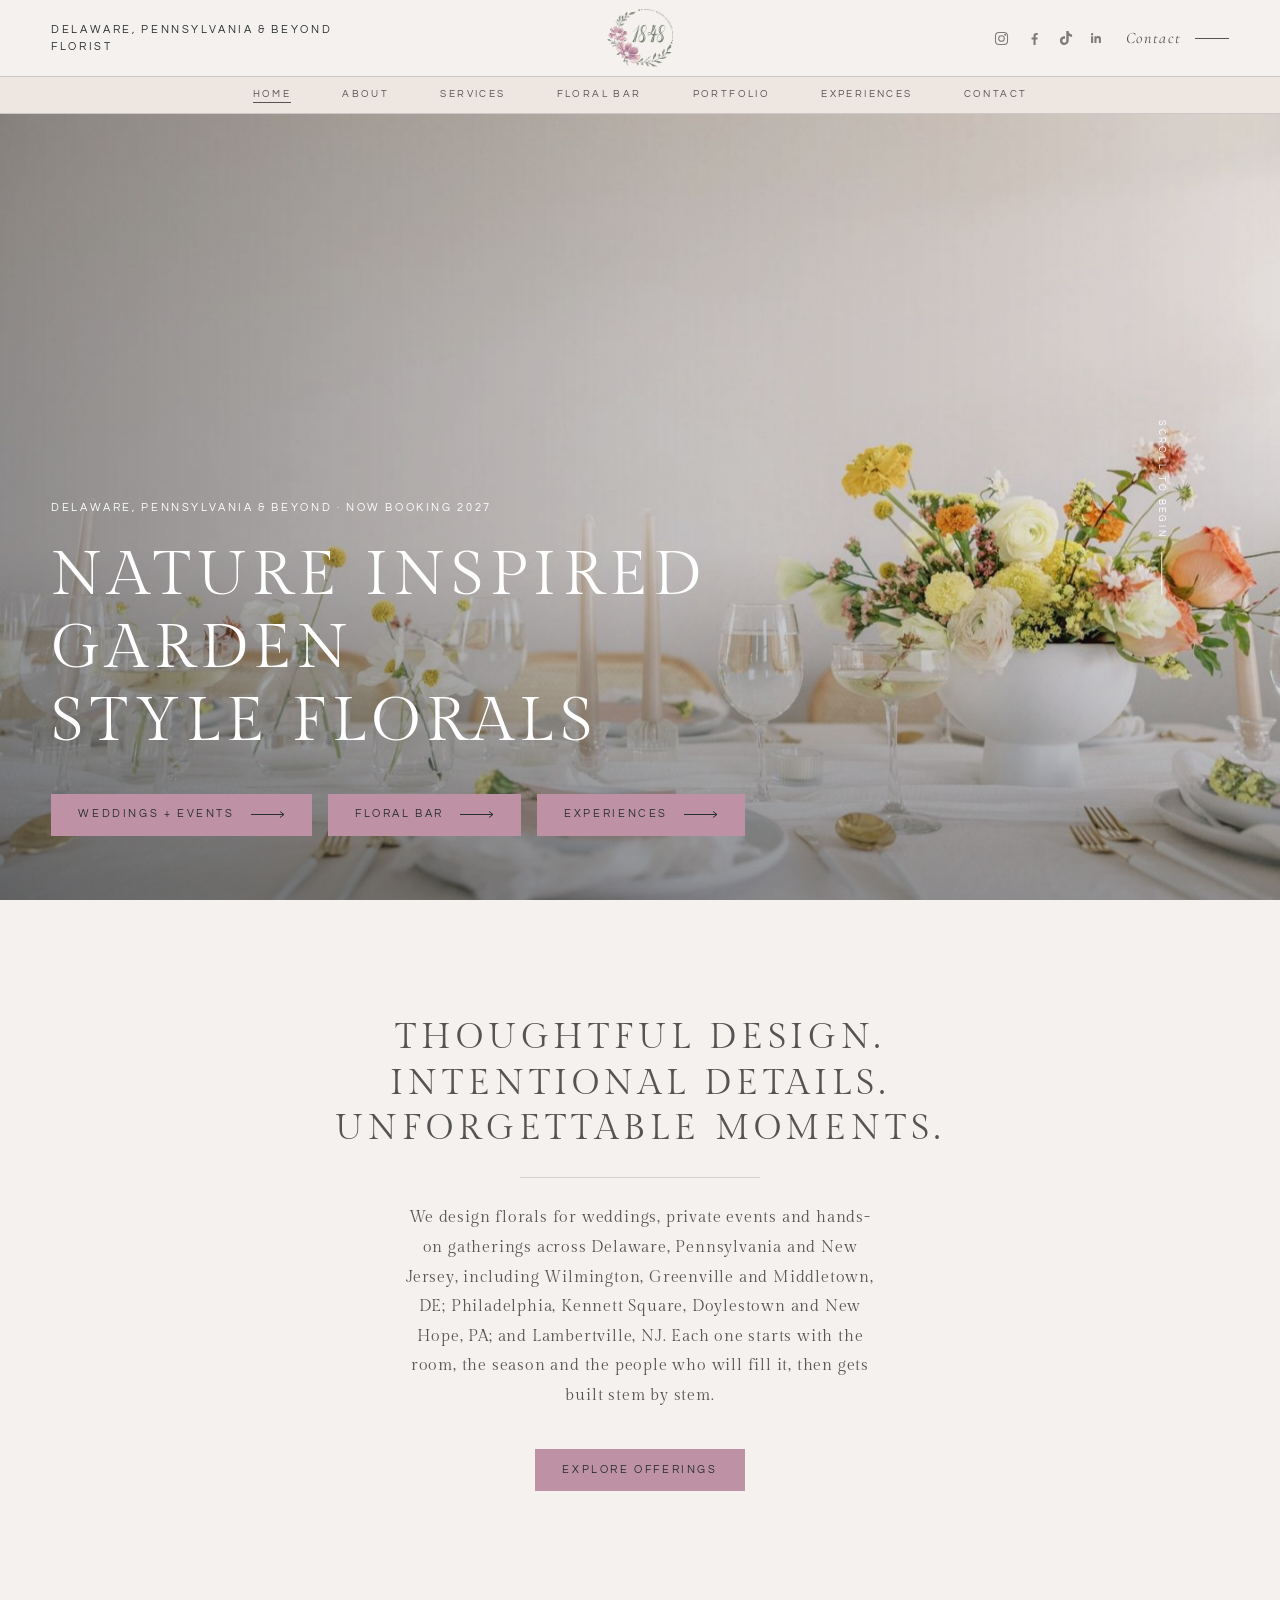
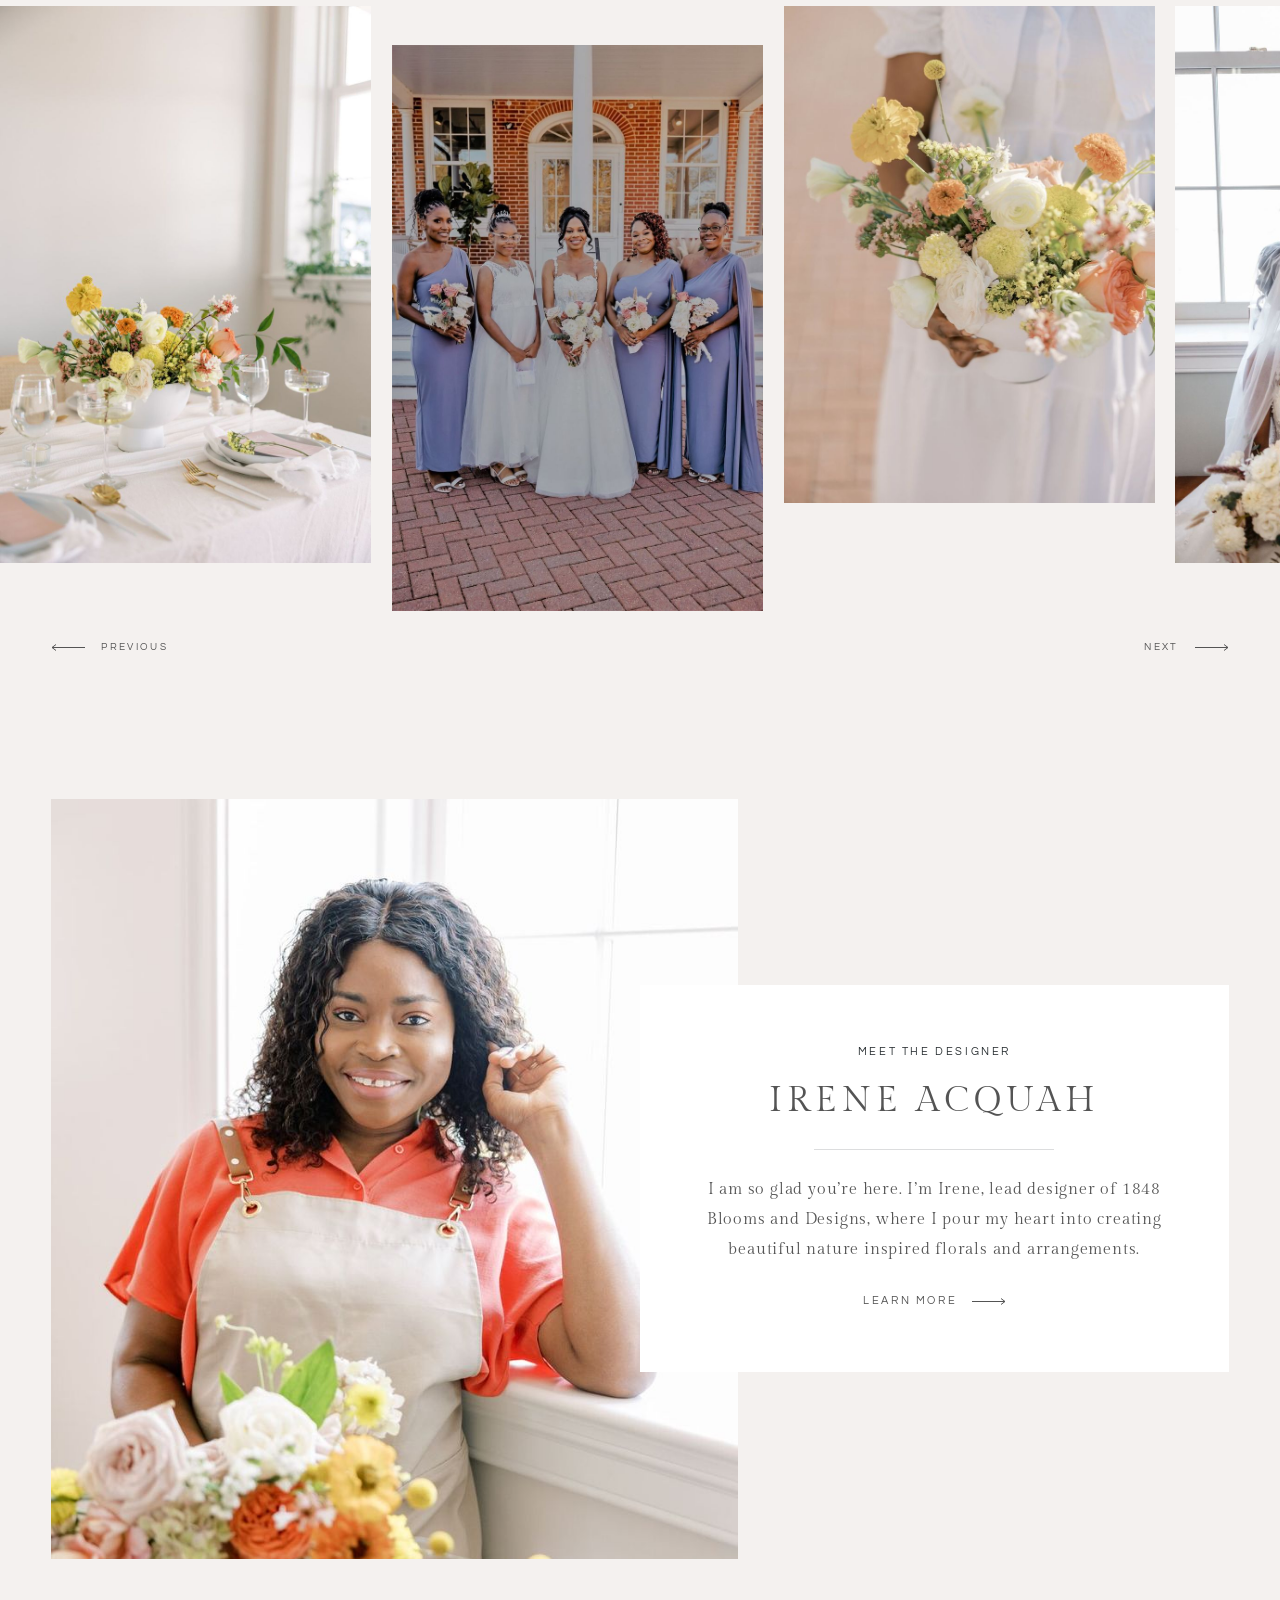
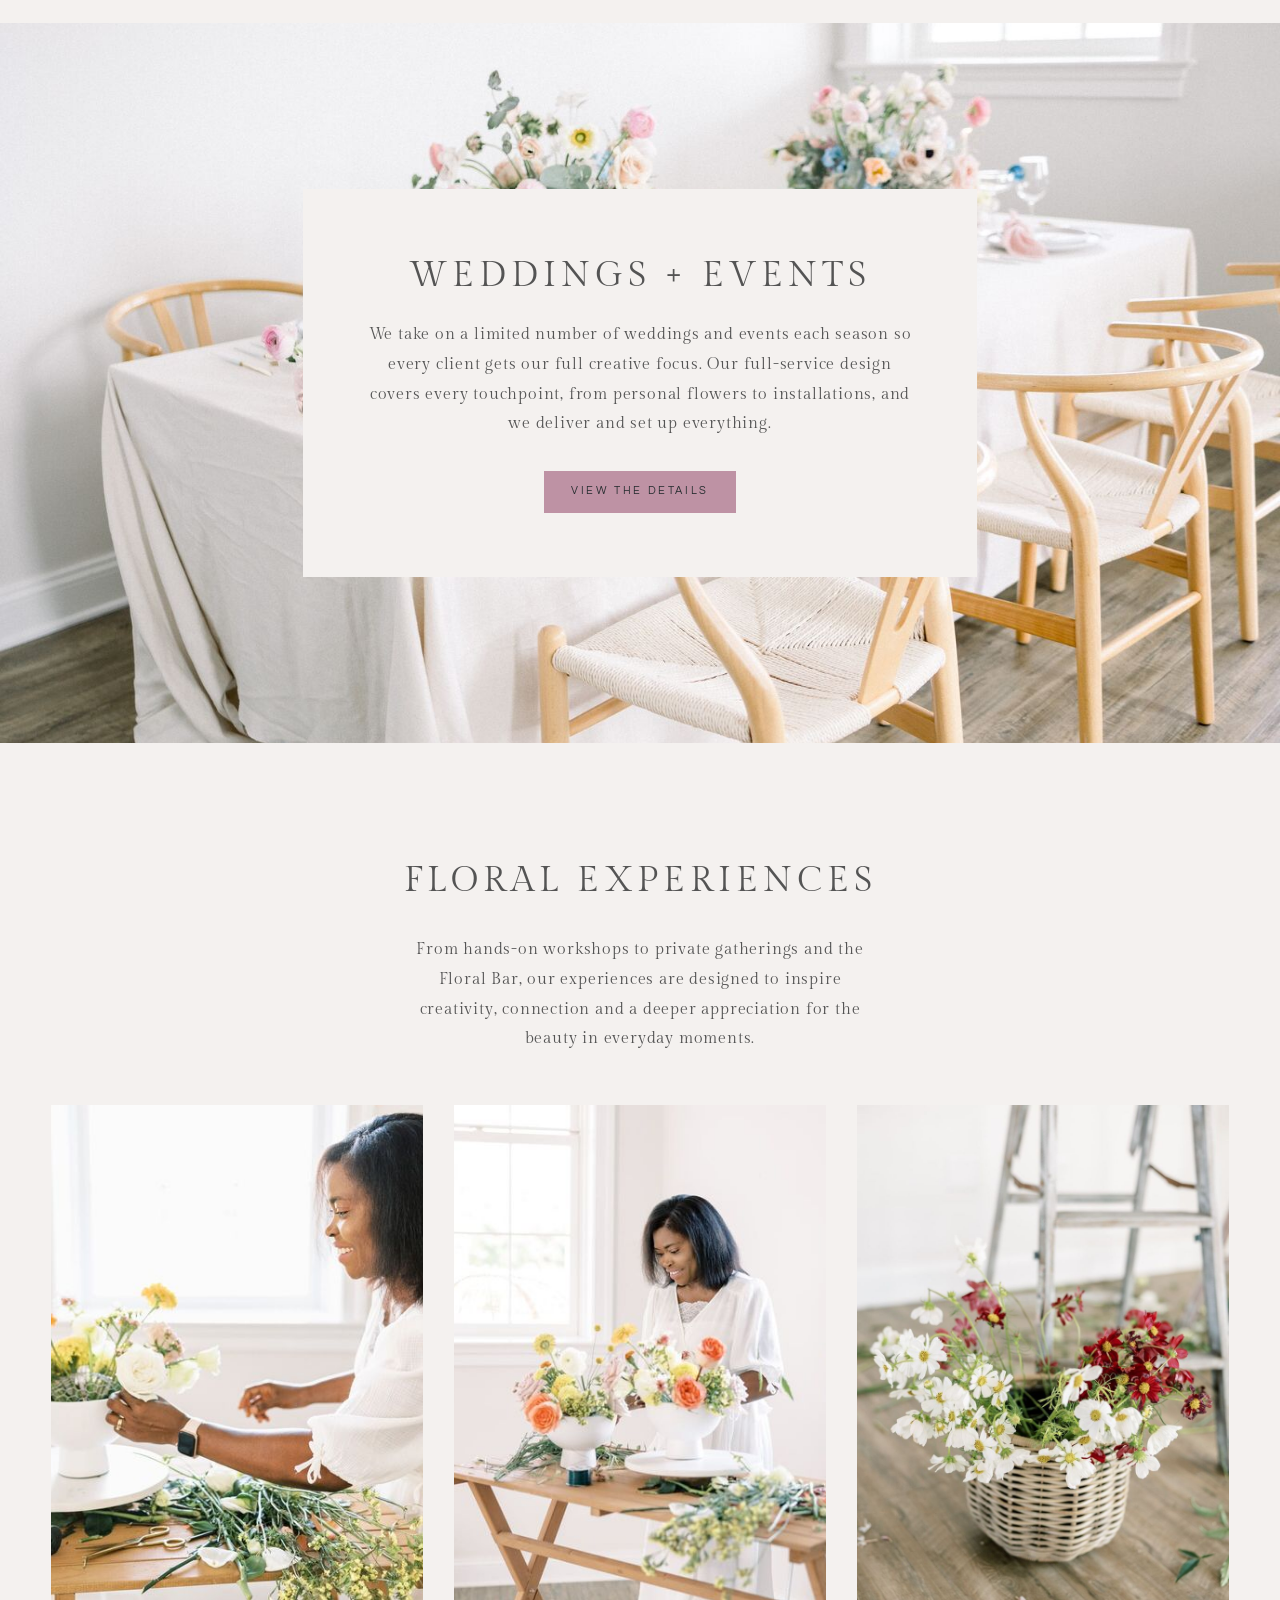
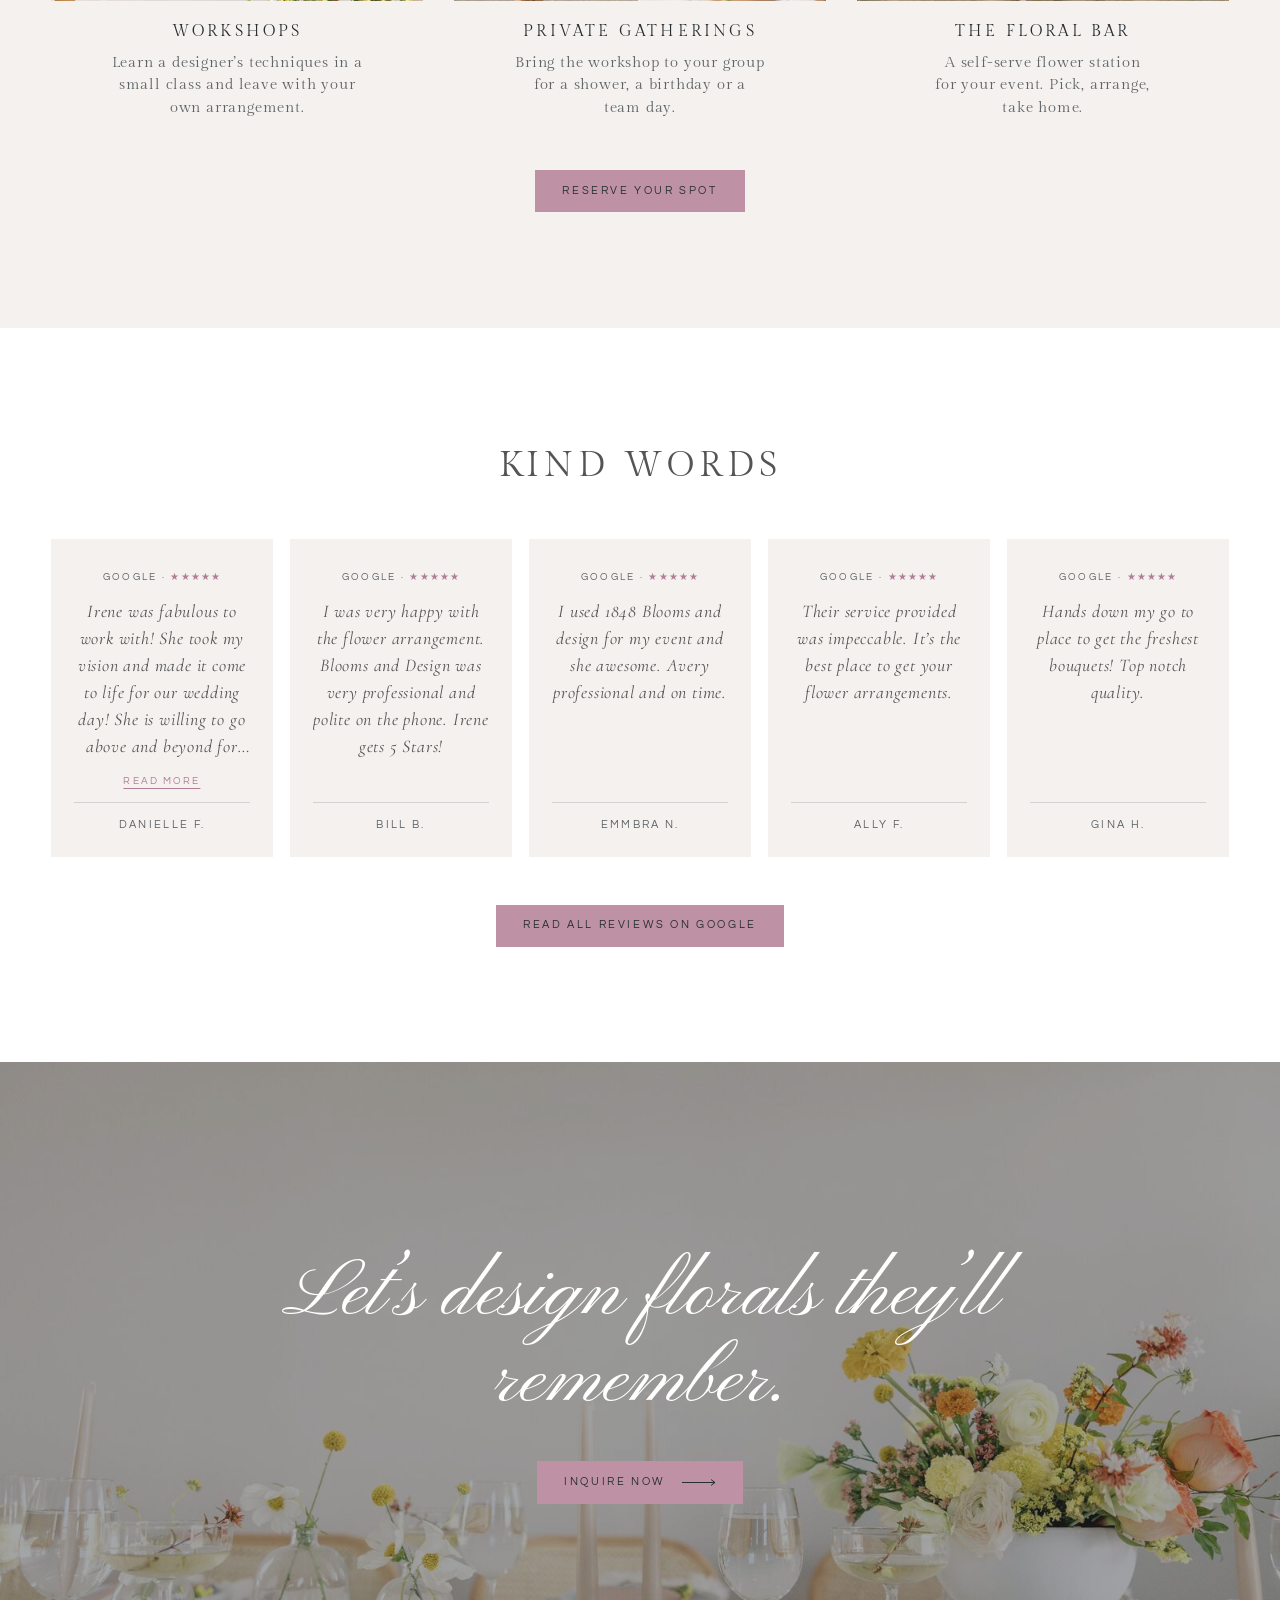
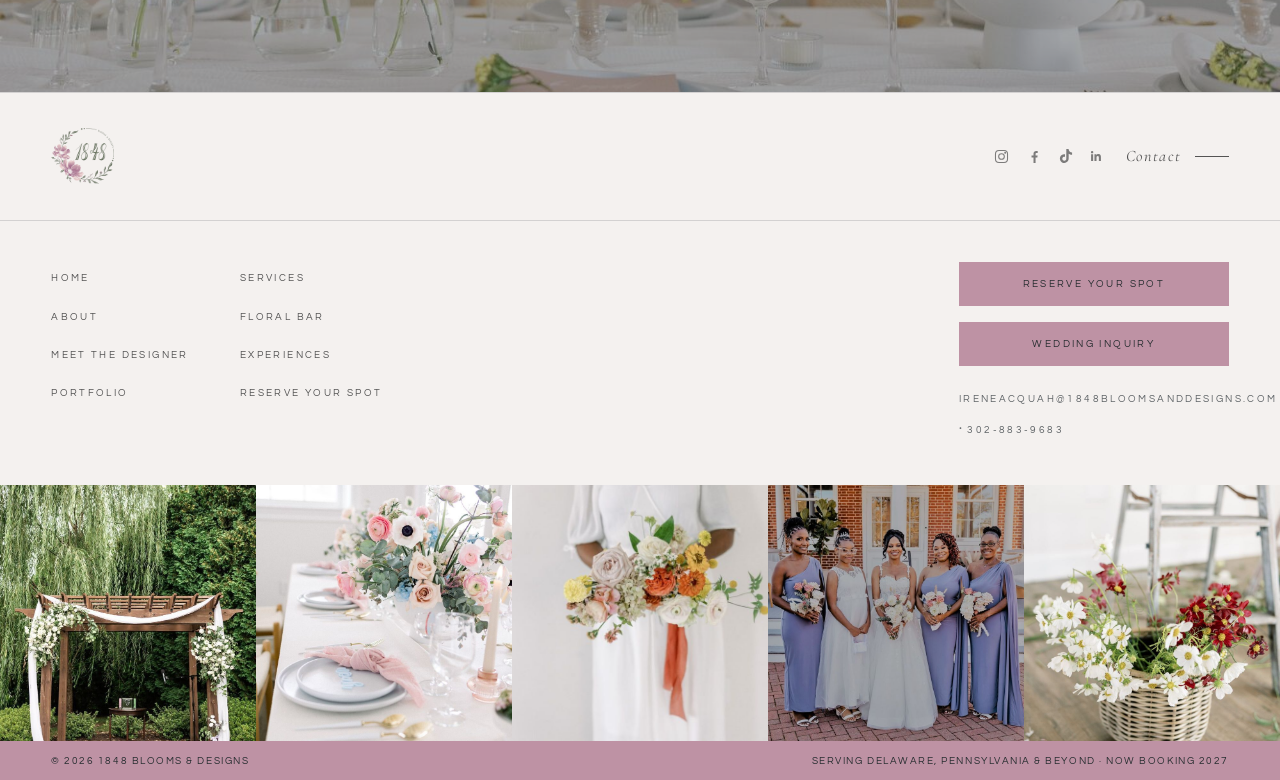
<file: index.html>
<!doctype html>
<html lang="en">
<head>
<meta charset="utf-8">
<meta name="viewport" content="width=device-width, initial-scale=1">
<title>Wedding &amp; Event Florist in Wilmington, DE &amp; Philadelphia, PA | 1848 Blooms</title>
<meta name="description" content="Garden-style wedding and event florist serving Wilmington, Greenville and Middletown, DE; Philadelphia, New Hope and Doylestown, PA; and Lambertville, NJ.">

<link rel="canonical" href="https://1848bloomsanddesigns.com/">
<meta property="og:site_name" content="1848 Blooms &amp; Designs">
<meta property="og:locale" content="en_US">
<meta property="og:title" content="Wedding &amp; Event Florist in Wilmington, DE &amp; Philadelphia, PA | 1848 Blooms">
<meta property="og:description" content="Garden-style wedding and event florist serving Wilmington, Greenville and Middletown, DE; Philadelphia, New Hope and Doylestown, PA; and Lambertville, NJ.">
<meta property="og:type" content="website">
<meta property="og:url" content="https://1848bloomsanddesigns.com/">
<meta property="og:image" content="https://1848bloomsanddesigns.com/assets/img/home-banner.jpg">
<meta property="og:image:width" content="1430">
<meta property="og:image:height" content="953">
<meta name="twitter:card" content="summary_large_image">
<meta name="theme-color" content="#C5A193">
<link rel="icon" type="image/png" href="assets/favicon.png">
<link rel="apple-touch-icon" href="assets/favicon.png">
<link rel="preload" as="image" href="assets/img/home-banner.jpg" imagesrcset="assets/img/sm/home-banner.jpg 800w, assets/img/home-banner.jpg 1430w" imagesizes="100vw" fetchpriority="high">
<link rel="stylesheet" href="assets/site.css?v=21">
<script type="application/ld+json">{"@context": "https://schema.org", "@type": "Florist", "@id": "https://1848bloomsanddesigns.com/#business", "name": "1848 Blooms & Designs", "legalName": "1848 Blooms and Designs LLC", "url": "https://1848bloomsanddesigns.com/", "logo": "https://1848bloomsanddesigns.com/assets/logo.png", "image": ["https://1848bloomsanddesigns.com/assets/img/home-banner.jpg", "https://1848bloomsanddesigns.com/assets/img/kiss-arch.jpg", "https://1848bloomsanddesigns.com/assets/img/bouquet-bright.jpg"], "description": "Nature-inspired, garden-style wedding and event florist serving Wilmington, Greenville and Middletown, DE; Philadelphia, Kennett Square, Doylestown and New Hope, PA; and Lambertville, NJ, plus hands-on floral workshops and the Floral Bar.", "email": "ireneacquah@1848bloomsanddesigns.com", "telephone": "+1-302-883-9683", "founder": {"@type": "Person", "name": "Irene Acquah", "jobTitle": "Lead designer"}, "employee": [{"@type": "Person", "name": "Irene Acquah", "jobTitle": "Lead designer"}, {"@type": "Person", "name": "Jonas Acquah", "jobTitle": "Business manager"}], "areaServed": [{"@type": "City", "name": "Wilmington", "containedInPlace": {"@type": "State", "name": "Delaware"}}, {"@type": "City", "name": "Greenville", "containedInPlace": {"@type": "State", "name": "Delaware"}}, {"@type": "City", "name": "Middletown", "containedInPlace": {"@type": "State", "name": "Delaware"}}, {"@type": "City", "name": "Philadelphia", "containedInPlace": {"@type": "State", "name": "Pennsylvania"}}, {"@type": "City", "name": "Kennett Square", "containedInPlace": {"@type": "State", "name": "Pennsylvania"}}, {"@type": "City", "name": "Doylestown", "containedInPlace": {"@type": "State", "name": "Pennsylvania"}}, {"@type": "City", "name": "New Hope", "containedInPlace": {"@type": "State", "name": "Pennsylvania"}}, {"@type": "City", "name": "Lambertville", "containedInPlace": {"@type": "State", "name": "New Jersey"}}, {"@type": "State", "name": "Delaware"}, {"@type": "State", "name": "Pennsylvania"}, {"@type": "State", "name": "New Jersey"}], "hasMap": "https://www.google.com/maps?cid=16409749098243940665", "sameAs": ["https://www.google.com/maps?cid=16409749098243940665", "https://www.instagram.com/1848BloomsandDesigns", "https://www.facebook.com/1848BloomsandDesigns", "https://www.tiktok.com/@1848bloomsanddesigns", "https://www.linkedin.com/company/1848-blooms-and-designs/"], "knowsAbout": ["Wedding flowers", "Bridal bouquets", "Ceremony florals", "Event florals", "Floral installations", "Floral workshops"], "contactPoint": [{"@type": "ContactPoint", "contactType": "Wedding and event inquiries", "name": "Irene Acquah", "email": "ireneacquah@1848bloomsanddesigns.com", "telephone": "+1-302-883-9683"}, {"@type": "ContactPoint", "contactType": "Business manager", "name": "Jonas Acquah", "email": "jonasacquah@1848bloomsanddesigns.com", "telephone": "+1-302-442-0850"}]}</script>
<script type="application/ld+json">{"@context": "https://schema.org", "@type": "WebSite", "name": "1848 Blooms & Designs", "url": "https://1848bloomsanddesigns.com/"}</script>
</head>
<body>
<a class="skip" href="#main">Skip to content</a>
<header class="hd"><div class="hd__top">
  <p class="flank hd__tag">Delaware, Pennsylvania &amp; Beyond<br>Florist</p>
  <a class="brand" href="index.html" aria-label="1848 Blooms &amp; Designs, home"><img src="assets/logo-sm.png" width="86" height="76" alt="1848 Blooms &amp; Designs"></a>
  <div class="hd__right"><span class="social"><a href="https://www.instagram.com/1848BloomsandDesigns" target="_blank" rel="noopener" aria-label="Instagram"><svg viewBox="0 0 24 24" fill="none" stroke="currentColor" stroke-width="1.5" aria-hidden="true"><rect x="3.500" y="3.500" width="17" height="17" rx="5"/><circle cx="12" cy="12" r="4"/><circle cx="17.200" cy="6.800" r=".6" fill="currentColor"/></svg></a><a href="https://www.facebook.com/1848BloomsandDesigns" target="_blank" rel="noopener" aria-label="Facebook"><svg viewBox="0 0 24 24" aria-hidden="true"><path d="M13.500 21v-7.500h2.500l.4-3h-2.900V8.600c0-.9.3-1.500 1.500-1.500h1.500V4.400c-.3 0-1.200-.1-2.200-.1-2.200 0-3.700 1.300-3.700 3.800v2.400H7.800v3h2.800V21h2.900z"/></svg></a><a href="https://www.tiktok.com/@1848bloomsanddesigns" target="_blank" rel="noopener" aria-label="TikTok"><svg viewBox="0 0 24 24" aria-hidden="true"><path d="M12.53.02c1.31-.02 2.61-.01 3.91-.02.08 1.53.63 3.09 1.75 4.17 1.12 1.11 2.7 1.62 4.24 1.79v4.03c-1.44-.05-2.89-.35-4.2-.97-.57-.26-1.1-.59-1.62-.93-.01 2.92.01 5.84-.02 8.75-.08 1.4-.54 2.79-1.35 3.94-1.31 1.92-3.58 3.17-5.91 3.21-1.43.08-2.86-.31-4.08-1.03-2.02-1.19-3.44-3.37-3.65-5.71-.02-.5-.03-1-.01-1.49.18-1.9 1.12-3.72 2.58-4.96 1.66-1.44 3.98-2.13 6.15-1.72.02 1.48-.04 2.96-.04 4.44-.99-.32-2.15-.23-3.02.37-.63.41-1.11 1.04-1.36 1.75-.21.51-.15 1.07-.14 1.61.24 1.64 1.82 3.02 3.5 2.87 1.12-.01 2.19-.66 2.77-1.61.19-.33.4-.67.41-1.06.1-1.79.06-3.57.07-5.36.01-4.03-.01-8.05.02-12.07z"/></svg></a><a href="https://www.linkedin.com/company/1848-blooms-and-designs/" target="_blank" rel="noopener" aria-label="LinkedIn"><svg viewBox="0 0 24 24" aria-hidden="true"><path d="M20.45 20.45h-3.56v-5.57c0-1.33-.02-3.04-1.85-3.04-1.85 0-2.14 1.45-2.14 2.94v5.67H9.35V9h3.41v1.56h.05c.48-.9 1.64-1.85 3.37-1.85 3.6 0 4.27 2.37 4.27 5.46v6.28zM5.34 7.43a2.06 2.06 0 1 1 0-4.13 2.06 2.06 0 0 1 0 4.13zM7.12 20.45H3.56V9h3.56v11.45z"/></svg></a></span><a class="contact-link" href="contact.html">Contact</a>
    <button class="menu-btn" type="button" aria-expanded="false" aria-controls="mnav"><i aria-hidden="true"></i><span>Menu</span></button></div>
</div></header>
<nav class="primary" aria-label="Main"><a href="index.html" aria-current="page">Home</a><a href="about.html">About</a><a href="services.html">Services</a><a href="floral-bar.html">Floral Bar</a><a href="portfolio.html">Portfolio</a><a href="experiences.html">Experiences</a><a href="contact.html">Contact</a></nav>
<nav class="mnav" id="mnav" aria-label="Menu">
  <ul><li><a href="index.html">Home</a></li><li><a href="about.html">About</a></li><li><a href="designer.html">Meet the designer</a></li><li><a href="services.html">Services</a></li><li><a href="floral-bar.html">Floral Bar</a></li><li><a href="portfolio.html">Portfolio</a></li><li><a href="experiences.html">Experiences</a></li><li><a href="reserve.html">Reserve your spot</a></li><li><a href="contact.html">Contact</a></li></ul>
  <div class="foot-line"><span>Serving Delaware, Pennsylvania &amp; Beyond</span><span>Now booking 2027</span></div>
</nav>
<main id="main">

<section class="hero">
  <img class="hero__img" src="assets/img/home-banner.jpg" srcset="assets/img/sm/home-banner.jpg 800w, assets/img/home-banner.jpg 1430w" sizes="100vw" width="1430" height="953" alt="A long white table set with candles, glassware and a low arrangement of yellow, peach and white flowers beside a window" fetchpriority="high" >
  <div class="hero__body">
    <span class="eyebrow">Delaware, Pennsylvania &amp; Beyond &middot; Now booking 2027</span>
    <h1>Nature inspired garden style florals</h1>
    <div class="btn-row">
      <a class="btn btn--arrow" href="services.html">Weddings + events</a>
      <a class="btn btn--arrow" href="floral-bar.html">Floral Bar</a>
      <a class="btn btn--arrow" href="experiences.html">Experiences</a>
    </div>
  </div>
  <span class="scroll-cue" aria-hidden="true">Scroll to begin</span>
</section>

<section class="intro">
  <div class="wrap">
    <h2 class="dsp">Thoughtful design. Intentional details. Unforgettable moments.</h2>
    <span class="rule"></span>
    <p>We design florals for weddings, private events and hands-on gatherings across Delaware, Pennsylvania and New Jersey, including Wilmington, Greenville and Middletown, DE; Philadelphia, Kennett Square, Doylestown and New Hope, PA; and Lambertville, NJ. Each one starts with the room, the season and the people who will fill it, then gets built stem by stem.</p>
    <div class="btn-row"><a class="btn" href="services.html">Explore offerings</a></div>
  </div>
</section>

<section class="rail-wrap" aria-label="Recent work">
  <div class="rail" data-rail><figure style="--ar:0.667"><img src="assets/img/table-window.jpg" srcset="assets/img/sm/table-window.jpg 800w, assets/img/table-window.jpg 1067w" sizes="(max-width: 560px) 68vw, (max-width: 1450px) 29vw, 420px" width="1067" height="1600" alt="A bright table by a window with a centerpiece of yellow and orange flowers" loading="lazy" decoding="async" ></figure><figure style="--ar:0.656"><img src="assets/img/bridesmaids.jpg" srcset="assets/img/sm/bridesmaids.jpg 800w, assets/img/bridesmaids.jpg 1049w" sizes="(max-width: 560px) 68vw, (max-width: 1450px) 29vw, 420px" width="1049" height="1600" alt="Bridesmaids in lavender dresses holding white bouquets on a brick patio" loading="lazy" decoding="async" ></figure><figure style="--ar:0.747"><img src="assets/img/bouquet-bright.jpg" srcset="assets/img/sm/bouquet-bright.jpg 800w, assets/img/bouquet-bright.jpg 1195w" sizes="(max-width: 560px) 68vw, (max-width: 1450px) 29vw, 420px" width="1195" height="1600" alt="A bright bridal bouquet of yellow, coral and blush flowers held against a white dress" loading="lazy" decoding="async" ></figure><figure style="--ar:0.667"><img src="assets/img/couple-window.jpg" srcset="assets/img/sm/couple-window.jpg 800w, assets/img/couple-window.jpg 1067w" sizes="(max-width: 560px) 68vw, (max-width: 1450px) 29vw, 420px" width="1067" height="1600" alt="A bride and groom sharing a quiet moment at a window, her bouquet in hand" loading="lazy" decoding="async" ></figure><figure style="--ar:0.667"><img src="assets/img/pastel-table-a.jpg" srcset="assets/img/sm/pastel-table-a.jpg 800w, assets/img/pastel-table-a.jpg 1067w" sizes="(max-width: 560px) 68vw, (max-width: 1450px) 29vw, 420px" width="1067" height="1600" alt="A pink and cream event table with a tall pastel arrangement and a taper candle" loading="lazy" decoding="async" ></figure><figure style="--ar:1.501"><img src="assets/img/arch-pampas.jpg" srcset="assets/img/sm/arch-pampas.jpg 800w, assets/img/arch-pampas.jpg 1600w" sizes="(max-width: 560px) 68vw, (max-width: 1450px) 29vw, 420px" width="1600" height="1066" alt="A wooden triangle ceremony arch dressed with pampas grass and dried flowers" loading="lazy" decoding="async" ></figure><figure style="--ar:0.667"><img src="assets/img/bouquet-chair.jpg" srcset="assets/img/sm/bouquet-chair.jpg 800w, assets/img/bouquet-chair.jpg 1067w" sizes="(max-width: 560px) 68vw, (max-width: 1450px) 29vw, 420px" width="1067" height="1600" alt="A pink and blue bouquet with a pale blue ribbon resting on a wooden chair" loading="lazy" decoding="async" ></figure><figure style="--ar:1.5"><img src="assets/img/installation-hanging.jpg" srcset="assets/img/sm/installation-hanging.jpg 800w, assets/img/installation-hanging.jpg 1600w" sizes="(max-width: 560px) 68vw, (max-width: 1450px) 29vw, 420px" width="1600" height="1067" alt="A long hanging floral installation of pink, magenta and white flowers" loading="lazy" decoding="async" ></figure><figure style="--ar:0.667"><img src="assets/img/tablescape-citrus.jpg" srcset="assets/img/sm/tablescape-citrus.jpg 800w, assets/img/tablescape-citrus.jpg 1067w" sizes="(max-width: 560px) 68vw, (max-width: 1450px) 29vw, 420px" width="1067" height="1600" alt="A centerpiece of orange roses and yellow blooms on a linen-covered table" loading="lazy" decoding="async" ></figure><figure style="--ar:1.5"><img src="assets/img/bouquet-ribbon.jpg" srcset="assets/img/sm/bouquet-ribbon.jpg 800w, assets/img/bouquet-ribbon.jpg 1600w" sizes="(max-width: 560px) 68vw, (max-width: 1450px) 29vw, 420px" width="1600" height="1067" alt="A pastel and coral bouquet tied with a rust-colored ribbon" loading="lazy" decoding="async" ></figure></div>
  <div class="rail-ctl"><button type="button" class="prev" data-prev><i></i>Previous</button><button type="button" class="next" data-next>Next<i></i></button></div>
</section>

<section class="bio">
  <div class="bio__img"><img src="assets/img/designer-smile.jpg" srcset="assets/img/sm/designer-smile.jpg 800w, assets/img/designer-smile.jpg 1067w" sizes="(max-width: 900px) 100vw, 50vw" width="1067" height="1600" alt="The designer smiling in a beige apron, holding a bouquet of white, yellow and orange flowers" loading="lazy" decoding="async" ></div>
  <div class="bio__card">
    <span class="eyebrow">Meet the designer</span>
    <h2 class="dsp">Irene Acquah</h2>
    <span class="rule"></span>
    <p>I am so glad you’re here. I’m Irene, lead designer of 1848 Blooms and Designs, where I pour my heart into creating beautiful nature inspired florals and arrangements.</p>
    <a class="arrow-link" href="designer.html">Learn more</a>
  </div>
</section>

<section class="feature">
  <img src="assets/img/table-long-pastel.jpg" srcset="assets/img/sm/table-long-pastel.jpg 800w, assets/img/table-long-pastel.jpg 1600w" sizes="100vw" width="1600" height="1067" alt="A long white table set with pastel centerpieces and wishbone chairs in a bright room" loading="lazy" decoding="async" >
  <div class="feature__card">
    <h2 class="dsp">Weddings + events</h2>
    <p>We take on a limited number of weddings and events each season so every client gets our full creative focus. Our full-service design covers every touchpoint, from personal flowers to installations, and we deliver and set up everything.</p>
    <a class="btn" href="services.html">View the details</a>
  </div>
</section>

<section class="section">
  <div class="wrap">
    <h2 class="dsp" style="text-align:center">Floral experiences</h2>
    <p class="sec-intro">From hands-on workshops to private gatherings and the Floral Bar, our experiences are designed to inspire creativity, connection and a deeper appreciation for the beauty in everyday moments.</p>
    <div class="cards">
      <figure><a href="experiences.html"><div class="ph-img"><img src="assets/img/designing-table.jpg" srcset="assets/img/sm/designing-table.jpg 800w, assets/img/designing-table.jpg 1600w" sizes="(max-width: 860px) 100vw, 33vw" width="1600" height="1067" alt="A florist arranging yellow and white flowers at a table in a bright room" loading="lazy" decoding="async" style="object-position:70% 50%"></div><h3>Workshops</h3></a><figcaption><p>Learn a designer’s techniques in a small class and leave with your own arrangement.</p></figcaption></figure>
      <figure><a href="experiences.html"><div class="ph-img"><img src="assets/img/designer-making.jpg" srcset="assets/img/sm/designer-making.jpg 800w, assets/img/designer-making.jpg 1600w" sizes="(max-width: 860px) 100vw, 33vw" width="1600" height="1067" alt="A designer arranging flowers in white bowls at a wooden table" loading="lazy" decoding="async" style="object-position:30% 50%"></div><h3>Private gatherings</h3></a><figcaption><p>Bring the workshop to your group for a shower, a birthday or a team day.</p></figcaption></figure>
      <figure><a href="floral-bar.html"><div class="ph-img"><img src="assets/img/ladder-daisies.jpg" srcset="assets/img/sm/ladder-daisies.jpg 800w, assets/img/ladder-daisies.jpg 1067w" sizes="(max-width: 860px) 100vw, 33vw" width="1067" height="1600" alt="Daisies and cosmos in a woven basket at the foot of a wooden ladder" loading="lazy" decoding="async" ></div><h3>The Floral Bar</h3></a><figcaption><p>A self-serve flower station for your event. Pick, arrange, take home.</p></figcaption></figure>
    </div>
    <div class="btn-row btn-row--center" style="margin-top:clamp(2.2rem,4vw,3.6rem)"><a class="btn" href="reserve.html">Reserve your spot</a></div>
  </div>
</section>

<section class="section band-paper2">
  <div class="wrap">
    <h2 class="dsp" style="text-align:center;margin-bottom:clamp(2rem,4vw,3.5rem)">Kind words</h2>
    <div class="rev">
      <figure class="rc"><span class="src">Google &middot; <span class="stars" aria-label="5 out of 5 stars">★★★★★</span></span><blockquote>Irene was fabulous to work with! She took my vision and made it come to life for our wedding day! She is willing to go above and beyond for ideas. My lavender, eucalyptus, and sage came together beautifully. I cannot express enough how amazing she was to work with. Thank you for taking my ideas and making them as beautiful as I could imagine.</blockquote><button type="button" class="more" hidden aria-expanded="false">Read more</button><cite>Danielle F.</cite></figure>
      <figure class="rc"><span class="src">Google &middot; <span class="stars" aria-label="5 out of 5 stars">★★★★★</span></span><blockquote>I was very happy with the flower arrangement. Blooms and Design was very professional and polite on the phone. Irene gets 5 Stars!</blockquote><button type="button" class="more" hidden aria-expanded="false">Read more</button><cite>Bill B.</cite></figure>
      <figure class="rc"><span class="src">Google &middot; <span class="stars" aria-label="5 out of 5 stars">★★★★★</span></span><blockquote>I used 1848 Blooms and design for my event and she awesome. Avery professional and on time.</blockquote><button type="button" class="more" hidden aria-expanded="false">Read more</button><cite>Emmbra N.</cite></figure>
      <figure class="rc"><span class="src">Google &middot; <span class="stars" aria-label="5 out of 5 stars">★★★★★</span></span><blockquote>Their service provided was impeccable. It’s the best place to get your flower arrangements.</blockquote><button type="button" class="more" hidden aria-expanded="false">Read more</button><cite>Ally F.</cite></figure>
      <figure class="rc"><span class="src">Google &middot; <span class="stars" aria-label="5 out of 5 stars">★★★★★</span></span><blockquote>Hands down my go to place to get the freshest bouquets! Top notch quality.</blockquote><button type="button" class="more" hidden aria-expanded="false">Read more</button><cite>Gina H.</cite></figure>
    </div>
    <div class="btn-row btn-row--center" style="margin-top:clamp(2rem,4vw,3rem)"><a class="btn" href="https://www.google.com/maps?cid=16409749098243940665" target="_blank" rel="noopener">Read all reviews on Google</a></div>
  </div>
</section>

<section class="closing">
  <img src="assets/img/centerpiece-wide-b.jpg" srcset="assets/img/sm/centerpiece-wide-b.jpg 800w, assets/img/centerpiece-wide-b.jpg 1600w" sizes="100vw" width="1600" height="1067" alt="A wide reception table with a lush centerpiece of roses, pampas and greenery" loading="lazy" decoding="async" >
  <div><span class="script">Let’s design florals they’ll remember.</span><a class="btn btn--arrow" href="contact.html">Inquire now</a></div>
</section>

</main>
<footer class="site-footer">
  <div class="f-top"><a class="brand" href="index.html" aria-label="1848 Blooms &amp; Designs, home"><img src="assets/logo-sm.png" width="86" height="76" alt="1848 Blooms &amp; Designs"></a><div class="hd__right"><span class="social"><a href="https://www.instagram.com/1848BloomsandDesigns" target="_blank" rel="noopener" aria-label="Instagram"><svg viewBox="0 0 24 24" fill="none" stroke="currentColor" stroke-width="1.5" aria-hidden="true"><rect x="3.500" y="3.500" width="17" height="17" rx="5"/><circle cx="12" cy="12" r="4"/><circle cx="17.200" cy="6.800" r=".6" fill="currentColor"/></svg></a><a href="https://www.facebook.com/1848BloomsandDesigns" target="_blank" rel="noopener" aria-label="Facebook"><svg viewBox="0 0 24 24" aria-hidden="true"><path d="M13.500 21v-7.500h2.500l.4-3h-2.900V8.600c0-.9.3-1.500 1.500-1.500h1.500V4.400c-.3 0-1.200-.1-2.200-.1-2.200 0-3.700 1.300-3.700 3.800v2.400H7.800v3h2.800V21h2.900z"/></svg></a><a href="https://www.tiktok.com/@1848bloomsanddesigns" target="_blank" rel="noopener" aria-label="TikTok"><svg viewBox="0 0 24 24" aria-hidden="true"><path d="M12.53.02c1.31-.02 2.61-.01 3.91-.02.08 1.53.63 3.09 1.75 4.17 1.12 1.11 2.7 1.62 4.24 1.79v4.03c-1.44-.05-2.89-.35-4.2-.97-.57-.26-1.1-.59-1.62-.93-.01 2.92.01 5.84-.02 8.75-.08 1.4-.54 2.79-1.35 3.94-1.31 1.92-3.58 3.17-5.91 3.21-1.43.08-2.86-.31-4.08-1.03-2.02-1.19-3.44-3.37-3.65-5.71-.02-.5-.03-1-.01-1.49.18-1.9 1.12-3.72 2.58-4.96 1.66-1.44 3.98-2.13 6.15-1.72.02 1.48-.04 2.96-.04 4.44-.99-.32-2.15-.23-3.02.37-.63.41-1.11 1.04-1.36 1.75-.21.51-.15 1.07-.14 1.61.24 1.64 1.82 3.02 3.5 2.87 1.12-.01 2.19-.66 2.77-1.61.19-.33.4-.67.41-1.06.1-1.79.06-3.57.07-5.36.01-4.03-.01-8.05.02-12.07z"/></svg></a><a href="https://www.linkedin.com/company/1848-blooms-and-designs/" target="_blank" rel="noopener" aria-label="LinkedIn"><svg viewBox="0 0 24 24" aria-hidden="true"><path d="M20.45 20.45h-3.56v-5.57c0-1.33-.02-3.04-1.85-3.04-1.85 0-2.14 1.45-2.14 2.94v5.67H9.35V9h3.41v1.56h.05c.48-.9 1.64-1.85 3.37-1.85 3.6 0 4.27 2.37 4.27 5.46v6.28zM5.34 7.43a2.06 2.06 0 1 1 0-4.13 2.06 2.06 0 0 1 0 4.13zM7.12 20.45H3.56V9h3.56v11.45z"/></svg></a></span><a class="contact-link" href="contact.html">Contact</a></div></div>
  <div class="f-mid">
    <ul><li><a href="index.html">Home</a></li><li><a href="about.html">About</a></li><li><a href="designer.html">Meet the designer</a></li><li><a href="portfolio.html">Portfolio</a></li></ul>
    <ul><li><a href="services.html">Services</a></li><li><a href="floral-bar.html">Floral Bar</a></li><li><a href="experiences.html">Experiences</a></li><li><a href="reserve.html">Reserve your spot</a></li></ul>
    <div class="f-btns"><a class="btn" href="reserve.html">Reserve your spot</a><a class="btn" href="wedding.html" data-wm-open>Wedding inquiry</a>
      <p class="f-note"><a href="mailto:ireneacquah@1848bloomsanddesigns.com">ireneacquah@1848bloomsanddesigns.com</a> &middot; <a href="tel:+13028839683">302-883-9683</a></p></div>
  </div>
  <div class="f-thumbs"><img src="assets/img/arch-willow.jpg" srcset="assets/img/sm/arch-willow.jpg 800w, assets/img/arch-willow.jpg 981w" sizes="(max-width: 560px) 33vw, 20vw" width="981" height="1284" alt="A wooden wedding arch with white flowers" loading="lazy" decoding="async" ><img src="assets/img/pastel-table-a.jpg" srcset="assets/img/sm/pastel-table-a.jpg 800w, assets/img/pastel-table-a.jpg 1067w" sizes="(max-width: 560px) 33vw, 20vw" width="1067" height="1600" alt="A pastel event table with a tall floral arrangement" loading="lazy" decoding="async" ><img src="assets/img/bouquet-ribbon.jpg" srcset="assets/img/sm/bouquet-ribbon.jpg 800w, assets/img/bouquet-ribbon.jpg 1600w" sizes="(max-width: 560px) 33vw, 20vw" width="1600" height="1067" alt="A pastel bridal bouquet with a rust ribbon" loading="lazy" decoding="async" ><img src="assets/img/bridesmaids.jpg" srcset="assets/img/sm/bridesmaids.jpg 800w, assets/img/bridesmaids.jpg 1049w" sizes="(max-width: 560px) 33vw, 20vw" width="1049" height="1600" alt="Bridesmaids holding white bouquets" loading="lazy" decoding="async" ><img src="assets/img/ladder-daisies.jpg" srcset="assets/img/sm/ladder-daisies.jpg 800w, assets/img/ladder-daisies.jpg 1067w" sizes="(max-width: 560px) 33vw, 20vw" width="1067" height="1600" alt="Daisies in a woven basket" loading="lazy" decoding="async" ></div>
  <div class="legal"><span>&copy; <span data-year>2026</span> 1848 Blooms &amp; Designs</span><span>Serving Delaware, Pennsylvania &amp; Beyond &middot; Now booking 2027</span></div>
</footer>
<dialog class="wm" id="wm" aria-labelledby="wm-head">
  <div class="wm__panel">
    <div class="wm__art" aria-hidden="true"><img class="wm__img" src="assets/img/bouquet-white-b.jpg" srcset="assets/img/sm/bouquet-white-b.jpg 800w, assets/img/bouquet-white-b.jpg 1132w" sizes="(max-width: 900px) 100vw, 50vw" width="1132" height="1600" alt="" loading="lazy" decoding="async" ><p class="wm__quote">Refined, nature-inspired florals for weddings and events.</p></div>
    <form class="wm__form" data-wm novalidate>
      <div class="wm__top">
        <p class="wm__brand" id="wm-head">Wedding &amp; event inquiry</p>
        <button type="button" class="wm__x" data-wm-close aria-label="Close">&times;</button>
        <div class="wm__bar" role="progressbar" aria-valuemin="1" aria-valuemax="6" aria-valuenow="1"><i></i></div>
        <p class="wm__count" aria-live="polite">Step <b data-wm-n>1</b> of 6</p>
      </div>
      <div class="wm__body">
        <section class="wm__step" data-step="1">
      <p class="wm__kicker">Let&rsquo;s start with you</p>
      <h2 class="wm__title" tabindex="-1">Welcome</h2>
      <p class="wm__desc">We&rsquo;re honored you&rsquo;re considering 1848 Blooms &amp; Designs. We design refined, nature-inspired floral experiences for weddings and events. A few details so we know how to reach you.</p>
      <div class="wm__fields">
        <div class="field"><label for="wm-name">Full name</label><input id="wm-name" name="name" autocomplete="name" required><p class="err">Enter your full name.</p></div>
        <div class="field"><label for="wm-email">Email address</label><input id="wm-email" name="email" type="email" autocomplete="email" required><p class="err">Enter a valid email address.</p></div>
        <div class="field"><label for="wm-phone">Phone number</label><input id="wm-phone" name="phone" type="tel" autocomplete="tel" required><p class="err">Enter your phone number.</p></div></div>
    </section><section class="wm__step" data-step="2" hidden>
      <p class="wm__kicker">Tell us about your event</p>
      <h2 class="wm__title" tabindex="-1">Your event</h2>
      <p class="wm__desc">This is where your vision begins to take shape.</p>
      <div class="wm__fields">
        <fieldset class="field"><legend>Event type</legend><div class="wm-chips"><label class=""><input type="radio" name="event_type" value="Wedding"><span>Wedding</span></label><label class=""><input type="radio" name="event_type" value="Bridal Shower"><span>Bridal Shower</span></label><label class=""><input type="radio" name="event_type" value="Baby Shower"><span>Baby Shower</span></label><label class=""><input type="radio" name="event_type" value="Dinner Party"><span>Dinner Party</span></label><label class=""><input type="radio" name="event_type" value="Corporate Event"><span>Corporate Event</span></label><label class=""><input type="radio" name="event_type" value="Other"><span>Other</span></label></div><p class="err">Choose your event type.</p></fieldset>
        <div class="field"><label for="wm-date">Event date</label><input id="wm-date" name="event_date" type="date" required><p class="err">Choose your event date.</p></div>
        <div class="field"><label for="wm-venue">Event location (venue and city)</label><input id="wm-venue" name="event_location" placeholder="The Barn at Spring Brook, Kennett Square" required><p class="err">Enter the venue and city.</p></div></div>
    </section><section class="wm__step" data-step="3" hidden>
      <p class="wm__kicker">Your vision &amp; aesthetic</p>
      <h2 class="wm__title" tabindex="-1">Your vision</h2>
      <p class="wm__desc">Tell us how you picture the day.</p>
      <div class="wm__fields">
        <div class="field"><label for="wm-words">Describe your event in a few words</label><textarea id="wm-words" name="event_description" rows="3" placeholder="Elegant, modern, romantic, minimal" required></textarea><p class="err">Give us a few words.</p></div>
        <div class="field"><label for="wm-colors">Color palette</label><input id="wm-colors" name="color_palette" placeholder="Blush, ivory and sage" required><p class="err">Share your color palette.</p></div>
        <div class="field" data-insp><label for="wm-link">Inspiration photos or Pinterest link</label><input id="wm-link" name="pinterest_link" type="url" inputmode="url" placeholder="Paste a Pinterest board or link">
          <label class="wm-file"><input type="file" name="attachment" accept="image/*" multiple><span>Or upload photos</span><em data-files>JPG or PNG, up to 5 MB each</em></label>
          <p class="err">Add a Pinterest link or upload at least one photo.</p></div></div>
    </section><section class="wm__step" data-step="4" hidden>
      <p class="wm__kicker">Floral elements</p>
      <h2 class="wm__title" tabindex="-1">What are you dreaming of?</h2>
      <p class="wm__desc">Select the floral elements you&rsquo;re interested in. Choose as many as you like.</p>
      <div class="wm__fields">
        <fieldset class="field"><legend class="sr">Which floral elements are you considering?</legend><div class="wm-cards"><label class=""><input type="checkbox" name="floral_elements" value="Bridal Bouquet"><span>Bridal Bouquet</span></label><label class=""><input type="checkbox" name="floral_elements" value="Centerpieces"><span>Centerpieces</span></label><label class=""><input type="checkbox" name="floral_elements" value="Ceremony Florals"><span>Ceremony Florals</span></label><label class=""><input type="checkbox" name="floral_elements" value="Floral Installations"><span>Floral Installations</span></label><label class=""><input type="checkbox" name="floral_elements" value="Floral Bar Experience"><span>Floral Bar Experience</span></label><label class=""><input type="checkbox" name="floral_elements" value="Weekly / Corporate Florals"><span>Weekly / Corporate Florals</span></label></div><p class="err">Choose at least one.</p></fieldset></div>
    </section><section class="wm__step" data-step="5" hidden>
      <p class="wm__kicker">Your investment</p>
      <h2 class="wm__title" tabindex="-1">Estimated floral budget</h2>
      <p class="wm__desc">Understanding your investment range allows us to design intentionally and align with your vision.</p>
      <div class="wm__fields">
        <fieldset class="field"><legend class="sr">Estimated floral budget</legend><div class="wm-cards wm-cards--2"><label class=""><input type="radio" name="floral_budget" value="$500 to $1,000"><span>$500 to $1,000</span></label><label class=""><input type="radio" name="floral_budget" value="$1,000 to $2,500"><span>$1,000 to $2,500</span></label><label class=""><input type="radio" name="floral_budget" value="$2,500 to $5,000"><span>$2,500 to $5,000</span></label><label class=""><input type="radio" name="floral_budget" value="$5,000+"><span>$5,000+</span></label></div><p class="err">Choose a budget range.</p></fieldset></div>
    </section><section class="wm__step" data-step="6" hidden>
      <p class="wm__kicker">One final detail</p>
      <h2 class="wm__title" tabindex="-1">The feeling</h2>
      <p class="wm__desc">A final note to help us understand your vision more deeply.</p>
      <div class="wm__fields">
        <div class="field"><label for="wm-feel">What feeling or experience do you want your florals to create?</label><textarea id="wm-feel" name="desired_feeling" rows="5" required></textarea><p class="err">Tell us a little about the feeling you want.</p></div></div>
    </section>
        <section class="wm__step wm__done" data-step="done" hidden>
          <img src="assets/logo.png" width="86" height="76" alt="">
          <h2 class="wm__title" tabindex="-1">Thank you<span data-wm-who></span></h2>
          <p class="wm__desc">We received your inquiry. Irene will reply by email within 24 hours to set up a time to talk about your florals.</p>
          <button type="button" class="btn" data-wm-close>Close</button>
        </section>
      </div>
      <div class="hp" aria-hidden="true"><label>Leave this empty<input name="website" tabindex="-1" autocomplete="off"></label></div>
      <div class="wm__nav">
        <div class="notice" role="status"></div>
        <button type="button" class="wm__back" data-wm-back hidden>Back</button>
        <button type="submit" class="btn" data-wm-next>Next</button>
      </div>
    </form>
  </div>
</dialog>
<script src="assets/site.js?v=6"></script>
</body>
</html>
</file>
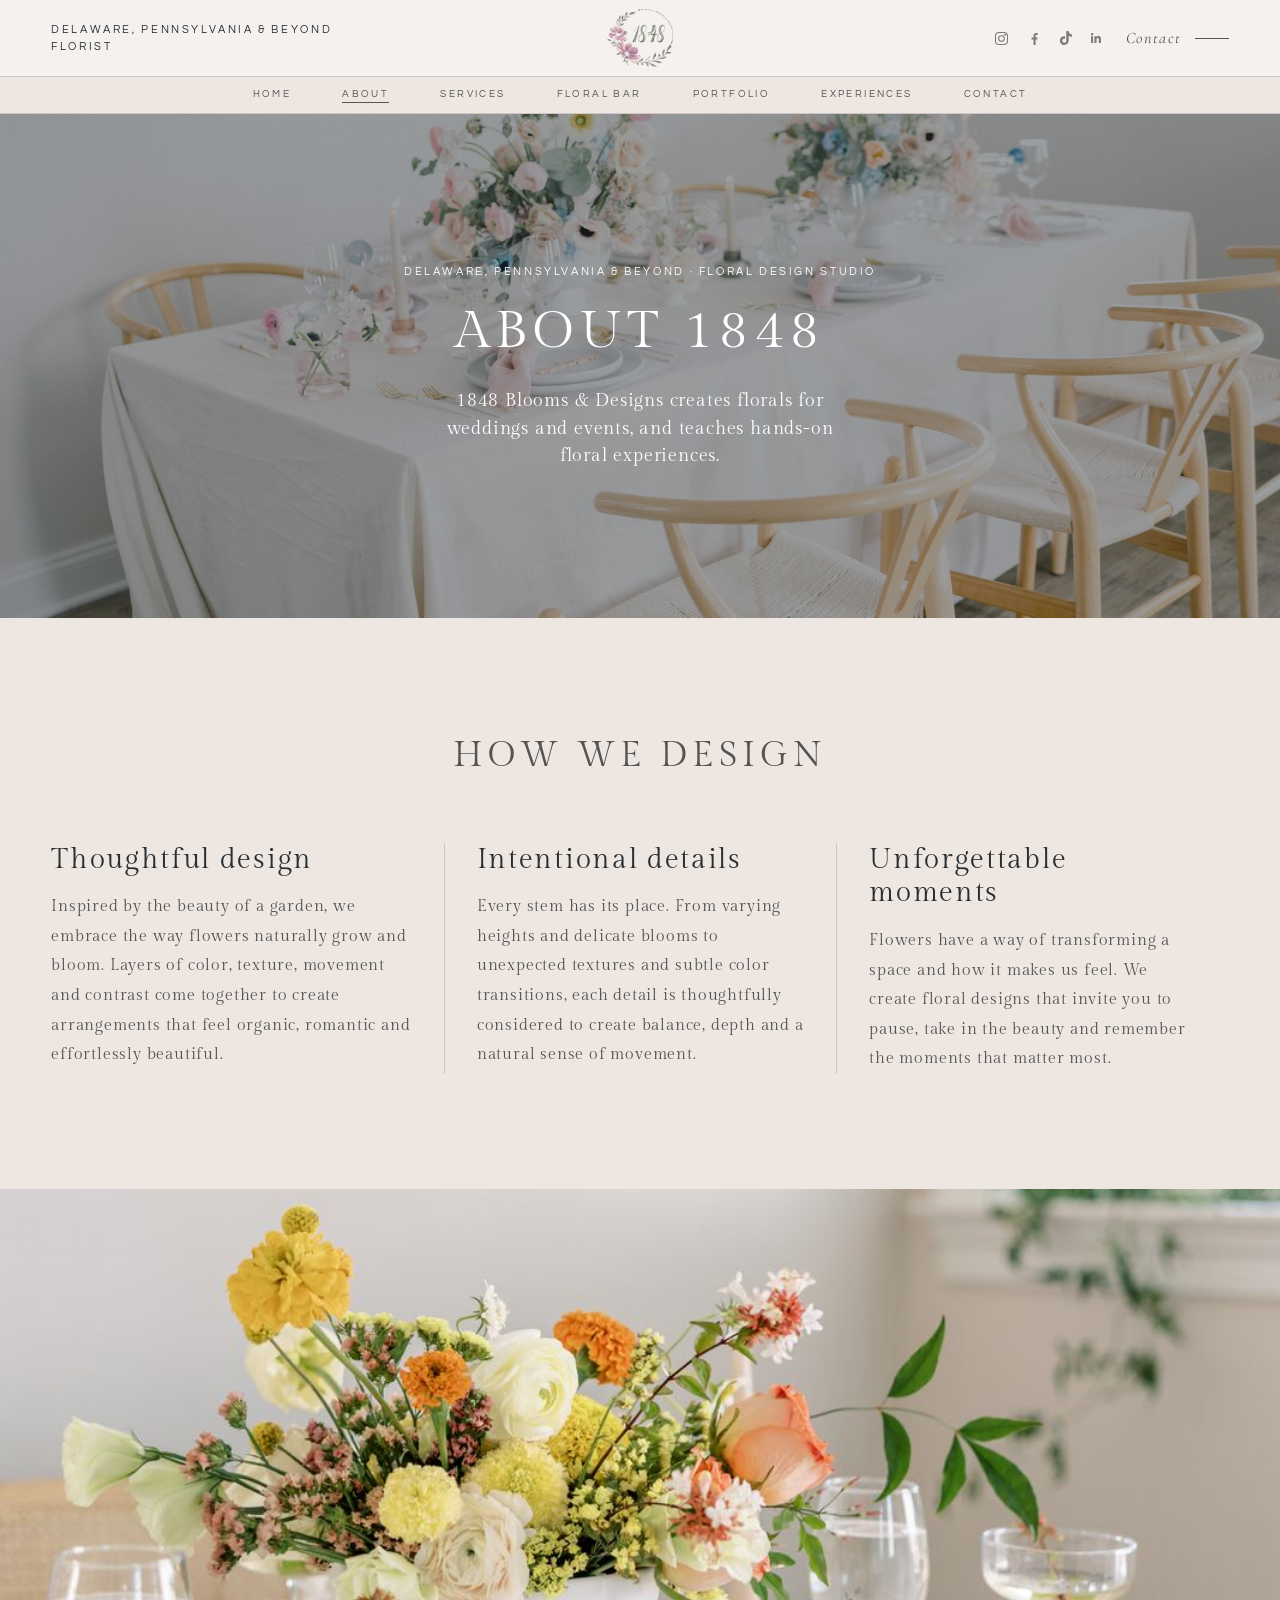
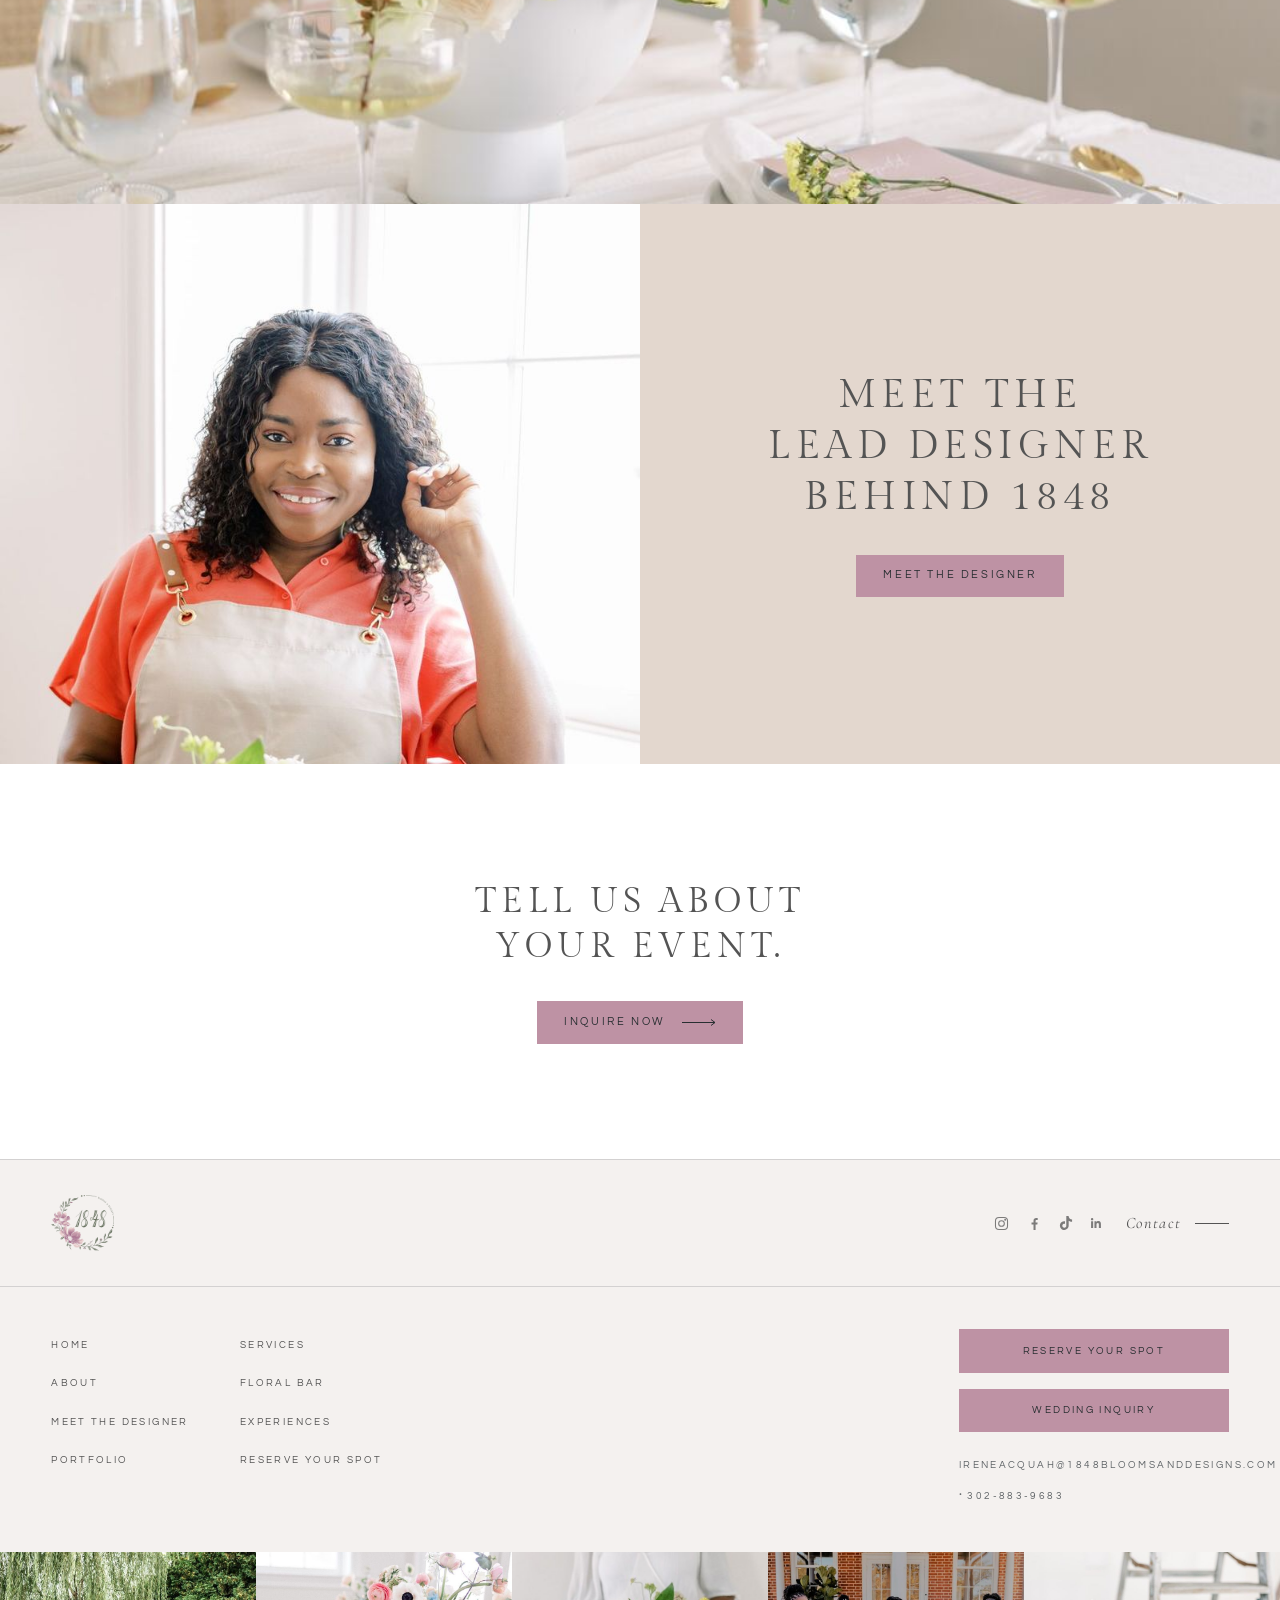
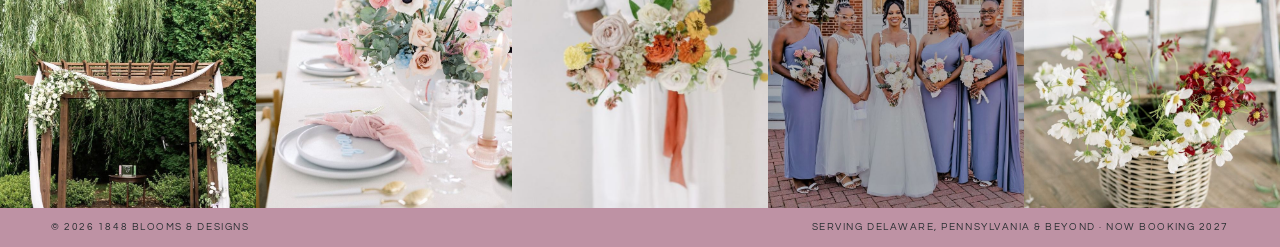
<file: about.html>
<!doctype html>
<html lang="en">
<head>
<meta charset="utf-8">
<meta name="viewport" content="width=device-width, initial-scale=1">
<title>About | 1848 Blooms &amp; Designs</title>
<meta name="description" content="About 1848 Blooms &amp; Designs, a garden-style wedding and event floral studio serving Wilmington, DE, Philadelphia, PA, Lambertville, NJ and nearby towns.">

<link rel="canonical" href="https://1848bloomsanddesigns.com/about.html">
<meta property="og:site_name" content="1848 Blooms &amp; Designs">
<meta property="og:locale" content="en_US">
<meta property="og:title" content="About | 1848 Blooms &amp; Designs">
<meta property="og:description" content="About 1848 Blooms &amp; Designs, a garden-style wedding and event floral studio serving Wilmington, DE, Philadelphia, PA, Lambertville, NJ and nearby towns.">
<meta property="og:type" content="website">
<meta property="og:url" content="https://1848bloomsanddesigns.com/about.html">
<meta property="og:image" content="https://1848bloomsanddesigns.com/assets/img/home-banner.jpg">
<meta property="og:image:width" content="1430">
<meta property="og:image:height" content="953">
<meta name="twitter:card" content="summary_large_image">
<meta name="theme-color" content="#C5A193">
<link rel="icon" type="image/png" href="assets/favicon.png">
<link rel="apple-touch-icon" href="assets/favicon.png">
<link rel="preload" as="image" href="assets/img/table-long-pastel.jpg" imagesrcset="assets/img/sm/table-long-pastel.jpg 800w, assets/img/table-long-pastel.jpg 1600w" imagesizes="100vw" fetchpriority="high">
<link rel="stylesheet" href="assets/site.css?v=21">
<script type="application/ld+json">{"@context": "https://schema.org", "@type": "BreadcrumbList", "itemListElement": [{"@type": "ListItem", "position": 1, "name": "Home", "item": "https://1848bloomsanddesigns.com/"}, {"@type": "ListItem", "position": 2, "name": "About", "item": "https://1848bloomsanddesigns.com/about.html"}]}</script>
</head>
<body>
<a class="skip" href="#main">Skip to content</a>
<header class="hd"><div class="hd__top">
  <p class="flank hd__tag">Delaware, Pennsylvania &amp; Beyond<br>Florist</p>
  <a class="brand" href="index.html" aria-label="1848 Blooms &amp; Designs, home"><img src="assets/logo-sm.png" width="86" height="76" alt="1848 Blooms &amp; Designs"></a>
  <div class="hd__right"><span class="social"><a href="https://www.instagram.com/1848BloomsandDesigns" target="_blank" rel="noopener" aria-label="Instagram"><svg viewBox="0 0 24 24" fill="none" stroke="currentColor" stroke-width="1.5" aria-hidden="true"><rect x="3.500" y="3.500" width="17" height="17" rx="5"/><circle cx="12" cy="12" r="4"/><circle cx="17.200" cy="6.800" r=".6" fill="currentColor"/></svg></a><a href="https://www.facebook.com/1848BloomsandDesigns" target="_blank" rel="noopener" aria-label="Facebook"><svg viewBox="0 0 24 24" aria-hidden="true"><path d="M13.500 21v-7.500h2.500l.4-3h-2.900V8.600c0-.9.3-1.500 1.500-1.500h1.500V4.400c-.3 0-1.200-.1-2.200-.1-2.200 0-3.700 1.300-3.700 3.800v2.400H7.800v3h2.800V21h2.900z"/></svg></a><a href="https://www.tiktok.com/@1848bloomsanddesigns" target="_blank" rel="noopener" aria-label="TikTok"><svg viewBox="0 0 24 24" aria-hidden="true"><path d="M12.53.02c1.31-.02 2.61-.01 3.91-.02.08 1.53.63 3.09 1.75 4.17 1.12 1.11 2.7 1.62 4.24 1.79v4.03c-1.44-.05-2.89-.35-4.2-.97-.57-.26-1.1-.59-1.62-.93-.01 2.92.01 5.84-.02 8.75-.08 1.4-.54 2.79-1.35 3.94-1.31 1.92-3.58 3.17-5.91 3.21-1.43.08-2.86-.31-4.08-1.03-2.02-1.19-3.44-3.37-3.65-5.71-.02-.5-.03-1-.01-1.49.18-1.9 1.12-3.72 2.58-4.96 1.66-1.44 3.98-2.13 6.15-1.72.02 1.48-.04 2.96-.04 4.44-.99-.32-2.15-.23-3.02.37-.63.41-1.11 1.04-1.36 1.75-.21.51-.15 1.07-.14 1.61.24 1.64 1.82 3.02 3.5 2.87 1.12-.01 2.19-.66 2.77-1.61.19-.33.4-.67.41-1.06.1-1.79.06-3.57.07-5.36.01-4.03-.01-8.05.02-12.07z"/></svg></a><a href="https://www.linkedin.com/company/1848-blooms-and-designs/" target="_blank" rel="noopener" aria-label="LinkedIn"><svg viewBox="0 0 24 24" aria-hidden="true"><path d="M20.45 20.45h-3.56v-5.57c0-1.33-.02-3.04-1.85-3.04-1.85 0-2.14 1.45-2.14 2.94v5.67H9.35V9h3.41v1.56h.05c.48-.9 1.64-1.85 3.37-1.85 3.6 0 4.27 2.37 4.27 5.46v6.28zM5.34 7.43a2.06 2.06 0 1 1 0-4.13 2.06 2.06 0 0 1 0 4.13zM7.12 20.45H3.56V9h3.56v11.45z"/></svg></a></span><a class="contact-link" href="contact.html">Contact</a>
    <button class="menu-btn" type="button" aria-expanded="false" aria-controls="mnav"><i aria-hidden="true"></i><span>Menu</span></button></div>
</div></header>
<nav class="primary" aria-label="Main"><a href="index.html">Home</a><a href="about.html" aria-current="page">About</a><a href="services.html">Services</a><a href="floral-bar.html">Floral Bar</a><a href="portfolio.html">Portfolio</a><a href="experiences.html">Experiences</a><a href="contact.html">Contact</a></nav>
<nav class="mnav" id="mnav" aria-label="Menu">
  <ul><li><a href="index.html">Home</a></li><li><a href="about.html">About</a></li><li><a href="designer.html">Meet the designer</a></li><li><a href="services.html">Services</a></li><li><a href="floral-bar.html">Floral Bar</a></li><li><a href="portfolio.html">Portfolio</a></li><li><a href="experiences.html">Experiences</a></li><li><a href="reserve.html">Reserve your spot</a></li><li><a href="contact.html">Contact</a></li></ul>
  <div class="foot-line"><span>Serving Delaware, Pennsylvania &amp; Beyond</span><span>Now booking 2027</span></div>
</nav>
<main id="main">

<section class="phero">
  <img class="phero__img" src="assets/img/table-long-pastel.jpg" srcset="assets/img/sm/table-long-pastel.jpg 800w, assets/img/table-long-pastel.jpg 1600w" sizes="100vw" width="1600" height="1067" alt="A long white table set with pastel centerpieces and wishbone chairs in a bright room" fetchpriority="high" >
  <div class="phero__mid"><span class="eyebrow">Delaware, Pennsylvania &amp; Beyond &middot; Floral design studio</span><div class="tbar"><h1 class="dsp">About 1848</h1></div></div>
  <div class="phero__foot"><p>1848 Blooms &amp; Designs creates florals for weddings and events, and teaches hands-on floral experiences.</p></div>
</section>

<section class="section band-sand">
  <div class="wrap">
    <div class="tbar"><h2 class="dsp">How we design</h2></div>
    <div class="principles" style="margin-top:clamp(2.5rem,5vw,4.5rem)">
      <div><h3>Thoughtful design</h3><p>Inspired by the beauty of a garden, we embrace the way flowers naturally grow and bloom. Layers of color, texture, movement and contrast come together to create arrangements that feel organic, romantic and effortlessly beautiful.</p></div>
      <div><h3>Intentional details</h3><p>Every stem has its place. From varying heights and delicate blooms to unexpected textures and subtle color transitions, each detail is thoughtfully considered to create balance, depth and a natural sense of movement.</p></div>
      <div><h3>Unforgettable moments</h3><p>Flowers have a way of transforming a space and how it makes us feel. We create floral designs that invite you to pause, take in the beauty and remember the moments that matter most.</p></div>
    </div>
  </div>
</section>

<section class="full-img"><img src="assets/img/table-window.jpg" srcset="assets/img/sm/table-window.jpg 800w, assets/img/table-window.jpg 1067w" sizes="100vw" width="1067" height="1600" alt="A bright table by a window set with glassware and a centerpiece of yellow and orange flowers" loading="lazy" decoding="async" style="object-position:50% 70%"></section>

<section class="panels">
  <div class="panel panel--img"><img src="assets/img/designer-smile.jpg" srcset="assets/img/sm/designer-smile.jpg 800w, assets/img/designer-smile.jpg 1067w" sizes="(max-width: 900px) 100vw, 50vw" width="1067" height="1600" alt="Irene Acquah smiling in a beige apron, holding a bouquet of white, yellow and orange flowers" loading="lazy" decoding="async" style="object-position:50% 8%"></div>
  <div class="panel panel--petal panel--center"><div>
    <h2 class="dsp">Meet the lead designer behind 1848</h2>
    <div class="btn-row"><a class="btn" href="designer.html">Meet the designer</a></div>
  </div></div>
</section>

<section class="section band-paper2"><div class="wrap closer">
  <h2 class="dsp">Tell us about your event.</h2><div class="btn-row"><a class="btn btn--arrow" href="contact.html">Inquire now</a></div>
</div></section>

</main>
<footer class="site-footer">
  <div class="f-top"><a class="brand" href="index.html" aria-label="1848 Blooms &amp; Designs, home"><img src="assets/logo-sm.png" width="86" height="76" alt="1848 Blooms &amp; Designs"></a><div class="hd__right"><span class="social"><a href="https://www.instagram.com/1848BloomsandDesigns" target="_blank" rel="noopener" aria-label="Instagram"><svg viewBox="0 0 24 24" fill="none" stroke="currentColor" stroke-width="1.5" aria-hidden="true"><rect x="3.500" y="3.500" width="17" height="17" rx="5"/><circle cx="12" cy="12" r="4"/><circle cx="17.200" cy="6.800" r=".6" fill="currentColor"/></svg></a><a href="https://www.facebook.com/1848BloomsandDesigns" target="_blank" rel="noopener" aria-label="Facebook"><svg viewBox="0 0 24 24" aria-hidden="true"><path d="M13.500 21v-7.500h2.500l.4-3h-2.900V8.600c0-.9.3-1.500 1.500-1.500h1.500V4.400c-.3 0-1.200-.1-2.200-.1-2.200 0-3.700 1.300-3.700 3.800v2.400H7.800v3h2.800V21h2.900z"/></svg></a><a href="https://www.tiktok.com/@1848bloomsanddesigns" target="_blank" rel="noopener" aria-label="TikTok"><svg viewBox="0 0 24 24" aria-hidden="true"><path d="M12.53.02c1.31-.02 2.61-.01 3.91-.02.08 1.53.63 3.09 1.75 4.17 1.12 1.11 2.7 1.62 4.24 1.79v4.03c-1.44-.05-2.89-.35-4.2-.97-.57-.26-1.1-.59-1.62-.93-.01 2.92.01 5.84-.02 8.75-.08 1.4-.54 2.79-1.35 3.94-1.31 1.92-3.58 3.17-5.91 3.21-1.43.08-2.86-.31-4.08-1.03-2.02-1.19-3.44-3.37-3.65-5.71-.02-.5-.03-1-.01-1.49.18-1.9 1.12-3.72 2.58-4.96 1.66-1.44 3.98-2.13 6.15-1.72.02 1.48-.04 2.96-.04 4.44-.99-.32-2.15-.23-3.02.37-.63.41-1.11 1.04-1.36 1.75-.21.51-.15 1.07-.14 1.61.24 1.64 1.82 3.02 3.5 2.87 1.12-.01 2.19-.66 2.77-1.61.19-.33.4-.67.41-1.06.1-1.79.06-3.57.07-5.36.01-4.03-.01-8.05.02-12.07z"/></svg></a><a href="https://www.linkedin.com/company/1848-blooms-and-designs/" target="_blank" rel="noopener" aria-label="LinkedIn"><svg viewBox="0 0 24 24" aria-hidden="true"><path d="M20.45 20.45h-3.56v-5.57c0-1.33-.02-3.04-1.85-3.04-1.85 0-2.14 1.45-2.14 2.94v5.67H9.35V9h3.41v1.56h.05c.48-.9 1.64-1.85 3.37-1.85 3.6 0 4.27 2.37 4.27 5.46v6.28zM5.34 7.43a2.06 2.06 0 1 1 0-4.13 2.06 2.06 0 0 1 0 4.13zM7.12 20.45H3.56V9h3.56v11.45z"/></svg></a></span><a class="contact-link" href="contact.html">Contact</a></div></div>
  <div class="f-mid">
    <ul><li><a href="index.html">Home</a></li><li><a href="about.html">About</a></li><li><a href="designer.html">Meet the designer</a></li><li><a href="portfolio.html">Portfolio</a></li></ul>
    <ul><li><a href="services.html">Services</a></li><li><a href="floral-bar.html">Floral Bar</a></li><li><a href="experiences.html">Experiences</a></li><li><a href="reserve.html">Reserve your spot</a></li></ul>
    <div class="f-btns"><a class="btn" href="reserve.html">Reserve your spot</a><a class="btn" href="wedding.html" data-wm-open>Wedding inquiry</a>
      <p class="f-note"><a href="mailto:ireneacquah@1848bloomsanddesigns.com">ireneacquah@1848bloomsanddesigns.com</a> &middot; <a href="tel:+13028839683">302-883-9683</a></p></div>
  </div>
  <div class="f-thumbs"><img src="assets/img/arch-willow.jpg" srcset="assets/img/sm/arch-willow.jpg 800w, assets/img/arch-willow.jpg 981w" sizes="(max-width: 560px) 33vw, 20vw" width="981" height="1284" alt="A wooden wedding arch with white flowers" loading="lazy" decoding="async" ><img src="assets/img/pastel-table-a.jpg" srcset="assets/img/sm/pastel-table-a.jpg 800w, assets/img/pastel-table-a.jpg 1067w" sizes="(max-width: 560px) 33vw, 20vw" width="1067" height="1600" alt="A pastel event table with a tall floral arrangement" loading="lazy" decoding="async" ><img src="assets/img/bouquet-ribbon.jpg" srcset="assets/img/sm/bouquet-ribbon.jpg 800w, assets/img/bouquet-ribbon.jpg 1600w" sizes="(max-width: 560px) 33vw, 20vw" width="1600" height="1067" alt="A pastel bridal bouquet with a rust ribbon" loading="lazy" decoding="async" ><img src="assets/img/bridesmaids.jpg" srcset="assets/img/sm/bridesmaids.jpg 800w, assets/img/bridesmaids.jpg 1049w" sizes="(max-width: 560px) 33vw, 20vw" width="1049" height="1600" alt="Bridesmaids holding white bouquets" loading="lazy" decoding="async" ><img src="assets/img/ladder-daisies.jpg" srcset="assets/img/sm/ladder-daisies.jpg 800w, assets/img/ladder-daisies.jpg 1067w" sizes="(max-width: 560px) 33vw, 20vw" width="1067" height="1600" alt="Daisies in a woven basket" loading="lazy" decoding="async" ></div>
  <div class="legal"><span>&copy; <span data-year>2026</span> 1848 Blooms &amp; Designs</span><span>Serving Delaware, Pennsylvania &amp; Beyond &middot; Now booking 2027</span></div>
</footer>
<dialog class="wm" id="wm" aria-labelledby="wm-head">
  <div class="wm__panel">
    <div class="wm__art" aria-hidden="true"><img class="wm__img" src="assets/img/bouquet-white-b.jpg" srcset="assets/img/sm/bouquet-white-b.jpg 800w, assets/img/bouquet-white-b.jpg 1132w" sizes="(max-width: 900px) 100vw, 50vw" width="1132" height="1600" alt="" loading="lazy" decoding="async" ><p class="wm__quote">Refined, nature-inspired florals for weddings and events.</p></div>
    <form class="wm__form" data-wm novalidate>
      <div class="wm__top">
        <p class="wm__brand" id="wm-head">Wedding &amp; event inquiry</p>
        <button type="button" class="wm__x" data-wm-close aria-label="Close">&times;</button>
        <div class="wm__bar" role="progressbar" aria-valuemin="1" aria-valuemax="6" aria-valuenow="1"><i></i></div>
        <p class="wm__count" aria-live="polite">Step <b data-wm-n>1</b> of 6</p>
      </div>
      <div class="wm__body">
        <section class="wm__step" data-step="1">
      <p class="wm__kicker">Let&rsquo;s start with you</p>
      <h2 class="wm__title" tabindex="-1">Welcome</h2>
      <p class="wm__desc">We&rsquo;re honored you&rsquo;re considering 1848 Blooms &amp; Designs. We design refined, nature-inspired floral experiences for weddings and events. A few details so we know how to reach you.</p>
      <div class="wm__fields">
        <div class="field"><label for="wm-name">Full name</label><input id="wm-name" name="name" autocomplete="name" required><p class="err">Enter your full name.</p></div>
        <div class="field"><label for="wm-email">Email address</label><input id="wm-email" name="email" type="email" autocomplete="email" required><p class="err">Enter a valid email address.</p></div>
        <div class="field"><label for="wm-phone">Phone number</label><input id="wm-phone" name="phone" type="tel" autocomplete="tel" required><p class="err">Enter your phone number.</p></div></div>
    </section><section class="wm__step" data-step="2" hidden>
      <p class="wm__kicker">Tell us about your event</p>
      <h2 class="wm__title" tabindex="-1">Your event</h2>
      <p class="wm__desc">This is where your vision begins to take shape.</p>
      <div class="wm__fields">
        <fieldset class="field"><legend>Event type</legend><div class="wm-chips"><label class=""><input type="radio" name="event_type" value="Wedding"><span>Wedding</span></label><label class=""><input type="radio" name="event_type" value="Bridal Shower"><span>Bridal Shower</span></label><label class=""><input type="radio" name="event_type" value="Baby Shower"><span>Baby Shower</span></label><label class=""><input type="radio" name="event_type" value="Dinner Party"><span>Dinner Party</span></label><label class=""><input type="radio" name="event_type" value="Corporate Event"><span>Corporate Event</span></label><label class=""><input type="radio" name="event_type" value="Other"><span>Other</span></label></div><p class="err">Choose your event type.</p></fieldset>
        <div class="field"><label for="wm-date">Event date</label><input id="wm-date" name="event_date" type="date" required><p class="err">Choose your event date.</p></div>
        <div class="field"><label for="wm-venue">Event location (venue and city)</label><input id="wm-venue" name="event_location" placeholder="The Barn at Spring Brook, Kennett Square" required><p class="err">Enter the venue and city.</p></div></div>
    </section><section class="wm__step" data-step="3" hidden>
      <p class="wm__kicker">Your vision &amp; aesthetic</p>
      <h2 class="wm__title" tabindex="-1">Your vision</h2>
      <p class="wm__desc">Tell us how you picture the day.</p>
      <div class="wm__fields">
        <div class="field"><label for="wm-words">Describe your event in a few words</label><textarea id="wm-words" name="event_description" rows="3" placeholder="Elegant, modern, romantic, minimal" required></textarea><p class="err">Give us a few words.</p></div>
        <div class="field"><label for="wm-colors">Color palette</label><input id="wm-colors" name="color_palette" placeholder="Blush, ivory and sage" required><p class="err">Share your color palette.</p></div>
        <div class="field" data-insp><label for="wm-link">Inspiration photos or Pinterest link</label><input id="wm-link" name="pinterest_link" type="url" inputmode="url" placeholder="Paste a Pinterest board or link">
          <label class="wm-file"><input type="file" name="attachment" accept="image/*" multiple><span>Or upload photos</span><em data-files>JPG or PNG, up to 5 MB each</em></label>
          <p class="err">Add a Pinterest link or upload at least one photo.</p></div></div>
    </section><section class="wm__step" data-step="4" hidden>
      <p class="wm__kicker">Floral elements</p>
      <h2 class="wm__title" tabindex="-1">What are you dreaming of?</h2>
      <p class="wm__desc">Select the floral elements you&rsquo;re interested in. Choose as many as you like.</p>
      <div class="wm__fields">
        <fieldset class="field"><legend class="sr">Which floral elements are you considering?</legend><div class="wm-cards"><label class=""><input type="checkbox" name="floral_elements" value="Bridal Bouquet"><span>Bridal Bouquet</span></label><label class=""><input type="checkbox" name="floral_elements" value="Centerpieces"><span>Centerpieces</span></label><label class=""><input type="checkbox" name="floral_elements" value="Ceremony Florals"><span>Ceremony Florals</span></label><label class=""><input type="checkbox" name="floral_elements" value="Floral Installations"><span>Floral Installations</span></label><label class=""><input type="checkbox" name="floral_elements" value="Floral Bar Experience"><span>Floral Bar Experience</span></label><label class=""><input type="checkbox" name="floral_elements" value="Weekly / Corporate Florals"><span>Weekly / Corporate Florals</span></label></div><p class="err">Choose at least one.</p></fieldset></div>
    </section><section class="wm__step" data-step="5" hidden>
      <p class="wm__kicker">Your investment</p>
      <h2 class="wm__title" tabindex="-1">Estimated floral budget</h2>
      <p class="wm__desc">Understanding your investment range allows us to design intentionally and align with your vision.</p>
      <div class="wm__fields">
        <fieldset class="field"><legend class="sr">Estimated floral budget</legend><div class="wm-cards wm-cards--2"><label class=""><input type="radio" name="floral_budget" value="$500 to $1,000"><span>$500 to $1,000</span></label><label class=""><input type="radio" name="floral_budget" value="$1,000 to $2,500"><span>$1,000 to $2,500</span></label><label class=""><input type="radio" name="floral_budget" value="$2,500 to $5,000"><span>$2,500 to $5,000</span></label><label class=""><input type="radio" name="floral_budget" value="$5,000+"><span>$5,000+</span></label></div><p class="err">Choose a budget range.</p></fieldset></div>
    </section><section class="wm__step" data-step="6" hidden>
      <p class="wm__kicker">One final detail</p>
      <h2 class="wm__title" tabindex="-1">The feeling</h2>
      <p class="wm__desc">A final note to help us understand your vision more deeply.</p>
      <div class="wm__fields">
        <div class="field"><label for="wm-feel">What feeling or experience do you want your florals to create?</label><textarea id="wm-feel" name="desired_feeling" rows="5" required></textarea><p class="err">Tell us a little about the feeling you want.</p></div></div>
    </section>
        <section class="wm__step wm__done" data-step="done" hidden>
          <img src="assets/logo.png" width="86" height="76" alt="">
          <h2 class="wm__title" tabindex="-1">Thank you<span data-wm-who></span></h2>
          <p class="wm__desc">We received your inquiry. Irene will reply by email within 24 hours to set up a time to talk about your florals.</p>
          <button type="button" class="btn" data-wm-close>Close</button>
        </section>
      </div>
      <div class="hp" aria-hidden="true"><label>Leave this empty<input name="website" tabindex="-1" autocomplete="off"></label></div>
      <div class="wm__nav">
        <div class="notice" role="status"></div>
        <button type="button" class="wm__back" data-wm-back hidden>Back</button>
        <button type="submit" class="btn" data-wm-next>Next</button>
      </div>
    </form>
  </div>
</dialog>
<script src="assets/site.js?v=6"></script>
</body>
</html>
</file>
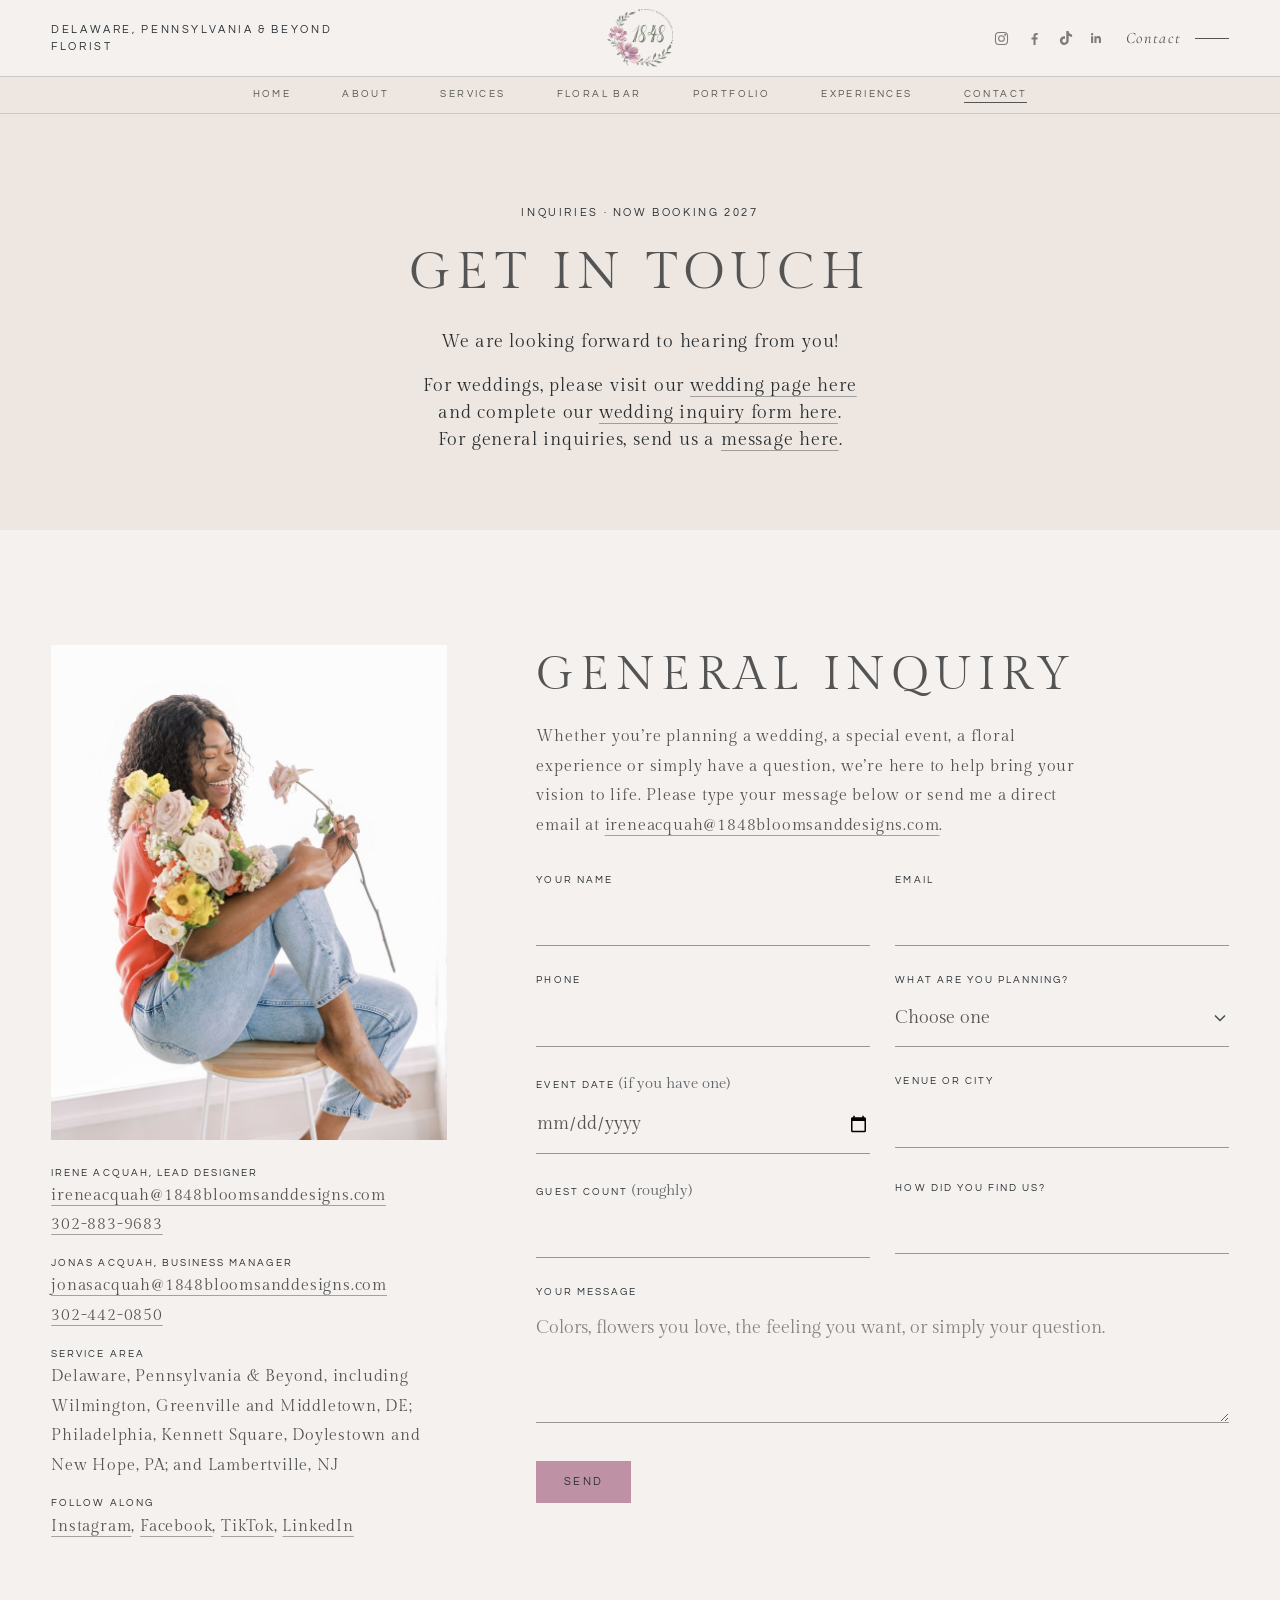
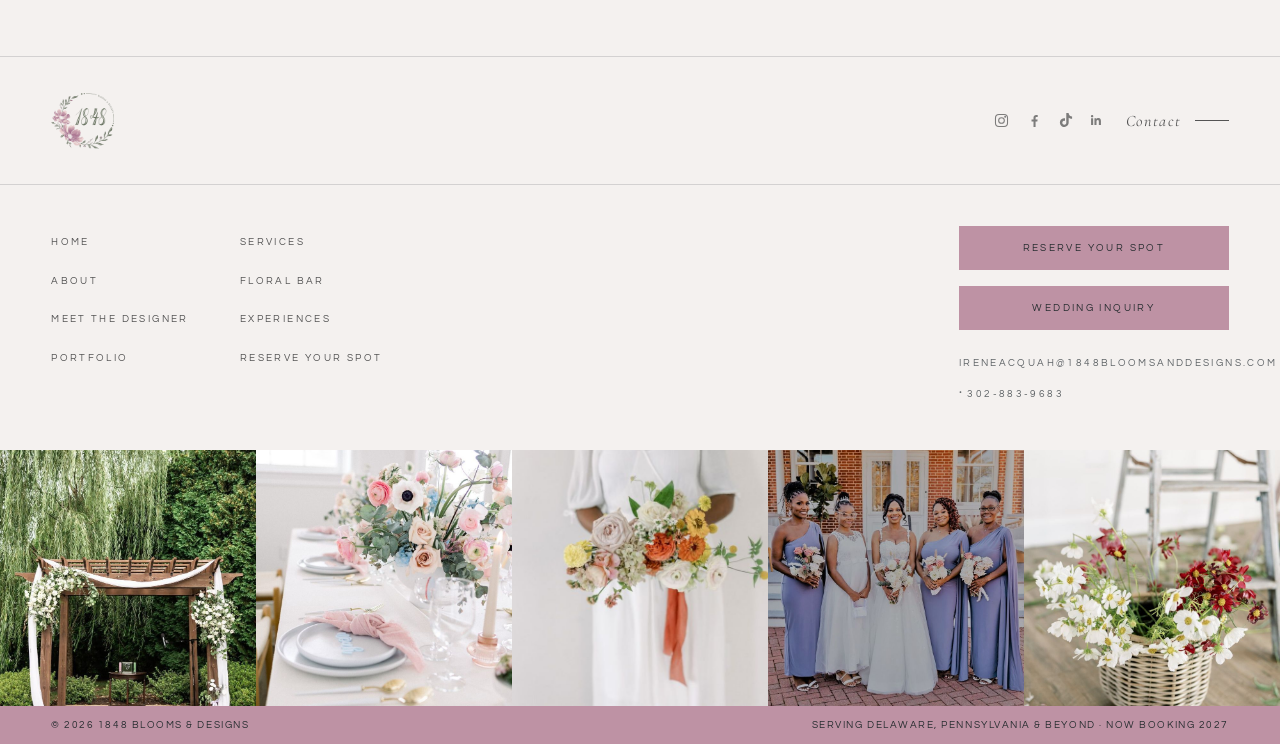
<file: contact.html>
<!doctype html>
<html lang="en">
<head>
<meta charset="utf-8">
<meta name="viewport" content="width=device-width, initial-scale=1">
<title>Contact &amp; Inquiries | 1848 Blooms &amp; Designs</title>
<meta name="description" content="Inquire about wedding or event florals, the Floral Bar or a workshop. Email or call Irene. Serving Wilmington, DE, Philadelphia, PA and nearby towns.">

<link rel="canonical" href="https://1848bloomsanddesigns.com/contact.html">
<meta property="og:site_name" content="1848 Blooms &amp; Designs">
<meta property="og:locale" content="en_US">
<meta property="og:title" content="Contact &amp; Inquiries | 1848 Blooms &amp; Designs">
<meta property="og:description" content="Inquire about wedding or event florals, the Floral Bar or a workshop. Email or call Irene. Serving Wilmington, DE, Philadelphia, PA and nearby towns.">
<meta property="og:type" content="website">
<meta property="og:url" content="https://1848bloomsanddesigns.com/contact.html">
<meta property="og:image" content="https://1848bloomsanddesigns.com/assets/img/home-banner.jpg">
<meta property="og:image:width" content="1430">
<meta property="og:image:height" content="953">
<meta name="twitter:card" content="summary_large_image">
<meta name="theme-color" content="#C5A193">
<link rel="icon" type="image/png" href="assets/favicon.png">
<link rel="apple-touch-icon" href="assets/favicon.png">

<link rel="stylesheet" href="assets/site.css?v=21">
<script type="application/ld+json">{"@context": "https://schema.org", "@type": "Florist", "@id": "https://1848bloomsanddesigns.com/#business", "name": "1848 Blooms & Designs", "legalName": "1848 Blooms and Designs LLC", "url": "https://1848bloomsanddesigns.com/", "logo": "https://1848bloomsanddesigns.com/assets/logo.png", "image": ["https://1848bloomsanddesigns.com/assets/img/home-banner.jpg", "https://1848bloomsanddesigns.com/assets/img/kiss-arch.jpg", "https://1848bloomsanddesigns.com/assets/img/bouquet-bright.jpg"], "description": "Nature-inspired, garden-style wedding and event florist serving Wilmington, Greenville and Middletown, DE; Philadelphia, Kennett Square, Doylestown and New Hope, PA; and Lambertville, NJ, plus hands-on floral workshops and the Floral Bar.", "email": "ireneacquah@1848bloomsanddesigns.com", "telephone": "+1-302-883-9683", "founder": {"@type": "Person", "name": "Irene Acquah", "jobTitle": "Lead designer"}, "employee": [{"@type": "Person", "name": "Irene Acquah", "jobTitle": "Lead designer"}, {"@type": "Person", "name": "Jonas Acquah", "jobTitle": "Business manager"}], "areaServed": [{"@type": "City", "name": "Wilmington", "containedInPlace": {"@type": "State", "name": "Delaware"}}, {"@type": "City", "name": "Greenville", "containedInPlace": {"@type": "State", "name": "Delaware"}}, {"@type": "City", "name": "Middletown", "containedInPlace": {"@type": "State", "name": "Delaware"}}, {"@type": "City", "name": "Philadelphia", "containedInPlace": {"@type": "State", "name": "Pennsylvania"}}, {"@type": "City", "name": "Kennett Square", "containedInPlace": {"@type": "State", "name": "Pennsylvania"}}, {"@type": "City", "name": "Doylestown", "containedInPlace": {"@type": "State", "name": "Pennsylvania"}}, {"@type": "City", "name": "New Hope", "containedInPlace": {"@type": "State", "name": "Pennsylvania"}}, {"@type": "City", "name": "Lambertville", "containedInPlace": {"@type": "State", "name": "New Jersey"}}, {"@type": "State", "name": "Delaware"}, {"@type": "State", "name": "Pennsylvania"}, {"@type": "State", "name": "New Jersey"}], "hasMap": "https://www.google.com/maps?cid=16409749098243940665", "sameAs": ["https://www.google.com/maps?cid=16409749098243940665", "https://www.instagram.com/1848BloomsandDesigns", "https://www.facebook.com/1848BloomsandDesigns", "https://www.tiktok.com/@1848bloomsanddesigns", "https://www.linkedin.com/company/1848-blooms-and-designs/"], "knowsAbout": ["Wedding flowers", "Bridal bouquets", "Ceremony florals", "Event florals", "Floral installations", "Floral workshops"], "contactPoint": [{"@type": "ContactPoint", "contactType": "Wedding and event inquiries", "name": "Irene Acquah", "email": "ireneacquah@1848bloomsanddesigns.com", "telephone": "+1-302-883-9683"}, {"@type": "ContactPoint", "contactType": "Business manager", "name": "Jonas Acquah", "email": "jonasacquah@1848bloomsanddesigns.com", "telephone": "+1-302-442-0850"}]}</script>
<script type="application/ld+json">{"@context": "https://schema.org", "@type": "BreadcrumbList", "itemListElement": [{"@type": "ListItem", "position": 1, "name": "Home", "item": "https://1848bloomsanddesigns.com/"}, {"@type": "ListItem", "position": 2, "name": "Contact & Inquiries", "item": "https://1848bloomsanddesigns.com/contact.html"}]}</script>
</head>
<body>
<a class="skip" href="#main">Skip to content</a>
<header class="hd"><div class="hd__top">
  <p class="flank hd__tag">Delaware, Pennsylvania &amp; Beyond<br>Florist</p>
  <a class="brand" href="index.html" aria-label="1848 Blooms &amp; Designs, home"><img src="assets/logo-sm.png" width="86" height="76" alt="1848 Blooms &amp; Designs"></a>
  <div class="hd__right"><span class="social"><a href="https://www.instagram.com/1848BloomsandDesigns" target="_blank" rel="noopener" aria-label="Instagram"><svg viewBox="0 0 24 24" fill="none" stroke="currentColor" stroke-width="1.5" aria-hidden="true"><rect x="3.500" y="3.500" width="17" height="17" rx="5"/><circle cx="12" cy="12" r="4"/><circle cx="17.200" cy="6.800" r=".6" fill="currentColor"/></svg></a><a href="https://www.facebook.com/1848BloomsandDesigns" target="_blank" rel="noopener" aria-label="Facebook"><svg viewBox="0 0 24 24" aria-hidden="true"><path d="M13.500 21v-7.500h2.500l.4-3h-2.900V8.600c0-.9.3-1.500 1.500-1.500h1.500V4.400c-.3 0-1.200-.1-2.200-.1-2.200 0-3.700 1.300-3.700 3.800v2.400H7.800v3h2.800V21h2.900z"/></svg></a><a href="https://www.tiktok.com/@1848bloomsanddesigns" target="_blank" rel="noopener" aria-label="TikTok"><svg viewBox="0 0 24 24" aria-hidden="true"><path d="M12.53.02c1.31-.02 2.61-.01 3.91-.02.08 1.53.63 3.09 1.75 4.17 1.12 1.11 2.7 1.62 4.24 1.79v4.03c-1.44-.05-2.89-.35-4.2-.97-.57-.26-1.1-.59-1.62-.93-.01 2.92.01 5.84-.02 8.75-.08 1.4-.54 2.79-1.35 3.94-1.31 1.92-3.58 3.17-5.91 3.21-1.43.08-2.86-.31-4.08-1.03-2.02-1.19-3.44-3.37-3.65-5.71-.02-.5-.03-1-.01-1.49.18-1.9 1.12-3.72 2.58-4.96 1.66-1.44 3.98-2.13 6.15-1.72.02 1.48-.04 2.96-.04 4.44-.99-.32-2.15-.23-3.02.37-.63.41-1.11 1.04-1.36 1.75-.21.51-.15 1.07-.14 1.61.24 1.64 1.82 3.02 3.5 2.87 1.12-.01 2.19-.66 2.77-1.61.19-.33.4-.67.41-1.06.1-1.79.06-3.57.07-5.36.01-4.03-.01-8.05.02-12.07z"/></svg></a><a href="https://www.linkedin.com/company/1848-blooms-and-designs/" target="_blank" rel="noopener" aria-label="LinkedIn"><svg viewBox="0 0 24 24" aria-hidden="true"><path d="M20.45 20.45h-3.56v-5.57c0-1.33-.02-3.04-1.85-3.04-1.85 0-2.14 1.45-2.14 2.94v5.67H9.35V9h3.41v1.56h.05c.48-.9 1.64-1.85 3.37-1.85 3.6 0 4.27 2.37 4.27 5.46v6.28zM5.34 7.43a2.06 2.06 0 1 1 0-4.13 2.06 2.06 0 0 1 0 4.13zM7.12 20.45H3.56V9h3.56v11.45z"/></svg></a></span><a class="contact-link" href="contact.html">Contact</a>
    <button class="menu-btn" type="button" aria-expanded="false" aria-controls="mnav"><i aria-hidden="true"></i><span>Menu</span></button></div>
</div></header>
<nav class="primary" aria-label="Main"><a href="index.html">Home</a><a href="about.html">About</a><a href="services.html">Services</a><a href="floral-bar.html">Floral Bar</a><a href="portfolio.html">Portfolio</a><a href="experiences.html">Experiences</a><a href="contact.html" aria-current="page">Contact</a></nav>
<nav class="mnav" id="mnav" aria-label="Menu">
  <ul><li><a href="index.html">Home</a></li><li><a href="about.html">About</a></li><li><a href="designer.html">Meet the designer</a></li><li><a href="services.html">Services</a></li><li><a href="floral-bar.html">Floral Bar</a></li><li><a href="portfolio.html">Portfolio</a></li><li><a href="experiences.html">Experiences</a></li><li><a href="reserve.html">Reserve your spot</a></li><li><a href="contact.html">Contact</a></li></ul>
  <div class="foot-line"><span>Serving Delaware, Pennsylvania &amp; Beyond</span><span>Now booking 2027</span></div>
</nav>
<main id="main">

<section class="phero phero--plain">
  <div class="phero__mid"><span class="eyebrow">Inquiries &middot; Now booking 2027</span><div class="tbar"><h1 class="dsp">Get in touch</h1></div></div>
  <div class="phero__foot">
    <p>We are looking forward to hearing from you!</p>
    <p>For weddings, please visit our <a class="link" href="services.html#weddings">wedding page here</a> and complete our <a class="link" href="wedding.html" data-wm-open>wedding inquiry form here</a>.<br>For general inquiries, send us a <a class="link" href="#general">message here</a>.</p>
  </div>
</section>

<section class="section" id="general">
  <div class="wrap form-grid form-grid--flip">
    <aside class="aside">
      <img src="assets/img/designer-stool.jpg" srcset="assets/img/sm/designer-stool.jpg 800w, assets/img/designer-stool.jpg 1067w" sizes="(max-width: 900px) 100vw, 50vw" width="1067" height="1600" alt="Irene Acquah, lead designer of 1848 Blooms &amp; Designs, laughing on a stool and holding a bouquet" loading="lazy" decoding="async" style="object-position:50% 30%">
      <dl>
        <div><dt>Irene Acquah, lead designer</dt><dd><a class="link" href="mailto:ireneacquah@1848bloomsanddesigns.com">ireneacquah@1848bloomsanddesigns.com</a><br><a class="link" href="tel:+13028839683">302-883-9683</a></dd></div>
        <div><dt>Jonas Acquah, business manager</dt><dd><a class="link" href="mailto:jonasacquah@1848bloomsanddesigns.com">jonasacquah@1848bloomsanddesigns.com</a><br><a class="link" href="tel:+13024420850">302-442-0850</a></dd></div>
        <div><dt>Service area</dt><dd>Delaware, Pennsylvania &amp; Beyond, including Wilmington, Greenville and Middletown, DE; Philadelphia, Kennett Square, Doylestown and New Hope, PA; and Lambertville, NJ</dd></div>
        <div><dt>Follow along</dt><dd><a class="link" href="https://www.instagram.com/1848BloomsandDesigns" target="_blank" rel="noopener">Instagram</a>, <a class="link" href="https://www.facebook.com/1848BloomsandDesigns" target="_blank" rel="noopener">Facebook</a>, <a class="link" href="https://www.tiktok.com/@1848bloomsanddesigns" target="_blank" rel="noopener">TikTok</a>, <a class="link" href="https://www.linkedin.com/company/1848-blooms-and-designs/" target="_blank" rel="noopener">LinkedIn</a></dd></div>
      </dl>
    </aside>
    <div class="gi">
      <h2 class="dsp">General inquiry</h2>
      <p>Whether you’re planning a wedding, a special event, a floral experience or simply have a question, we’re here to help bring your vision to life. Please type your message below or send me a direct email at <a class="link" href="mailto:ireneacquah@1848bloomsanddesigns.com">ireneacquah@1848bloomsanddesigns.com</a>.</p>
      <form class="form" data-form="inquiry" novalidate>
      <div class="field"><label for="name">Your name</label><input id="name" name="name" autocomplete="name" required><p class="err">Enter your name.</p></div>
      <div class="field"><label for="email">Email</label><input id="email" name="email" type="email" autocomplete="email" required><p class="err">Enter a valid email address.</p></div>
      <div class="field"><label for="phone">Phone</label><input id="phone" name="phone" type="tel" autocomplete="tel"></div>
      <div class="field"><label for="kind">What are you planning?</label>
        <select id="kind" name="event_type" required>
          <option value="">Choose one</option>
          <option>Wedding</option><option>Private event</option><option>Corporate event</option>
          <option>Floral Bar</option><option>Workshop or private gathering</option><option>Something else</option>
        </select><p class="err">Choose what you are planning.</p></div>
      <div class="field"><label for="date">Event date <span class="hint">(if you have one)</span></label><input id="date" name="event_date" type="date"></div>
      <div class="field"><label for="venue">Venue or city</label><input id="venue" name="venue" autocomplete="off"></div>
      <div class="field"><label for="guests">Guest count <span class="hint">(roughly)</span></label><input id="guests" name="guests" type="number" min="1" inputmode="numeric"></div>
      <div class="field"><label for="found">How did you find us?</label><input id="found" name="found_us"></div>
      <div class="field full"><label for="msg">Your message</label><textarea id="msg" name="message" placeholder="Colors, flowers you love, the feeling you want, or simply your question." required></textarea><p class="err">Tell us a little about your plans.</p></div>
      <div class="hp" aria-hidden="true"><label>Leave this empty<input name="website" tabindex="-1" autocomplete="off"></label></div>
      <div class="notice" role="status"></div>
      <button class="btn" type="submit">Send</button>
      </form>
    </div>
  </div>
</section>

</main>
<footer class="site-footer">
  <div class="f-top"><a class="brand" href="index.html" aria-label="1848 Blooms &amp; Designs, home"><img src="assets/logo-sm.png" width="86" height="76" alt="1848 Blooms &amp; Designs"></a><div class="hd__right"><span class="social"><a href="https://www.instagram.com/1848BloomsandDesigns" target="_blank" rel="noopener" aria-label="Instagram"><svg viewBox="0 0 24 24" fill="none" stroke="currentColor" stroke-width="1.5" aria-hidden="true"><rect x="3.500" y="3.500" width="17" height="17" rx="5"/><circle cx="12" cy="12" r="4"/><circle cx="17.200" cy="6.800" r=".6" fill="currentColor"/></svg></a><a href="https://www.facebook.com/1848BloomsandDesigns" target="_blank" rel="noopener" aria-label="Facebook"><svg viewBox="0 0 24 24" aria-hidden="true"><path d="M13.500 21v-7.500h2.500l.4-3h-2.900V8.600c0-.9.3-1.500 1.500-1.500h1.500V4.400c-.3 0-1.200-.1-2.200-.1-2.200 0-3.700 1.300-3.700 3.800v2.400H7.800v3h2.800V21h2.900z"/></svg></a><a href="https://www.tiktok.com/@1848bloomsanddesigns" target="_blank" rel="noopener" aria-label="TikTok"><svg viewBox="0 0 24 24" aria-hidden="true"><path d="M12.53.02c1.31-.02 2.61-.01 3.91-.02.08 1.53.63 3.09 1.75 4.17 1.12 1.11 2.7 1.62 4.24 1.79v4.03c-1.44-.05-2.89-.35-4.2-.97-.57-.26-1.1-.59-1.62-.93-.01 2.92.01 5.84-.02 8.75-.08 1.4-.54 2.79-1.35 3.94-1.31 1.92-3.58 3.17-5.91 3.21-1.43.08-2.86-.31-4.08-1.03-2.02-1.19-3.44-3.37-3.65-5.71-.02-.5-.03-1-.01-1.49.18-1.9 1.12-3.72 2.58-4.96 1.66-1.44 3.98-2.13 6.15-1.72.02 1.48-.04 2.96-.04 4.44-.99-.32-2.15-.23-3.02.37-.63.41-1.11 1.04-1.36 1.75-.21.51-.15 1.07-.14 1.61.24 1.64 1.82 3.02 3.5 2.87 1.12-.01 2.19-.66 2.77-1.61.19-.33.4-.67.41-1.06.1-1.79.06-3.57.07-5.36.01-4.03-.01-8.05.02-12.07z"/></svg></a><a href="https://www.linkedin.com/company/1848-blooms-and-designs/" target="_blank" rel="noopener" aria-label="LinkedIn"><svg viewBox="0 0 24 24" aria-hidden="true"><path d="M20.45 20.45h-3.56v-5.57c0-1.33-.02-3.04-1.85-3.04-1.85 0-2.14 1.45-2.14 2.94v5.67H9.35V9h3.41v1.56h.05c.48-.9 1.64-1.85 3.37-1.85 3.6 0 4.27 2.37 4.27 5.46v6.28zM5.34 7.43a2.06 2.06 0 1 1 0-4.13 2.06 2.06 0 0 1 0 4.13zM7.12 20.45H3.56V9h3.56v11.45z"/></svg></a></span><a class="contact-link" href="contact.html">Contact</a></div></div>
  <div class="f-mid">
    <ul><li><a href="index.html">Home</a></li><li><a href="about.html">About</a></li><li><a href="designer.html">Meet the designer</a></li><li><a href="portfolio.html">Portfolio</a></li></ul>
    <ul><li><a href="services.html">Services</a></li><li><a href="floral-bar.html">Floral Bar</a></li><li><a href="experiences.html">Experiences</a></li><li><a href="reserve.html">Reserve your spot</a></li></ul>
    <div class="f-btns"><a class="btn" href="reserve.html">Reserve your spot</a><a class="btn" href="wedding.html" data-wm-open>Wedding inquiry</a>
      <p class="f-note"><a href="mailto:ireneacquah@1848bloomsanddesigns.com">ireneacquah@1848bloomsanddesigns.com</a> &middot; <a href="tel:+13028839683">302-883-9683</a></p></div>
  </div>
  <div class="f-thumbs"><img src="assets/img/arch-willow.jpg" srcset="assets/img/sm/arch-willow.jpg 800w, assets/img/arch-willow.jpg 981w" sizes="(max-width: 560px) 33vw, 20vw" width="981" height="1284" alt="A wooden wedding arch with white flowers" loading="lazy" decoding="async" ><img src="assets/img/pastel-table-a.jpg" srcset="assets/img/sm/pastel-table-a.jpg 800w, assets/img/pastel-table-a.jpg 1067w" sizes="(max-width: 560px) 33vw, 20vw" width="1067" height="1600" alt="A pastel event table with a tall floral arrangement" loading="lazy" decoding="async" ><img src="assets/img/bouquet-ribbon.jpg" srcset="assets/img/sm/bouquet-ribbon.jpg 800w, assets/img/bouquet-ribbon.jpg 1600w" sizes="(max-width: 560px) 33vw, 20vw" width="1600" height="1067" alt="A pastel bridal bouquet with a rust ribbon" loading="lazy" decoding="async" ><img src="assets/img/bridesmaids.jpg" srcset="assets/img/sm/bridesmaids.jpg 800w, assets/img/bridesmaids.jpg 1049w" sizes="(max-width: 560px) 33vw, 20vw" width="1049" height="1600" alt="Bridesmaids holding white bouquets" loading="lazy" decoding="async" ><img src="assets/img/ladder-daisies.jpg" srcset="assets/img/sm/ladder-daisies.jpg 800w, assets/img/ladder-daisies.jpg 1067w" sizes="(max-width: 560px) 33vw, 20vw" width="1067" height="1600" alt="Daisies in a woven basket" loading="lazy" decoding="async" ></div>
  <div class="legal"><span>&copy; <span data-year>2026</span> 1848 Blooms &amp; Designs</span><span>Serving Delaware, Pennsylvania &amp; Beyond &middot; Now booking 2027</span></div>
</footer>
<dialog class="wm" id="wm" aria-labelledby="wm-head">
  <div class="wm__panel">
    <div class="wm__art" aria-hidden="true"><img class="wm__img" src="assets/img/bouquet-white-b.jpg" srcset="assets/img/sm/bouquet-white-b.jpg 800w, assets/img/bouquet-white-b.jpg 1132w" sizes="(max-width: 900px) 100vw, 50vw" width="1132" height="1600" alt="" loading="lazy" decoding="async" ><p class="wm__quote">Refined, nature-inspired florals for weddings and events.</p></div>
    <form class="wm__form" data-wm novalidate>
      <div class="wm__top">
        <p class="wm__brand" id="wm-head">Wedding &amp; event inquiry</p>
        <button type="button" class="wm__x" data-wm-close aria-label="Close">&times;</button>
        <div class="wm__bar" role="progressbar" aria-valuemin="1" aria-valuemax="6" aria-valuenow="1"><i></i></div>
        <p class="wm__count" aria-live="polite">Step <b data-wm-n>1</b> of 6</p>
      </div>
      <div class="wm__body">
        <section class="wm__step" data-step="1">
      <p class="wm__kicker">Let&rsquo;s start with you</p>
      <h2 class="wm__title" tabindex="-1">Welcome</h2>
      <p class="wm__desc">We&rsquo;re honored you&rsquo;re considering 1848 Blooms &amp; Designs. We design refined, nature-inspired floral experiences for weddings and events. A few details so we know how to reach you.</p>
      <div class="wm__fields">
        <div class="field"><label for="wm-name">Full name</label><input id="wm-name" name="name" autocomplete="name" required><p class="err">Enter your full name.</p></div>
        <div class="field"><label for="wm-email">Email address</label><input id="wm-email" name="email" type="email" autocomplete="email" required><p class="err">Enter a valid email address.</p></div>
        <div class="field"><label for="wm-phone">Phone number</label><input id="wm-phone" name="phone" type="tel" autocomplete="tel" required><p class="err">Enter your phone number.</p></div></div>
    </section><section class="wm__step" data-step="2" hidden>
      <p class="wm__kicker">Tell us about your event</p>
      <h2 class="wm__title" tabindex="-1">Your event</h2>
      <p class="wm__desc">This is where your vision begins to take shape.</p>
      <div class="wm__fields">
        <fieldset class="field"><legend>Event type</legend><div class="wm-chips"><label class=""><input type="radio" name="event_type" value="Wedding"><span>Wedding</span></label><label class=""><input type="radio" name="event_type" value="Bridal Shower"><span>Bridal Shower</span></label><label class=""><input type="radio" name="event_type" value="Baby Shower"><span>Baby Shower</span></label><label class=""><input type="radio" name="event_type" value="Dinner Party"><span>Dinner Party</span></label><label class=""><input type="radio" name="event_type" value="Corporate Event"><span>Corporate Event</span></label><label class=""><input type="radio" name="event_type" value="Other"><span>Other</span></label></div><p class="err">Choose your event type.</p></fieldset>
        <div class="field"><label for="wm-date">Event date</label><input id="wm-date" name="event_date" type="date" required><p class="err">Choose your event date.</p></div>
        <div class="field"><label for="wm-venue">Event location (venue and city)</label><input id="wm-venue" name="event_location" placeholder="The Barn at Spring Brook, Kennett Square" required><p class="err">Enter the venue and city.</p></div></div>
    </section><section class="wm__step" data-step="3" hidden>
      <p class="wm__kicker">Your vision &amp; aesthetic</p>
      <h2 class="wm__title" tabindex="-1">Your vision</h2>
      <p class="wm__desc">Tell us how you picture the day.</p>
      <div class="wm__fields">
        <div class="field"><label for="wm-words">Describe your event in a few words</label><textarea id="wm-words" name="event_description" rows="3" placeholder="Elegant, modern, romantic, minimal" required></textarea><p class="err">Give us a few words.</p></div>
        <div class="field"><label for="wm-colors">Color palette</label><input id="wm-colors" name="color_palette" placeholder="Blush, ivory and sage" required><p class="err">Share your color palette.</p></div>
        <div class="field" data-insp><label for="wm-link">Inspiration photos or Pinterest link</label><input id="wm-link" name="pinterest_link" type="url" inputmode="url" placeholder="Paste a Pinterest board or link">
          <label class="wm-file"><input type="file" name="attachment" accept="image/*" multiple><span>Or upload photos</span><em data-files>JPG or PNG, up to 5 MB each</em></label>
          <p class="err">Add a Pinterest link or upload at least one photo.</p></div></div>
    </section><section class="wm__step" data-step="4" hidden>
      <p class="wm__kicker">Floral elements</p>
      <h2 class="wm__title" tabindex="-1">What are you dreaming of?</h2>
      <p class="wm__desc">Select the floral elements you&rsquo;re interested in. Choose as many as you like.</p>
      <div class="wm__fields">
        <fieldset class="field"><legend class="sr">Which floral elements are you considering?</legend><div class="wm-cards"><label class=""><input type="checkbox" name="floral_elements" value="Bridal Bouquet"><span>Bridal Bouquet</span></label><label class=""><input type="checkbox" name="floral_elements" value="Centerpieces"><span>Centerpieces</span></label><label class=""><input type="checkbox" name="floral_elements" value="Ceremony Florals"><span>Ceremony Florals</span></label><label class=""><input type="checkbox" name="floral_elements" value="Floral Installations"><span>Floral Installations</span></label><label class=""><input type="checkbox" name="floral_elements" value="Floral Bar Experience"><span>Floral Bar Experience</span></label><label class=""><input type="checkbox" name="floral_elements" value="Weekly / Corporate Florals"><span>Weekly / Corporate Florals</span></label></div><p class="err">Choose at least one.</p></fieldset></div>
    </section><section class="wm__step" data-step="5" hidden>
      <p class="wm__kicker">Your investment</p>
      <h2 class="wm__title" tabindex="-1">Estimated floral budget</h2>
      <p class="wm__desc">Understanding your investment range allows us to design intentionally and align with your vision.</p>
      <div class="wm__fields">
        <fieldset class="field"><legend class="sr">Estimated floral budget</legend><div class="wm-cards wm-cards--2"><label class=""><input type="radio" name="floral_budget" value="$500 to $1,000"><span>$500 to $1,000</span></label><label class=""><input type="radio" name="floral_budget" value="$1,000 to $2,500"><span>$1,000 to $2,500</span></label><label class=""><input type="radio" name="floral_budget" value="$2,500 to $5,000"><span>$2,500 to $5,000</span></label><label class=""><input type="radio" name="floral_budget" value="$5,000+"><span>$5,000+</span></label></div><p class="err">Choose a budget range.</p></fieldset></div>
    </section><section class="wm__step" data-step="6" hidden>
      <p class="wm__kicker">One final detail</p>
      <h2 class="wm__title" tabindex="-1">The feeling</h2>
      <p class="wm__desc">A final note to help us understand your vision more deeply.</p>
      <div class="wm__fields">
        <div class="field"><label for="wm-feel">What feeling or experience do you want your florals to create?</label><textarea id="wm-feel" name="desired_feeling" rows="5" required></textarea><p class="err">Tell us a little about the feeling you want.</p></div></div>
    </section>
        <section class="wm__step wm__done" data-step="done" hidden>
          <img src="assets/logo.png" width="86" height="76" alt="">
          <h2 class="wm__title" tabindex="-1">Thank you<span data-wm-who></span></h2>
          <p class="wm__desc">We received your inquiry. Irene will reply by email within 24 hours to set up a time to talk about your florals.</p>
          <button type="button" class="btn" data-wm-close>Close</button>
        </section>
      </div>
      <div class="hp" aria-hidden="true"><label>Leave this empty<input name="website" tabindex="-1" autocomplete="off"></label></div>
      <div class="wm__nav">
        <div class="notice" role="status"></div>
        <button type="button" class="wm__back" data-wm-back hidden>Back</button>
        <button type="submit" class="btn" data-wm-next>Next</button>
      </div>
    </form>
  </div>
</dialog>
<script src="assets/site.js?v=6"></script>
</body>
</html>
</file>
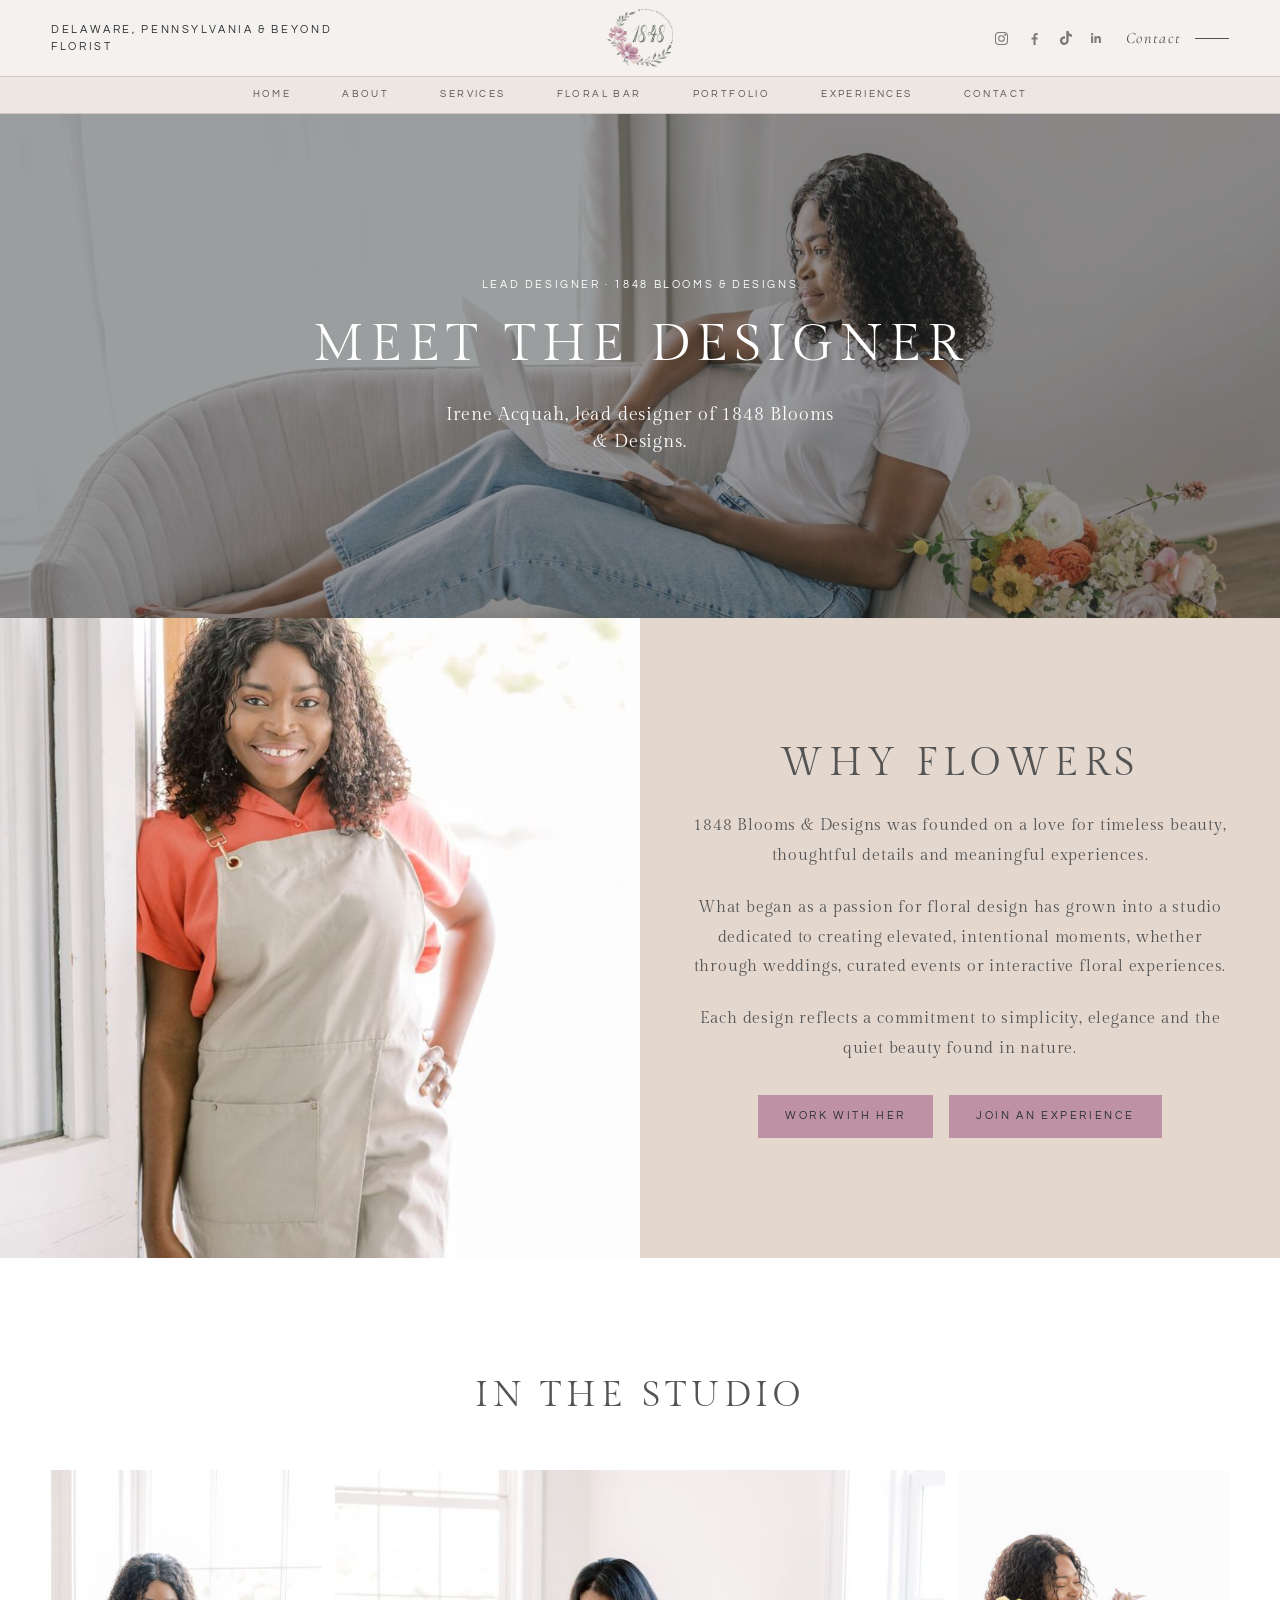
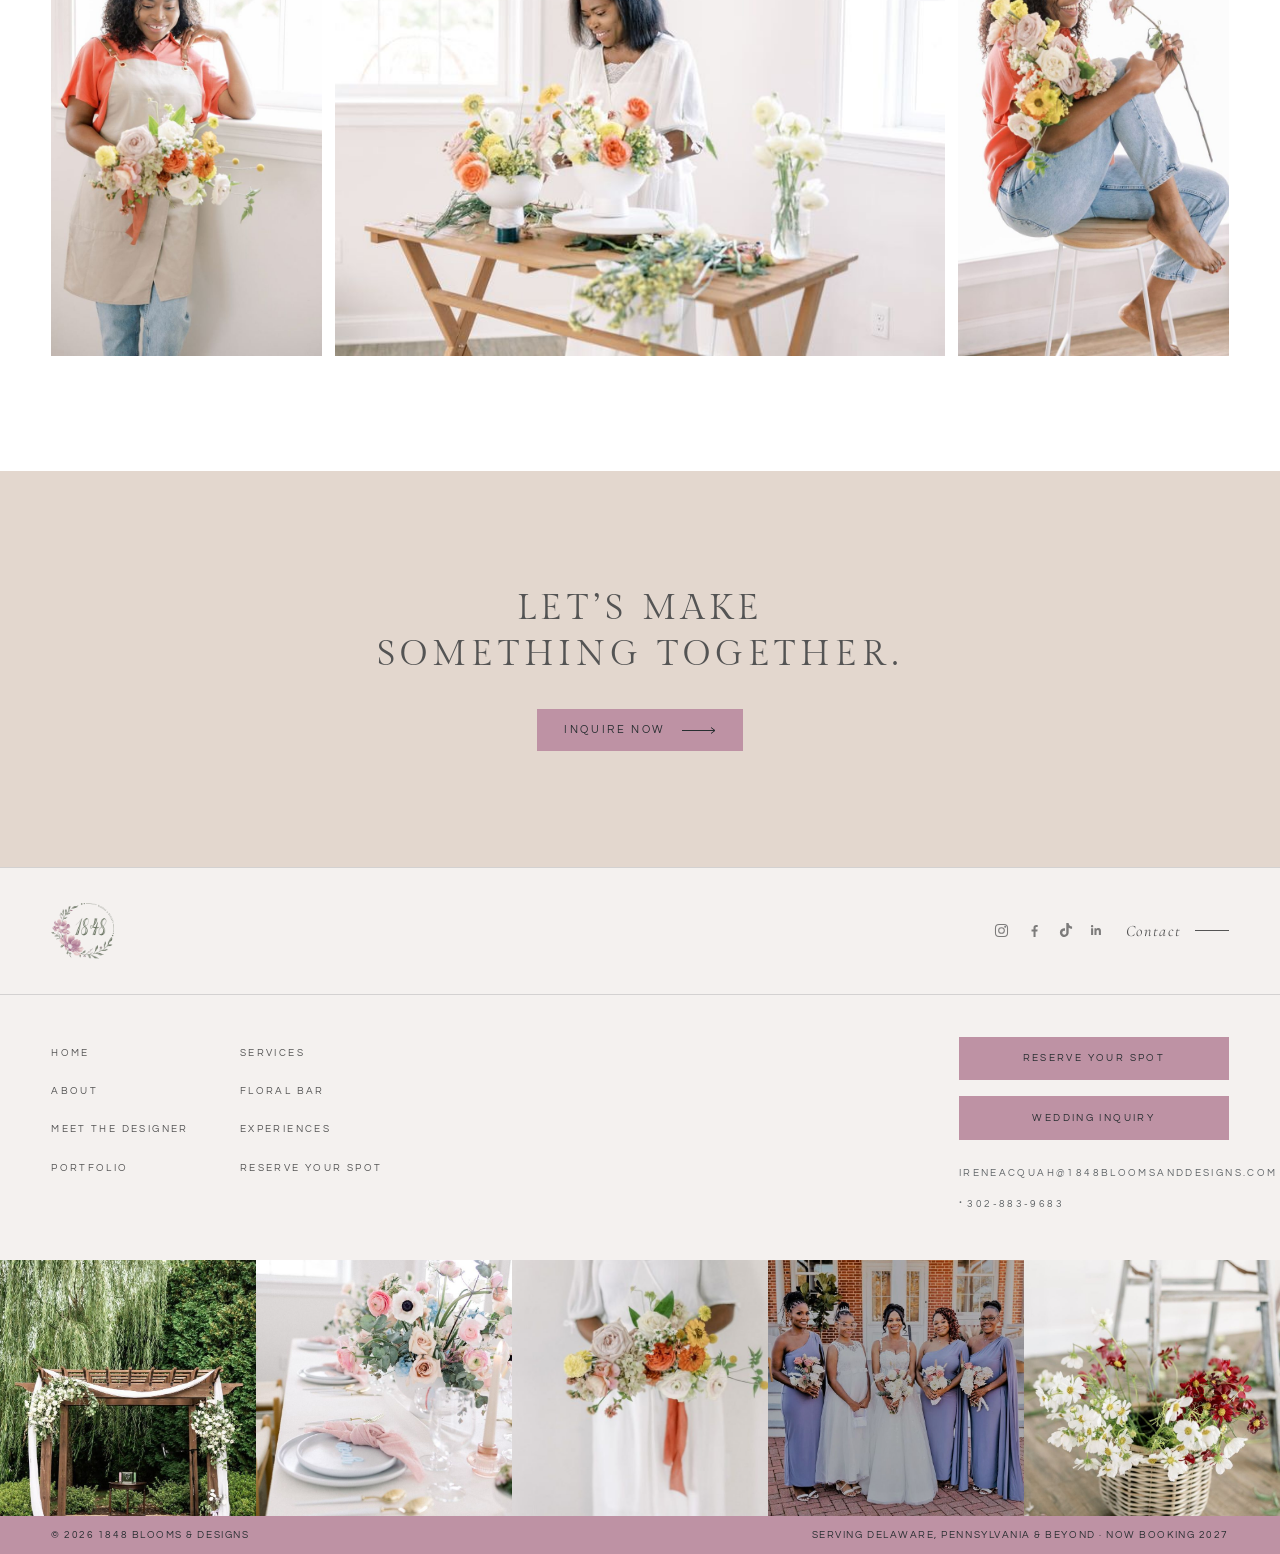
<file: designer.html>
<!doctype html>
<html lang="en">
<head>
<meta charset="utf-8">
<meta name="viewport" content="width=device-width, initial-scale=1">
<title>Meet Irene Acquah, Lead Designer | 1848 Blooms &amp; Designs</title>
<meta name="description" content="Meet Irene Acquah, lead designer of 1848 Blooms &amp; Designs, a wedding and event florist serving Wilmington, DE, Philadelphia, PA and nearby towns.">

<link rel="canonical" href="https://1848bloomsanddesigns.com/designer.html">
<meta property="og:site_name" content="1848 Blooms &amp; Designs">
<meta property="og:locale" content="en_US">
<meta property="og:title" content="Meet Irene Acquah, Lead Designer | 1848 Blooms &amp; Designs">
<meta property="og:description" content="Meet Irene Acquah, lead designer of 1848 Blooms &amp; Designs, a wedding and event florist serving Wilmington, DE, Philadelphia, PA and nearby towns.">
<meta property="og:type" content="website">
<meta property="og:url" content="https://1848bloomsanddesigns.com/designer.html">
<meta property="og:image" content="https://1848bloomsanddesigns.com/assets/img/designer-smile.jpg">
<meta property="og:image:width" content="1067">
<meta property="og:image:height" content="1600">
<meta name="twitter:card" content="summary_large_image">
<meta name="theme-color" content="#C5A193">
<link rel="icon" type="image/png" href="assets/favicon.png">
<link rel="apple-touch-icon" href="assets/favicon.png">
<link rel="preload" as="image" href="assets/img/designer-couch.jpg" imagesrcset="assets/img/sm/designer-couch.jpg 800w, assets/img/designer-couch.jpg 1600w" imagesizes="100vw" fetchpriority="high">
<link rel="stylesheet" href="assets/site.css?v=21">
<script type="application/ld+json">{"@context": "https://schema.org", "@type": "BreadcrumbList", "itemListElement": [{"@type": "ListItem", "position": 1, "name": "Home", "item": "https://1848bloomsanddesigns.com/"}, {"@type": "ListItem", "position": 2, "name": "Meet Irene Acquah, Lead Designer", "item": "https://1848bloomsanddesigns.com/designer.html"}]}</script>
</head>
<body>
<a class="skip" href="#main">Skip to content</a>
<header class="hd"><div class="hd__top">
  <p class="flank hd__tag">Delaware, Pennsylvania &amp; Beyond<br>Florist</p>
  <a class="brand" href="index.html" aria-label="1848 Blooms &amp; Designs, home"><img src="assets/logo-sm.png" width="86" height="76" alt="1848 Blooms &amp; Designs"></a>
  <div class="hd__right"><span class="social"><a href="https://www.instagram.com/1848BloomsandDesigns" target="_blank" rel="noopener" aria-label="Instagram"><svg viewBox="0 0 24 24" fill="none" stroke="currentColor" stroke-width="1.5" aria-hidden="true"><rect x="3.500" y="3.500" width="17" height="17" rx="5"/><circle cx="12" cy="12" r="4"/><circle cx="17.200" cy="6.800" r=".6" fill="currentColor"/></svg></a><a href="https://www.facebook.com/1848BloomsandDesigns" target="_blank" rel="noopener" aria-label="Facebook"><svg viewBox="0 0 24 24" aria-hidden="true"><path d="M13.500 21v-7.500h2.500l.4-3h-2.900V8.600c0-.9.3-1.500 1.500-1.500h1.500V4.400c-.3 0-1.200-.1-2.200-.1-2.200 0-3.700 1.300-3.700 3.800v2.400H7.800v3h2.800V21h2.900z"/></svg></a><a href="https://www.tiktok.com/@1848bloomsanddesigns" target="_blank" rel="noopener" aria-label="TikTok"><svg viewBox="0 0 24 24" aria-hidden="true"><path d="M12.53.02c1.31-.02 2.61-.01 3.91-.02.08 1.53.63 3.09 1.75 4.17 1.12 1.11 2.7 1.62 4.24 1.79v4.03c-1.44-.05-2.89-.35-4.2-.97-.57-.26-1.1-.59-1.62-.93-.01 2.92.01 5.84-.02 8.75-.08 1.4-.54 2.79-1.35 3.94-1.31 1.92-3.58 3.17-5.91 3.21-1.43.08-2.86-.31-4.08-1.03-2.02-1.19-3.44-3.37-3.65-5.71-.02-.5-.03-1-.01-1.49.18-1.9 1.12-3.72 2.58-4.96 1.66-1.44 3.98-2.13 6.15-1.72.02 1.48-.04 2.96-.04 4.44-.99-.32-2.15-.23-3.02.37-.63.41-1.11 1.04-1.36 1.75-.21.51-.15 1.07-.14 1.61.24 1.64 1.82 3.02 3.5 2.87 1.12-.01 2.19-.66 2.77-1.61.19-.33.4-.67.41-1.06.1-1.79.06-3.57.07-5.36.01-4.03-.01-8.05.02-12.07z"/></svg></a><a href="https://www.linkedin.com/company/1848-blooms-and-designs/" target="_blank" rel="noopener" aria-label="LinkedIn"><svg viewBox="0 0 24 24" aria-hidden="true"><path d="M20.45 20.45h-3.56v-5.57c0-1.33-.02-3.04-1.85-3.04-1.85 0-2.14 1.45-2.14 2.94v5.67H9.35V9h3.41v1.56h.05c.48-.9 1.64-1.85 3.37-1.85 3.6 0 4.27 2.37 4.27 5.46v6.28zM5.34 7.43a2.06 2.06 0 1 1 0-4.13 2.06 2.06 0 0 1 0 4.13zM7.12 20.45H3.56V9h3.56v11.45z"/></svg></a></span><a class="contact-link" href="contact.html">Contact</a>
    <button class="menu-btn" type="button" aria-expanded="false" aria-controls="mnav"><i aria-hidden="true"></i><span>Menu</span></button></div>
</div></header>
<nav class="primary" aria-label="Main"><a href="index.html">Home</a><a href="about.html">About</a><a href="services.html">Services</a><a href="floral-bar.html">Floral Bar</a><a href="portfolio.html">Portfolio</a><a href="experiences.html">Experiences</a><a href="contact.html">Contact</a></nav>
<nav class="mnav" id="mnav" aria-label="Menu">
  <ul><li><a href="index.html">Home</a></li><li><a href="about.html">About</a></li><li><a href="designer.html">Meet the designer</a></li><li><a href="services.html">Services</a></li><li><a href="floral-bar.html">Floral Bar</a></li><li><a href="portfolio.html">Portfolio</a></li><li><a href="experiences.html">Experiences</a></li><li><a href="reserve.html">Reserve your spot</a></li><li><a href="contact.html">Contact</a></li></ul>
  <div class="foot-line"><span>Serving Delaware, Pennsylvania &amp; Beyond</span><span>Now booking 2027</span></div>
</nav>
<main id="main">

<section class="phero">
  <img class="phero__img" src="assets/img/designer-couch.jpg" srcset="assets/img/sm/designer-couch.jpg 800w, assets/img/designer-couch.jpg 1600w" sizes="100vw" width="1600" height="1067" alt="The designer relaxing on a cream sofa with a laptop, a bouquet of orange and yellow flowers beside her" fetchpriority="high" >
  <div class="phero__mid"><span class="eyebrow">Lead designer &middot; 1848 Blooms &amp; Designs</span><div class="tbar"><h1 class="dsp">Meet the designer</h1></div></div>
  <div class="phero__foot"><p>Irene Acquah, lead designer of 1848 Blooms &amp; Designs.</p></div>
</section>

<section class="panels">
  <div class="panel panel--img" style="min-height:640px"><img src="assets/img/designer-doorway.jpg" srcset="assets/img/sm/designer-doorway.jpg 800w, assets/img/designer-doorway.jpg 1067w" sizes="(max-width: 900px) 100vw, 50vw" width="1067" height="1600" alt="The designer standing in a sunlit doorway wearing a beige apron" loading="lazy" decoding="async" ></div>
  <div class="panel panel--petal panel--center"><div>
    <h2 class="dsp">Why flowers</h2>
    <p>1848 Blooms &amp; Designs was founded on a love for timeless beauty, thoughtful details and meaningful experiences.</p>
    <p>What began as a passion for floral design has grown into a studio dedicated to creating elevated, intentional moments, whether through weddings, curated events or interactive floral experiences.</p>
    <p>Each design reflects a commitment to simplicity, elegance and the quiet beauty found in nature.</p>
    <div class="btn-row"><a class="btn" href="contact.html">Work with her</a><a class="btn btn--ghost" href="experiences.html">Join an experience</a></div>
  </div></div>
</section>

<section class="section band-paper2">
  <div class="wrap">
    <div class="tbar"><h2 class="dsp">In the studio</h2></div>
    <div class="strip" style="margin-top:clamp(2rem,4vw,3.5rem)">
      <figure style="--r:0.667"><img src="assets/img/designer-window.jpg" srcset="assets/img/sm/designer-window.jpg 800w, assets/img/designer-window.jpg 1067w" sizes="(max-width: 900px) 100vw, 50vw" width="1067" height="1600" alt="The designer in an orange shirt and apron holding a bouquet by a window" loading="lazy" decoding="async" ></figure>
      <figure style="--r:1.5"><img src="assets/img/designer-making.jpg" srcset="assets/img/sm/designer-making.jpg 800w, assets/img/designer-making.jpg 1600w" sizes="(max-width: 900px) 100vw, 50vw" width="1600" height="1067" alt="A designer arranging flowers in white bowls at a wooden table by a window" loading="lazy" decoding="async" ></figure>
      <figure style="--r:0.667"><img src="assets/img/designer-stool.jpg" srcset="assets/img/sm/designer-stool.jpg 800w, assets/img/designer-stool.jpg 1067w" sizes="(max-width: 900px) 100vw, 50vw" width="1067" height="1600" alt="The designer laughing on a stool, holding a bouquet and a single stem" loading="lazy" decoding="async" ></figure>
    </div>
  </div>
</section>

<section class="section band-petal"><div class="wrap closer">
  <h2 class="dsp">Let’s make something together.</h2><div class="btn-row"><a class="btn btn--arrow" href="contact.html">Inquire now</a></div>
</div></section>

</main>
<footer class="site-footer">
  <div class="f-top"><a class="brand" href="index.html" aria-label="1848 Blooms &amp; Designs, home"><img src="assets/logo-sm.png" width="86" height="76" alt="1848 Blooms &amp; Designs"></a><div class="hd__right"><span class="social"><a href="https://www.instagram.com/1848BloomsandDesigns" target="_blank" rel="noopener" aria-label="Instagram"><svg viewBox="0 0 24 24" fill="none" stroke="currentColor" stroke-width="1.5" aria-hidden="true"><rect x="3.500" y="3.500" width="17" height="17" rx="5"/><circle cx="12" cy="12" r="4"/><circle cx="17.200" cy="6.800" r=".6" fill="currentColor"/></svg></a><a href="https://www.facebook.com/1848BloomsandDesigns" target="_blank" rel="noopener" aria-label="Facebook"><svg viewBox="0 0 24 24" aria-hidden="true"><path d="M13.500 21v-7.500h2.500l.4-3h-2.900V8.600c0-.9.3-1.500 1.500-1.500h1.500V4.400c-.3 0-1.200-.1-2.200-.1-2.200 0-3.700 1.300-3.700 3.800v2.400H7.800v3h2.800V21h2.900z"/></svg></a><a href="https://www.tiktok.com/@1848bloomsanddesigns" target="_blank" rel="noopener" aria-label="TikTok"><svg viewBox="0 0 24 24" aria-hidden="true"><path d="M12.53.02c1.31-.02 2.61-.01 3.91-.02.08 1.53.63 3.09 1.75 4.17 1.12 1.11 2.7 1.62 4.24 1.79v4.03c-1.44-.05-2.89-.35-4.2-.97-.57-.26-1.1-.59-1.62-.93-.01 2.92.01 5.84-.02 8.75-.08 1.4-.54 2.79-1.35 3.94-1.31 1.92-3.58 3.17-5.91 3.21-1.43.08-2.86-.31-4.08-1.03-2.02-1.19-3.44-3.37-3.65-5.71-.02-.5-.03-1-.01-1.49.18-1.9 1.12-3.72 2.58-4.96 1.66-1.44 3.98-2.13 6.15-1.72.02 1.48-.04 2.96-.04 4.44-.99-.32-2.15-.23-3.02.37-.63.41-1.11 1.04-1.36 1.75-.21.51-.15 1.07-.14 1.61.24 1.64 1.82 3.02 3.5 2.87 1.12-.01 2.19-.66 2.77-1.61.19-.33.4-.67.41-1.06.1-1.79.06-3.57.07-5.36.01-4.03-.01-8.05.02-12.07z"/></svg></a><a href="https://www.linkedin.com/company/1848-blooms-and-designs/" target="_blank" rel="noopener" aria-label="LinkedIn"><svg viewBox="0 0 24 24" aria-hidden="true"><path d="M20.45 20.45h-3.56v-5.57c0-1.33-.02-3.04-1.85-3.04-1.85 0-2.14 1.45-2.14 2.94v5.67H9.35V9h3.41v1.56h.05c.48-.9 1.64-1.85 3.37-1.85 3.6 0 4.27 2.37 4.27 5.46v6.28zM5.34 7.43a2.06 2.06 0 1 1 0-4.13 2.06 2.06 0 0 1 0 4.13zM7.12 20.45H3.56V9h3.56v11.45z"/></svg></a></span><a class="contact-link" href="contact.html">Contact</a></div></div>
  <div class="f-mid">
    <ul><li><a href="index.html">Home</a></li><li><a href="about.html">About</a></li><li><a href="designer.html">Meet the designer</a></li><li><a href="portfolio.html">Portfolio</a></li></ul>
    <ul><li><a href="services.html">Services</a></li><li><a href="floral-bar.html">Floral Bar</a></li><li><a href="experiences.html">Experiences</a></li><li><a href="reserve.html">Reserve your spot</a></li></ul>
    <div class="f-btns"><a class="btn" href="reserve.html">Reserve your spot</a><a class="btn" href="wedding.html" data-wm-open>Wedding inquiry</a>
      <p class="f-note"><a href="mailto:ireneacquah@1848bloomsanddesigns.com">ireneacquah@1848bloomsanddesigns.com</a> &middot; <a href="tel:+13028839683">302-883-9683</a></p></div>
  </div>
  <div class="f-thumbs"><img src="assets/img/arch-willow.jpg" srcset="assets/img/sm/arch-willow.jpg 800w, assets/img/arch-willow.jpg 981w" sizes="(max-width: 560px) 33vw, 20vw" width="981" height="1284" alt="A wooden wedding arch with white flowers" loading="lazy" decoding="async" ><img src="assets/img/pastel-table-a.jpg" srcset="assets/img/sm/pastel-table-a.jpg 800w, assets/img/pastel-table-a.jpg 1067w" sizes="(max-width: 560px) 33vw, 20vw" width="1067" height="1600" alt="A pastel event table with a tall floral arrangement" loading="lazy" decoding="async" ><img src="assets/img/bouquet-ribbon.jpg" srcset="assets/img/sm/bouquet-ribbon.jpg 800w, assets/img/bouquet-ribbon.jpg 1600w" sizes="(max-width: 560px) 33vw, 20vw" width="1600" height="1067" alt="A pastel bridal bouquet with a rust ribbon" loading="lazy" decoding="async" ><img src="assets/img/bridesmaids.jpg" srcset="assets/img/sm/bridesmaids.jpg 800w, assets/img/bridesmaids.jpg 1049w" sizes="(max-width: 560px) 33vw, 20vw" width="1049" height="1600" alt="Bridesmaids holding white bouquets" loading="lazy" decoding="async" ><img src="assets/img/ladder-daisies.jpg" srcset="assets/img/sm/ladder-daisies.jpg 800w, assets/img/ladder-daisies.jpg 1067w" sizes="(max-width: 560px) 33vw, 20vw" width="1067" height="1600" alt="Daisies in a woven basket" loading="lazy" decoding="async" ></div>
  <div class="legal"><span>&copy; <span data-year>2026</span> 1848 Blooms &amp; Designs</span><span>Serving Delaware, Pennsylvania &amp; Beyond &middot; Now booking 2027</span></div>
</footer>
<dialog class="wm" id="wm" aria-labelledby="wm-head">
  <div class="wm__panel">
    <div class="wm__art" aria-hidden="true"><img class="wm__img" src="assets/img/bouquet-white-b.jpg" srcset="assets/img/sm/bouquet-white-b.jpg 800w, assets/img/bouquet-white-b.jpg 1132w" sizes="(max-width: 900px) 100vw, 50vw" width="1132" height="1600" alt="" loading="lazy" decoding="async" ><p class="wm__quote">Refined, nature-inspired florals for weddings and events.</p></div>
    <form class="wm__form" data-wm novalidate>
      <div class="wm__top">
        <p class="wm__brand" id="wm-head">Wedding &amp; event inquiry</p>
        <button type="button" class="wm__x" data-wm-close aria-label="Close">&times;</button>
        <div class="wm__bar" role="progressbar" aria-valuemin="1" aria-valuemax="6" aria-valuenow="1"><i></i></div>
        <p class="wm__count" aria-live="polite">Step <b data-wm-n>1</b> of 6</p>
      </div>
      <div class="wm__body">
        <section class="wm__step" data-step="1">
      <p class="wm__kicker">Let&rsquo;s start with you</p>
      <h2 class="wm__title" tabindex="-1">Welcome</h2>
      <p class="wm__desc">We&rsquo;re honored you&rsquo;re considering 1848 Blooms &amp; Designs. We design refined, nature-inspired floral experiences for weddings and events. A few details so we know how to reach you.</p>
      <div class="wm__fields">
        <div class="field"><label for="wm-name">Full name</label><input id="wm-name" name="name" autocomplete="name" required><p class="err">Enter your full name.</p></div>
        <div class="field"><label for="wm-email">Email address</label><input id="wm-email" name="email" type="email" autocomplete="email" required><p class="err">Enter a valid email address.</p></div>
        <div class="field"><label for="wm-phone">Phone number</label><input id="wm-phone" name="phone" type="tel" autocomplete="tel" required><p class="err">Enter your phone number.</p></div></div>
    </section><section class="wm__step" data-step="2" hidden>
      <p class="wm__kicker">Tell us about your event</p>
      <h2 class="wm__title" tabindex="-1">Your event</h2>
      <p class="wm__desc">This is where your vision begins to take shape.</p>
      <div class="wm__fields">
        <fieldset class="field"><legend>Event type</legend><div class="wm-chips"><label class=""><input type="radio" name="event_type" value="Wedding"><span>Wedding</span></label><label class=""><input type="radio" name="event_type" value="Bridal Shower"><span>Bridal Shower</span></label><label class=""><input type="radio" name="event_type" value="Baby Shower"><span>Baby Shower</span></label><label class=""><input type="radio" name="event_type" value="Dinner Party"><span>Dinner Party</span></label><label class=""><input type="radio" name="event_type" value="Corporate Event"><span>Corporate Event</span></label><label class=""><input type="radio" name="event_type" value="Other"><span>Other</span></label></div><p class="err">Choose your event type.</p></fieldset>
        <div class="field"><label for="wm-date">Event date</label><input id="wm-date" name="event_date" type="date" required><p class="err">Choose your event date.</p></div>
        <div class="field"><label for="wm-venue">Event location (venue and city)</label><input id="wm-venue" name="event_location" placeholder="The Barn at Spring Brook, Kennett Square" required><p class="err">Enter the venue and city.</p></div></div>
    </section><section class="wm__step" data-step="3" hidden>
      <p class="wm__kicker">Your vision &amp; aesthetic</p>
      <h2 class="wm__title" tabindex="-1">Your vision</h2>
      <p class="wm__desc">Tell us how you picture the day.</p>
      <div class="wm__fields">
        <div class="field"><label for="wm-words">Describe your event in a few words</label><textarea id="wm-words" name="event_description" rows="3" placeholder="Elegant, modern, romantic, minimal" required></textarea><p class="err">Give us a few words.</p></div>
        <div class="field"><label for="wm-colors">Color palette</label><input id="wm-colors" name="color_palette" placeholder="Blush, ivory and sage" required><p class="err">Share your color palette.</p></div>
        <div class="field" data-insp><label for="wm-link">Inspiration photos or Pinterest link</label><input id="wm-link" name="pinterest_link" type="url" inputmode="url" placeholder="Paste a Pinterest board or link">
          <label class="wm-file"><input type="file" name="attachment" accept="image/*" multiple><span>Or upload photos</span><em data-files>JPG or PNG, up to 5 MB each</em></label>
          <p class="err">Add a Pinterest link or upload at least one photo.</p></div></div>
    </section><section class="wm__step" data-step="4" hidden>
      <p class="wm__kicker">Floral elements</p>
      <h2 class="wm__title" tabindex="-1">What are you dreaming of?</h2>
      <p class="wm__desc">Select the floral elements you&rsquo;re interested in. Choose as many as you like.</p>
      <div class="wm__fields">
        <fieldset class="field"><legend class="sr">Which floral elements are you considering?</legend><div class="wm-cards"><label class=""><input type="checkbox" name="floral_elements" value="Bridal Bouquet"><span>Bridal Bouquet</span></label><label class=""><input type="checkbox" name="floral_elements" value="Centerpieces"><span>Centerpieces</span></label><label class=""><input type="checkbox" name="floral_elements" value="Ceremony Florals"><span>Ceremony Florals</span></label><label class=""><input type="checkbox" name="floral_elements" value="Floral Installations"><span>Floral Installations</span></label><label class=""><input type="checkbox" name="floral_elements" value="Floral Bar Experience"><span>Floral Bar Experience</span></label><label class=""><input type="checkbox" name="floral_elements" value="Weekly / Corporate Florals"><span>Weekly / Corporate Florals</span></label></div><p class="err">Choose at least one.</p></fieldset></div>
    </section><section class="wm__step" data-step="5" hidden>
      <p class="wm__kicker">Your investment</p>
      <h2 class="wm__title" tabindex="-1">Estimated floral budget</h2>
      <p class="wm__desc">Understanding your investment range allows us to design intentionally and align with your vision.</p>
      <div class="wm__fields">
        <fieldset class="field"><legend class="sr">Estimated floral budget</legend><div class="wm-cards wm-cards--2"><label class=""><input type="radio" name="floral_budget" value="$500 to $1,000"><span>$500 to $1,000</span></label><label class=""><input type="radio" name="floral_budget" value="$1,000 to $2,500"><span>$1,000 to $2,500</span></label><label class=""><input type="radio" name="floral_budget" value="$2,500 to $5,000"><span>$2,500 to $5,000</span></label><label class=""><input type="radio" name="floral_budget" value="$5,000+"><span>$5,000+</span></label></div><p class="err">Choose a budget range.</p></fieldset></div>
    </section><section class="wm__step" data-step="6" hidden>
      <p class="wm__kicker">One final detail</p>
      <h2 class="wm__title" tabindex="-1">The feeling</h2>
      <p class="wm__desc">A final note to help us understand your vision more deeply.</p>
      <div class="wm__fields">
        <div class="field"><label for="wm-feel">What feeling or experience do you want your florals to create?</label><textarea id="wm-feel" name="desired_feeling" rows="5" required></textarea><p class="err">Tell us a little about the feeling you want.</p></div></div>
    </section>
        <section class="wm__step wm__done" data-step="done" hidden>
          <img src="assets/logo.png" width="86" height="76" alt="">
          <h2 class="wm__title" tabindex="-1">Thank you<span data-wm-who></span></h2>
          <p class="wm__desc">We received your inquiry. Irene will reply by email within 24 hours to set up a time to talk about your florals.</p>
          <button type="button" class="btn" data-wm-close>Close</button>
        </section>
      </div>
      <div class="hp" aria-hidden="true"><label>Leave this empty<input name="website" tabindex="-1" autocomplete="off"></label></div>
      <div class="wm__nav">
        <div class="notice" role="status"></div>
        <button type="button" class="wm__back" data-wm-back hidden>Back</button>
        <button type="submit" class="btn" data-wm-next>Next</button>
      </div>
    </form>
  </div>
</dialog>
<script src="assets/site.js?v=6"></script>
</body>
</html>
</file>
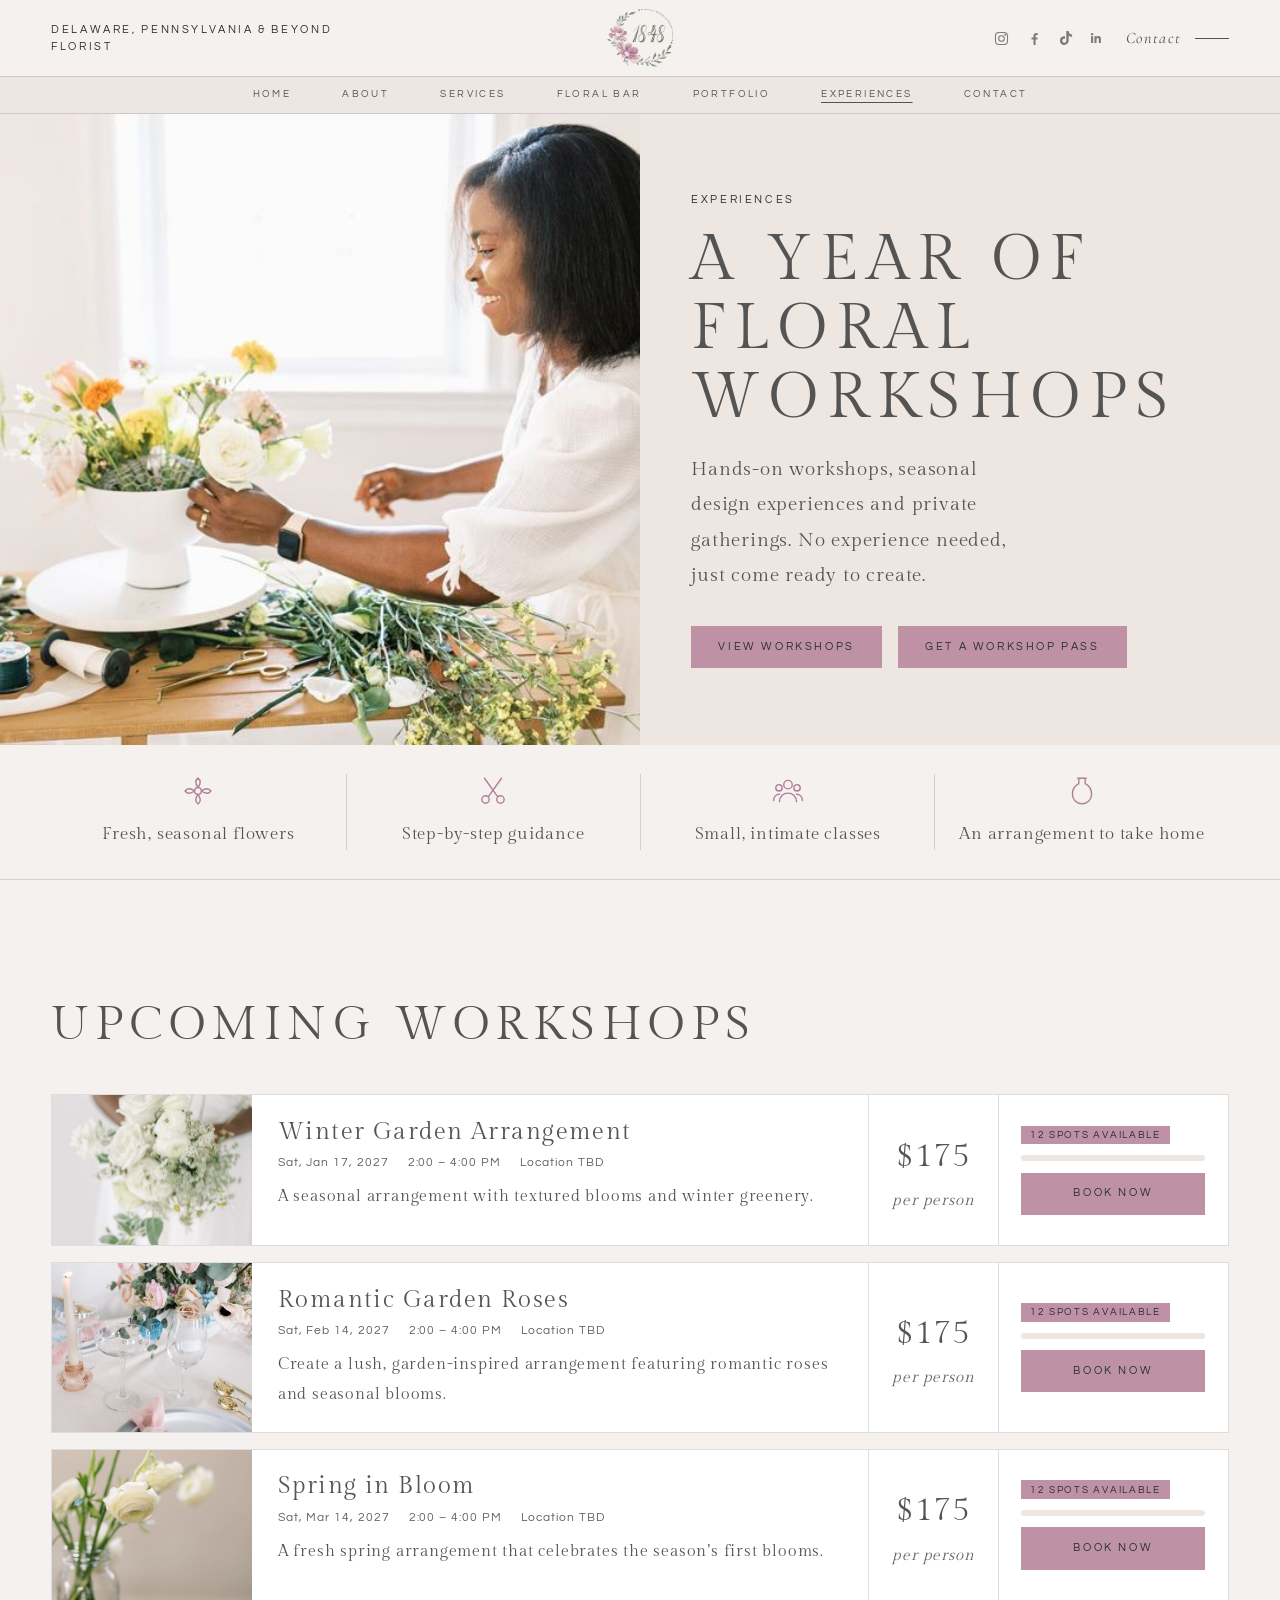
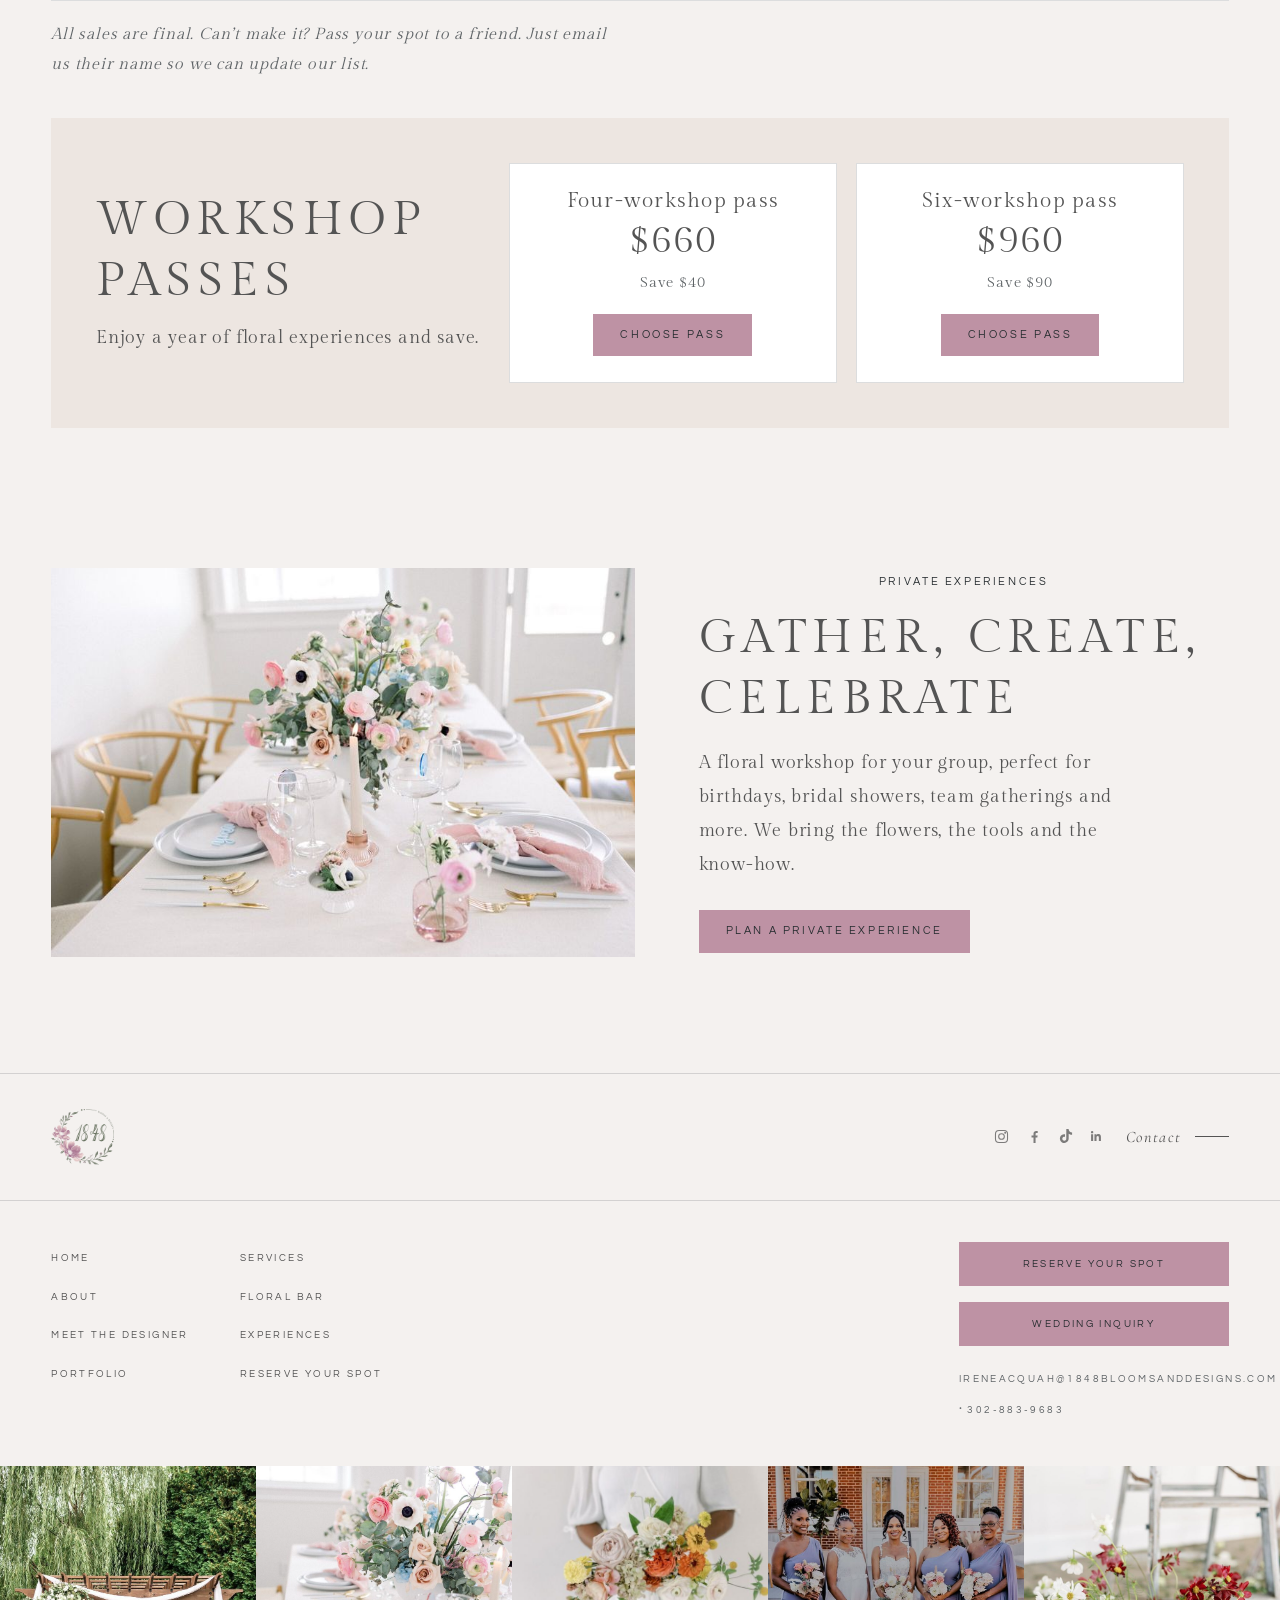
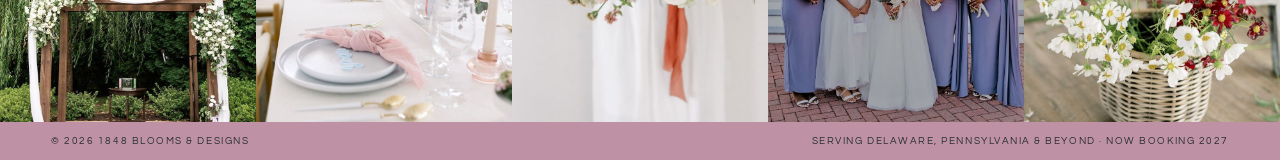
<file: experiences.html>
<!doctype html>
<html lang="en">
<head>
<meta charset="utf-8">
<meta name="viewport" content="width=device-width, initial-scale=1">
<title>Floral Workshops &amp; Private Experiences | 1848 Blooms &amp; Designs</title>
<meta name="description" content="Book a hands-on floral workshop, a workshop pass or a private flower-arranging party with 1848 Blooms &amp; Designs in Delaware, Pennsylvania and beyond.">

<link rel="canonical" href="https://1848bloomsanddesigns.com/experiences.html">
<meta property="og:site_name" content="1848 Blooms &amp; Designs">
<meta property="og:locale" content="en_US">
<meta property="og:title" content="Floral Workshops &amp; Private Experiences | 1848 Blooms &amp; Designs">
<meta property="og:description" content="Book a hands-on floral workshop, a workshop pass or a private flower-arranging party with 1848 Blooms &amp; Designs in Delaware, Pennsylvania and beyond.">
<meta property="og:type" content="website">
<meta property="og:url" content="https://1848bloomsanddesigns.com/experiences.html">
<meta property="og:image" content="https://1848bloomsanddesigns.com/assets/img/designing-table.jpg">
<meta property="og:image:width" content="1600">
<meta property="og:image:height" content="1067">
<meta name="twitter:card" content="summary_large_image">
<meta name="theme-color" content="#C5A193">
<link rel="icon" type="image/png" href="assets/favicon.png">
<link rel="apple-touch-icon" href="assets/favicon.png">
<link rel="preload" as="image" href="assets/img/designing-table.jpg" imagesrcset="assets/img/sm/designing-table.jpg 800w, assets/img/designing-table.jpg 1600w" imagesizes="(max-width: 900px) 100vw, 50vw" fetchpriority="high">
<link rel="stylesheet" href="assets/site.css?v=21">
<script type="application/ld+json">{"@context": "https://schema.org", "@type": "BreadcrumbList", "itemListElement": [{"@type": "ListItem", "position": 1, "name": "Home", "item": "https://1848bloomsanddesigns.com/"}, {"@type": "ListItem", "position": 2, "name": "Floral Workshops & Private Experiences", "item": "https://1848bloomsanddesigns.com/experiences.html"}]}</script>
</head>
<body>
<a class="skip" href="#main">Skip to content</a>
<header class="hd"><div class="hd__top">
  <p class="flank hd__tag">Delaware, Pennsylvania &amp; Beyond<br>Florist</p>
  <a class="brand" href="index.html" aria-label="1848 Blooms &amp; Designs, home"><img src="assets/logo-sm.png" width="86" height="76" alt="1848 Blooms &amp; Designs"></a>
  <div class="hd__right"><span class="social"><a href="https://www.instagram.com/1848BloomsandDesigns" target="_blank" rel="noopener" aria-label="Instagram"><svg viewBox="0 0 24 24" fill="none" stroke="currentColor" stroke-width="1.5" aria-hidden="true"><rect x="3.500" y="3.500" width="17" height="17" rx="5"/><circle cx="12" cy="12" r="4"/><circle cx="17.200" cy="6.800" r=".6" fill="currentColor"/></svg></a><a href="https://www.facebook.com/1848BloomsandDesigns" target="_blank" rel="noopener" aria-label="Facebook"><svg viewBox="0 0 24 24" aria-hidden="true"><path d="M13.500 21v-7.500h2.500l.4-3h-2.900V8.600c0-.9.3-1.500 1.500-1.500h1.500V4.400c-.3 0-1.200-.1-2.200-.1-2.200 0-3.700 1.300-3.700 3.800v2.400H7.800v3h2.800V21h2.900z"/></svg></a><a href="https://www.tiktok.com/@1848bloomsanddesigns" target="_blank" rel="noopener" aria-label="TikTok"><svg viewBox="0 0 24 24" aria-hidden="true"><path d="M12.53.02c1.31-.02 2.61-.01 3.91-.02.08 1.53.63 3.09 1.75 4.17 1.12 1.11 2.7 1.62 4.24 1.79v4.03c-1.44-.05-2.89-.35-4.2-.97-.57-.26-1.1-.59-1.62-.93-.01 2.92.01 5.84-.02 8.75-.08 1.4-.54 2.79-1.35 3.94-1.31 1.92-3.58 3.17-5.91 3.21-1.43.08-2.86-.31-4.08-1.03-2.02-1.19-3.44-3.37-3.65-5.71-.02-.5-.03-1-.01-1.49.18-1.9 1.12-3.72 2.58-4.96 1.66-1.44 3.98-2.13 6.15-1.72.02 1.48-.04 2.96-.04 4.44-.99-.32-2.15-.23-3.02.37-.63.41-1.11 1.04-1.36 1.75-.21.51-.15 1.07-.14 1.61.24 1.64 1.82 3.02 3.5 2.87 1.12-.01 2.19-.66 2.77-1.61.19-.33.4-.67.41-1.06.1-1.79.06-3.57.07-5.36.01-4.03-.01-8.05.02-12.07z"/></svg></a><a href="https://www.linkedin.com/company/1848-blooms-and-designs/" target="_blank" rel="noopener" aria-label="LinkedIn"><svg viewBox="0 0 24 24" aria-hidden="true"><path d="M20.45 20.45h-3.56v-5.57c0-1.33-.02-3.04-1.85-3.04-1.85 0-2.14 1.45-2.14 2.94v5.67H9.35V9h3.41v1.56h.05c.48-.9 1.64-1.85 3.37-1.85 3.6 0 4.27 2.37 4.27 5.46v6.28zM5.34 7.43a2.06 2.06 0 1 1 0-4.13 2.06 2.06 0 0 1 0 4.13zM7.12 20.45H3.56V9h3.56v11.45z"/></svg></a></span><a class="contact-link" href="contact.html">Contact</a>
    <button class="menu-btn" type="button" aria-expanded="false" aria-controls="mnav"><i aria-hidden="true"></i><span>Menu</span></button></div>
</div></header>
<nav class="primary" aria-label="Main"><a href="index.html">Home</a><a href="about.html">About</a><a href="services.html">Services</a><a href="floral-bar.html">Floral Bar</a><a href="portfolio.html">Portfolio</a><a href="experiences.html" aria-current="page">Experiences</a><a href="contact.html">Contact</a></nav>
<nav class="mnav" id="mnav" aria-label="Menu">
  <ul><li><a href="index.html">Home</a></li><li><a href="about.html">About</a></li><li><a href="designer.html">Meet the designer</a></li><li><a href="services.html">Services</a></li><li><a href="floral-bar.html">Floral Bar</a></li><li><a href="portfolio.html">Portfolio</a></li><li><a href="experiences.html">Experiences</a></li><li><a href="reserve.html">Reserve your spot</a></li><li><a href="contact.html">Contact</a></li></ul>
  <div class="foot-line"><span>Serving Delaware, Pennsylvania &amp; Beyond</span><span>Now booking 2027</span></div>
</nav>
<main id="main">

<section class="ex-hero">
  <div class="ex-hero__img"><img src="assets/img/designing-table.jpg" srcset="assets/img/sm/designing-table.jpg 800w, assets/img/designing-table.jpg 1600w" sizes="(max-width: 900px) 100vw, 50vw" width="1600" height="1067" alt="Irene arranging yellow and white flowers at a table in a bright room" fetchpriority="high" style="object-position:70% 50%"></div>
  <div class="ex-hero__copy">
    <span class="eyebrow">Experiences</span>
    <h1 class="dsp">A year of floral workshops</h1>
    <p>Hands-on workshops, seasonal design experiences and private gatherings. No experience needed, just come ready to create.</p>
    <div class="btn-row"><a class="btn" href="#workshops">View workshops</a><a class="btn btn--ghost" href="#passes">Get a workshop pass</a></div>
  </div>
</section>

<ul class="ex-benefits"><li><svg viewBox="0 0 32 32" aria-hidden="true"><circle cx="16" cy="16" r="3.2"/><path d="M16 12.8c-2.6-3.6-2.6-7 0-9 2.6 2 2.6 5.4 0 9zM16 19.2c2.6 3.6 2.6 7 0 9-2.6-2-2.6-5.4 0-9zM12.8 16c-3.6 2.6-7 2.6-9 0 2-2.6 5.4-2.6 9 0zM19.2 16c3.6-2.6 7-2.6 9 0-2 2.6-5.4 2.6-9 0z"/></svg><span>Fresh, seasonal flowers</span></li><li><svg viewBox="0 0 32 32" aria-hidden="true"><circle cx="9" cy="24" r="3.5"/><circle cx="23" cy="24" r="3.5"/><path d="M11.5 21.5 24 4M20.5 21.5 8 4"/></svg><span>Step-by-step guidance</span></li><li><svg viewBox="0 0 32 32" aria-hidden="true"><circle cx="16" cy="10" r="4"/><path d="M8 26c0-5 3.6-8 8-8s8 3 8 8"/><circle cx="7.5" cy="13" r="3"/><path d="M2.5 25c0-3.6 2.2-6 5.5-6"/><circle cx="24.5" cy="13" r="3"/><path d="M29.5 25c0-3.6-2.2-6-5.5-6"/></svg><span>Small, intimate classes</span></li><li><svg viewBox="0 0 32 32" aria-hidden="true"><path d="M12 4h8M13 4v5c-4 2-6 6-6 10 0 5 4 9 9 9s9-4 9-9c0-4-2-8-6-10V4"/></svg><span>An arrangement to take home</span></li></ul>

<section class="section" id="workshops">
  <div class="wrap">
    <h2 class="dsp ex-h2">Upcoming workshops</h2>
    <div class="ws-list">
      <article class="ws">
  <div class="ws__img"><img src="assets/img/bouquet-white-b.jpg" srcset="assets/img/sm/bouquet-white-b.jpg 800w, assets/img/bouquet-white-b.jpg 1132w" sizes="(max-width: 900px) 100vw, 50vw" width="1132" height="1600" alt="A white bouquet of roses and wildflowers with greenery" loading="lazy" decoding="async" ></div>
  <div class="ws__body">
    <h3>Winter Garden Arrangement</h3>
    <p class="ws__meta"><span>Sat, Jan 17, 2027</span><span>2:00 – 4:00 PM</span><span>Location TBD</span></p>
    <p>A seasonal arrangement with textured blooms and winter greenery.</p>
  </div>
  <div class="ws__price"><strong>$175</strong><span>per person</span></div>
  <div class="ws__cta">
    <span class="ws__tag">12 spots available</span>
    <div class="ws__bar" role="img" aria-label="0 of 12 spots booked"><i style="width:0%"></i></div>
    <a class="btn" href="https://book.stripe.com/00weVdfAD5rq4ag9sp1kA09">Book now</a>
  </div>
</article><article class="ws">
  <div class="ws__img"><img src="assets/img/pastel-closeup.jpg" srcset="assets/img/sm/pastel-closeup.jpg 800w, assets/img/pastel-closeup.jpg 1600w" sizes="(max-width: 900px) 100vw, 50vw" width="1600" height="1067" alt="Pink garden roses and blue glassware on a pastel table" loading="lazy" decoding="async" ></div>
  <div class="ws__body">
    <h3>Romantic Garden Roses</h3>
    <p class="ws__meta"><span>Sat, Feb 14, 2027</span><span>2:00 – 4:00 PM</span><span>Location TBD</span></p>
    <p>Create a lush, garden-inspired arrangement featuring romantic roses and seasonal blooms.</p>
  </div>
  <div class="ws__price"><strong>$175</strong><span>per person</span></div>
  <div class="ws__cta">
    <span class="ws__tag">12 spots available</span>
    <div class="ws__bar" role="img" aria-label="0 of 12 spots booked"><i style="width:0%"></i></div>
    <a class="btn" href="https://book.stripe.com/6oUfZh0FJ3ji2288ol1kA0a">Book now</a>
  </div>
</article><article class="ws">
  <div class="ws__img"><img src="assets/img/ranunculus-jar.jpg" srcset="assets/img/sm/ranunculus-jar.jpg 800w, assets/img/ranunculus-jar.jpg 1067w" sizes="(max-width: 900px) 100vw, 50vw" width="1067" height="1600" alt="White ranunculus in a clear glass jar" loading="lazy" decoding="async" ></div>
  <div class="ws__body">
    <h3>Spring in Bloom</h3>
    <p class="ws__meta"><span>Sat, Mar 14, 2027</span><span>2:00 – 4:00 PM</span><span>Location TBD</span></p>
    <p>A fresh spring arrangement that celebrates the season’s first blooms.</p>
  </div>
  <div class="ws__price"><strong>$175</strong><span>per person</span></div>
  <div class="ws__cta">
    <span class="ws__tag">12 spots available</span>
    <div class="ws__bar" role="img" aria-label="0 of 12 spots booked"><i style="width:0%"></i></div>
    <a class="btn" href="https://book.stripe.com/cNi14n1JN4nmeOU4851kA0b">Book now</a>
  </div>
</article>
    </div>
    <p class="ws-note">All sales are final. Can&rsquo;t make it? Pass your spot to a friend. Just email us their name so we can update our list.</p>
  </div>
</section>

<section class="section section--tight" id="passes">
  <div class="wrap">
    <div class="passes">
      <div class="passes__intro"><h2 class="dsp ex-h2">Workshop passes</h2><p>Enjoy a year of floral experiences and save.</p></div>
      <div class="pass"><h3>Four-workshop pass</h3><strong>$660</strong><span>Save $40</span><a class="btn" href="https://buy.stripe.com/14A6oH3RV8DC6ioawt1kA0c">Choose pass</a></div><div class="pass"><h3>Six-workshop pass</h3><strong>$960</strong><span>Save $90</span><a class="btn" href="https://buy.stripe.com/28E00j3RV9HGfSYeMJ1kA0d">Choose pass</a></div>
    </div>
  </div>
</section>

<section class="section" id="private">
  <div class="wrap ex-private">
    <figure><img src="assets/img/pastel-table-c.jpg" srcset="assets/img/sm/pastel-table-c.jpg 800w, assets/img/pastel-table-c.jpg 1600w" sizes="(max-width: 900px) 100vw, 50vw" width="1600" height="1067" alt="A pastel table with a tall arrangement of pink and white flowers and pink napkins" loading="lazy" decoding="async" ></figure>
    <div>
      <span class="eyebrow">Private experiences</span>
      <h2 class="dsp ex-h2">Gather, create, celebrate</h2>
      <p>A floral workshop for your group, perfect for birthdays, bridal showers, team gatherings and more. We bring the flowers, the tools and the know-how.</p>
      <div class="btn-row"><a class="btn" href="reserve.html?experience=private">Plan a private experience</a></div>
    </div>
  </div>
</section>

</main>
<footer class="site-footer">
  <div class="f-top"><a class="brand" href="index.html" aria-label="1848 Blooms &amp; Designs, home"><img src="assets/logo-sm.png" width="86" height="76" alt="1848 Blooms &amp; Designs"></a><div class="hd__right"><span class="social"><a href="https://www.instagram.com/1848BloomsandDesigns" target="_blank" rel="noopener" aria-label="Instagram"><svg viewBox="0 0 24 24" fill="none" stroke="currentColor" stroke-width="1.5" aria-hidden="true"><rect x="3.500" y="3.500" width="17" height="17" rx="5"/><circle cx="12" cy="12" r="4"/><circle cx="17.200" cy="6.800" r=".6" fill="currentColor"/></svg></a><a href="https://www.facebook.com/1848BloomsandDesigns" target="_blank" rel="noopener" aria-label="Facebook"><svg viewBox="0 0 24 24" aria-hidden="true"><path d="M13.500 21v-7.500h2.500l.4-3h-2.900V8.600c0-.9.3-1.500 1.500-1.500h1.500V4.400c-.3 0-1.200-.1-2.200-.1-2.200 0-3.700 1.300-3.700 3.800v2.400H7.800v3h2.800V21h2.900z"/></svg></a><a href="https://www.tiktok.com/@1848bloomsanddesigns" target="_blank" rel="noopener" aria-label="TikTok"><svg viewBox="0 0 24 24" aria-hidden="true"><path d="M12.53.02c1.31-.02 2.61-.01 3.91-.02.08 1.53.63 3.09 1.75 4.17 1.12 1.11 2.7 1.62 4.24 1.79v4.03c-1.44-.05-2.89-.35-4.2-.97-.57-.26-1.1-.59-1.62-.93-.01 2.92.01 5.84-.02 8.75-.08 1.4-.54 2.79-1.35 3.94-1.31 1.92-3.58 3.17-5.91 3.21-1.43.08-2.86-.31-4.08-1.03-2.02-1.19-3.44-3.37-3.65-5.71-.02-.5-.03-1-.01-1.49.18-1.9 1.12-3.72 2.58-4.96 1.66-1.44 3.98-2.13 6.15-1.72.02 1.48-.04 2.96-.04 4.44-.99-.32-2.15-.23-3.02.37-.63.41-1.11 1.04-1.36 1.75-.21.51-.15 1.07-.14 1.61.24 1.64 1.82 3.02 3.5 2.87 1.12-.01 2.19-.66 2.77-1.61.19-.33.4-.67.41-1.06.1-1.79.06-3.57.07-5.36.01-4.03-.01-8.05.02-12.07z"/></svg></a><a href="https://www.linkedin.com/company/1848-blooms-and-designs/" target="_blank" rel="noopener" aria-label="LinkedIn"><svg viewBox="0 0 24 24" aria-hidden="true"><path d="M20.45 20.45h-3.56v-5.57c0-1.33-.02-3.04-1.85-3.04-1.85 0-2.14 1.45-2.14 2.94v5.67H9.35V9h3.41v1.56h.05c.48-.9 1.64-1.85 3.37-1.85 3.6 0 4.27 2.37 4.27 5.46v6.28zM5.34 7.43a2.06 2.06 0 1 1 0-4.13 2.06 2.06 0 0 1 0 4.13zM7.12 20.45H3.56V9h3.56v11.45z"/></svg></a></span><a class="contact-link" href="contact.html">Contact</a></div></div>
  <div class="f-mid">
    <ul><li><a href="index.html">Home</a></li><li><a href="about.html">About</a></li><li><a href="designer.html">Meet the designer</a></li><li><a href="portfolio.html">Portfolio</a></li></ul>
    <ul><li><a href="services.html">Services</a></li><li><a href="floral-bar.html">Floral Bar</a></li><li><a href="experiences.html">Experiences</a></li><li><a href="reserve.html">Reserve your spot</a></li></ul>
    <div class="f-btns"><a class="btn" href="reserve.html">Reserve your spot</a><a class="btn" href="wedding.html" data-wm-open>Wedding inquiry</a>
      <p class="f-note"><a href="mailto:ireneacquah@1848bloomsanddesigns.com">ireneacquah@1848bloomsanddesigns.com</a> &middot; <a href="tel:+13028839683">302-883-9683</a></p></div>
  </div>
  <div class="f-thumbs"><img src="assets/img/arch-willow.jpg" srcset="assets/img/sm/arch-willow.jpg 800w, assets/img/arch-willow.jpg 981w" sizes="(max-width: 560px) 33vw, 20vw" width="981" height="1284" alt="A wooden wedding arch with white flowers" loading="lazy" decoding="async" ><img src="assets/img/pastel-table-a.jpg" srcset="assets/img/sm/pastel-table-a.jpg 800w, assets/img/pastel-table-a.jpg 1067w" sizes="(max-width: 560px) 33vw, 20vw" width="1067" height="1600" alt="A pastel event table with a tall floral arrangement" loading="lazy" decoding="async" ><img src="assets/img/bouquet-ribbon.jpg" srcset="assets/img/sm/bouquet-ribbon.jpg 800w, assets/img/bouquet-ribbon.jpg 1600w" sizes="(max-width: 560px) 33vw, 20vw" width="1600" height="1067" alt="A pastel bridal bouquet with a rust ribbon" loading="lazy" decoding="async" ><img src="assets/img/bridesmaids.jpg" srcset="assets/img/sm/bridesmaids.jpg 800w, assets/img/bridesmaids.jpg 1049w" sizes="(max-width: 560px) 33vw, 20vw" width="1049" height="1600" alt="Bridesmaids holding white bouquets" loading="lazy" decoding="async" ><img src="assets/img/ladder-daisies.jpg" srcset="assets/img/sm/ladder-daisies.jpg 800w, assets/img/ladder-daisies.jpg 1067w" sizes="(max-width: 560px) 33vw, 20vw" width="1067" height="1600" alt="Daisies in a woven basket" loading="lazy" decoding="async" ></div>
  <div class="legal"><span>&copy; <span data-year>2026</span> 1848 Blooms &amp; Designs</span><span>Serving Delaware, Pennsylvania &amp; Beyond &middot; Now booking 2027</span></div>
</footer>
<dialog class="wm" id="wm" aria-labelledby="wm-head">
  <div class="wm__panel">
    <div class="wm__art" aria-hidden="true"><img class="wm__img" src="assets/img/bouquet-white-b.jpg" srcset="assets/img/sm/bouquet-white-b.jpg 800w, assets/img/bouquet-white-b.jpg 1132w" sizes="(max-width: 900px) 100vw, 50vw" width="1132" height="1600" alt="" loading="lazy" decoding="async" ><p class="wm__quote">Refined, nature-inspired florals for weddings and events.</p></div>
    <form class="wm__form" data-wm novalidate>
      <div class="wm__top">
        <p class="wm__brand" id="wm-head">Wedding &amp; event inquiry</p>
        <button type="button" class="wm__x" data-wm-close aria-label="Close">&times;</button>
        <div class="wm__bar" role="progressbar" aria-valuemin="1" aria-valuemax="6" aria-valuenow="1"><i></i></div>
        <p class="wm__count" aria-live="polite">Step <b data-wm-n>1</b> of 6</p>
      </div>
      <div class="wm__body">
        <section class="wm__step" data-step="1">
      <p class="wm__kicker">Let&rsquo;s start with you</p>
      <h2 class="wm__title" tabindex="-1">Welcome</h2>
      <p class="wm__desc">We&rsquo;re honored you&rsquo;re considering 1848 Blooms &amp; Designs. We design refined, nature-inspired floral experiences for weddings and events. A few details so we know how to reach you.</p>
      <div class="wm__fields">
        <div class="field"><label for="wm-name">Full name</label><input id="wm-name" name="name" autocomplete="name" required><p class="err">Enter your full name.</p></div>
        <div class="field"><label for="wm-email">Email address</label><input id="wm-email" name="email" type="email" autocomplete="email" required><p class="err">Enter a valid email address.</p></div>
        <div class="field"><label for="wm-phone">Phone number</label><input id="wm-phone" name="phone" type="tel" autocomplete="tel" required><p class="err">Enter your phone number.</p></div></div>
    </section><section class="wm__step" data-step="2" hidden>
      <p class="wm__kicker">Tell us about your event</p>
      <h2 class="wm__title" tabindex="-1">Your event</h2>
      <p class="wm__desc">This is where your vision begins to take shape.</p>
      <div class="wm__fields">
        <fieldset class="field"><legend>Event type</legend><div class="wm-chips"><label class=""><input type="radio" name="event_type" value="Wedding"><span>Wedding</span></label><label class=""><input type="radio" name="event_type" value="Bridal Shower"><span>Bridal Shower</span></label><label class=""><input type="radio" name="event_type" value="Baby Shower"><span>Baby Shower</span></label><label class=""><input type="radio" name="event_type" value="Dinner Party"><span>Dinner Party</span></label><label class=""><input type="radio" name="event_type" value="Corporate Event"><span>Corporate Event</span></label><label class=""><input type="radio" name="event_type" value="Other"><span>Other</span></label></div><p class="err">Choose your event type.</p></fieldset>
        <div class="field"><label for="wm-date">Event date</label><input id="wm-date" name="event_date" type="date" required><p class="err">Choose your event date.</p></div>
        <div class="field"><label for="wm-venue">Event location (venue and city)</label><input id="wm-venue" name="event_location" placeholder="The Barn at Spring Brook, Kennett Square" required><p class="err">Enter the venue and city.</p></div></div>
    </section><section class="wm__step" data-step="3" hidden>
      <p class="wm__kicker">Your vision &amp; aesthetic</p>
      <h2 class="wm__title" tabindex="-1">Your vision</h2>
      <p class="wm__desc">Tell us how you picture the day.</p>
      <div class="wm__fields">
        <div class="field"><label for="wm-words">Describe your event in a few words</label><textarea id="wm-words" name="event_description" rows="3" placeholder="Elegant, modern, romantic, minimal" required></textarea><p class="err">Give us a few words.</p></div>
        <div class="field"><label for="wm-colors">Color palette</label><input id="wm-colors" name="color_palette" placeholder="Blush, ivory and sage" required><p class="err">Share your color palette.</p></div>
        <div class="field" data-insp><label for="wm-link">Inspiration photos or Pinterest link</label><input id="wm-link" name="pinterest_link" type="url" inputmode="url" placeholder="Paste a Pinterest board or link">
          <label class="wm-file"><input type="file" name="attachment" accept="image/*" multiple><span>Or upload photos</span><em data-files>JPG or PNG, up to 5 MB each</em></label>
          <p class="err">Add a Pinterest link or upload at least one photo.</p></div></div>
    </section><section class="wm__step" data-step="4" hidden>
      <p class="wm__kicker">Floral elements</p>
      <h2 class="wm__title" tabindex="-1">What are you dreaming of?</h2>
      <p class="wm__desc">Select the floral elements you&rsquo;re interested in. Choose as many as you like.</p>
      <div class="wm__fields">
        <fieldset class="field"><legend class="sr">Which floral elements are you considering?</legend><div class="wm-cards"><label class=""><input type="checkbox" name="floral_elements" value="Bridal Bouquet"><span>Bridal Bouquet</span></label><label class=""><input type="checkbox" name="floral_elements" value="Centerpieces"><span>Centerpieces</span></label><label class=""><input type="checkbox" name="floral_elements" value="Ceremony Florals"><span>Ceremony Florals</span></label><label class=""><input type="checkbox" name="floral_elements" value="Floral Installations"><span>Floral Installations</span></label><label class=""><input type="checkbox" name="floral_elements" value="Floral Bar Experience"><span>Floral Bar Experience</span></label><label class=""><input type="checkbox" name="floral_elements" value="Weekly / Corporate Florals"><span>Weekly / Corporate Florals</span></label></div><p class="err">Choose at least one.</p></fieldset></div>
    </section><section class="wm__step" data-step="5" hidden>
      <p class="wm__kicker">Your investment</p>
      <h2 class="wm__title" tabindex="-1">Estimated floral budget</h2>
      <p class="wm__desc">Understanding your investment range allows us to design intentionally and align with your vision.</p>
      <div class="wm__fields">
        <fieldset class="field"><legend class="sr">Estimated floral budget</legend><div class="wm-cards wm-cards--2"><label class=""><input type="radio" name="floral_budget" value="$500 to $1,000"><span>$500 to $1,000</span></label><label class=""><input type="radio" name="floral_budget" value="$1,000 to $2,500"><span>$1,000 to $2,500</span></label><label class=""><input type="radio" name="floral_budget" value="$2,500 to $5,000"><span>$2,500 to $5,000</span></label><label class=""><input type="radio" name="floral_budget" value="$5,000+"><span>$5,000+</span></label></div><p class="err">Choose a budget range.</p></fieldset></div>
    </section><section class="wm__step" data-step="6" hidden>
      <p class="wm__kicker">One final detail</p>
      <h2 class="wm__title" tabindex="-1">The feeling</h2>
      <p class="wm__desc">A final note to help us understand your vision more deeply.</p>
      <div class="wm__fields">
        <div class="field"><label for="wm-feel">What feeling or experience do you want your florals to create?</label><textarea id="wm-feel" name="desired_feeling" rows="5" required></textarea><p class="err">Tell us a little about the feeling you want.</p></div></div>
    </section>
        <section class="wm__step wm__done" data-step="done" hidden>
          <img src="assets/logo.png" width="86" height="76" alt="">
          <h2 class="wm__title" tabindex="-1">Thank you<span data-wm-who></span></h2>
          <p class="wm__desc">We received your inquiry. Irene will reply by email within 24 hours to set up a time to talk about your florals.</p>
          <button type="button" class="btn" data-wm-close>Close</button>
        </section>
      </div>
      <div class="hp" aria-hidden="true"><label>Leave this empty<input name="website" tabindex="-1" autocomplete="off"></label></div>
      <div class="wm__nav">
        <div class="notice" role="status"></div>
        <button type="button" class="wm__back" data-wm-back hidden>Back</button>
        <button type="submit" class="btn" data-wm-next>Next</button>
      </div>
    </form>
  </div>
</dialog>
<script src="assets/site.js?v=6"></script>
</body>
</html>
</file>
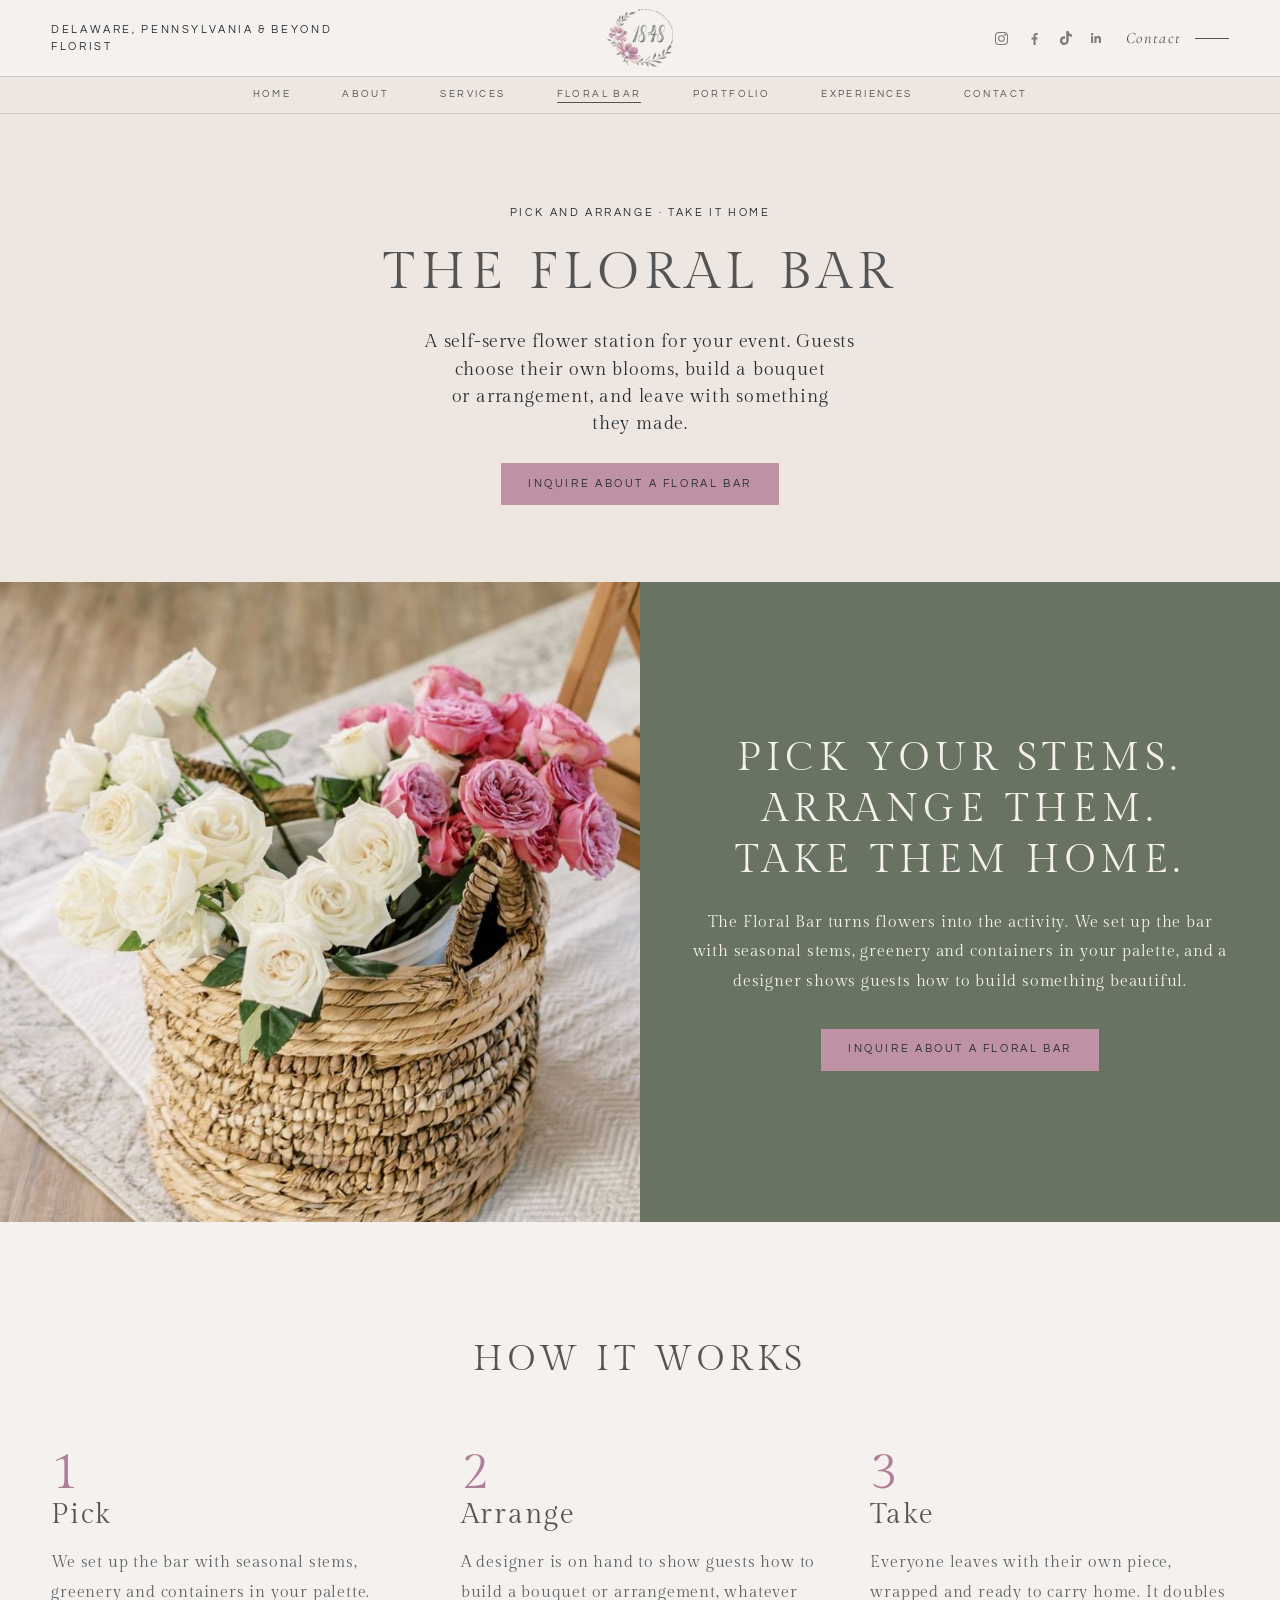
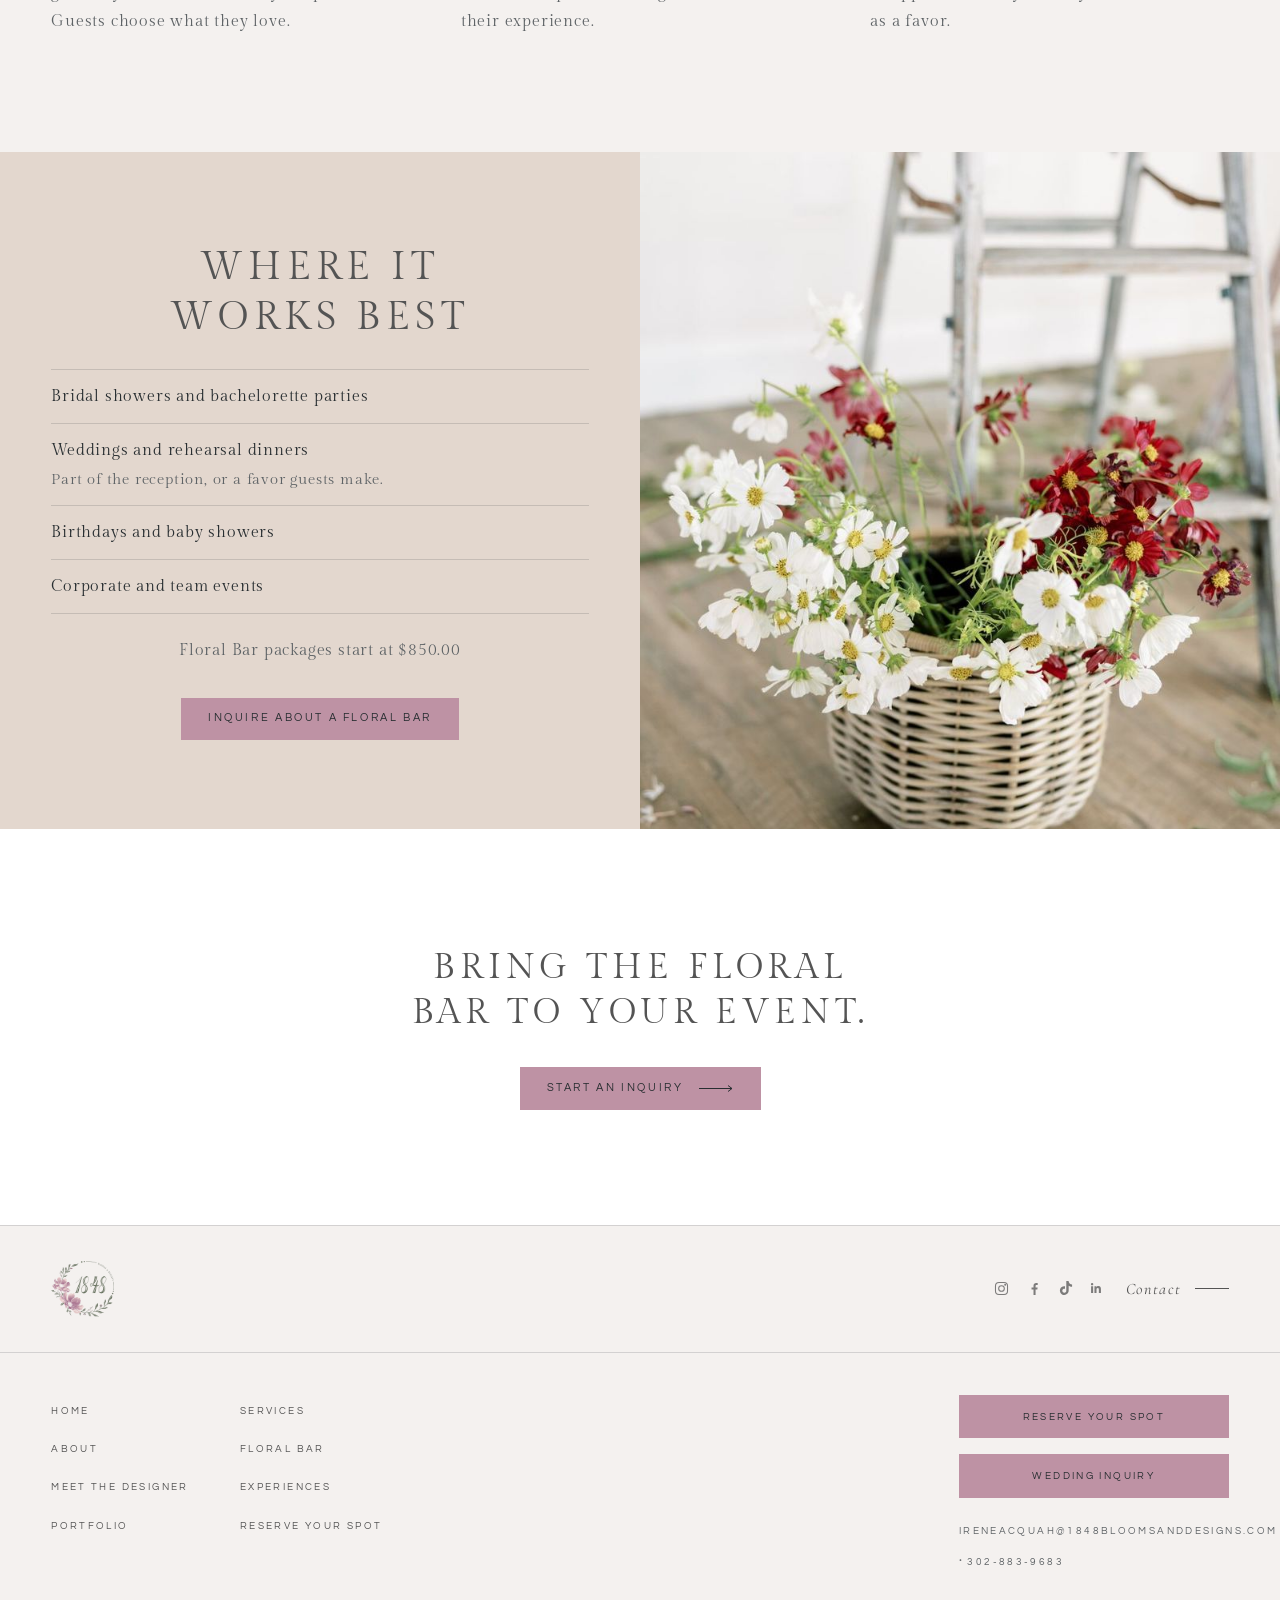
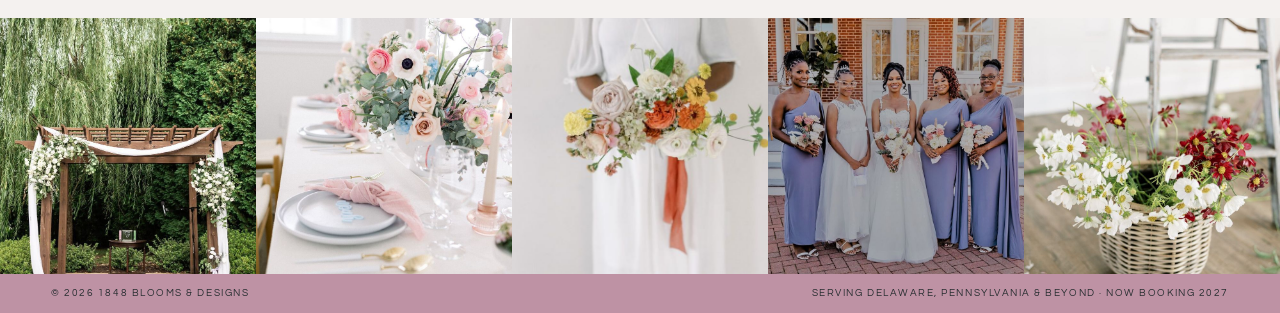
<file: floral-bar.html>
<!doctype html>
<html lang="en">
<head>
<meta charset="utf-8">
<meta name="viewport" content="width=device-width, initial-scale=1">
<title>Floral Bar for Weddings &amp; Events | 1848 Blooms &amp; Designs</title>
<meta name="description" content="A self-serve flower bar for weddings, showers and events in Wilmington, DE, Philadelphia, PA and nearby towns. Guests pick, arrange and take home their own.">

<link rel="canonical" href="https://1848bloomsanddesigns.com/floral-bar.html">
<meta property="og:site_name" content="1848 Blooms &amp; Designs">
<meta property="og:locale" content="en_US">
<meta property="og:title" content="Floral Bar for Weddings &amp; Events | 1848 Blooms &amp; Designs">
<meta property="og:description" content="A self-serve flower bar for weddings, showers and events in Wilmington, DE, Philadelphia, PA and nearby towns. Guests pick, arrange and take home their own.">
<meta property="og:type" content="website">
<meta property="og:url" content="https://1848bloomsanddesigns.com/floral-bar.html">
<meta property="og:image" content="https://1848bloomsanddesigns.com/assets/img/home-floralbar.jpg">
<meta property="og:image:width" content="1090">
<meta property="og:image:height" content="1600">
<meta name="twitter:card" content="summary_large_image">
<meta name="theme-color" content="#C5A193">
<link rel="icon" type="image/png" href="assets/favicon.png">
<link rel="apple-touch-icon" href="assets/favicon.png">

<link rel="stylesheet" href="assets/site.css?v=21">
<script type="application/ld+json">{"@context": "https://schema.org", "@type": "BreadcrumbList", "itemListElement": [{"@type": "ListItem", "position": 1, "name": "Home", "item": "https://1848bloomsanddesigns.com/"}, {"@type": "ListItem", "position": 2, "name": "Floral Bar for Weddings & Events", "item": "https://1848bloomsanddesigns.com/floral-bar.html"}]}</script>
</head>
<body>
<a class="skip" href="#main">Skip to content</a>
<header class="hd"><div class="hd__top">
  <p class="flank hd__tag">Delaware, Pennsylvania &amp; Beyond<br>Florist</p>
  <a class="brand" href="index.html" aria-label="1848 Blooms &amp; Designs, home"><img src="assets/logo-sm.png" width="86" height="76" alt="1848 Blooms &amp; Designs"></a>
  <div class="hd__right"><span class="social"><a href="https://www.instagram.com/1848BloomsandDesigns" target="_blank" rel="noopener" aria-label="Instagram"><svg viewBox="0 0 24 24" fill="none" stroke="currentColor" stroke-width="1.5" aria-hidden="true"><rect x="3.500" y="3.500" width="17" height="17" rx="5"/><circle cx="12" cy="12" r="4"/><circle cx="17.200" cy="6.800" r=".6" fill="currentColor"/></svg></a><a href="https://www.facebook.com/1848BloomsandDesigns" target="_blank" rel="noopener" aria-label="Facebook"><svg viewBox="0 0 24 24" aria-hidden="true"><path d="M13.500 21v-7.500h2.500l.4-3h-2.900V8.600c0-.9.3-1.500 1.500-1.500h1.500V4.400c-.3 0-1.200-.1-2.200-.1-2.200 0-3.700 1.300-3.700 3.800v2.400H7.800v3h2.800V21h2.900z"/></svg></a><a href="https://www.tiktok.com/@1848bloomsanddesigns" target="_blank" rel="noopener" aria-label="TikTok"><svg viewBox="0 0 24 24" aria-hidden="true"><path d="M12.53.02c1.31-.02 2.61-.01 3.91-.02.08 1.53.63 3.09 1.75 4.17 1.12 1.11 2.7 1.62 4.24 1.79v4.03c-1.44-.05-2.89-.35-4.2-.97-.57-.26-1.1-.59-1.62-.93-.01 2.92.01 5.84-.02 8.75-.08 1.4-.54 2.79-1.35 3.94-1.31 1.92-3.58 3.17-5.91 3.21-1.43.08-2.86-.31-4.08-1.03-2.02-1.19-3.44-3.37-3.65-5.71-.02-.5-.03-1-.01-1.49.18-1.9 1.12-3.72 2.58-4.96 1.66-1.44 3.98-2.13 6.15-1.72.02 1.48-.04 2.96-.04 4.44-.99-.32-2.15-.23-3.02.37-.63.41-1.11 1.04-1.36 1.75-.21.51-.15 1.07-.14 1.61.24 1.64 1.82 3.02 3.5 2.87 1.12-.01 2.19-.66 2.77-1.61.19-.33.4-.67.41-1.06.1-1.79.06-3.57.07-5.36.01-4.03-.01-8.05.02-12.07z"/></svg></a><a href="https://www.linkedin.com/company/1848-blooms-and-designs/" target="_blank" rel="noopener" aria-label="LinkedIn"><svg viewBox="0 0 24 24" aria-hidden="true"><path d="M20.45 20.45h-3.56v-5.57c0-1.33-.02-3.04-1.85-3.04-1.85 0-2.14 1.45-2.14 2.94v5.67H9.35V9h3.41v1.56h.05c.48-.9 1.64-1.85 3.37-1.85 3.6 0 4.27 2.37 4.27 5.46v6.28zM5.34 7.43a2.06 2.06 0 1 1 0-4.13 2.06 2.06 0 0 1 0 4.13zM7.12 20.45H3.56V9h3.56v11.45z"/></svg></a></span><a class="contact-link" href="contact.html">Contact</a>
    <button class="menu-btn" type="button" aria-expanded="false" aria-controls="mnav"><i aria-hidden="true"></i><span>Menu</span></button></div>
</div></header>
<nav class="primary" aria-label="Main"><a href="index.html">Home</a><a href="about.html">About</a><a href="services.html">Services</a><a href="floral-bar.html" aria-current="page">Floral Bar</a><a href="portfolio.html">Portfolio</a><a href="experiences.html">Experiences</a><a href="contact.html">Contact</a></nav>
<nav class="mnav" id="mnav" aria-label="Menu">
  <ul><li><a href="index.html">Home</a></li><li><a href="about.html">About</a></li><li><a href="designer.html">Meet the designer</a></li><li><a href="services.html">Services</a></li><li><a href="floral-bar.html">Floral Bar</a></li><li><a href="portfolio.html">Portfolio</a></li><li><a href="experiences.html">Experiences</a></li><li><a href="reserve.html">Reserve your spot</a></li><li><a href="contact.html">Contact</a></li></ul>
  <div class="foot-line"><span>Serving Delaware, Pennsylvania &amp; Beyond</span><span>Now booking 2027</span></div>
</nav>
<main id="main">

<section class="phero phero--plain">
  
  <div class="phero__mid"><span class="eyebrow">Pick and arrange &middot; Take it home</span><div class="tbar"><h1 class="dsp">The Floral Bar</h1></div></div>
  <div class="phero__foot"><p>A self-serve flower station for your event. Guests choose their own blooms, build a bouquet or arrangement, and leave with something they made.</p><div class="btn-row"><a class="btn" href="contact.html">Inquire about a Floral Bar</a></div></div>
</section>

<section class="panels">
  <div class="panel panel--img" style="min-height:640px"><img src="assets/img/home-floralbar.jpg" srcset="assets/img/sm/home-floralbar.jpg 800w, assets/img/home-floralbar.jpg 1090w" sizes="(max-width: 900px) 100vw, 50vw" width="1090" height="1600" alt="A woven basket filled with white and hot pink roses" loading="lazy" decoding="async" ></div>
  <div class="panel panel--sage panel--center"><div>
    <h2 class="dsp">Pick your stems. Arrange them. Take them home.</h2>
    <p>The Floral Bar turns flowers into the activity. We set up the bar with seasonal stems, greenery and containers in your palette, and a designer shows guests how to build something beautiful.</p>
    <div class="btn-row"><a class="btn" href="contact.html">Inquire about a Floral Bar</a></div>
  </div></div>
</section>

<section class="section">
  <div class="wrap">
    <div class="tbar"><h2 class="dsp">How it works</h2></div>
    <ol class="steps steps--three" style="margin-top:clamp(2.5rem,5vw,4.5rem)">
      <li><h3>Pick</h3><p>We set up the bar with seasonal stems, greenery and containers in your palette. Guests choose what they love.</p></li>
      <li><h3>Arrange</h3><p>A designer is on hand to show guests how to build a bouquet or arrangement, whatever their experience.</p></li>
      <li><h3>Take</h3><p>Everyone leaves with their own piece, wrapped and ready to carry home. It doubles as a favor.</p></li>
    </ol>
  </div>
</section>

<section class="panels">
  <div class="panel panel--petal panel--center"><div>
    <h2 class="dsp">Where it works best</h2>
    <ul class="tick">
      <li><strong>Bridal showers and bachelorette parties</strong></li>
      <li><strong>Weddings and rehearsal dinners</strong><span>Part of the reception, or a favor guests make.</span></li>
      <li><strong>Birthdays and baby showers</strong></li>
      <li><strong>Corporate and team events</strong></li>
    </ul>
    <p class="small">Floral Bar packages start at $850.00</p>
    <div class="btn-row"><a class="btn" href="contact.html">Inquire about a Floral Bar</a></div>
  </div></div>
  <div class="panel panel--img" style="min-height:640px"><img src="assets/img/ladder-daisies.jpg" srcset="assets/img/sm/ladder-daisies.jpg 800w, assets/img/ladder-daisies.jpg 1067w" sizes="(max-width: 900px) 100vw, 50vw" width="1067" height="1600" alt="Daisies and cosmos in a woven basket at the foot of a wooden ladder" loading="lazy" decoding="async" ></div>
</section>

<section class="section band-paper2"><div class="wrap closer">
  <h2 class="dsp">Bring the Floral Bar to your event.</h2><div class="btn-row"><a class="btn btn--arrow" href="contact.html">Start an inquiry</a></div>
</div></section>

</main>
<footer class="site-footer">
  <div class="f-top"><a class="brand" href="index.html" aria-label="1848 Blooms &amp; Designs, home"><img src="assets/logo-sm.png" width="86" height="76" alt="1848 Blooms &amp; Designs"></a><div class="hd__right"><span class="social"><a href="https://www.instagram.com/1848BloomsandDesigns" target="_blank" rel="noopener" aria-label="Instagram"><svg viewBox="0 0 24 24" fill="none" stroke="currentColor" stroke-width="1.5" aria-hidden="true"><rect x="3.500" y="3.500" width="17" height="17" rx="5"/><circle cx="12" cy="12" r="4"/><circle cx="17.200" cy="6.800" r=".6" fill="currentColor"/></svg></a><a href="https://www.facebook.com/1848BloomsandDesigns" target="_blank" rel="noopener" aria-label="Facebook"><svg viewBox="0 0 24 24" aria-hidden="true"><path d="M13.500 21v-7.500h2.500l.4-3h-2.900V8.600c0-.9.3-1.500 1.500-1.500h1.500V4.400c-.3 0-1.200-.1-2.200-.1-2.200 0-3.700 1.300-3.700 3.800v2.400H7.800v3h2.800V21h2.900z"/></svg></a><a href="https://www.tiktok.com/@1848bloomsanddesigns" target="_blank" rel="noopener" aria-label="TikTok"><svg viewBox="0 0 24 24" aria-hidden="true"><path d="M12.53.02c1.31-.02 2.61-.01 3.91-.02.08 1.53.63 3.09 1.75 4.17 1.12 1.11 2.7 1.62 4.24 1.79v4.03c-1.44-.05-2.89-.35-4.2-.97-.57-.26-1.1-.59-1.62-.93-.01 2.92.01 5.84-.02 8.75-.08 1.4-.54 2.79-1.35 3.94-1.31 1.92-3.58 3.17-5.91 3.21-1.43.08-2.86-.31-4.08-1.03-2.02-1.19-3.44-3.37-3.65-5.71-.02-.5-.03-1-.01-1.49.18-1.9 1.12-3.72 2.58-4.96 1.66-1.44 3.98-2.13 6.15-1.72.02 1.48-.04 2.96-.04 4.44-.99-.32-2.15-.23-3.02.37-.63.41-1.11 1.04-1.36 1.75-.21.51-.15 1.07-.14 1.61.24 1.64 1.82 3.02 3.5 2.87 1.12-.01 2.19-.66 2.77-1.61.19-.33.4-.67.41-1.06.1-1.79.06-3.57.07-5.36.01-4.03-.01-8.05.02-12.07z"/></svg></a><a href="https://www.linkedin.com/company/1848-blooms-and-designs/" target="_blank" rel="noopener" aria-label="LinkedIn"><svg viewBox="0 0 24 24" aria-hidden="true"><path d="M20.45 20.45h-3.56v-5.57c0-1.33-.02-3.04-1.85-3.04-1.85 0-2.14 1.45-2.14 2.94v5.67H9.35V9h3.41v1.56h.05c.48-.9 1.64-1.85 3.37-1.85 3.6 0 4.27 2.37 4.27 5.46v6.28zM5.34 7.43a2.06 2.06 0 1 1 0-4.13 2.06 2.06 0 0 1 0 4.13zM7.12 20.45H3.56V9h3.56v11.45z"/></svg></a></span><a class="contact-link" href="contact.html">Contact</a></div></div>
  <div class="f-mid">
    <ul><li><a href="index.html">Home</a></li><li><a href="about.html">About</a></li><li><a href="designer.html">Meet the designer</a></li><li><a href="portfolio.html">Portfolio</a></li></ul>
    <ul><li><a href="services.html">Services</a></li><li><a href="floral-bar.html">Floral Bar</a></li><li><a href="experiences.html">Experiences</a></li><li><a href="reserve.html">Reserve your spot</a></li></ul>
    <div class="f-btns"><a class="btn" href="reserve.html">Reserve your spot</a><a class="btn" href="wedding.html" data-wm-open>Wedding inquiry</a>
      <p class="f-note"><a href="mailto:ireneacquah@1848bloomsanddesigns.com">ireneacquah@1848bloomsanddesigns.com</a> &middot; <a href="tel:+13028839683">302-883-9683</a></p></div>
  </div>
  <div class="f-thumbs"><img src="assets/img/arch-willow.jpg" srcset="assets/img/sm/arch-willow.jpg 800w, assets/img/arch-willow.jpg 981w" sizes="(max-width: 560px) 33vw, 20vw" width="981" height="1284" alt="A wooden wedding arch with white flowers" loading="lazy" decoding="async" ><img src="assets/img/pastel-table-a.jpg" srcset="assets/img/sm/pastel-table-a.jpg 800w, assets/img/pastel-table-a.jpg 1067w" sizes="(max-width: 560px) 33vw, 20vw" width="1067" height="1600" alt="A pastel event table with a tall floral arrangement" loading="lazy" decoding="async" ><img src="assets/img/bouquet-ribbon.jpg" srcset="assets/img/sm/bouquet-ribbon.jpg 800w, assets/img/bouquet-ribbon.jpg 1600w" sizes="(max-width: 560px) 33vw, 20vw" width="1600" height="1067" alt="A pastel bridal bouquet with a rust ribbon" loading="lazy" decoding="async" ><img src="assets/img/bridesmaids.jpg" srcset="assets/img/sm/bridesmaids.jpg 800w, assets/img/bridesmaids.jpg 1049w" sizes="(max-width: 560px) 33vw, 20vw" width="1049" height="1600" alt="Bridesmaids holding white bouquets" loading="lazy" decoding="async" ><img src="assets/img/ladder-daisies.jpg" srcset="assets/img/sm/ladder-daisies.jpg 800w, assets/img/ladder-daisies.jpg 1067w" sizes="(max-width: 560px) 33vw, 20vw" width="1067" height="1600" alt="Daisies in a woven basket" loading="lazy" decoding="async" ></div>
  <div class="legal"><span>&copy; <span data-year>2026</span> 1848 Blooms &amp; Designs</span><span>Serving Delaware, Pennsylvania &amp; Beyond &middot; Now booking 2027</span></div>
</footer>
<dialog class="wm" id="wm" aria-labelledby="wm-head">
  <div class="wm__panel">
    <div class="wm__art" aria-hidden="true"><img class="wm__img" src="assets/img/bouquet-white-b.jpg" srcset="assets/img/sm/bouquet-white-b.jpg 800w, assets/img/bouquet-white-b.jpg 1132w" sizes="(max-width: 900px) 100vw, 50vw" width="1132" height="1600" alt="" loading="lazy" decoding="async" ><p class="wm__quote">Refined, nature-inspired florals for weddings and events.</p></div>
    <form class="wm__form" data-wm novalidate>
      <div class="wm__top">
        <p class="wm__brand" id="wm-head">Wedding &amp; event inquiry</p>
        <button type="button" class="wm__x" data-wm-close aria-label="Close">&times;</button>
        <div class="wm__bar" role="progressbar" aria-valuemin="1" aria-valuemax="6" aria-valuenow="1"><i></i></div>
        <p class="wm__count" aria-live="polite">Step <b data-wm-n>1</b> of 6</p>
      </div>
      <div class="wm__body">
        <section class="wm__step" data-step="1">
      <p class="wm__kicker">Let&rsquo;s start with you</p>
      <h2 class="wm__title" tabindex="-1">Welcome</h2>
      <p class="wm__desc">We&rsquo;re honored you&rsquo;re considering 1848 Blooms &amp; Designs. We design refined, nature-inspired floral experiences for weddings and events. A few details so we know how to reach you.</p>
      <div class="wm__fields">
        <div class="field"><label for="wm-name">Full name</label><input id="wm-name" name="name" autocomplete="name" required><p class="err">Enter your full name.</p></div>
        <div class="field"><label for="wm-email">Email address</label><input id="wm-email" name="email" type="email" autocomplete="email" required><p class="err">Enter a valid email address.</p></div>
        <div class="field"><label for="wm-phone">Phone number</label><input id="wm-phone" name="phone" type="tel" autocomplete="tel" required><p class="err">Enter your phone number.</p></div></div>
    </section><section class="wm__step" data-step="2" hidden>
      <p class="wm__kicker">Tell us about your event</p>
      <h2 class="wm__title" tabindex="-1">Your event</h2>
      <p class="wm__desc">This is where your vision begins to take shape.</p>
      <div class="wm__fields">
        <fieldset class="field"><legend>Event type</legend><div class="wm-chips"><label class=""><input type="radio" name="event_type" value="Wedding"><span>Wedding</span></label><label class=""><input type="radio" name="event_type" value="Bridal Shower"><span>Bridal Shower</span></label><label class=""><input type="radio" name="event_type" value="Baby Shower"><span>Baby Shower</span></label><label class=""><input type="radio" name="event_type" value="Dinner Party"><span>Dinner Party</span></label><label class=""><input type="radio" name="event_type" value="Corporate Event"><span>Corporate Event</span></label><label class=""><input type="radio" name="event_type" value="Other"><span>Other</span></label></div><p class="err">Choose your event type.</p></fieldset>
        <div class="field"><label for="wm-date">Event date</label><input id="wm-date" name="event_date" type="date" required><p class="err">Choose your event date.</p></div>
        <div class="field"><label for="wm-venue">Event location (venue and city)</label><input id="wm-venue" name="event_location" placeholder="The Barn at Spring Brook, Kennett Square" required><p class="err">Enter the venue and city.</p></div></div>
    </section><section class="wm__step" data-step="3" hidden>
      <p class="wm__kicker">Your vision &amp; aesthetic</p>
      <h2 class="wm__title" tabindex="-1">Your vision</h2>
      <p class="wm__desc">Tell us how you picture the day.</p>
      <div class="wm__fields">
        <div class="field"><label for="wm-words">Describe your event in a few words</label><textarea id="wm-words" name="event_description" rows="3" placeholder="Elegant, modern, romantic, minimal" required></textarea><p class="err">Give us a few words.</p></div>
        <div class="field"><label for="wm-colors">Color palette</label><input id="wm-colors" name="color_palette" placeholder="Blush, ivory and sage" required><p class="err">Share your color palette.</p></div>
        <div class="field" data-insp><label for="wm-link">Inspiration photos or Pinterest link</label><input id="wm-link" name="pinterest_link" type="url" inputmode="url" placeholder="Paste a Pinterest board or link">
          <label class="wm-file"><input type="file" name="attachment" accept="image/*" multiple><span>Or upload photos</span><em data-files>JPG or PNG, up to 5 MB each</em></label>
          <p class="err">Add a Pinterest link or upload at least one photo.</p></div></div>
    </section><section class="wm__step" data-step="4" hidden>
      <p class="wm__kicker">Floral elements</p>
      <h2 class="wm__title" tabindex="-1">What are you dreaming of?</h2>
      <p class="wm__desc">Select the floral elements you&rsquo;re interested in. Choose as many as you like.</p>
      <div class="wm__fields">
        <fieldset class="field"><legend class="sr">Which floral elements are you considering?</legend><div class="wm-cards"><label class=""><input type="checkbox" name="floral_elements" value="Bridal Bouquet"><span>Bridal Bouquet</span></label><label class=""><input type="checkbox" name="floral_elements" value="Centerpieces"><span>Centerpieces</span></label><label class=""><input type="checkbox" name="floral_elements" value="Ceremony Florals"><span>Ceremony Florals</span></label><label class=""><input type="checkbox" name="floral_elements" value="Floral Installations"><span>Floral Installations</span></label><label class=""><input type="checkbox" name="floral_elements" value="Floral Bar Experience"><span>Floral Bar Experience</span></label><label class=""><input type="checkbox" name="floral_elements" value="Weekly / Corporate Florals"><span>Weekly / Corporate Florals</span></label></div><p class="err">Choose at least one.</p></fieldset></div>
    </section><section class="wm__step" data-step="5" hidden>
      <p class="wm__kicker">Your investment</p>
      <h2 class="wm__title" tabindex="-1">Estimated floral budget</h2>
      <p class="wm__desc">Understanding your investment range allows us to design intentionally and align with your vision.</p>
      <div class="wm__fields">
        <fieldset class="field"><legend class="sr">Estimated floral budget</legend><div class="wm-cards wm-cards--2"><label class=""><input type="radio" name="floral_budget" value="$500 to $1,000"><span>$500 to $1,000</span></label><label class=""><input type="radio" name="floral_budget" value="$1,000 to $2,500"><span>$1,000 to $2,500</span></label><label class=""><input type="radio" name="floral_budget" value="$2,500 to $5,000"><span>$2,500 to $5,000</span></label><label class=""><input type="radio" name="floral_budget" value="$5,000+"><span>$5,000+</span></label></div><p class="err">Choose a budget range.</p></fieldset></div>
    </section><section class="wm__step" data-step="6" hidden>
      <p class="wm__kicker">One final detail</p>
      <h2 class="wm__title" tabindex="-1">The feeling</h2>
      <p class="wm__desc">A final note to help us understand your vision more deeply.</p>
      <div class="wm__fields">
        <div class="field"><label for="wm-feel">What feeling or experience do you want your florals to create?</label><textarea id="wm-feel" name="desired_feeling" rows="5" required></textarea><p class="err">Tell us a little about the feeling you want.</p></div></div>
    </section>
        <section class="wm__step wm__done" data-step="done" hidden>
          <img src="assets/logo.png" width="86" height="76" alt="">
          <h2 class="wm__title" tabindex="-1">Thank you<span data-wm-who></span></h2>
          <p class="wm__desc">We received your inquiry. Irene will reply by email within 24 hours to set up a time to talk about your florals.</p>
          <button type="button" class="btn" data-wm-close>Close</button>
        </section>
      </div>
      <div class="hp" aria-hidden="true"><label>Leave this empty<input name="website" tabindex="-1" autocomplete="off"></label></div>
      <div class="wm__nav">
        <div class="notice" role="status"></div>
        <button type="button" class="wm__back" data-wm-back hidden>Back</button>
        <button type="submit" class="btn" data-wm-next>Next</button>
      </div>
    </form>
  </div>
</dialog>
<script src="assets/site.js?v=6"></script>
</body>
</html>
</file>
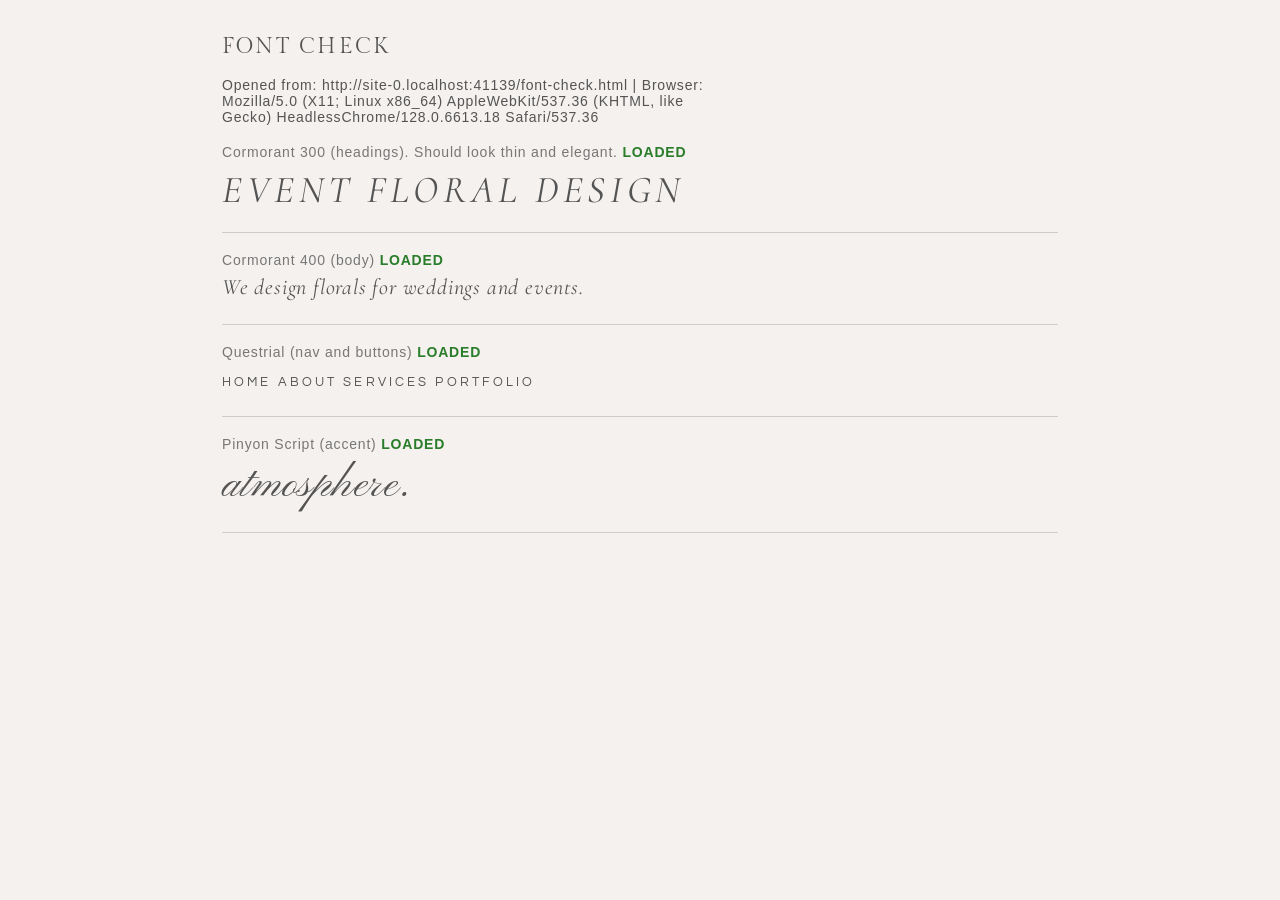
<file: font-check.html>
<!doctype html><html lang="en"><head><meta charset="utf-8"><meta name="robots" content="noindex"><title>Font check</title>
<meta name="viewport" content="width=device-width,initial-scale=1">
<link rel="stylesheet" href="assets/site.css?v=3">
<style>body{padding:2rem;max-width:900px;margin:auto}.row{border-bottom:1px solid #ccc;padding:1.2rem 0}.row small{display:block;font:14px Arial;color:#777;margin-bottom:.4rem}b.ok{color:#2a7d2a}b.no{color:#b00}</style></head>
<body>
<h1 style="font-size:1.4rem;letter-spacing:.1em">Font check</h1>
<p id="where" style="font:14px Arial"></p>
<div class="row"><small>Cormorant 300 (headings). Should look thin and elegant. <span data-f='300 30px Cormorant'></span></small><span style="font:300 38px Cormorant;letter-spacing:.12em">EVENT FLORAL DESIGN</span></div>
<div class="row"><small>Cormorant 400 (body) <span data-f='400 20px Cormorant'></span></small><span style="font:400 22px Cormorant">We design florals for weddings and events.</span></div>
<div class="row"><small>Questrial (nav and buttons) <span data-f='16px Questrial'></span></small><span style="font:13px Questrial;letter-spacing:.24em">HOME ABOUT SERVICES PORTFOLIO</span></div>
<div class="row"><small>Pinyon Script (accent) <span data-f='40px "Pinyon Script"'></span></small><span style="font:44px 'Pinyon Script'">atmosphere.</span></div>
<script>
document.getElementById('where').textContent='Opened from: '+location.href+'  |  Browser: '+navigator.userAgent;
document.fonts.ready.then(function(){document.querySelectorAll('[data-f]').forEach(function(s){var ok=document.fonts.check(s.getAttribute('data-f'));s.innerHTML=ok?'<b class="ok">LOADED</b>':'<b class="no">NOT LOADED</b>'})});
</script></body></html>
</file>
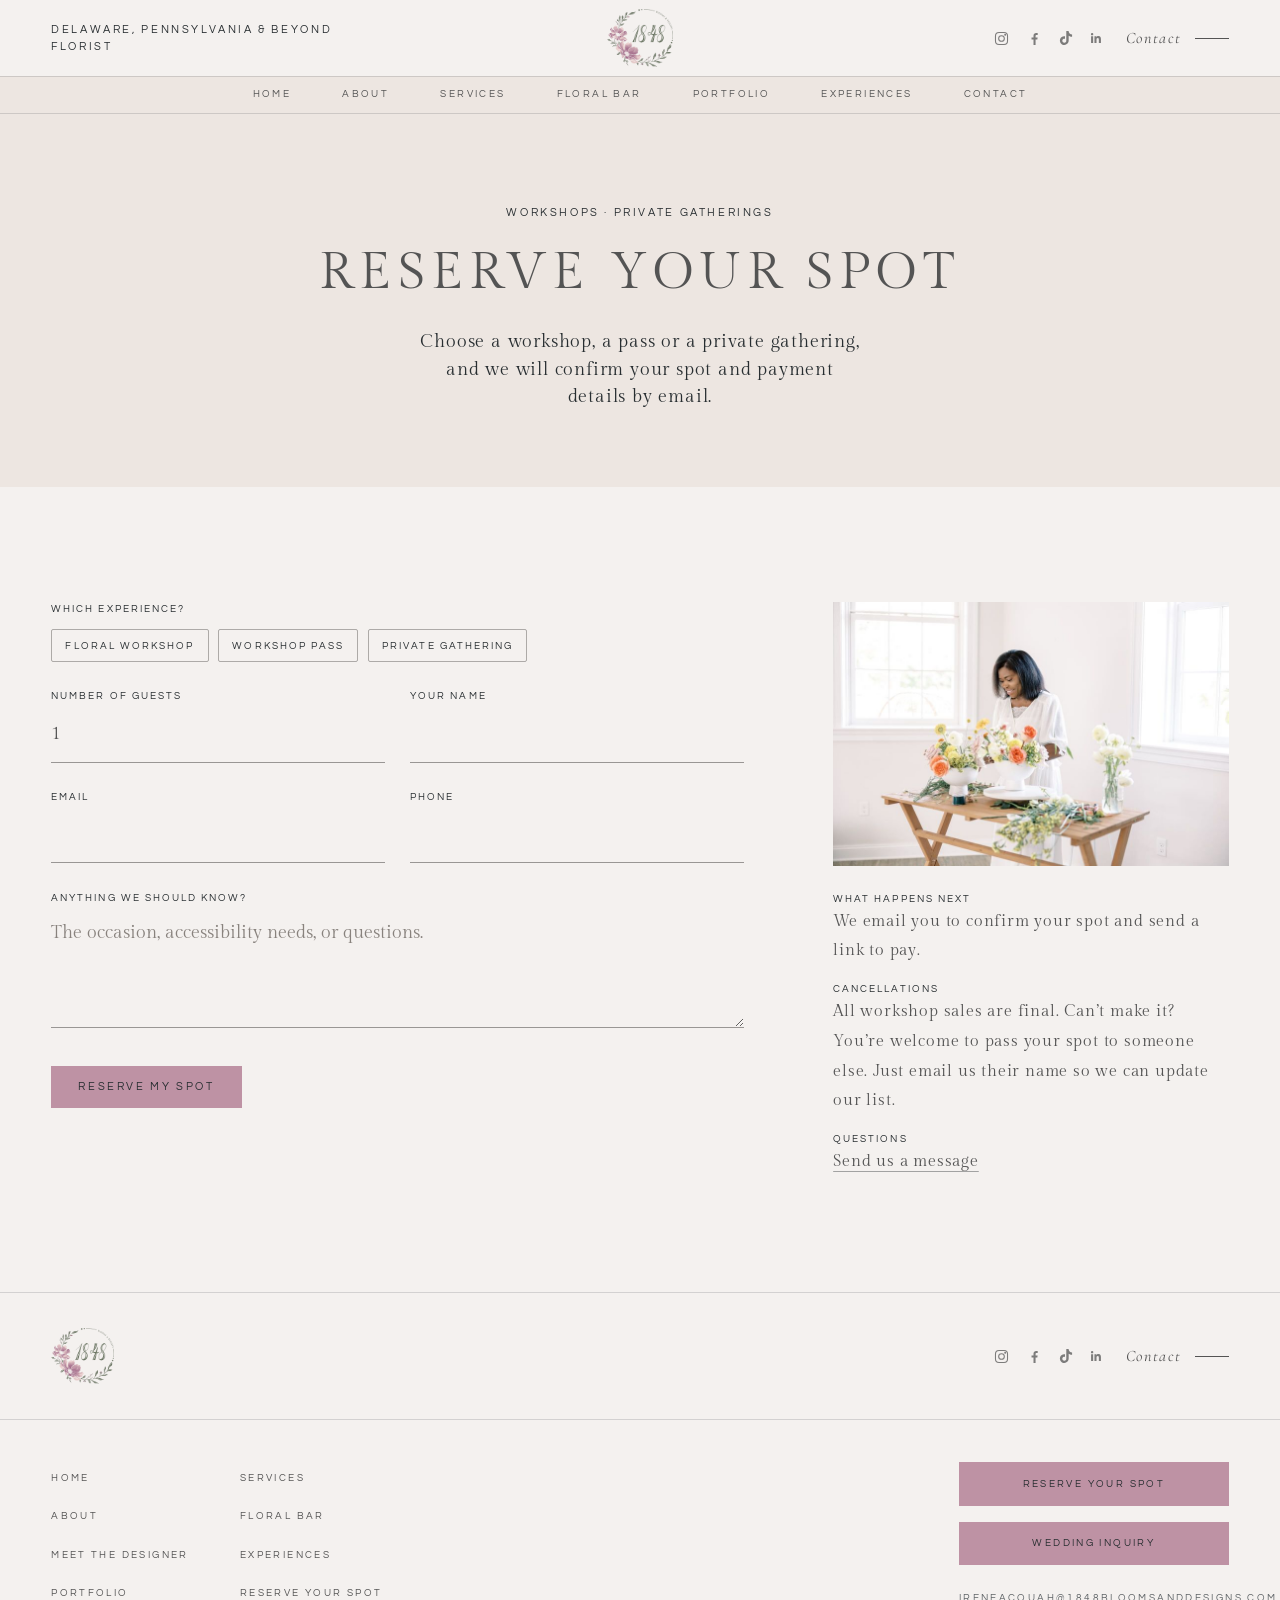
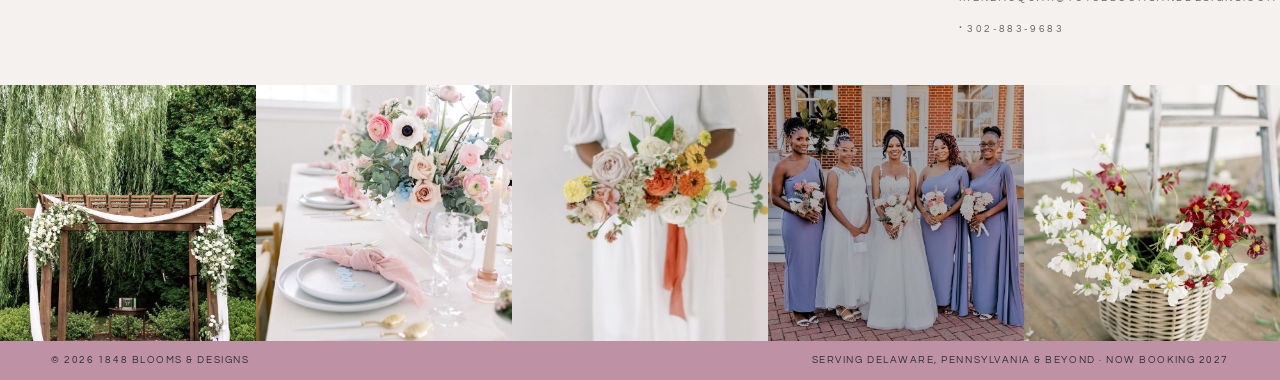
<file: reserve.html>
<!doctype html>
<html lang="en">
<head>
<meta charset="utf-8">
<meta name="viewport" content="width=device-width, initial-scale=1">
<title>Reserve a Workshop Spot | 1848 Blooms &amp; Designs</title>
<meta name="description" content="Reserve a spot in a floral workshop, a workshop pass or a private gathering with 1848 Blooms &amp; Designs.">

<link rel="canonical" href="https://1848bloomsanddesigns.com/reserve.html">
<meta property="og:site_name" content="1848 Blooms &amp; Designs">
<meta property="og:locale" content="en_US">
<meta property="og:title" content="Reserve a Workshop Spot | 1848 Blooms &amp; Designs">
<meta property="og:description" content="Reserve a spot in a floral workshop, a workshop pass or a private gathering with 1848 Blooms &amp; Designs.">
<meta property="og:type" content="website">
<meta property="og:url" content="https://1848bloomsanddesigns.com/reserve.html">
<meta property="og:image" content="https://1848bloomsanddesigns.com/assets/img/home-banner.jpg">
<meta property="og:image:width" content="1430">
<meta property="og:image:height" content="953">
<meta name="twitter:card" content="summary_large_image">
<meta name="theme-color" content="#C5A193">
<link rel="icon" type="image/png" href="assets/favicon.png">
<link rel="apple-touch-icon" href="assets/favicon.png">

<link rel="stylesheet" href="assets/site.css?v=21">
<script type="application/ld+json">{"@context": "https://schema.org", "@type": "BreadcrumbList", "itemListElement": [{"@type": "ListItem", "position": 1, "name": "Home", "item": "https://1848bloomsanddesigns.com/"}, {"@type": "ListItem", "position": 2, "name": "Reserve a Workshop Spot", "item": "https://1848bloomsanddesigns.com/reserve.html"}]}</script>
</head>
<body>
<a class="skip" href="#main">Skip to content</a>
<header class="hd"><div class="hd__top">
  <p class="flank hd__tag">Delaware, Pennsylvania &amp; Beyond<br>Florist</p>
  <a class="brand" href="index.html" aria-label="1848 Blooms &amp; Designs, home"><img src="assets/logo-sm.png" width="86" height="76" alt="1848 Blooms &amp; Designs"></a>
  <div class="hd__right"><span class="social"><a href="https://www.instagram.com/1848BloomsandDesigns" target="_blank" rel="noopener" aria-label="Instagram"><svg viewBox="0 0 24 24" fill="none" stroke="currentColor" stroke-width="1.5" aria-hidden="true"><rect x="3.500" y="3.500" width="17" height="17" rx="5"/><circle cx="12" cy="12" r="4"/><circle cx="17.200" cy="6.800" r=".6" fill="currentColor"/></svg></a><a href="https://www.facebook.com/1848BloomsandDesigns" target="_blank" rel="noopener" aria-label="Facebook"><svg viewBox="0 0 24 24" aria-hidden="true"><path d="M13.500 21v-7.500h2.500l.4-3h-2.900V8.600c0-.9.3-1.500 1.500-1.500h1.500V4.400c-.3 0-1.200-.1-2.200-.1-2.200 0-3.700 1.300-3.700 3.800v2.400H7.800v3h2.800V21h2.900z"/></svg></a><a href="https://www.tiktok.com/@1848bloomsanddesigns" target="_blank" rel="noopener" aria-label="TikTok"><svg viewBox="0 0 24 24" aria-hidden="true"><path d="M12.53.02c1.31-.02 2.61-.01 3.91-.02.08 1.53.63 3.09 1.75 4.17 1.12 1.11 2.7 1.62 4.24 1.79v4.03c-1.44-.05-2.89-.35-4.2-.97-.57-.26-1.1-.59-1.62-.93-.01 2.92.01 5.84-.02 8.75-.08 1.4-.54 2.79-1.35 3.94-1.31 1.92-3.58 3.17-5.91 3.21-1.43.08-2.86-.31-4.08-1.03-2.02-1.19-3.44-3.37-3.65-5.71-.02-.5-.03-1-.01-1.49.18-1.9 1.12-3.72 2.58-4.96 1.66-1.44 3.98-2.13 6.15-1.72.02 1.48-.04 2.96-.04 4.44-.99-.32-2.15-.23-3.02.37-.63.41-1.11 1.04-1.36 1.75-.21.51-.15 1.07-.14 1.61.24 1.64 1.82 3.02 3.5 2.87 1.12-.01 2.19-.66 2.77-1.61.19-.33.4-.67.41-1.06.1-1.79.06-3.57.07-5.36.01-4.03-.01-8.05.02-12.07z"/></svg></a><a href="https://www.linkedin.com/company/1848-blooms-and-designs/" target="_blank" rel="noopener" aria-label="LinkedIn"><svg viewBox="0 0 24 24" aria-hidden="true"><path d="M20.45 20.45h-3.56v-5.57c0-1.33-.02-3.04-1.85-3.04-1.85 0-2.14 1.45-2.14 2.94v5.67H9.35V9h3.41v1.56h.05c.48-.9 1.64-1.85 3.37-1.85 3.6 0 4.27 2.37 4.27 5.46v6.28zM5.34 7.43a2.06 2.06 0 1 1 0-4.13 2.06 2.06 0 0 1 0 4.13zM7.12 20.45H3.56V9h3.56v11.45z"/></svg></a></span><a class="contact-link" href="contact.html">Contact</a>
    <button class="menu-btn" type="button" aria-expanded="false" aria-controls="mnav"><i aria-hidden="true"></i><span>Menu</span></button></div>
</div></header>
<nav class="primary" aria-label="Main"><a href="index.html">Home</a><a href="about.html">About</a><a href="services.html">Services</a><a href="floral-bar.html">Floral Bar</a><a href="portfolio.html">Portfolio</a><a href="experiences.html">Experiences</a><a href="contact.html">Contact</a></nav>
<nav class="mnav" id="mnav" aria-label="Menu">
  <ul><li><a href="index.html">Home</a></li><li><a href="about.html">About</a></li><li><a href="designer.html">Meet the designer</a></li><li><a href="services.html">Services</a></li><li><a href="floral-bar.html">Floral Bar</a></li><li><a href="portfolio.html">Portfolio</a></li><li><a href="experiences.html">Experiences</a></li><li><a href="reserve.html">Reserve your spot</a></li><li><a href="contact.html">Contact</a></li></ul>
  <div class="foot-line"><span>Serving Delaware, Pennsylvania &amp; Beyond</span><span>Now booking 2027</span></div>
</nav>
<main id="main">

<section class="phero phero--plain">
  
  <div class="phero__mid"><span class="eyebrow">Workshops &middot; Private gatherings</span><div class="tbar"><h1 class="dsp">Reserve your spot</h1></div></div>
  <div class="phero__foot"><p>Choose a workshop, a pass or a private gathering, and we will confirm your spot and payment details by email.</p></div>
</section>

<section class="section">
  <div class="wrap form-grid">
    <form class="form" data-form="reservation" novalidate>
      <fieldset class="field full" style="border:0;padding:0;margin:0">
        <legend>Which experience?</legend>
        <div class="choice" style="margin-top:.6rem">
          <label><input type="radio" name="experience" value="workshop" required><span>Floral workshop</span></label>
          <label><input type="radio" name="experience" value="pass"><span>Workshop pass</span></label>
          <label><input type="radio" name="experience" value="private"><span>Private gathering</span></label>
        </div>
        <p class="err">Choose an experience.</p>
      </fieldset>
      <div class="field full" data-show="workshop"><label for="ritem">Which workshop?</label><select id="ritem" name="workshop"><option value="">Choose a date</option><option value="winter-garden">Winter Garden Arrangement, Sat, Jan 17, 2027</option><option value="romantic-roses">Romantic Garden Roses, Sat, Feb 14, 2027</option><option value="spring-bloom">Spring in Bloom, Sat, Mar 14, 2027</option></select></div>
      <div class="field full" data-show="pass" hidden><label for="rpass">Which pass?</label><select id="rpass" name="pass"><option value="pass-4">Four-workshop pass, $660</option><option value="pass-6">Six-workshop pass, $960</option></select></div>
      <div class="field" data-show="private" hidden><label for="rdate">Preferred date</label><input id="rdate" name="preferred_date" type="date"></div>
      <div class="field"><label for="rguests">Number of guests</label><input id="rguests" name="guests" type="number" min="1" value="1" inputmode="numeric" required><p class="err">Enter how many guests.</p></div>
      <div class="field"><label for="rname">Your name</label><input id="rname" name="name" autocomplete="name" required><p class="err">Enter your name.</p></div>
      <div class="field"><label for="remail">Email</label><input id="remail" name="email" type="email" autocomplete="email" required><p class="err">Enter a valid email address.</p></div>
      <div class="field"><label for="rphone">Phone</label><input id="rphone" name="phone" type="tel" autocomplete="tel"></div>
      <div class="field full"><label for="rnotes">Anything we should know?</label><textarea id="rnotes" name="notes" placeholder="The occasion, accessibility needs, or questions."></textarea></div>
      <div class="hp" aria-hidden="true"><label>Leave this empty<input name="website" tabindex="-1" autocomplete="off"></label></div>
      <div class="notice" role="status"></div>
      <button class="btn" type="submit">Reserve my spot</button>
    </form>
    <aside class="aside">
      <img src="assets/img/designer-making.jpg" srcset="assets/img/sm/designer-making.jpg 800w, assets/img/designer-making.jpg 1600w" sizes="(max-width: 900px) 100vw, 50vw" width="1600" height="1067" alt="A designer arranging flowers in white bowls at a wooden table" loading="lazy" decoding="async" style="aspect-ratio:3/2;object-position:30% 50%">
      <dl>
        <div><dt>What happens next</dt><dd>We email you to confirm your spot and send a link to pay.</dd></div>
        <div><dt>Cancellations</dt><dd>All workshop sales are final. Can&rsquo;t make it? You&rsquo;re welcome to pass your spot to someone else. Just email us their name so we can update our list.</dd></div>
        <div><dt>Questions</dt><dd><a class="link" href="contact.html">Send us a message</a></dd></div>
      </dl>
    </aside>
  </div>
</section>

</main>
<footer class="site-footer">
  <div class="f-top"><a class="brand" href="index.html" aria-label="1848 Blooms &amp; Designs, home"><img src="assets/logo-sm.png" width="86" height="76" alt="1848 Blooms &amp; Designs"></a><div class="hd__right"><span class="social"><a href="https://www.instagram.com/1848BloomsandDesigns" target="_blank" rel="noopener" aria-label="Instagram"><svg viewBox="0 0 24 24" fill="none" stroke="currentColor" stroke-width="1.5" aria-hidden="true"><rect x="3.500" y="3.500" width="17" height="17" rx="5"/><circle cx="12" cy="12" r="4"/><circle cx="17.200" cy="6.800" r=".6" fill="currentColor"/></svg></a><a href="https://www.facebook.com/1848BloomsandDesigns" target="_blank" rel="noopener" aria-label="Facebook"><svg viewBox="0 0 24 24" aria-hidden="true"><path d="M13.500 21v-7.500h2.500l.4-3h-2.900V8.600c0-.9.3-1.500 1.500-1.500h1.500V4.400c-.3 0-1.200-.1-2.200-.1-2.200 0-3.700 1.300-3.700 3.800v2.400H7.800v3h2.800V21h2.900z"/></svg></a><a href="https://www.tiktok.com/@1848bloomsanddesigns" target="_blank" rel="noopener" aria-label="TikTok"><svg viewBox="0 0 24 24" aria-hidden="true"><path d="M12.53.02c1.31-.02 2.61-.01 3.91-.02.08 1.53.63 3.09 1.75 4.17 1.12 1.11 2.7 1.62 4.24 1.79v4.03c-1.44-.05-2.89-.35-4.2-.97-.57-.26-1.1-.59-1.62-.93-.01 2.92.01 5.84-.02 8.75-.08 1.4-.54 2.79-1.35 3.94-1.31 1.92-3.58 3.17-5.91 3.21-1.43.08-2.86-.31-4.08-1.03-2.02-1.19-3.44-3.37-3.65-5.71-.02-.5-.03-1-.01-1.49.18-1.9 1.12-3.72 2.58-4.96 1.66-1.44 3.98-2.13 6.15-1.72.02 1.48-.04 2.96-.04 4.44-.99-.32-2.15-.23-3.02.37-.63.41-1.11 1.04-1.36 1.75-.21.51-.15 1.07-.14 1.61.24 1.64 1.82 3.02 3.5 2.87 1.12-.01 2.19-.66 2.77-1.61.19-.33.4-.67.41-1.06.1-1.79.06-3.57.07-5.36.01-4.03-.01-8.05.02-12.07z"/></svg></a><a href="https://www.linkedin.com/company/1848-blooms-and-designs/" target="_blank" rel="noopener" aria-label="LinkedIn"><svg viewBox="0 0 24 24" aria-hidden="true"><path d="M20.45 20.45h-3.56v-5.57c0-1.33-.02-3.04-1.85-3.04-1.85 0-2.14 1.45-2.14 2.94v5.67H9.35V9h3.41v1.56h.05c.48-.9 1.64-1.85 3.37-1.85 3.6 0 4.27 2.37 4.27 5.46v6.28zM5.34 7.43a2.06 2.06 0 1 1 0-4.13 2.06 2.06 0 0 1 0 4.13zM7.12 20.45H3.56V9h3.56v11.45z"/></svg></a></span><a class="contact-link" href="contact.html">Contact</a></div></div>
  <div class="f-mid">
    <ul><li><a href="index.html">Home</a></li><li><a href="about.html">About</a></li><li><a href="designer.html">Meet the designer</a></li><li><a href="portfolio.html">Portfolio</a></li></ul>
    <ul><li><a href="services.html">Services</a></li><li><a href="floral-bar.html">Floral Bar</a></li><li><a href="experiences.html">Experiences</a></li><li><a href="reserve.html">Reserve your spot</a></li></ul>
    <div class="f-btns"><a class="btn" href="reserve.html">Reserve your spot</a><a class="btn" href="wedding.html" data-wm-open>Wedding inquiry</a>
      <p class="f-note"><a href="mailto:ireneacquah@1848bloomsanddesigns.com">ireneacquah@1848bloomsanddesigns.com</a> &middot; <a href="tel:+13028839683">302-883-9683</a></p></div>
  </div>
  <div class="f-thumbs"><img src="assets/img/arch-willow.jpg" srcset="assets/img/sm/arch-willow.jpg 800w, assets/img/arch-willow.jpg 981w" sizes="(max-width: 560px) 33vw, 20vw" width="981" height="1284" alt="A wooden wedding arch with white flowers" loading="lazy" decoding="async" ><img src="assets/img/pastel-table-a.jpg" srcset="assets/img/sm/pastel-table-a.jpg 800w, assets/img/pastel-table-a.jpg 1067w" sizes="(max-width: 560px) 33vw, 20vw" width="1067" height="1600" alt="A pastel event table with a tall floral arrangement" loading="lazy" decoding="async" ><img src="assets/img/bouquet-ribbon.jpg" srcset="assets/img/sm/bouquet-ribbon.jpg 800w, assets/img/bouquet-ribbon.jpg 1600w" sizes="(max-width: 560px) 33vw, 20vw" width="1600" height="1067" alt="A pastel bridal bouquet with a rust ribbon" loading="lazy" decoding="async" ><img src="assets/img/bridesmaids.jpg" srcset="assets/img/sm/bridesmaids.jpg 800w, assets/img/bridesmaids.jpg 1049w" sizes="(max-width: 560px) 33vw, 20vw" width="1049" height="1600" alt="Bridesmaids holding white bouquets" loading="lazy" decoding="async" ><img src="assets/img/ladder-daisies.jpg" srcset="assets/img/sm/ladder-daisies.jpg 800w, assets/img/ladder-daisies.jpg 1067w" sizes="(max-width: 560px) 33vw, 20vw" width="1067" height="1600" alt="Daisies in a woven basket" loading="lazy" decoding="async" ></div>
  <div class="legal"><span>&copy; <span data-year>2026</span> 1848 Blooms &amp; Designs</span><span>Serving Delaware, Pennsylvania &amp; Beyond &middot; Now booking 2027</span></div>
</footer>
<dialog class="wm" id="wm" aria-labelledby="wm-head">
  <div class="wm__panel">
    <div class="wm__art" aria-hidden="true"><img class="wm__img" src="assets/img/bouquet-white-b.jpg" srcset="assets/img/sm/bouquet-white-b.jpg 800w, assets/img/bouquet-white-b.jpg 1132w" sizes="(max-width: 900px) 100vw, 50vw" width="1132" height="1600" alt="" loading="lazy" decoding="async" ><p class="wm__quote">Refined, nature-inspired florals for weddings and events.</p></div>
    <form class="wm__form" data-wm novalidate>
      <div class="wm__top">
        <p class="wm__brand" id="wm-head">Wedding &amp; event inquiry</p>
        <button type="button" class="wm__x" data-wm-close aria-label="Close">&times;</button>
        <div class="wm__bar" role="progressbar" aria-valuemin="1" aria-valuemax="6" aria-valuenow="1"><i></i></div>
        <p class="wm__count" aria-live="polite">Step <b data-wm-n>1</b> of 6</p>
      </div>
      <div class="wm__body">
        <section class="wm__step" data-step="1">
      <p class="wm__kicker">Let&rsquo;s start with you</p>
      <h2 class="wm__title" tabindex="-1">Welcome</h2>
      <p class="wm__desc">We&rsquo;re honored you&rsquo;re considering 1848 Blooms &amp; Designs. We design refined, nature-inspired floral experiences for weddings and events. A few details so we know how to reach you.</p>
      <div class="wm__fields">
        <div class="field"><label for="wm-name">Full name</label><input id="wm-name" name="name" autocomplete="name" required><p class="err">Enter your full name.</p></div>
        <div class="field"><label for="wm-email">Email address</label><input id="wm-email" name="email" type="email" autocomplete="email" required><p class="err">Enter a valid email address.</p></div>
        <div class="field"><label for="wm-phone">Phone number</label><input id="wm-phone" name="phone" type="tel" autocomplete="tel" required><p class="err">Enter your phone number.</p></div></div>
    </section><section class="wm__step" data-step="2" hidden>
      <p class="wm__kicker">Tell us about your event</p>
      <h2 class="wm__title" tabindex="-1">Your event</h2>
      <p class="wm__desc">This is where your vision begins to take shape.</p>
      <div class="wm__fields">
        <fieldset class="field"><legend>Event type</legend><div class="wm-chips"><label class=""><input type="radio" name="event_type" value="Wedding"><span>Wedding</span></label><label class=""><input type="radio" name="event_type" value="Bridal Shower"><span>Bridal Shower</span></label><label class=""><input type="radio" name="event_type" value="Baby Shower"><span>Baby Shower</span></label><label class=""><input type="radio" name="event_type" value="Dinner Party"><span>Dinner Party</span></label><label class=""><input type="radio" name="event_type" value="Corporate Event"><span>Corporate Event</span></label><label class=""><input type="radio" name="event_type" value="Other"><span>Other</span></label></div><p class="err">Choose your event type.</p></fieldset>
        <div class="field"><label for="wm-date">Event date</label><input id="wm-date" name="event_date" type="date" required><p class="err">Choose your event date.</p></div>
        <div class="field"><label for="wm-venue">Event location (venue and city)</label><input id="wm-venue" name="event_location" placeholder="The Barn at Spring Brook, Kennett Square" required><p class="err">Enter the venue and city.</p></div></div>
    </section><section class="wm__step" data-step="3" hidden>
      <p class="wm__kicker">Your vision &amp; aesthetic</p>
      <h2 class="wm__title" tabindex="-1">Your vision</h2>
      <p class="wm__desc">Tell us how you picture the day.</p>
      <div class="wm__fields">
        <div class="field"><label for="wm-words">Describe your event in a few words</label><textarea id="wm-words" name="event_description" rows="3" placeholder="Elegant, modern, romantic, minimal" required></textarea><p class="err">Give us a few words.</p></div>
        <div class="field"><label for="wm-colors">Color palette</label><input id="wm-colors" name="color_palette" placeholder="Blush, ivory and sage" required><p class="err">Share your color palette.</p></div>
        <div class="field" data-insp><label for="wm-link">Inspiration photos or Pinterest link</label><input id="wm-link" name="pinterest_link" type="url" inputmode="url" placeholder="Paste a Pinterest board or link">
          <label class="wm-file"><input type="file" name="attachment" accept="image/*" multiple><span>Or upload photos</span><em data-files>JPG or PNG, up to 5 MB each</em></label>
          <p class="err">Add a Pinterest link or upload at least one photo.</p></div></div>
    </section><section class="wm__step" data-step="4" hidden>
      <p class="wm__kicker">Floral elements</p>
      <h2 class="wm__title" tabindex="-1">What are you dreaming of?</h2>
      <p class="wm__desc">Select the floral elements you&rsquo;re interested in. Choose as many as you like.</p>
      <div class="wm__fields">
        <fieldset class="field"><legend class="sr">Which floral elements are you considering?</legend><div class="wm-cards"><label class=""><input type="checkbox" name="floral_elements" value="Bridal Bouquet"><span>Bridal Bouquet</span></label><label class=""><input type="checkbox" name="floral_elements" value="Centerpieces"><span>Centerpieces</span></label><label class=""><input type="checkbox" name="floral_elements" value="Ceremony Florals"><span>Ceremony Florals</span></label><label class=""><input type="checkbox" name="floral_elements" value="Floral Installations"><span>Floral Installations</span></label><label class=""><input type="checkbox" name="floral_elements" value="Floral Bar Experience"><span>Floral Bar Experience</span></label><label class=""><input type="checkbox" name="floral_elements" value="Weekly / Corporate Florals"><span>Weekly / Corporate Florals</span></label></div><p class="err">Choose at least one.</p></fieldset></div>
    </section><section class="wm__step" data-step="5" hidden>
      <p class="wm__kicker">Your investment</p>
      <h2 class="wm__title" tabindex="-1">Estimated floral budget</h2>
      <p class="wm__desc">Understanding your investment range allows us to design intentionally and align with your vision.</p>
      <div class="wm__fields">
        <fieldset class="field"><legend class="sr">Estimated floral budget</legend><div class="wm-cards wm-cards--2"><label class=""><input type="radio" name="floral_budget" value="$500 to $1,000"><span>$500 to $1,000</span></label><label class=""><input type="radio" name="floral_budget" value="$1,000 to $2,500"><span>$1,000 to $2,500</span></label><label class=""><input type="radio" name="floral_budget" value="$2,500 to $5,000"><span>$2,500 to $5,000</span></label><label class=""><input type="radio" name="floral_budget" value="$5,000+"><span>$5,000+</span></label></div><p class="err">Choose a budget range.</p></fieldset></div>
    </section><section class="wm__step" data-step="6" hidden>
      <p class="wm__kicker">One final detail</p>
      <h2 class="wm__title" tabindex="-1">The feeling</h2>
      <p class="wm__desc">A final note to help us understand your vision more deeply.</p>
      <div class="wm__fields">
        <div class="field"><label for="wm-feel">What feeling or experience do you want your florals to create?</label><textarea id="wm-feel" name="desired_feeling" rows="5" required></textarea><p class="err">Tell us a little about the feeling you want.</p></div></div>
    </section>
        <section class="wm__step wm__done" data-step="done" hidden>
          <img src="assets/logo.png" width="86" height="76" alt="">
          <h2 class="wm__title" tabindex="-1">Thank you<span data-wm-who></span></h2>
          <p class="wm__desc">We received your inquiry. Irene will reply by email within 24 hours to set up a time to talk about your florals.</p>
          <button type="button" class="btn" data-wm-close>Close</button>
        </section>
      </div>
      <div class="hp" aria-hidden="true"><label>Leave this empty<input name="website" tabindex="-1" autocomplete="off"></label></div>
      <div class="wm__nav">
        <div class="notice" role="status"></div>
        <button type="button" class="wm__back" data-wm-back hidden>Back</button>
        <button type="submit" class="btn" data-wm-next>Next</button>
      </div>
    </form>
  </div>
</dialog>
<script src="assets/site.js?v=6"></script>
</body>
</html>
</file>
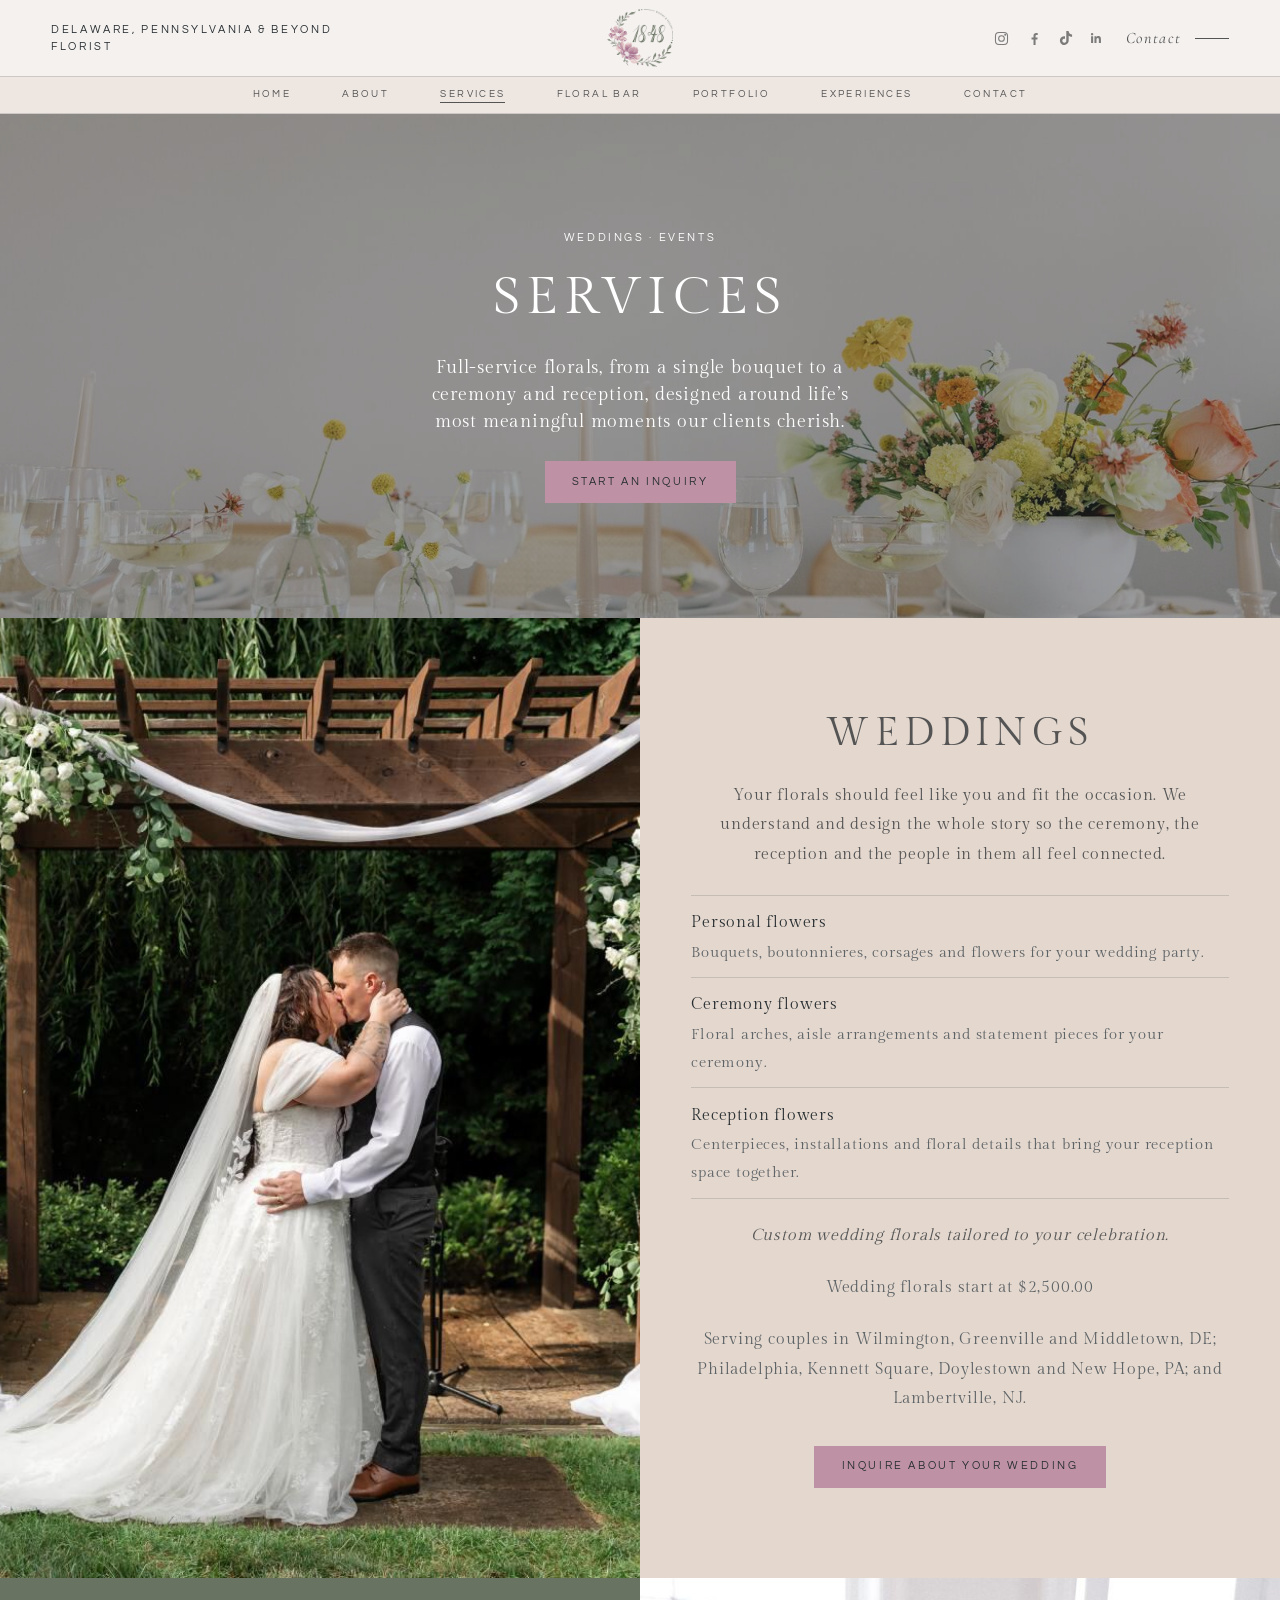
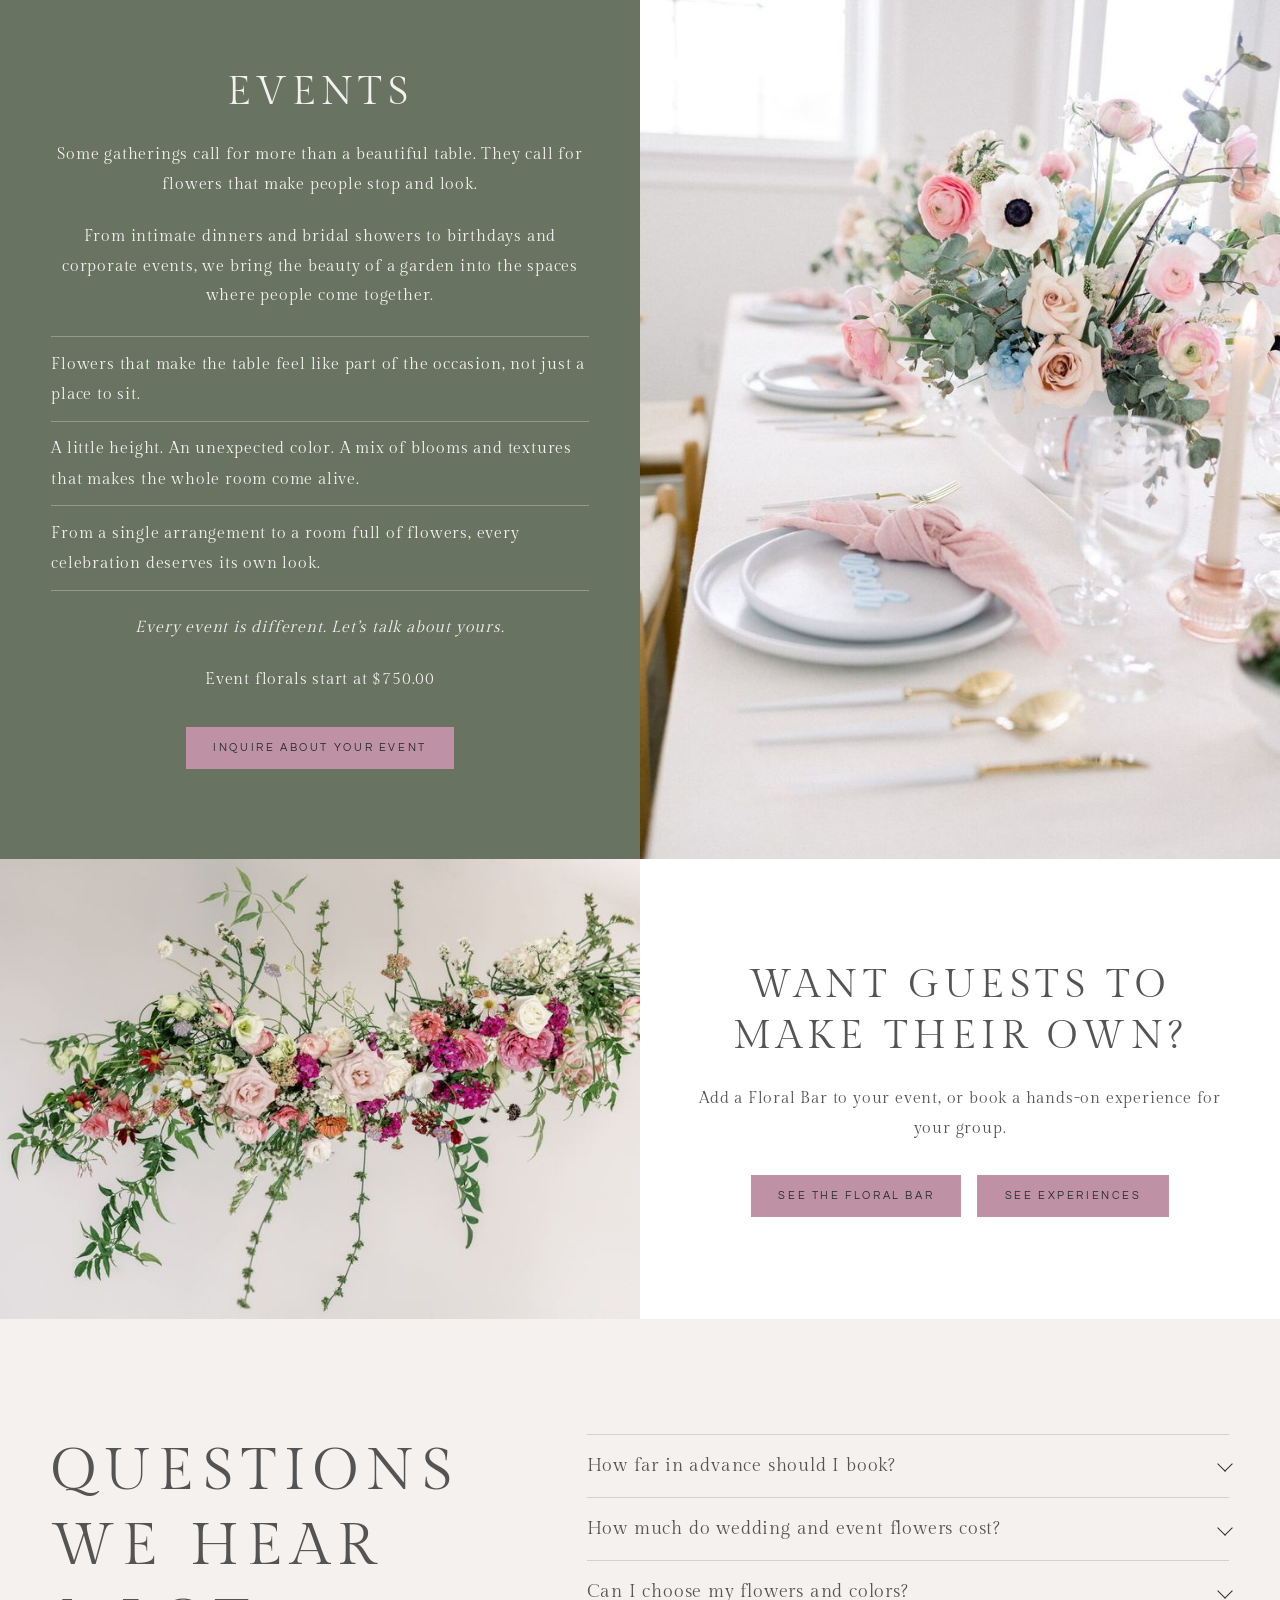
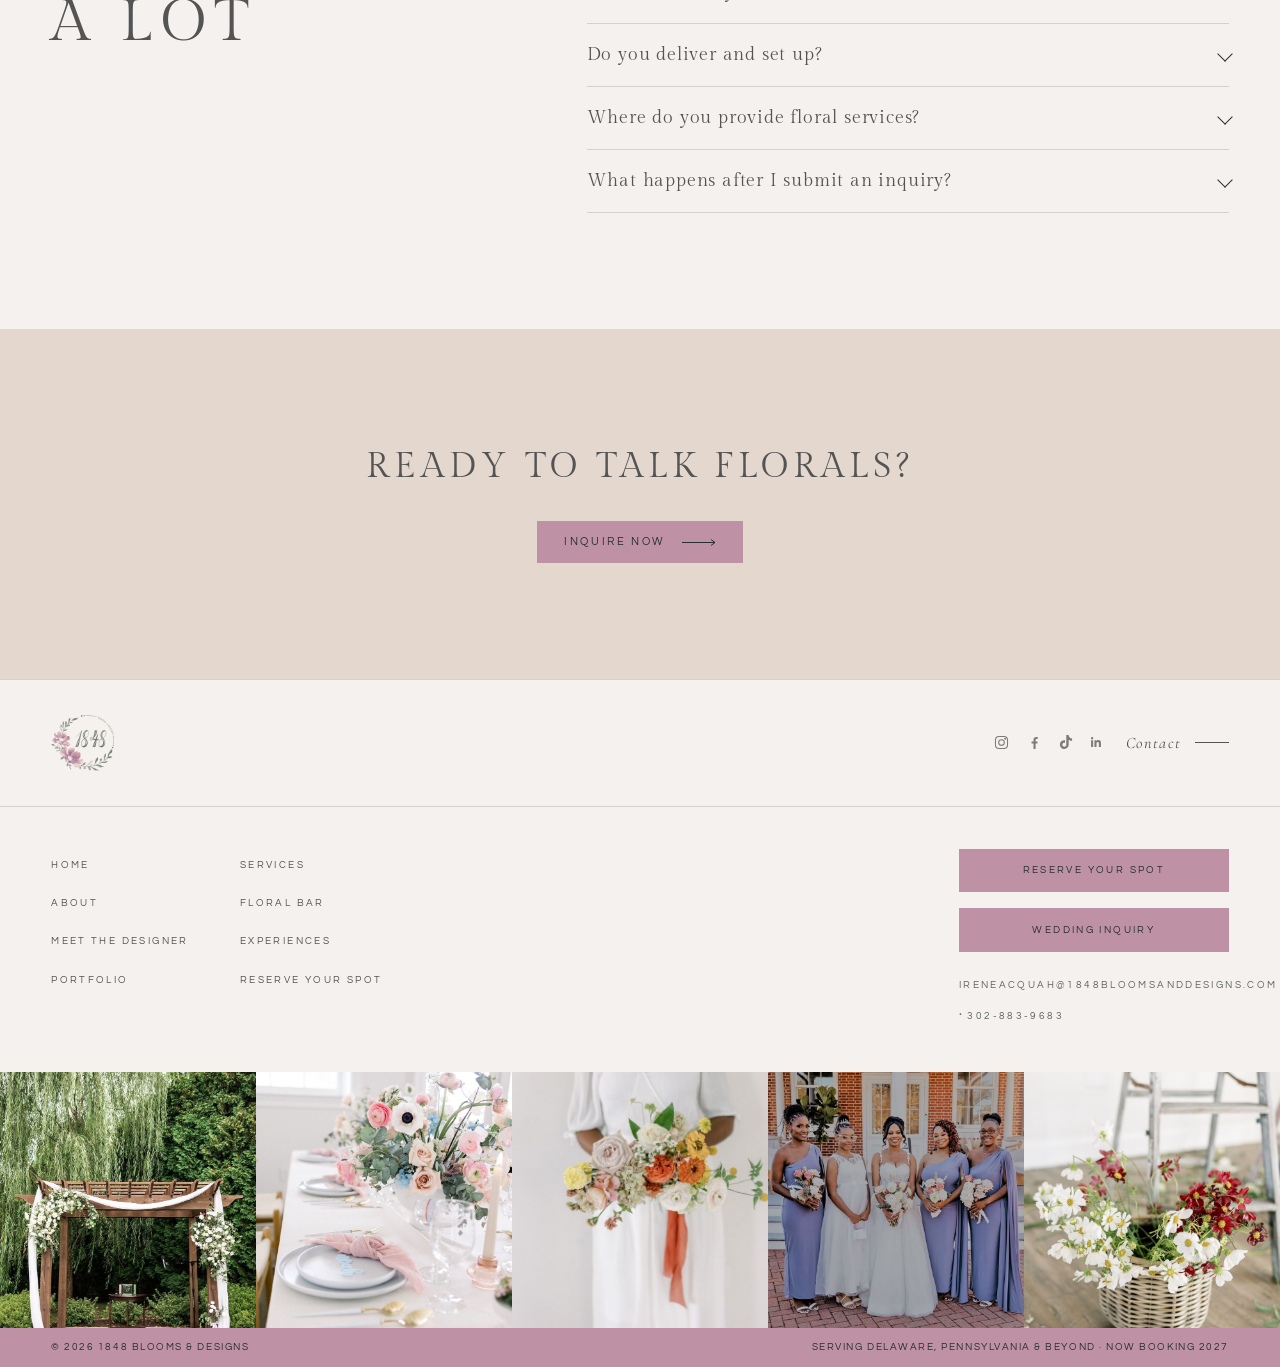
<file: services.html>
<!doctype html>
<html lang="en">
<head>
<meta charset="utf-8">
<meta name="viewport" content="width=device-width, initial-scale=1">
<title>Wedding &amp; Event Florals in Wilmington, DE &amp; Philadelphia, PA | 1848 Blooms</title>
<meta name="description" content="Wedding and event florals in Wilmington and Greenville, DE; Philadelphia, Kennett Square, Doylestown and New Hope, PA; and Lambertville, NJ.">

<link rel="canonical" href="https://1848bloomsanddesigns.com/services.html">
<meta property="og:site_name" content="1848 Blooms &amp; Designs">
<meta property="og:locale" content="en_US">
<meta property="og:title" content="Wedding &amp; Event Florals in Wilmington, DE &amp; Philadelphia, PA | 1848 Blooms">
<meta property="og:description" content="Wedding and event florals in Wilmington and Greenville, DE; Philadelphia, Kennett Square, Doylestown and New Hope, PA; and Lambertville, NJ.">
<meta property="og:type" content="website">
<meta property="og:url" content="https://1848bloomsanddesigns.com/services.html">
<meta property="og:image" content="https://1848bloomsanddesigns.com/assets/img/centerpiece-wide-a.jpg">
<meta property="og:image:width" content="1600">
<meta property="og:image:height" content="1067">
<meta name="twitter:card" content="summary_large_image">
<meta name="theme-color" content="#C5A193">
<link rel="icon" type="image/png" href="assets/favicon.png">
<link rel="apple-touch-icon" href="assets/favicon.png">
<link rel="preload" as="image" href="assets/img/centerpiece-wide-a.jpg" imagesrcset="assets/img/sm/centerpiece-wide-a.jpg 800w, assets/img/centerpiece-wide-a.jpg 1600w" imagesizes="100vw" fetchpriority="high">
<link rel="stylesheet" href="assets/site.css?v=21">
<script type="application/ld+json">{"@context": "https://schema.org", "@type": "Service", "serviceType": "Wedding florist", "name": "Wedding florals", "url": "https://1848bloomsanddesigns.com/services.html#weddings", "description": "Personal flowers, ceremony flowers, reception flowers and installations for weddings in Wilmington, Greenville and Middletown, DE; Philadelphia, Kennett Square, Doylestown and New Hope, PA; and Lambertville, NJ.", "provider": {"@type": "Florist", "@id": "https://1848bloomsanddesigns.com/#business", "name": "1848 Blooms & Designs", "url": "https://1848bloomsanddesigns.com/"}, "areaServed": [{"@type": "City", "name": "Wilmington", "containedInPlace": {"@type": "State", "name": "Delaware"}}, {"@type": "City", "name": "Greenville", "containedInPlace": {"@type": "State", "name": "Delaware"}}, {"@type": "City", "name": "Middletown", "containedInPlace": {"@type": "State", "name": "Delaware"}}, {"@type": "City", "name": "Philadelphia", "containedInPlace": {"@type": "State", "name": "Pennsylvania"}}, {"@type": "City", "name": "Kennett Square", "containedInPlace": {"@type": "State", "name": "Pennsylvania"}}, {"@type": "City", "name": "Doylestown", "containedInPlace": {"@type": "State", "name": "Pennsylvania"}}, {"@type": "City", "name": "New Hope", "containedInPlace": {"@type": "State", "name": "Pennsylvania"}}, {"@type": "City", "name": "Lambertville", "containedInPlace": {"@type": "State", "name": "New Jersey"}}, {"@type": "State", "name": "Delaware"}, {"@type": "State", "name": "Pennsylvania"}, {"@type": "State", "name": "New Jersey"}], "offers": {"@type": "Offer", "priceSpecification": {"@type": "PriceSpecification", "minPrice": 2500, "priceCurrency": "USD"}}}</script>
<script type="application/ld+json">{"@context": "https://schema.org", "@type": "Service", "serviceType": "Event florist", "name": "Event florals", "url": "https://1848bloomsanddesigns.com/services.html#events", "provider": {"@type": "Florist", "@id": "https://1848bloomsanddesigns.com/#business"}, "areaServed": [{"@type": "City", "name": "Wilmington", "containedInPlace": {"@type": "State", "name": "Delaware"}}, {"@type": "City", "name": "Greenville", "containedInPlace": {"@type": "State", "name": "Delaware"}}, {"@type": "City", "name": "Middletown", "containedInPlace": {"@type": "State", "name": "Delaware"}}, {"@type": "City", "name": "Philadelphia", "containedInPlace": {"@type": "State", "name": "Pennsylvania"}}, {"@type": "City", "name": "Kennett Square", "containedInPlace": {"@type": "State", "name": "Pennsylvania"}}, {"@type": "City", "name": "Doylestown", "containedInPlace": {"@type": "State", "name": "Pennsylvania"}}, {"@type": "City", "name": "New Hope", "containedInPlace": {"@type": "State", "name": "Pennsylvania"}}, {"@type": "City", "name": "Lambertville", "containedInPlace": {"@type": "State", "name": "New Jersey"}}, {"@type": "State", "name": "Delaware"}, {"@type": "State", "name": "Pennsylvania"}, {"@type": "State", "name": "New Jersey"}], "offers": {"@type": "Offer", "priceSpecification": {"@type": "PriceSpecification", "minPrice": 750, "priceCurrency": "USD"}}}</script>
<script type="application/ld+json">{"@context": "https://schema.org", "@type": "BreadcrumbList", "itemListElement": [{"@type": "ListItem", "position": 1, "name": "Home", "item": "https://1848bloomsanddesigns.com/"}, {"@type": "ListItem", "position": 2, "name": "Wedding & Event Florals", "item": "https://1848bloomsanddesigns.com/services.html"}]}</script>
</head>
<body>
<a class="skip" href="#main">Skip to content</a>
<header class="hd"><div class="hd__top">
  <p class="flank hd__tag">Delaware, Pennsylvania &amp; Beyond<br>Florist</p>
  <a class="brand" href="index.html" aria-label="1848 Blooms &amp; Designs, home"><img src="assets/logo-sm.png" width="86" height="76" alt="1848 Blooms &amp; Designs"></a>
  <div class="hd__right"><span class="social"><a href="https://www.instagram.com/1848BloomsandDesigns" target="_blank" rel="noopener" aria-label="Instagram"><svg viewBox="0 0 24 24" fill="none" stroke="currentColor" stroke-width="1.5" aria-hidden="true"><rect x="3.500" y="3.500" width="17" height="17" rx="5"/><circle cx="12" cy="12" r="4"/><circle cx="17.200" cy="6.800" r=".6" fill="currentColor"/></svg></a><a href="https://www.facebook.com/1848BloomsandDesigns" target="_blank" rel="noopener" aria-label="Facebook"><svg viewBox="0 0 24 24" aria-hidden="true"><path d="M13.500 21v-7.500h2.500l.4-3h-2.900V8.600c0-.9.3-1.500 1.500-1.500h1.500V4.400c-.3 0-1.200-.1-2.200-.1-2.200 0-3.700 1.300-3.700 3.800v2.400H7.800v3h2.800V21h2.900z"/></svg></a><a href="https://www.tiktok.com/@1848bloomsanddesigns" target="_blank" rel="noopener" aria-label="TikTok"><svg viewBox="0 0 24 24" aria-hidden="true"><path d="M12.53.02c1.31-.02 2.61-.01 3.91-.02.08 1.53.63 3.09 1.75 4.17 1.12 1.11 2.7 1.62 4.24 1.79v4.03c-1.44-.05-2.89-.35-4.2-.97-.57-.26-1.1-.59-1.62-.93-.01 2.92.01 5.84-.02 8.75-.08 1.4-.54 2.79-1.35 3.94-1.31 1.92-3.58 3.17-5.91 3.21-1.43.08-2.86-.31-4.08-1.03-2.02-1.19-3.44-3.37-3.65-5.71-.02-.5-.03-1-.01-1.49.18-1.9 1.12-3.72 2.58-4.96 1.66-1.44 3.98-2.13 6.15-1.72.02 1.48-.04 2.96-.04 4.44-.99-.32-2.15-.23-3.02.37-.63.41-1.11 1.04-1.36 1.75-.21.51-.15 1.07-.14 1.61.24 1.64 1.82 3.02 3.5 2.87 1.12-.01 2.19-.66 2.77-1.61.19-.33.4-.67.41-1.06.1-1.79.06-3.57.07-5.36.01-4.03-.01-8.05.02-12.07z"/></svg></a><a href="https://www.linkedin.com/company/1848-blooms-and-designs/" target="_blank" rel="noopener" aria-label="LinkedIn"><svg viewBox="0 0 24 24" aria-hidden="true"><path d="M20.45 20.45h-3.56v-5.57c0-1.33-.02-3.04-1.85-3.04-1.85 0-2.14 1.45-2.14 2.94v5.67H9.35V9h3.41v1.56h.05c.48-.9 1.64-1.85 3.37-1.85 3.6 0 4.27 2.37 4.27 5.46v6.28zM5.34 7.43a2.06 2.06 0 1 1 0-4.13 2.06 2.06 0 0 1 0 4.13zM7.12 20.45H3.56V9h3.56v11.45z"/></svg></a></span><a class="contact-link" href="contact.html">Contact</a>
    <button class="menu-btn" type="button" aria-expanded="false" aria-controls="mnav"><i aria-hidden="true"></i><span>Menu</span></button></div>
</div></header>
<nav class="primary" aria-label="Main"><a href="index.html">Home</a><a href="about.html">About</a><a href="services.html" aria-current="page">Services</a><a href="floral-bar.html">Floral Bar</a><a href="portfolio.html">Portfolio</a><a href="experiences.html">Experiences</a><a href="contact.html">Contact</a></nav>
<nav class="mnav" id="mnav" aria-label="Menu">
  <ul><li><a href="index.html">Home</a></li><li><a href="about.html">About</a></li><li><a href="designer.html">Meet the designer</a></li><li><a href="services.html">Services</a></li><li><a href="floral-bar.html">Floral Bar</a></li><li><a href="portfolio.html">Portfolio</a></li><li><a href="experiences.html">Experiences</a></li><li><a href="reserve.html">Reserve your spot</a></li><li><a href="contact.html">Contact</a></li></ul>
  <div class="foot-line"><span>Serving Delaware, Pennsylvania &amp; Beyond</span><span>Now booking 2027</span></div>
</nav>
<main id="main">

<section class="phero">
  <img class="phero__img" src="assets/img/centerpiece-wide-a.jpg" srcset="assets/img/sm/centerpiece-wide-a.jpg 800w, assets/img/centerpiece-wide-a.jpg 1600w" sizes="100vw" width="1600" height="1067" alt="A low arrangement of yellow, peach and white garden flowers on a white table set with glassware" fetchpriority="high" >
  <div class="phero__mid"><span class="eyebrow">Weddings &middot; Events</span><div class="tbar"><h1 class="dsp">Services</h1></div></div>
  <div class="phero__foot"><p>Full-service florals, from a single bouquet to a ceremony and reception, designed around life’s most meaningful moments our clients cherish.</p><div class="btn-row"><a class="btn" href="contact.html#general">Start an inquiry</a></div></div>
</section>

<section id="weddings" class="panels">
  <div class="panel panel--img" style="min-height:680px"><img src="assets/img/kiss-arch.jpg" width="871" height="934" alt="A couple kissing under a wooden arch draped in white fabric and white flowers" loading="lazy" decoding="async" ></div>
  <div class="panel panel--petal panel--center"><div>
    <h2 class="dsp">Weddings</h2>
    <p>Your florals should feel like you and fit the occasion. We understand and design the whole story so the ceremony, the reception and the people in them all feel connected.</p>
    <ul class="tick">
      <li><strong>Personal flowers</strong><span>Bouquets, boutonnieres, corsages and flowers for your wedding party.</span></li>
      <li><strong>Ceremony flowers</strong><span>Floral arches, aisle arrangements and statement pieces for your ceremony.</span></li>
      <li><strong>Reception flowers</strong><span>Centerpieces, installations and floral details that bring your reception space together.</span></li>
    </ul>
    <p><em>Custom wedding florals tailored to your celebration.</em></p>
    <p class="small">Wedding florals start at $2,500.00</p>
    <p class="small">Serving couples in Wilmington, Greenville and Middletown, DE; Philadelphia, Kennett Square, Doylestown and New Hope, PA; and Lambertville, NJ.</p>
    <div class="btn-row"><a class="btn" href="wedding.html" data-wm-open>Inquire about your wedding</a></div>
  </div></div>
</section>

<section id="events" class="panels">
  <div class="panel panel--sage panel--center"><div>
    <h2 class="dsp">Events</h2>
    <p>Some gatherings call for more than a beautiful table. They call for flowers that make people stop and look.</p>
    <p>From intimate dinners and bridal showers to birthdays and corporate events, we bring the beauty of a garden into the spaces where people come together.</p>
    <ul class="tick">
      <li><strong>Flowers that make the table feel like part of the occasion, not just a place to sit.</strong></li>
      <li><strong>A little height. An unexpected color. A mix of blooms and textures that makes the whole room come alive.</strong></li>
      <li><strong>From a single arrangement to a room full of flowers, every celebration deserves its own look.</strong></li>
    </ul>
    <p><em>Every event is different. Let’s talk about yours.</em></p>
    <p class="small">Event florals start at $750.00</p>
    <div class="btn-row"><a class="btn" href="contact.html">Inquire about your event</a></div>
  </div></div>
  <div class="panel panel--img" style="min-height:680px"><img src="assets/img/pastel-table-a.jpg" srcset="assets/img/sm/pastel-table-a.jpg 800w, assets/img/pastel-table-a.jpg 1067w" sizes="(max-width: 900px) 100vw, 50vw" width="1067" height="1600" alt="A pastel table with a tall arrangement of pink and white flowers, a taper candle and pink napkins" loading="lazy" decoding="async" ></div>
</section>

<section class="panels">
  <div class="panel panel--img" style="min-height:460px"><img src="assets/img/installation-hanging.jpg" srcset="assets/img/sm/installation-hanging.jpg 800w, assets/img/installation-hanging.jpg 1600w" sizes="(max-width: 900px) 100vw, 50vw" width="1600" height="1067" alt="A long hanging floral installation of pink, magenta and white flowers with trailing greenery" loading="lazy" decoding="async" ></div>
  <div class="panel panel--petal-2 panel--paper2 panel--center"><div>
    <h2 class="dsp">Want guests to make their own?</h2>
    <p>Add a Floral Bar to your event, or book a hands-on experience for your group.</p>
    <div class="btn-row"><a class="btn" href="floral-bar.html">See the Floral Bar</a><a class="btn btn--ghost" href="experiences.html">See experiences</a></div>
  </div></div>
</section>

<section class="section">
  <div class="wrap split split--top split--57">
    <h2 class="dsp" style="font-size:clamp(2rem,.9rem + 3.4vw,4rem)">Questions we hear a lot</h2>
    <div class="faq">
      <details><summary>How far in advance should I book?</summary><div><p>For weddings, we recommend reaching out 6–12 months ahead, especially for popular dates. For smaller events, 4–8 weeks is a good starting point. Have something coming up sooner? Reach out and we’ll see what we can do.</p></div></details>
      <details><summary>How much do wedding and event flowers cost?</summary><div><p>Every event is different, so pricing depends on the flowers, arrangements and overall design. Share a few details about your celebration and we’ll put together a proposal based on what you need.</p></div></details>
      <details><summary>Can I choose my flowers and colors?</summary><div><p>Absolutely. We love hearing what you have in mind. We’ll work with your preferred colors and flowers, while recommending seasonal blooms and combinations that work beautifully together. Specific varieties depend on availability.</p></div></details>
      <details><summary>Do you deliver and set up?</summary><div><p>Delivery and on-site setup can be included depending on your event and floral needs. We’ll confirm the arrangements, location and any associated fees in your proposal.</p></div></details>
      <details><summary>Where do you provide floral services?</summary><div><p>We serve Delaware, Pennsylvania, New Jersey and beyond, including Wilmington, Greenville and Middletown, DE; Philadelphia, Kennett Square, Doylestown and New Hope, PA; and Lambertville, NJ. Planning something farther away? We’d love to hear about it.</p></div></details>
      <details><summary>What happens after I submit an inquiry?</summary><div><p>We’ll review your event details, learn more about what you’re looking for and discuss the next steps. Once the scope and pricing are agreed upon, we’ll explain the booking and payment process.</p></div></details>
    </div>
  </div>
</section>

<section class="section band-petal"><div class="wrap closer">
  <h2 class="dsp">Ready to talk florals?</h2><div class="btn-row"><a class="btn btn--arrow" href="contact.html#general">Inquire now</a></div>
</div></section>

</main>
<footer class="site-footer">
  <div class="f-top"><a class="brand" href="index.html" aria-label="1848 Blooms &amp; Designs, home"><img src="assets/logo-sm.png" width="86" height="76" alt="1848 Blooms &amp; Designs"></a><div class="hd__right"><span class="social"><a href="https://www.instagram.com/1848BloomsandDesigns" target="_blank" rel="noopener" aria-label="Instagram"><svg viewBox="0 0 24 24" fill="none" stroke="currentColor" stroke-width="1.5" aria-hidden="true"><rect x="3.500" y="3.500" width="17" height="17" rx="5"/><circle cx="12" cy="12" r="4"/><circle cx="17.200" cy="6.800" r=".6" fill="currentColor"/></svg></a><a href="https://www.facebook.com/1848BloomsandDesigns" target="_blank" rel="noopener" aria-label="Facebook"><svg viewBox="0 0 24 24" aria-hidden="true"><path d="M13.500 21v-7.500h2.500l.4-3h-2.900V8.600c0-.9.3-1.500 1.500-1.500h1.500V4.400c-.3 0-1.200-.1-2.200-.1-2.200 0-3.700 1.300-3.700 3.800v2.400H7.800v3h2.800V21h2.900z"/></svg></a><a href="https://www.tiktok.com/@1848bloomsanddesigns" target="_blank" rel="noopener" aria-label="TikTok"><svg viewBox="0 0 24 24" aria-hidden="true"><path d="M12.53.02c1.31-.02 2.61-.01 3.91-.02.08 1.53.63 3.09 1.75 4.17 1.12 1.11 2.7 1.62 4.24 1.79v4.03c-1.44-.05-2.89-.35-4.2-.97-.57-.26-1.1-.59-1.62-.93-.01 2.92.01 5.84-.02 8.75-.08 1.4-.54 2.79-1.35 3.94-1.31 1.92-3.58 3.17-5.91 3.21-1.43.08-2.86-.31-4.08-1.03-2.02-1.19-3.44-3.37-3.65-5.71-.02-.5-.03-1-.01-1.49.18-1.9 1.12-3.72 2.58-4.96 1.66-1.44 3.98-2.13 6.15-1.72.02 1.48-.04 2.96-.04 4.44-.99-.32-2.15-.23-3.02.37-.63.41-1.11 1.04-1.36 1.75-.21.51-.15 1.07-.14 1.61.24 1.64 1.82 3.02 3.5 2.87 1.12-.01 2.19-.66 2.77-1.61.19-.33.4-.67.41-1.06.1-1.79.06-3.57.07-5.36.01-4.03-.01-8.05.02-12.07z"/></svg></a><a href="https://www.linkedin.com/company/1848-blooms-and-designs/" target="_blank" rel="noopener" aria-label="LinkedIn"><svg viewBox="0 0 24 24" aria-hidden="true"><path d="M20.45 20.45h-3.56v-5.57c0-1.33-.02-3.04-1.85-3.04-1.85 0-2.14 1.45-2.14 2.94v5.67H9.35V9h3.41v1.56h.05c.48-.9 1.64-1.85 3.37-1.85 3.6 0 4.27 2.37 4.27 5.46v6.28zM5.34 7.43a2.06 2.06 0 1 1 0-4.13 2.06 2.06 0 0 1 0 4.13zM7.12 20.45H3.56V9h3.56v11.45z"/></svg></a></span><a class="contact-link" href="contact.html">Contact</a></div></div>
  <div class="f-mid">
    <ul><li><a href="index.html">Home</a></li><li><a href="about.html">About</a></li><li><a href="designer.html">Meet the designer</a></li><li><a href="portfolio.html">Portfolio</a></li></ul>
    <ul><li><a href="services.html">Services</a></li><li><a href="floral-bar.html">Floral Bar</a></li><li><a href="experiences.html">Experiences</a></li><li><a href="reserve.html">Reserve your spot</a></li></ul>
    <div class="f-btns"><a class="btn" href="reserve.html">Reserve your spot</a><a class="btn" href="wedding.html" data-wm-open>Wedding inquiry</a>
      <p class="f-note"><a href="mailto:ireneacquah@1848bloomsanddesigns.com">ireneacquah@1848bloomsanddesigns.com</a> &middot; <a href="tel:+13028839683">302-883-9683</a></p></div>
  </div>
  <div class="f-thumbs"><img src="assets/img/arch-willow.jpg" srcset="assets/img/sm/arch-willow.jpg 800w, assets/img/arch-willow.jpg 981w" sizes="(max-width: 560px) 33vw, 20vw" width="981" height="1284" alt="A wooden wedding arch with white flowers" loading="lazy" decoding="async" ><img src="assets/img/pastel-table-a.jpg" srcset="assets/img/sm/pastel-table-a.jpg 800w, assets/img/pastel-table-a.jpg 1067w" sizes="(max-width: 560px) 33vw, 20vw" width="1067" height="1600" alt="A pastel event table with a tall floral arrangement" loading="lazy" decoding="async" ><img src="assets/img/bouquet-ribbon.jpg" srcset="assets/img/sm/bouquet-ribbon.jpg 800w, assets/img/bouquet-ribbon.jpg 1600w" sizes="(max-width: 560px) 33vw, 20vw" width="1600" height="1067" alt="A pastel bridal bouquet with a rust ribbon" loading="lazy" decoding="async" ><img src="assets/img/bridesmaids.jpg" srcset="assets/img/sm/bridesmaids.jpg 800w, assets/img/bridesmaids.jpg 1049w" sizes="(max-width: 560px) 33vw, 20vw" width="1049" height="1600" alt="Bridesmaids holding white bouquets" loading="lazy" decoding="async" ><img src="assets/img/ladder-daisies.jpg" srcset="assets/img/sm/ladder-daisies.jpg 800w, assets/img/ladder-daisies.jpg 1067w" sizes="(max-width: 560px) 33vw, 20vw" width="1067" height="1600" alt="Daisies in a woven basket" loading="lazy" decoding="async" ></div>
  <div class="legal"><span>&copy; <span data-year>2026</span> 1848 Blooms &amp; Designs</span><span>Serving Delaware, Pennsylvania &amp; Beyond &middot; Now booking 2027</span></div>
</footer>
<dialog class="wm" id="wm" aria-labelledby="wm-head">
  <div class="wm__panel">
    <div class="wm__art" aria-hidden="true"><img class="wm__img" src="assets/img/bouquet-white-b.jpg" srcset="assets/img/sm/bouquet-white-b.jpg 800w, assets/img/bouquet-white-b.jpg 1132w" sizes="(max-width: 900px) 100vw, 50vw" width="1132" height="1600" alt="" loading="lazy" decoding="async" ><p class="wm__quote">Refined, nature-inspired florals for weddings and events.</p></div>
    <form class="wm__form" data-wm novalidate>
      <div class="wm__top">
        <p class="wm__brand" id="wm-head">Wedding &amp; event inquiry</p>
        <button type="button" class="wm__x" data-wm-close aria-label="Close">&times;</button>
        <div class="wm__bar" role="progressbar" aria-valuemin="1" aria-valuemax="6" aria-valuenow="1"><i></i></div>
        <p class="wm__count" aria-live="polite">Step <b data-wm-n>1</b> of 6</p>
      </div>
      <div class="wm__body">
        <section class="wm__step" data-step="1">
      <p class="wm__kicker">Let&rsquo;s start with you</p>
      <h2 class="wm__title" tabindex="-1">Welcome</h2>
      <p class="wm__desc">We&rsquo;re honored you&rsquo;re considering 1848 Blooms &amp; Designs. We design refined, nature-inspired floral experiences for weddings and events. A few details so we know how to reach you.</p>
      <div class="wm__fields">
        <div class="field"><label for="wm-name">Full name</label><input id="wm-name" name="name" autocomplete="name" required><p class="err">Enter your full name.</p></div>
        <div class="field"><label for="wm-email">Email address</label><input id="wm-email" name="email" type="email" autocomplete="email" required><p class="err">Enter a valid email address.</p></div>
        <div class="field"><label for="wm-phone">Phone number</label><input id="wm-phone" name="phone" type="tel" autocomplete="tel" required><p class="err">Enter your phone number.</p></div></div>
    </section><section class="wm__step" data-step="2" hidden>
      <p class="wm__kicker">Tell us about your event</p>
      <h2 class="wm__title" tabindex="-1">Your event</h2>
      <p class="wm__desc">This is where your vision begins to take shape.</p>
      <div class="wm__fields">
        <fieldset class="field"><legend>Event type</legend><div class="wm-chips"><label class=""><input type="radio" name="event_type" value="Wedding"><span>Wedding</span></label><label class=""><input type="radio" name="event_type" value="Bridal Shower"><span>Bridal Shower</span></label><label class=""><input type="radio" name="event_type" value="Baby Shower"><span>Baby Shower</span></label><label class=""><input type="radio" name="event_type" value="Dinner Party"><span>Dinner Party</span></label><label class=""><input type="radio" name="event_type" value="Corporate Event"><span>Corporate Event</span></label><label class=""><input type="radio" name="event_type" value="Other"><span>Other</span></label></div><p class="err">Choose your event type.</p></fieldset>
        <div class="field"><label for="wm-date">Event date</label><input id="wm-date" name="event_date" type="date" required><p class="err">Choose your event date.</p></div>
        <div class="field"><label for="wm-venue">Event location (venue and city)</label><input id="wm-venue" name="event_location" placeholder="The Barn at Spring Brook, Kennett Square" required><p class="err">Enter the venue and city.</p></div></div>
    </section><section class="wm__step" data-step="3" hidden>
      <p class="wm__kicker">Your vision &amp; aesthetic</p>
      <h2 class="wm__title" tabindex="-1">Your vision</h2>
      <p class="wm__desc">Tell us how you picture the day.</p>
      <div class="wm__fields">
        <div class="field"><label for="wm-words">Describe your event in a few words</label><textarea id="wm-words" name="event_description" rows="3" placeholder="Elegant, modern, romantic, minimal" required></textarea><p class="err">Give us a few words.</p></div>
        <div class="field"><label for="wm-colors">Color palette</label><input id="wm-colors" name="color_palette" placeholder="Blush, ivory and sage" required><p class="err">Share your color palette.</p></div>
        <div class="field" data-insp><label for="wm-link">Inspiration photos or Pinterest link</label><input id="wm-link" name="pinterest_link" type="url" inputmode="url" placeholder="Paste a Pinterest board or link">
          <label class="wm-file"><input type="file" name="attachment" accept="image/*" multiple><span>Or upload photos</span><em data-files>JPG or PNG, up to 5 MB each</em></label>
          <p class="err">Add a Pinterest link or upload at least one photo.</p></div></div>
    </section><section class="wm__step" data-step="4" hidden>
      <p class="wm__kicker">Floral elements</p>
      <h2 class="wm__title" tabindex="-1">What are you dreaming of?</h2>
      <p class="wm__desc">Select the floral elements you&rsquo;re interested in. Choose as many as you like.</p>
      <div class="wm__fields">
        <fieldset class="field"><legend class="sr">Which floral elements are you considering?</legend><div class="wm-cards"><label class=""><input type="checkbox" name="floral_elements" value="Bridal Bouquet"><span>Bridal Bouquet</span></label><label class=""><input type="checkbox" name="floral_elements" value="Centerpieces"><span>Centerpieces</span></label><label class=""><input type="checkbox" name="floral_elements" value="Ceremony Florals"><span>Ceremony Florals</span></label><label class=""><input type="checkbox" name="floral_elements" value="Floral Installations"><span>Floral Installations</span></label><label class=""><input type="checkbox" name="floral_elements" value="Floral Bar Experience"><span>Floral Bar Experience</span></label><label class=""><input type="checkbox" name="floral_elements" value="Weekly / Corporate Florals"><span>Weekly / Corporate Florals</span></label></div><p class="err">Choose at least one.</p></fieldset></div>
    </section><section class="wm__step" data-step="5" hidden>
      <p class="wm__kicker">Your investment</p>
      <h2 class="wm__title" tabindex="-1">Estimated floral budget</h2>
      <p class="wm__desc">Understanding your investment range allows us to design intentionally and align with your vision.</p>
      <div class="wm__fields">
        <fieldset class="field"><legend class="sr">Estimated floral budget</legend><div class="wm-cards wm-cards--2"><label class=""><input type="radio" name="floral_budget" value="$500 to $1,000"><span>$500 to $1,000</span></label><label class=""><input type="radio" name="floral_budget" value="$1,000 to $2,500"><span>$1,000 to $2,500</span></label><label class=""><input type="radio" name="floral_budget" value="$2,500 to $5,000"><span>$2,500 to $5,000</span></label><label class=""><input type="radio" name="floral_budget" value="$5,000+"><span>$5,000+</span></label></div><p class="err">Choose a budget range.</p></fieldset></div>
    </section><section class="wm__step" data-step="6" hidden>
      <p class="wm__kicker">One final detail</p>
      <h2 class="wm__title" tabindex="-1">The feeling</h2>
      <p class="wm__desc">A final note to help us understand your vision more deeply.</p>
      <div class="wm__fields">
        <div class="field"><label for="wm-feel">What feeling or experience do you want your florals to create?</label><textarea id="wm-feel" name="desired_feeling" rows="5" required></textarea><p class="err">Tell us a little about the feeling you want.</p></div></div>
    </section>
        <section class="wm__step wm__done" data-step="done" hidden>
          <img src="assets/logo.png" width="86" height="76" alt="">
          <h2 class="wm__title" tabindex="-1">Thank you<span data-wm-who></span></h2>
          <p class="wm__desc">We received your inquiry. Irene will reply by email within 24 hours to set up a time to talk about your florals.</p>
          <button type="button" class="btn" data-wm-close>Close</button>
        </section>
      </div>
      <div class="hp" aria-hidden="true"><label>Leave this empty<input name="website" tabindex="-1" autocomplete="off"></label></div>
      <div class="wm__nav">
        <div class="notice" role="status"></div>
        <button type="button" class="wm__back" data-wm-back hidden>Back</button>
        <button type="submit" class="btn" data-wm-next>Next</button>
      </div>
    </form>
  </div>
</dialog>
<script src="assets/site.js?v=6"></script>
</body>
</html>
</file>
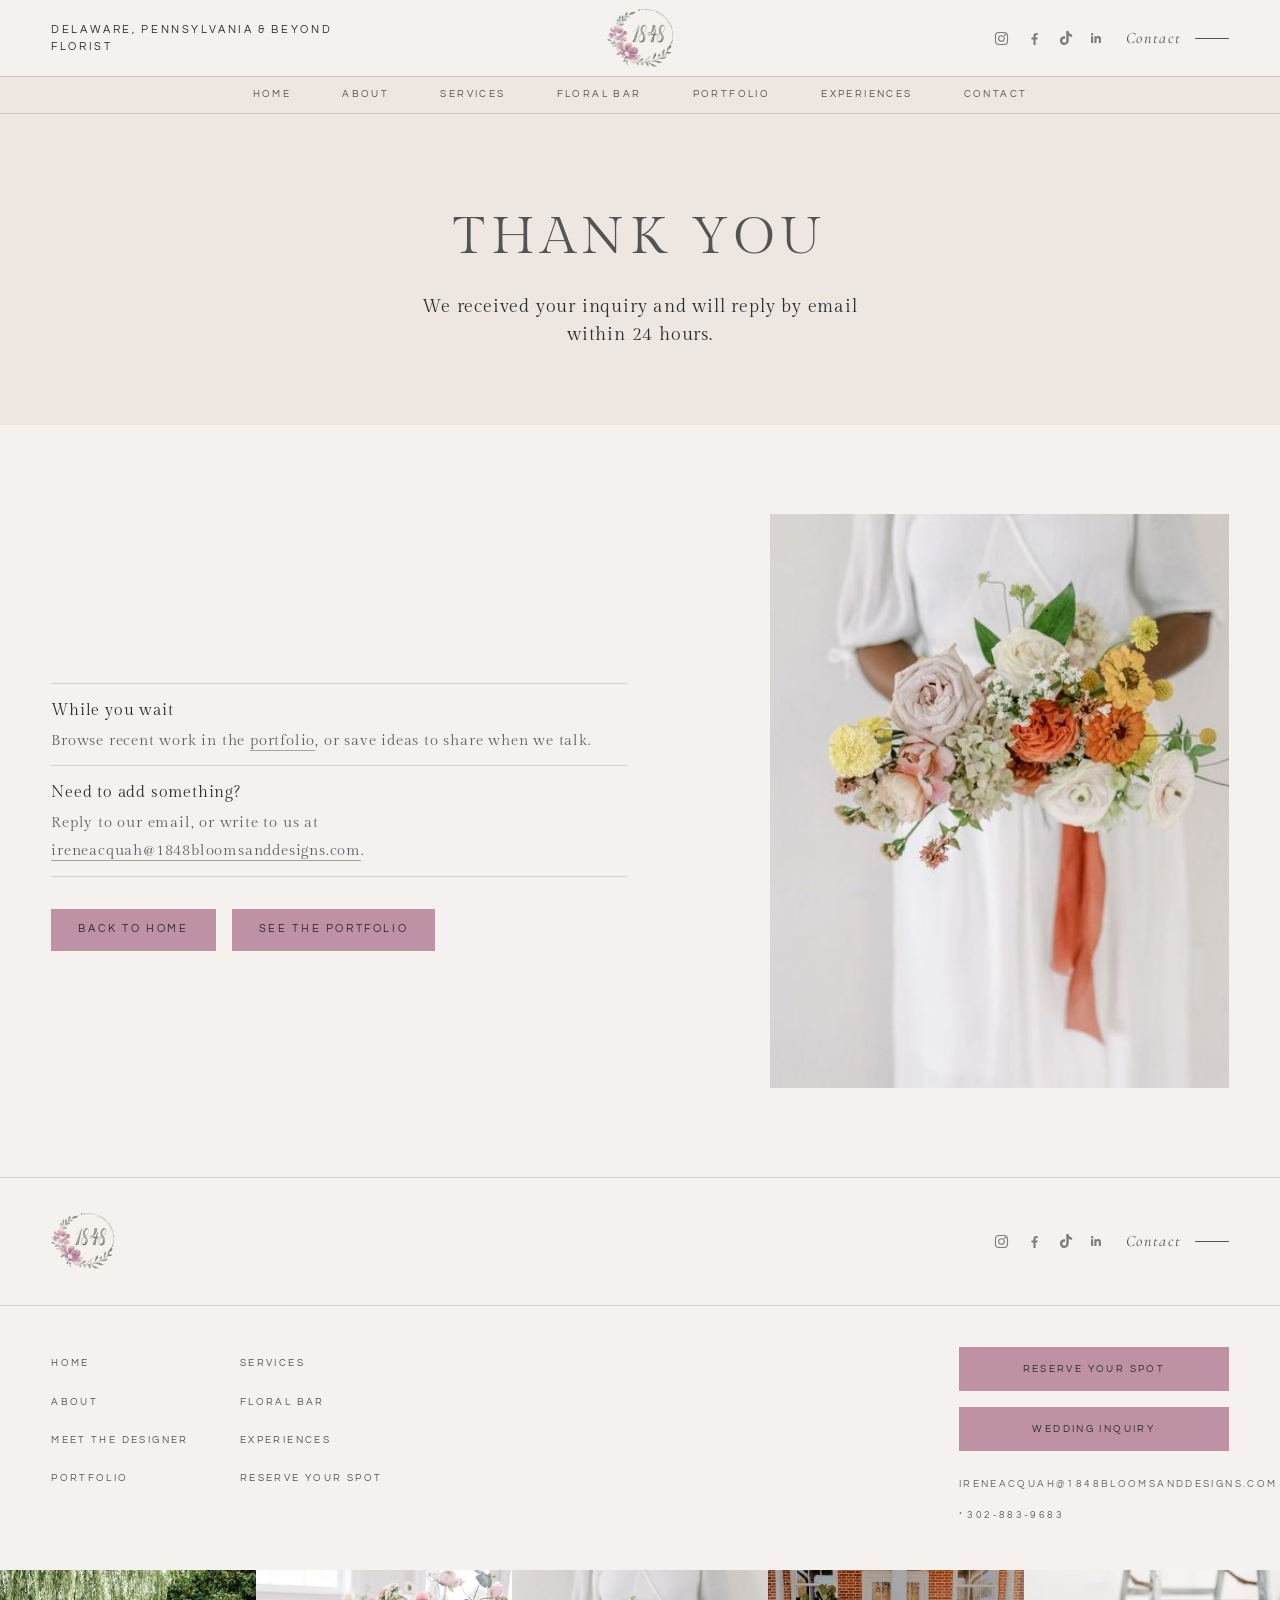
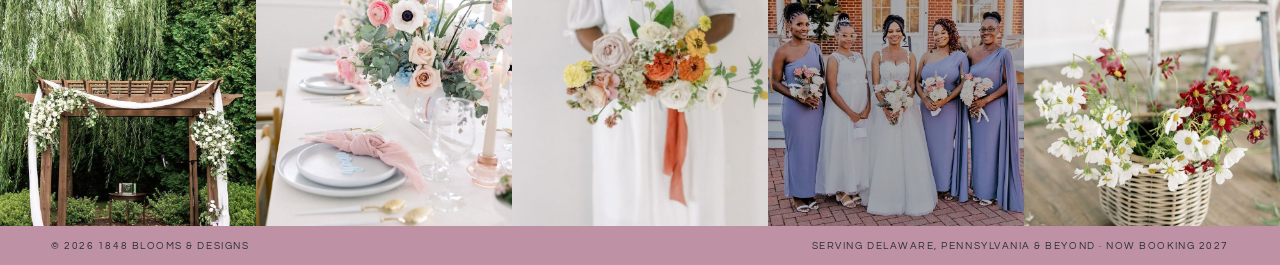
<file: thank-you.html>
<!doctype html>
<html lang="en">
<head>
<meta charset="utf-8">
<meta name="viewport" content="width=device-width, initial-scale=1">
<title>Thank you | 1848 Blooms &amp; Designs</title>
<meta name="description" content="Thank you from 1848 Blooms &amp; Designs.">
<meta name="robots" content="noindex">

<meta property="og:site_name" content="1848 Blooms &amp; Designs">
<meta property="og:locale" content="en_US">
<meta property="og:title" content="Thank you | 1848 Blooms &amp; Designs">
<meta property="og:description" content="Thank you from 1848 Blooms &amp; Designs.">
<meta property="og:type" content="website">
<meta property="og:url" content="https://1848bloomsanddesigns.com/thank-you.html">
<meta property="og:image" content="https://1848bloomsanddesigns.com/assets/img/home-banner.jpg">
<meta property="og:image:width" content="1430">
<meta property="og:image:height" content="953">
<meta name="twitter:card" content="summary_large_image">
<meta name="theme-color" content="#C5A193">
<link rel="icon" type="image/png" href="assets/favicon.png">
<link rel="apple-touch-icon" href="assets/favicon.png">

<link rel="stylesheet" href="assets/site.css?v=21">
</head>
<body>
<a class="skip" href="#main">Skip to content</a>
<header class="hd"><div class="hd__top">
  <p class="flank hd__tag">Delaware, Pennsylvania &amp; Beyond<br>Florist</p>
  <a class="brand" href="index.html" aria-label="1848 Blooms &amp; Designs, home"><img src="assets/logo-sm.png" width="86" height="76" alt="1848 Blooms &amp; Designs"></a>
  <div class="hd__right"><span class="social"><a href="https://www.instagram.com/1848BloomsandDesigns" target="_blank" rel="noopener" aria-label="Instagram"><svg viewBox="0 0 24 24" fill="none" stroke="currentColor" stroke-width="1.5" aria-hidden="true"><rect x="3.500" y="3.500" width="17" height="17" rx="5"/><circle cx="12" cy="12" r="4"/><circle cx="17.200" cy="6.800" r=".6" fill="currentColor"/></svg></a><a href="https://www.facebook.com/1848BloomsandDesigns" target="_blank" rel="noopener" aria-label="Facebook"><svg viewBox="0 0 24 24" aria-hidden="true"><path d="M13.500 21v-7.500h2.500l.4-3h-2.900V8.600c0-.9.3-1.500 1.500-1.500h1.500V4.400c-.3 0-1.200-.1-2.200-.1-2.200 0-3.700 1.300-3.700 3.800v2.400H7.800v3h2.800V21h2.900z"/></svg></a><a href="https://www.tiktok.com/@1848bloomsanddesigns" target="_blank" rel="noopener" aria-label="TikTok"><svg viewBox="0 0 24 24" aria-hidden="true"><path d="M12.53.02c1.31-.02 2.61-.01 3.91-.02.08 1.53.63 3.09 1.75 4.17 1.12 1.11 2.7 1.62 4.24 1.79v4.03c-1.44-.05-2.89-.35-4.2-.97-.57-.26-1.1-.59-1.62-.93-.01 2.92.01 5.84-.02 8.75-.08 1.4-.54 2.79-1.35 3.94-1.31 1.92-3.58 3.17-5.91 3.21-1.43.08-2.86-.31-4.08-1.03-2.02-1.19-3.44-3.37-3.65-5.71-.02-.5-.03-1-.01-1.49.18-1.9 1.12-3.72 2.58-4.96 1.66-1.44 3.98-2.13 6.15-1.72.02 1.48-.04 2.96-.04 4.44-.99-.32-2.15-.23-3.02.37-.63.41-1.11 1.04-1.36 1.75-.21.51-.15 1.07-.14 1.61.24 1.64 1.82 3.02 3.5 2.87 1.12-.01 2.19-.66 2.77-1.61.19-.33.4-.67.41-1.06.1-1.79.06-3.57.07-5.36.01-4.03-.01-8.05.02-12.07z"/></svg></a><a href="https://www.linkedin.com/company/1848-blooms-and-designs/" target="_blank" rel="noopener" aria-label="LinkedIn"><svg viewBox="0 0 24 24" aria-hidden="true"><path d="M20.45 20.45h-3.56v-5.57c0-1.33-.02-3.04-1.85-3.04-1.85 0-2.14 1.45-2.14 2.94v5.67H9.35V9h3.41v1.56h.05c.48-.9 1.64-1.85 3.37-1.85 3.6 0 4.27 2.37 4.27 5.46v6.28zM5.34 7.43a2.06 2.06 0 1 1 0-4.13 2.06 2.06 0 0 1 0 4.13zM7.12 20.45H3.56V9h3.56v11.45z"/></svg></a></span><a class="contact-link" href="contact.html">Contact</a>
    <button class="menu-btn" type="button" aria-expanded="false" aria-controls="mnav"><i aria-hidden="true"></i><span>Menu</span></button></div>
</div></header>
<nav class="primary" aria-label="Main"><a href="index.html">Home</a><a href="about.html">About</a><a href="services.html">Services</a><a href="floral-bar.html">Floral Bar</a><a href="portfolio.html">Portfolio</a><a href="experiences.html">Experiences</a><a href="contact.html">Contact</a></nav>
<nav class="mnav" id="mnav" aria-label="Menu">
  <ul><li><a href="index.html">Home</a></li><li><a href="about.html">About</a></li><li><a href="designer.html">Meet the designer</a></li><li><a href="services.html">Services</a></li><li><a href="floral-bar.html">Floral Bar</a></li><li><a href="portfolio.html">Portfolio</a></li><li><a href="experiences.html">Experiences</a></li><li><a href="reserve.html">Reserve your spot</a></li><li><a href="contact.html">Contact</a></li></ul>
  <div class="foot-line"><span>Serving Delaware, Pennsylvania &amp; Beyond</span><span>Now booking 2027</span></div>
</nav>
<main id="main">

<div data-thanks>
<section class="phero phero--plain">
  <div class="phero__mid"><div class="tbar"><p class="flank">We received<br>your message</p><h1 class="dsp" data-ty-title>Thank you</h1><p class="flank">Talk<br>soon</p></div></div>
  <div class="phero__foot">
    <p data-ty="inquiry">We received your inquiry and will reply by email within 24 hours.</p>
    <p data-ty="wedding" hidden>We received your wedding and event inquiry. Irene will reply by email within 24 hours.</p>
    <p data-ty="booked" hidden>You&rsquo;re booked! Your receipt is on its way to your email. We&rsquo;ll send workshop details a few days before your date.</p>
    <p data-ty="pass" hidden>Your workshop pass is confirmed and your receipt is on its way to your email. We&rsquo;ll be in touch to help you choose your workshops.</p>
    <p data-ty="reservation" hidden>We received your reservation request. We will email you to confirm your spot within 24 hours.</p>
  </div>
</section>
<section class="section thanks-body">
  <div class="wrap split">
    <div>
      <ul class="tick">
        <li><strong>While you wait</strong><span>Browse recent work in the <a class="link" href="portfolio.html">portfolio</a>, or save ideas to share when we talk.</span></li>
        <li><strong>Need to add something?</strong><span>Reply to our email, or write to us at <a class="link" href="mailto:ireneacquah@1848bloomsanddesigns.com">ireneacquah@1848bloomsanddesigns.com</a>.</span></li>
      </ul>
      <div class="btn-row" style="margin-top:2rem"><a class="btn" href="index.html">Back to home</a><a class="btn btn--ghost" href="portfolio.html">See the portfolio</a></div>
    </div>
    <figure><img src="assets/img/bouquet-ribbon.jpg" srcset="assets/img/sm/bouquet-ribbon.jpg 800w, assets/img/bouquet-ribbon.jpg 1600w" sizes="(max-width: 900px) 100vw, 50vw" width="1600" height="1067" alt="A pastel and coral bouquet tied with a rust-colored ribbon" loading="lazy" decoding="async" style="aspect-ratio:4/5;object-position:50% 40%"></figure>
  </div>
</section>
</div>

</main>
<footer class="site-footer">
  <div class="f-top"><a class="brand" href="index.html" aria-label="1848 Blooms &amp; Designs, home"><img src="assets/logo-sm.png" width="86" height="76" alt="1848 Blooms &amp; Designs"></a><div class="hd__right"><span class="social"><a href="https://www.instagram.com/1848BloomsandDesigns" target="_blank" rel="noopener" aria-label="Instagram"><svg viewBox="0 0 24 24" fill="none" stroke="currentColor" stroke-width="1.5" aria-hidden="true"><rect x="3.500" y="3.500" width="17" height="17" rx="5"/><circle cx="12" cy="12" r="4"/><circle cx="17.200" cy="6.800" r=".6" fill="currentColor"/></svg></a><a href="https://www.facebook.com/1848BloomsandDesigns" target="_blank" rel="noopener" aria-label="Facebook"><svg viewBox="0 0 24 24" aria-hidden="true"><path d="M13.500 21v-7.500h2.500l.4-3h-2.900V8.600c0-.9.3-1.500 1.500-1.500h1.500V4.400c-.3 0-1.200-.1-2.200-.1-2.200 0-3.700 1.300-3.700 3.800v2.400H7.800v3h2.800V21h2.900z"/></svg></a><a href="https://www.tiktok.com/@1848bloomsanddesigns" target="_blank" rel="noopener" aria-label="TikTok"><svg viewBox="0 0 24 24" aria-hidden="true"><path d="M12.53.02c1.31-.02 2.61-.01 3.91-.02.08 1.53.63 3.09 1.75 4.17 1.12 1.11 2.7 1.62 4.24 1.79v4.03c-1.44-.05-2.89-.35-4.2-.97-.57-.26-1.1-.59-1.62-.93-.01 2.92.01 5.84-.02 8.75-.08 1.4-.54 2.79-1.35 3.94-1.31 1.92-3.58 3.17-5.91 3.21-1.43.08-2.86-.31-4.08-1.03-2.02-1.19-3.44-3.37-3.65-5.71-.02-.5-.03-1-.01-1.49.18-1.9 1.12-3.72 2.58-4.96 1.66-1.44 3.98-2.13 6.15-1.72.02 1.48-.04 2.96-.04 4.44-.99-.32-2.15-.23-3.02.37-.63.41-1.11 1.04-1.36 1.75-.21.51-.15 1.07-.14 1.61.24 1.64 1.82 3.02 3.5 2.87 1.12-.01 2.19-.66 2.77-1.61.19-.33.4-.67.41-1.06.1-1.79.06-3.57.07-5.36.01-4.03-.01-8.05.02-12.07z"/></svg></a><a href="https://www.linkedin.com/company/1848-blooms-and-designs/" target="_blank" rel="noopener" aria-label="LinkedIn"><svg viewBox="0 0 24 24" aria-hidden="true"><path d="M20.45 20.45h-3.56v-5.57c0-1.33-.02-3.04-1.85-3.04-1.85 0-2.14 1.45-2.14 2.94v5.67H9.35V9h3.41v1.56h.05c.48-.9 1.64-1.85 3.37-1.85 3.6 0 4.27 2.37 4.27 5.46v6.28zM5.34 7.43a2.06 2.06 0 1 1 0-4.13 2.06 2.06 0 0 1 0 4.13zM7.12 20.45H3.56V9h3.56v11.45z"/></svg></a></span><a class="contact-link" href="contact.html">Contact</a></div></div>
  <div class="f-mid">
    <ul><li><a href="index.html">Home</a></li><li><a href="about.html">About</a></li><li><a href="designer.html">Meet the designer</a></li><li><a href="portfolio.html">Portfolio</a></li></ul>
    <ul><li><a href="services.html">Services</a></li><li><a href="floral-bar.html">Floral Bar</a></li><li><a href="experiences.html">Experiences</a></li><li><a href="reserve.html">Reserve your spot</a></li></ul>
    <div class="f-btns"><a class="btn" href="reserve.html">Reserve your spot</a><a class="btn" href="wedding.html" data-wm-open>Wedding inquiry</a>
      <p class="f-note"><a href="mailto:ireneacquah@1848bloomsanddesigns.com">ireneacquah@1848bloomsanddesigns.com</a> &middot; <a href="tel:+13028839683">302-883-9683</a></p></div>
  </div>
  <div class="f-thumbs"><img src="assets/img/arch-willow.jpg" srcset="assets/img/sm/arch-willow.jpg 800w, assets/img/arch-willow.jpg 981w" sizes="(max-width: 560px) 33vw, 20vw" width="981" height="1284" alt="A wooden wedding arch with white flowers" loading="lazy" decoding="async" ><img src="assets/img/pastel-table-a.jpg" srcset="assets/img/sm/pastel-table-a.jpg 800w, assets/img/pastel-table-a.jpg 1067w" sizes="(max-width: 560px) 33vw, 20vw" width="1067" height="1600" alt="A pastel event table with a tall floral arrangement" loading="lazy" decoding="async" ><img src="assets/img/bouquet-ribbon.jpg" srcset="assets/img/sm/bouquet-ribbon.jpg 800w, assets/img/bouquet-ribbon.jpg 1600w" sizes="(max-width: 560px) 33vw, 20vw" width="1600" height="1067" alt="A pastel bridal bouquet with a rust ribbon" loading="lazy" decoding="async" ><img src="assets/img/bridesmaids.jpg" srcset="assets/img/sm/bridesmaids.jpg 800w, assets/img/bridesmaids.jpg 1049w" sizes="(max-width: 560px) 33vw, 20vw" width="1049" height="1600" alt="Bridesmaids holding white bouquets" loading="lazy" decoding="async" ><img src="assets/img/ladder-daisies.jpg" srcset="assets/img/sm/ladder-daisies.jpg 800w, assets/img/ladder-daisies.jpg 1067w" sizes="(max-width: 560px) 33vw, 20vw" width="1067" height="1600" alt="Daisies in a woven basket" loading="lazy" decoding="async" ></div>
  <div class="legal"><span>&copy; <span data-year>2026</span> 1848 Blooms &amp; Designs</span><span>Serving Delaware, Pennsylvania &amp; Beyond &middot; Now booking 2027</span></div>
</footer>
<dialog class="wm" id="wm" aria-labelledby="wm-head">
  <div class="wm__panel">
    <div class="wm__art" aria-hidden="true"><img class="wm__img" src="assets/img/bouquet-white-b.jpg" srcset="assets/img/sm/bouquet-white-b.jpg 800w, assets/img/bouquet-white-b.jpg 1132w" sizes="(max-width: 900px) 100vw, 50vw" width="1132" height="1600" alt="" loading="lazy" decoding="async" ><p class="wm__quote">Refined, nature-inspired florals for weddings and events.</p></div>
    <form class="wm__form" data-wm novalidate>
      <div class="wm__top">
        <p class="wm__brand" id="wm-head">Wedding &amp; event inquiry</p>
        <button type="button" class="wm__x" data-wm-close aria-label="Close">&times;</button>
        <div class="wm__bar" role="progressbar" aria-valuemin="1" aria-valuemax="6" aria-valuenow="1"><i></i></div>
        <p class="wm__count" aria-live="polite">Step <b data-wm-n>1</b> of 6</p>
      </div>
      <div class="wm__body">
        <section class="wm__step" data-step="1">
      <p class="wm__kicker">Let&rsquo;s start with you</p>
      <h2 class="wm__title" tabindex="-1">Welcome</h2>
      <p class="wm__desc">We&rsquo;re honored you&rsquo;re considering 1848 Blooms &amp; Designs. We design refined, nature-inspired floral experiences for weddings and events. A few details so we know how to reach you.</p>
      <div class="wm__fields">
        <div class="field"><label for="wm-name">Full name</label><input id="wm-name" name="name" autocomplete="name" required><p class="err">Enter your full name.</p></div>
        <div class="field"><label for="wm-email">Email address</label><input id="wm-email" name="email" type="email" autocomplete="email" required><p class="err">Enter a valid email address.</p></div>
        <div class="field"><label for="wm-phone">Phone number</label><input id="wm-phone" name="phone" type="tel" autocomplete="tel" required><p class="err">Enter your phone number.</p></div></div>
    </section><section class="wm__step" data-step="2" hidden>
      <p class="wm__kicker">Tell us about your event</p>
      <h2 class="wm__title" tabindex="-1">Your event</h2>
      <p class="wm__desc">This is where your vision begins to take shape.</p>
      <div class="wm__fields">
        <fieldset class="field"><legend>Event type</legend><div class="wm-chips"><label class=""><input type="radio" name="event_type" value="Wedding"><span>Wedding</span></label><label class=""><input type="radio" name="event_type" value="Bridal Shower"><span>Bridal Shower</span></label><label class=""><input type="radio" name="event_type" value="Baby Shower"><span>Baby Shower</span></label><label class=""><input type="radio" name="event_type" value="Dinner Party"><span>Dinner Party</span></label><label class=""><input type="radio" name="event_type" value="Corporate Event"><span>Corporate Event</span></label><label class=""><input type="radio" name="event_type" value="Other"><span>Other</span></label></div><p class="err">Choose your event type.</p></fieldset>
        <div class="field"><label for="wm-date">Event date</label><input id="wm-date" name="event_date" type="date" required><p class="err">Choose your event date.</p></div>
        <div class="field"><label for="wm-venue">Event location (venue and city)</label><input id="wm-venue" name="event_location" placeholder="The Barn at Spring Brook, Kennett Square" required><p class="err">Enter the venue and city.</p></div></div>
    </section><section class="wm__step" data-step="3" hidden>
      <p class="wm__kicker">Your vision &amp; aesthetic</p>
      <h2 class="wm__title" tabindex="-1">Your vision</h2>
      <p class="wm__desc">Tell us how you picture the day.</p>
      <div class="wm__fields">
        <div class="field"><label for="wm-words">Describe your event in a few words</label><textarea id="wm-words" name="event_description" rows="3" placeholder="Elegant, modern, romantic, minimal" required></textarea><p class="err">Give us a few words.</p></div>
        <div class="field"><label for="wm-colors">Color palette</label><input id="wm-colors" name="color_palette" placeholder="Blush, ivory and sage" required><p class="err">Share your color palette.</p></div>
        <div class="field" data-insp><label for="wm-link">Inspiration photos or Pinterest link</label><input id="wm-link" name="pinterest_link" type="url" inputmode="url" placeholder="Paste a Pinterest board or link">
          <label class="wm-file"><input type="file" name="attachment" accept="image/*" multiple><span>Or upload photos</span><em data-files>JPG or PNG, up to 5 MB each</em></label>
          <p class="err">Add a Pinterest link or upload at least one photo.</p></div></div>
    </section><section class="wm__step" data-step="4" hidden>
      <p class="wm__kicker">Floral elements</p>
      <h2 class="wm__title" tabindex="-1">What are you dreaming of?</h2>
      <p class="wm__desc">Select the floral elements you&rsquo;re interested in. Choose as many as you like.</p>
      <div class="wm__fields">
        <fieldset class="field"><legend class="sr">Which floral elements are you considering?</legend><div class="wm-cards"><label class=""><input type="checkbox" name="floral_elements" value="Bridal Bouquet"><span>Bridal Bouquet</span></label><label class=""><input type="checkbox" name="floral_elements" value="Centerpieces"><span>Centerpieces</span></label><label class=""><input type="checkbox" name="floral_elements" value="Ceremony Florals"><span>Ceremony Florals</span></label><label class=""><input type="checkbox" name="floral_elements" value="Floral Installations"><span>Floral Installations</span></label><label class=""><input type="checkbox" name="floral_elements" value="Floral Bar Experience"><span>Floral Bar Experience</span></label><label class=""><input type="checkbox" name="floral_elements" value="Weekly / Corporate Florals"><span>Weekly / Corporate Florals</span></label></div><p class="err">Choose at least one.</p></fieldset></div>
    </section><section class="wm__step" data-step="5" hidden>
      <p class="wm__kicker">Your investment</p>
      <h2 class="wm__title" tabindex="-1">Estimated floral budget</h2>
      <p class="wm__desc">Understanding your investment range allows us to design intentionally and align with your vision.</p>
      <div class="wm__fields">
        <fieldset class="field"><legend class="sr">Estimated floral budget</legend><div class="wm-cards wm-cards--2"><label class=""><input type="radio" name="floral_budget" value="$500 to $1,000"><span>$500 to $1,000</span></label><label class=""><input type="radio" name="floral_budget" value="$1,000 to $2,500"><span>$1,000 to $2,500</span></label><label class=""><input type="radio" name="floral_budget" value="$2,500 to $5,000"><span>$2,500 to $5,000</span></label><label class=""><input type="radio" name="floral_budget" value="$5,000+"><span>$5,000+</span></label></div><p class="err">Choose a budget range.</p></fieldset></div>
    </section><section class="wm__step" data-step="6" hidden>
      <p class="wm__kicker">One final detail</p>
      <h2 class="wm__title" tabindex="-1">The feeling</h2>
      <p class="wm__desc">A final note to help us understand your vision more deeply.</p>
      <div class="wm__fields">
        <div class="field"><label for="wm-feel">What feeling or experience do you want your florals to create?</label><textarea id="wm-feel" name="desired_feeling" rows="5" required></textarea><p class="err">Tell us a little about the feeling you want.</p></div></div>
    </section>
        <section class="wm__step wm__done" data-step="done" hidden>
          <img src="assets/logo.png" width="86" height="76" alt="">
          <h2 class="wm__title" tabindex="-1">Thank you<span data-wm-who></span></h2>
          <p class="wm__desc">We received your inquiry. Irene will reply by email within 24 hours to set up a time to talk about your florals.</p>
          <button type="button" class="btn" data-wm-close>Close</button>
        </section>
      </div>
      <div class="hp" aria-hidden="true"><label>Leave this empty<input name="website" tabindex="-1" autocomplete="off"></label></div>
      <div class="wm__nav">
        <div class="notice" role="status"></div>
        <button type="button" class="wm__back" data-wm-back hidden>Back</button>
        <button type="submit" class="btn" data-wm-next>Next</button>
      </div>
    </form>
  </div>
</dialog>
<script src="assets/site.js?v=6"></script>
</body>
</html>
</file>
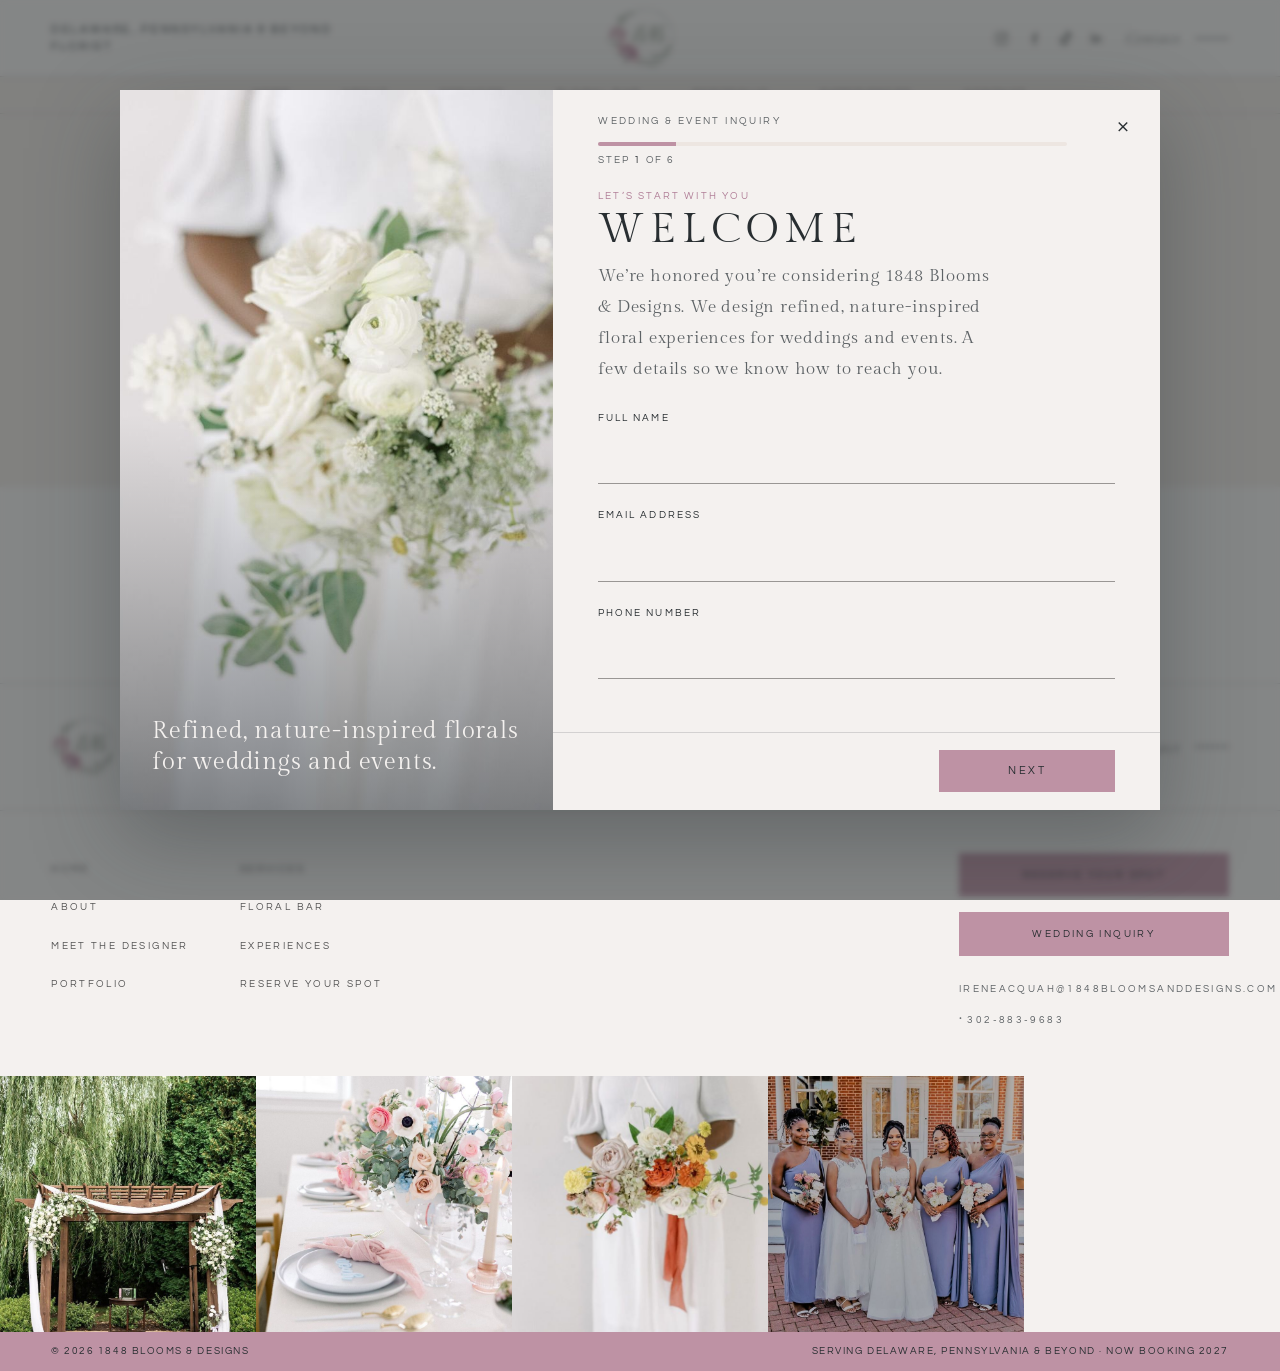
<file: wedding.html>
<!doctype html>
<html lang="en">
<head>
<meta charset="utf-8">
<meta name="viewport" content="width=device-width, initial-scale=1">
<title>Wedding &amp; Event Inquiry | 1848 Blooms &amp; Designs</title>
<meta name="description" content="Tell 1848 Blooms &amp; Designs about your wedding or event: date, venue, vision, floral elements and budget.">

<link rel="canonical" href="https://1848bloomsanddesigns.com/wedding.html">
<meta property="og:site_name" content="1848 Blooms &amp; Designs">
<meta property="og:locale" content="en_US">
<meta property="og:title" content="Wedding &amp; Event Inquiry | 1848 Blooms &amp; Designs">
<meta property="og:description" content="Tell 1848 Blooms &amp; Designs about your wedding or event: date, venue, vision, floral elements and budget.">
<meta property="og:type" content="website">
<meta property="og:url" content="https://1848bloomsanddesigns.com/wedding.html">
<meta property="og:image" content="https://1848bloomsanddesigns.com/assets/img/home-banner.jpg">
<meta property="og:image:width" content="1430">
<meta property="og:image:height" content="953">
<meta name="twitter:card" content="summary_large_image">
<meta name="theme-color" content="#C5A193">
<link rel="icon" type="image/png" href="assets/favicon.png">
<link rel="apple-touch-icon" href="assets/favicon.png">

<link rel="stylesheet" href="assets/site.css?v=21">
<script type="application/ld+json">{"@context": "https://schema.org", "@type": "BreadcrumbList", "itemListElement": [{"@type": "ListItem", "position": 1, "name": "Home", "item": "https://1848bloomsanddesigns.com/"}, {"@type": "ListItem", "position": 2, "name": "Wedding & Event Inquiry", "item": "https://1848bloomsanddesigns.com/wedding.html"}]}</script>
</head>
<body>
<a class="skip" href="#main">Skip to content</a>
<header class="hd"><div class="hd__top">
  <p class="flank hd__tag">Delaware, Pennsylvania &amp; Beyond<br>Florist</p>
  <a class="brand" href="index.html" aria-label="1848 Blooms &amp; Designs, home"><img src="assets/logo-sm.png" width="86" height="76" alt="1848 Blooms &amp; Designs"></a>
  <div class="hd__right"><span class="social"><a href="https://www.instagram.com/1848BloomsandDesigns" target="_blank" rel="noopener" aria-label="Instagram"><svg viewBox="0 0 24 24" fill="none" stroke="currentColor" stroke-width="1.5" aria-hidden="true"><rect x="3.500" y="3.500" width="17" height="17" rx="5"/><circle cx="12" cy="12" r="4"/><circle cx="17.200" cy="6.800" r=".6" fill="currentColor"/></svg></a><a href="https://www.facebook.com/1848BloomsandDesigns" target="_blank" rel="noopener" aria-label="Facebook"><svg viewBox="0 0 24 24" aria-hidden="true"><path d="M13.500 21v-7.500h2.500l.4-3h-2.900V8.600c0-.9.3-1.500 1.500-1.500h1.500V4.400c-.3 0-1.200-.1-2.200-.1-2.200 0-3.700 1.300-3.700 3.800v2.400H7.800v3h2.800V21h2.900z"/></svg></a><a href="https://www.tiktok.com/@1848bloomsanddesigns" target="_blank" rel="noopener" aria-label="TikTok"><svg viewBox="0 0 24 24" aria-hidden="true"><path d="M12.53.02c1.31-.02 2.61-.01 3.91-.02.08 1.53.63 3.09 1.75 4.17 1.12 1.11 2.7 1.62 4.24 1.79v4.03c-1.44-.05-2.89-.35-4.2-.97-.57-.26-1.1-.59-1.62-.93-.01 2.92.01 5.84-.02 8.75-.08 1.4-.54 2.79-1.35 3.94-1.31 1.92-3.58 3.17-5.91 3.21-1.43.08-2.86-.31-4.08-1.03-2.02-1.19-3.44-3.37-3.65-5.71-.02-.5-.03-1-.01-1.49.18-1.9 1.12-3.72 2.58-4.96 1.66-1.44 3.98-2.13 6.15-1.72.02 1.48-.04 2.96-.04 4.44-.99-.32-2.15-.23-3.02.37-.63.41-1.11 1.04-1.36 1.75-.21.51-.15 1.07-.14 1.61.24 1.64 1.82 3.02 3.5 2.87 1.12-.01 2.19-.66 2.77-1.61.19-.33.4-.67.41-1.06.1-1.79.06-3.57.07-5.36.01-4.03-.01-8.05.02-12.07z"/></svg></a><a href="https://www.linkedin.com/company/1848-blooms-and-designs/" target="_blank" rel="noopener" aria-label="LinkedIn"><svg viewBox="0 0 24 24" aria-hidden="true"><path d="M20.45 20.45h-3.56v-5.57c0-1.33-.02-3.04-1.85-3.04-1.85 0-2.14 1.45-2.14 2.94v5.67H9.35V9h3.41v1.56h.05c.48-.9 1.64-1.85 3.37-1.85 3.6 0 4.27 2.37 4.27 5.46v6.28zM5.34 7.43a2.06 2.06 0 1 1 0-4.13 2.06 2.06 0 0 1 0 4.13zM7.12 20.45H3.56V9h3.56v11.45z"/></svg></a></span><a class="contact-link" href="contact.html">Contact</a>
    <button class="menu-btn" type="button" aria-expanded="false" aria-controls="mnav"><i aria-hidden="true"></i><span>Menu</span></button></div>
</div></header>
<nav class="primary" aria-label="Main"><a href="index.html">Home</a><a href="about.html">About</a><a href="services.html">Services</a><a href="floral-bar.html">Floral Bar</a><a href="portfolio.html">Portfolio</a><a href="experiences.html">Experiences</a><a href="contact.html">Contact</a></nav>
<nav class="mnav" id="mnav" aria-label="Menu">
  <ul><li><a href="index.html">Home</a></li><li><a href="about.html">About</a></li><li><a href="designer.html">Meet the designer</a></li><li><a href="services.html">Services</a></li><li><a href="floral-bar.html">Floral Bar</a></li><li><a href="portfolio.html">Portfolio</a></li><li><a href="experiences.html">Experiences</a></li><li><a href="reserve.html">Reserve your spot</a></li><li><a href="contact.html">Contact</a></li></ul>
  <div class="foot-line"><span>Serving Delaware, Pennsylvania &amp; Beyond</span><span>Now booking 2027</span></div>
</nav>
<main id="main">

<section class="phero phero--plain">
  
  <div class="phero__mid"><span class="eyebrow">Weddings &middot; Events</span><div class="tbar"><h1 class="dsp">Wedding &amp; event inquiry</h1></div></div>
  <div class="phero__foot"><p>We&rsquo;re honored you&rsquo;re considering 1848 Blooms &amp; Designs. Six short steps, about three minutes. We reply within 24 hours.</p></div>
</section>
<section class="section section--tight"><div class="wrap" style="text-align:center"><a class="btn" href="wedding.html" data-wm-open data-wm-auto>Start your inquiry</a></div></section>

</main>
<footer class="site-footer">
  <div class="f-top"><a class="brand" href="index.html" aria-label="1848 Blooms &amp; Designs, home"><img src="assets/logo-sm.png" width="86" height="76" alt="1848 Blooms &amp; Designs"></a><div class="hd__right"><span class="social"><a href="https://www.instagram.com/1848BloomsandDesigns" target="_blank" rel="noopener" aria-label="Instagram"><svg viewBox="0 0 24 24" fill="none" stroke="currentColor" stroke-width="1.5" aria-hidden="true"><rect x="3.500" y="3.500" width="17" height="17" rx="5"/><circle cx="12" cy="12" r="4"/><circle cx="17.200" cy="6.800" r=".6" fill="currentColor"/></svg></a><a href="https://www.facebook.com/1848BloomsandDesigns" target="_blank" rel="noopener" aria-label="Facebook"><svg viewBox="0 0 24 24" aria-hidden="true"><path d="M13.500 21v-7.500h2.500l.4-3h-2.900V8.600c0-.9.3-1.500 1.500-1.500h1.500V4.400c-.3 0-1.200-.1-2.200-.1-2.200 0-3.700 1.300-3.700 3.800v2.400H7.800v3h2.800V21h2.900z"/></svg></a><a href="https://www.tiktok.com/@1848bloomsanddesigns" target="_blank" rel="noopener" aria-label="TikTok"><svg viewBox="0 0 24 24" aria-hidden="true"><path d="M12.53.02c1.31-.02 2.61-.01 3.91-.02.08 1.53.63 3.09 1.75 4.17 1.12 1.11 2.7 1.62 4.24 1.79v4.03c-1.44-.05-2.89-.35-4.2-.97-.57-.26-1.1-.59-1.62-.93-.01 2.92.01 5.84-.02 8.75-.08 1.4-.54 2.79-1.35 3.94-1.31 1.92-3.58 3.17-5.91 3.21-1.43.08-2.86-.31-4.08-1.03-2.02-1.19-3.44-3.37-3.65-5.71-.02-.5-.03-1-.01-1.49.18-1.9 1.12-3.72 2.58-4.96 1.66-1.44 3.98-2.13 6.15-1.72.02 1.48-.04 2.96-.04 4.44-.99-.32-2.15-.23-3.02.37-.63.41-1.11 1.04-1.36 1.75-.21.51-.15 1.07-.14 1.61.24 1.64 1.82 3.02 3.5 2.87 1.12-.01 2.19-.66 2.77-1.61.19-.33.4-.67.41-1.06.1-1.79.06-3.57.07-5.36.01-4.03-.01-8.05.02-12.07z"/></svg></a><a href="https://www.linkedin.com/company/1848-blooms-and-designs/" target="_blank" rel="noopener" aria-label="LinkedIn"><svg viewBox="0 0 24 24" aria-hidden="true"><path d="M20.45 20.45h-3.56v-5.57c0-1.33-.02-3.04-1.85-3.04-1.85 0-2.14 1.45-2.14 2.94v5.67H9.35V9h3.41v1.56h.05c.48-.9 1.64-1.85 3.37-1.85 3.6 0 4.27 2.37 4.27 5.46v6.28zM5.34 7.43a2.06 2.06 0 1 1 0-4.13 2.06 2.06 0 0 1 0 4.13zM7.12 20.45H3.56V9h3.56v11.45z"/></svg></a></span><a class="contact-link" href="contact.html">Contact</a></div></div>
  <div class="f-mid">
    <ul><li><a href="index.html">Home</a></li><li><a href="about.html">About</a></li><li><a href="designer.html">Meet the designer</a></li><li><a href="portfolio.html">Portfolio</a></li></ul>
    <ul><li><a href="services.html">Services</a></li><li><a href="floral-bar.html">Floral Bar</a></li><li><a href="experiences.html">Experiences</a></li><li><a href="reserve.html">Reserve your spot</a></li></ul>
    <div class="f-btns"><a class="btn" href="reserve.html">Reserve your spot</a><a class="btn" href="wedding.html" data-wm-open>Wedding inquiry</a>
      <p class="f-note"><a href="mailto:ireneacquah@1848bloomsanddesigns.com">ireneacquah@1848bloomsanddesigns.com</a> &middot; <a href="tel:+13028839683">302-883-9683</a></p></div>
  </div>
  <div class="f-thumbs"><img src="assets/img/arch-willow.jpg" srcset="assets/img/sm/arch-willow.jpg 800w, assets/img/arch-willow.jpg 981w" sizes="(max-width: 560px) 33vw, 20vw" width="981" height="1284" alt="A wooden wedding arch with white flowers" loading="lazy" decoding="async" ><img src="assets/img/pastel-table-a.jpg" srcset="assets/img/sm/pastel-table-a.jpg 800w, assets/img/pastel-table-a.jpg 1067w" sizes="(max-width: 560px) 33vw, 20vw" width="1067" height="1600" alt="A pastel event table with a tall floral arrangement" loading="lazy" decoding="async" ><img src="assets/img/bouquet-ribbon.jpg" srcset="assets/img/sm/bouquet-ribbon.jpg 800w, assets/img/bouquet-ribbon.jpg 1600w" sizes="(max-width: 560px) 33vw, 20vw" width="1600" height="1067" alt="A pastel bridal bouquet with a rust ribbon" loading="lazy" decoding="async" ><img src="assets/img/bridesmaids.jpg" srcset="assets/img/sm/bridesmaids.jpg 800w, assets/img/bridesmaids.jpg 1049w" sizes="(max-width: 560px) 33vw, 20vw" width="1049" height="1600" alt="Bridesmaids holding white bouquets" loading="lazy" decoding="async" ><img src="assets/img/ladder-daisies.jpg" srcset="assets/img/sm/ladder-daisies.jpg 800w, assets/img/ladder-daisies.jpg 1067w" sizes="(max-width: 560px) 33vw, 20vw" width="1067" height="1600" alt="Daisies in a woven basket" loading="lazy" decoding="async" ></div>
  <div class="legal"><span>&copy; <span data-year>2026</span> 1848 Blooms &amp; Designs</span><span>Serving Delaware, Pennsylvania &amp; Beyond &middot; Now booking 2027</span></div>
</footer>
<dialog class="wm" id="wm" aria-labelledby="wm-head">
  <div class="wm__panel">
    <div class="wm__art" aria-hidden="true"><img class="wm__img" src="assets/img/bouquet-white-b.jpg" srcset="assets/img/sm/bouquet-white-b.jpg 800w, assets/img/bouquet-white-b.jpg 1132w" sizes="(max-width: 900px) 100vw, 50vw" width="1132" height="1600" alt="" loading="lazy" decoding="async" ><p class="wm__quote">Refined, nature-inspired florals for weddings and events.</p></div>
    <form class="wm__form" data-wm novalidate>
      <div class="wm__top">
        <p class="wm__brand" id="wm-head">Wedding &amp; event inquiry</p>
        <button type="button" class="wm__x" data-wm-close aria-label="Close">&times;</button>
        <div class="wm__bar" role="progressbar" aria-valuemin="1" aria-valuemax="6" aria-valuenow="1"><i></i></div>
        <p class="wm__count" aria-live="polite">Step <b data-wm-n>1</b> of 6</p>
      </div>
      <div class="wm__body">
        <section class="wm__step" data-step="1">
      <p class="wm__kicker">Let&rsquo;s start with you</p>
      <h2 class="wm__title" tabindex="-1">Welcome</h2>
      <p class="wm__desc">We&rsquo;re honored you&rsquo;re considering 1848 Blooms &amp; Designs. We design refined, nature-inspired floral experiences for weddings and events. A few details so we know how to reach you.</p>
      <div class="wm__fields">
        <div class="field"><label for="wm-name">Full name</label><input id="wm-name" name="name" autocomplete="name" required><p class="err">Enter your full name.</p></div>
        <div class="field"><label for="wm-email">Email address</label><input id="wm-email" name="email" type="email" autocomplete="email" required><p class="err">Enter a valid email address.</p></div>
        <div class="field"><label for="wm-phone">Phone number</label><input id="wm-phone" name="phone" type="tel" autocomplete="tel" required><p class="err">Enter your phone number.</p></div></div>
    </section><section class="wm__step" data-step="2" hidden>
      <p class="wm__kicker">Tell us about your event</p>
      <h2 class="wm__title" tabindex="-1">Your event</h2>
      <p class="wm__desc">This is where your vision begins to take shape.</p>
      <div class="wm__fields">
        <fieldset class="field"><legend>Event type</legend><div class="wm-chips"><label class=""><input type="radio" name="event_type" value="Wedding"><span>Wedding</span></label><label class=""><input type="radio" name="event_type" value="Bridal Shower"><span>Bridal Shower</span></label><label class=""><input type="radio" name="event_type" value="Baby Shower"><span>Baby Shower</span></label><label class=""><input type="radio" name="event_type" value="Dinner Party"><span>Dinner Party</span></label><label class=""><input type="radio" name="event_type" value="Corporate Event"><span>Corporate Event</span></label><label class=""><input type="radio" name="event_type" value="Other"><span>Other</span></label></div><p class="err">Choose your event type.</p></fieldset>
        <div class="field"><label for="wm-date">Event date</label><input id="wm-date" name="event_date" type="date" required><p class="err">Choose your event date.</p></div>
        <div class="field"><label for="wm-venue">Event location (venue and city)</label><input id="wm-venue" name="event_location" placeholder="The Barn at Spring Brook, Kennett Square" required><p class="err">Enter the venue and city.</p></div></div>
    </section><section class="wm__step" data-step="3" hidden>
      <p class="wm__kicker">Your vision &amp; aesthetic</p>
      <h2 class="wm__title" tabindex="-1">Your vision</h2>
      <p class="wm__desc">Tell us how you picture the day.</p>
      <div class="wm__fields">
        <div class="field"><label for="wm-words">Describe your event in a few words</label><textarea id="wm-words" name="event_description" rows="3" placeholder="Elegant, modern, romantic, minimal" required></textarea><p class="err">Give us a few words.</p></div>
        <div class="field"><label for="wm-colors">Color palette</label><input id="wm-colors" name="color_palette" placeholder="Blush, ivory and sage" required><p class="err">Share your color palette.</p></div>
        <div class="field" data-insp><label for="wm-link">Inspiration photos or Pinterest link</label><input id="wm-link" name="pinterest_link" type="url" inputmode="url" placeholder="Paste a Pinterest board or link">
          <label class="wm-file"><input type="file" name="attachment" accept="image/*" multiple><span>Or upload photos</span><em data-files>JPG or PNG, up to 5 MB each</em></label>
          <p class="err">Add a Pinterest link or upload at least one photo.</p></div></div>
    </section><section class="wm__step" data-step="4" hidden>
      <p class="wm__kicker">Floral elements</p>
      <h2 class="wm__title" tabindex="-1">What are you dreaming of?</h2>
      <p class="wm__desc">Select the floral elements you&rsquo;re interested in. Choose as many as you like.</p>
      <div class="wm__fields">
        <fieldset class="field"><legend class="sr">Which floral elements are you considering?</legend><div class="wm-cards"><label class=""><input type="checkbox" name="floral_elements" value="Bridal Bouquet"><span>Bridal Bouquet</span></label><label class=""><input type="checkbox" name="floral_elements" value="Centerpieces"><span>Centerpieces</span></label><label class=""><input type="checkbox" name="floral_elements" value="Ceremony Florals"><span>Ceremony Florals</span></label><label class=""><input type="checkbox" name="floral_elements" value="Floral Installations"><span>Floral Installations</span></label><label class=""><input type="checkbox" name="floral_elements" value="Floral Bar Experience"><span>Floral Bar Experience</span></label><label class=""><input type="checkbox" name="floral_elements" value="Weekly / Corporate Florals"><span>Weekly / Corporate Florals</span></label></div><p class="err">Choose at least one.</p></fieldset></div>
    </section><section class="wm__step" data-step="5" hidden>
      <p class="wm__kicker">Your investment</p>
      <h2 class="wm__title" tabindex="-1">Estimated floral budget</h2>
      <p class="wm__desc">Understanding your investment range allows us to design intentionally and align with your vision.</p>
      <div class="wm__fields">
        <fieldset class="field"><legend class="sr">Estimated floral budget</legend><div class="wm-cards wm-cards--2"><label class=""><input type="radio" name="floral_budget" value="$500 to $1,000"><span>$500 to $1,000</span></label><label class=""><input type="radio" name="floral_budget" value="$1,000 to $2,500"><span>$1,000 to $2,500</span></label><label class=""><input type="radio" name="floral_budget" value="$2,500 to $5,000"><span>$2,500 to $5,000</span></label><label class=""><input type="radio" name="floral_budget" value="$5,000+"><span>$5,000+</span></label></div><p class="err">Choose a budget range.</p></fieldset></div>
    </section><section class="wm__step" data-step="6" hidden>
      <p class="wm__kicker">One final detail</p>
      <h2 class="wm__title" tabindex="-1">The feeling</h2>
      <p class="wm__desc">A final note to help us understand your vision more deeply.</p>
      <div class="wm__fields">
        <div class="field"><label for="wm-feel">What feeling or experience do you want your florals to create?</label><textarea id="wm-feel" name="desired_feeling" rows="5" required></textarea><p class="err">Tell us a little about the feeling you want.</p></div></div>
    </section>
        <section class="wm__step wm__done" data-step="done" hidden>
          <img src="assets/logo.png" width="86" height="76" alt="">
          <h2 class="wm__title" tabindex="-1">Thank you<span data-wm-who></span></h2>
          <p class="wm__desc">We received your inquiry. Irene will reply by email within 24 hours to set up a time to talk about your florals.</p>
          <button type="button" class="btn" data-wm-close>Close</button>
        </section>
      </div>
      <div class="hp" aria-hidden="true"><label>Leave this empty<input name="website" tabindex="-1" autocomplete="off"></label></div>
      <div class="wm__nav">
        <div class="notice" role="status"></div>
        <button type="button" class="wm__back" data-wm-back hidden>Back</button>
        <button type="submit" class="btn" data-wm-next>Next</button>
      </div>
    </form>
  </div>
</dialog>
<script src="assets/site.js?v=6"></script>
</body>
</html>
</file>
<file: assets/site.css>
/* 1848 Blooms & Designs, v3
   Soft, airy, boutique. Warm greige paper, dusty rose accents, wide-tracked light serif capitals,
   tiny sans labels, a handwritten accent word, a centered wordmark header with a thin nav bar,
   photo-led sections with floating cards. */

@font-face{font-family:"Gilda Display";src:url([data-uri]) format("woff2");font-weight:400;font-style:normal;font-display:swap}
@font-face{font-family:"Cormorant";src:url([data-uri]) format("woff2");font-weight:400;font-style:italic;font-display:swap}
@font-face{font-family:"Questrial";src:url([data-uri]) format("woff2");font-weight:400;font-display:swap}
@font-face{font-family:"Pinyon Script";src:url([data-uri]) format("woff2");font-weight:400;font-display:swap}

:root{
  --paper:#F4F1EF;
  --petal:#E3D7CE;      /* sand */
  --petal-2:#EDE6E1;    /* light sand */
  --white:#FFFFFF;
  --deep:#282E31;       /* charcoal */
  --moss:#282E31;
  --rose:#C5A193;
  --rose-2:#D8BCAD;
  --rose-d:#A47F70;
  --leaf:#C5A193;
  --orchid:#A47F70;
  --ink:#282E31;
  --ink-2:#5E6366;
  --olive:#2E3823;
  --cream:#F4F1EF;
  --line:rgba(40,46,49,.16);
  --line-d:rgba(244,241,239,.26);

  --display:"Gilda Display","Cormorant",Georgia,serif;
  --serif:"Gilda Display","Cormorant",Georgia,serif;
  --sans:"Questrial","Helvetica Neue",Arial,sans-serif;
  --script:"Pinyon Script","Snell Roundhand",cursive;

  --pad:clamp(20px,4vw,64px);
  --max:1240px;
  --head-h:76px;
  --nav-h:38px;
  --ease:cubic-bezier(.2,.7,.2,1);
}

*,*::before,*::after{box-sizing:border-box}
html{-webkit-text-size-adjust:100%;scroll-behavior:smooth;scroll-padding-top:calc(var(--nav-h) + 16px)}
body{margin:0;background:var(--paper);color:var(--ink);font:400 1.2rem/1.7 var(--serif);letter-spacing:.012em;-webkit-font-smoothing:antialiased;text-rendering:optimizeLegibility}
img{display:block;max-width:100%;height:auto}
h1,h2,h3,h4,p,ul,ol,dl,dd,figure{margin:0}
ul,ol{padding:0;list-style:none}
a{color:inherit}
button,input,select,textarea{font:inherit;color:inherit}
:focus-visible{outline:2px solid var(--rose-d);outline-offset:3px}
.skip{position:absolute;left:-999px;top:8px;background:var(--deep);color:var(--cream);padding:.6em 1em;z-index:100}
.skip:focus{left:8px}
.wrap{width:100%;max-width:calc(var(--max) + var(--pad)*2);margin-inline:auto;padding-inline:var(--pad)}
body.menu-open{overflow:hidden}

/* ---------- Type ---------- */
.dsp,h1,h2{font-family:var(--display);font-weight:300;text-transform:uppercase;letter-spacing:.09em;line-height:1.28;text-wrap:balance;color:var(--olive)}
h1{font-size:clamp(2rem,1.1rem + 3.4vw,4.3rem)}
h2{font-size:clamp(1.65rem,1.05rem + 1.9vw,3rem)}
h3{font-family:var(--display);font-weight:400;font-size:clamp(1.45rem,1.2rem + .7vw,1.9rem);letter-spacing:.03em;line-height:1.2;text-wrap:balance}
p{max-width:62ch;text-wrap:pretty}
h1+p,h2+p,h3+p{margin-top:1rem}
.lede{font-size:1.3rem;line-height:1.6;max-width:40ch}
.small{font-size:1rem;color:var(--ink-2)}
.script{font-family:var(--script);text-transform:none;letter-spacing:0;font-weight:400;font-size:1.28em;line-height:1}
.eyebrow,.flank{font:400 .68rem/1.6 var(--sans);letter-spacing:.24em;text-transform:uppercase;color:var(--ink)}
.eyebrow{display:block;text-align:center;margin-bottom:1.1rem}
.rule{display:block;width:min(240px,50%);height:1px;background:var(--line);margin:1.6rem auto}
.ph{background:linear-gradient(transparent 58%,#F6E6A6 58%);padding:0 .1em;color:inherit}
.deep .ph,.story .ph,.panel--deep .ph{color:var(--ink)}

/* centered title block */
.tbar{display:block;text-align:center}
.tbar .flank{display:none}
.tbar h1,.tbar h2{text-align:center}

/* ---------- Links & buttons ---------- */
.link{text-decoration:underline;text-decoration-thickness:1px;text-underline-offset:.3em;text-decoration-color:rgba(40,46,49,.4);transition:color .2s,text-decoration-color .2s}
.link:hover{color:var(--rose-d);text-decoration-color:var(--rose-d)}
.btn{display:inline-flex;align-items:center;justify-content:center;gap:1rem;padding:1.35em 2.4em;border:1px solid var(--rose-2);background:var(--rose-2);color:var(--ink);font:400 .68rem/1 var(--sans);letter-spacing:.24em;text-transform:uppercase;text-decoration:none;border-radius:0;cursor:pointer;transition:background .3s,border-color .3s,color .3s}
.btn:hover{background:var(--rose);border-color:var(--rose)}
.btn--ghost{background:transparent;border-color:rgba(40,46,49,.45)}
.btn--ghost:hover{background:var(--ink);border-color:var(--ink);color:var(--cream)}
.btn--cream{background:var(--paper);border-color:var(--paper);color:var(--ink)}
.btn--cream:hover{background:var(--rose-2);border-color:var(--rose-2)}
.btn--rose{background:var(--rose);border-color:var(--rose);color:#fff}
.btn--rose:hover{background:var(--rose-d);border-color:var(--rose-d)}
.btn--arrow::after,.arrow-link::after{content:"";width:34px;height:7px;flex:none;background:no-repeat center/100% 100% url("data:image/svg+xml,%3Csvg xmlns='http://www.w3.org/2000/svg' viewBox='0 0 34 7' fill='none' stroke='currentColor' stroke-width='1'%3E%3Cpath d='M0 3.5h33M29 .5l4 3-4 3'/%3E%3C/svg%3E");filter:none}
.btn--arrow::after{background:currentColor;-webkit-mask:url("data:image/svg+xml,%3Csvg xmlns='http://www.w3.org/2000/svg' viewBox='0 0 34 7' fill='none' stroke='black' stroke-width='1'%3E%3Cpath d='M0 3.5h33M29 .5l4 3-4 3'/%3E%3C/svg%3E") center/100% 100% no-repeat;mask:url("data:image/svg+xml,%3Csvg xmlns='http://www.w3.org/2000/svg' viewBox='0 0 34 7' fill='none' stroke='black' stroke-width='1'%3E%3Cpath d='M0 3.5h33M29 .5l4 3-4 3'/%3E%3C/svg%3E") center/100% 100% no-repeat}
.arrow-link{display:inline-flex;align-items:center;gap:.9rem;font:400 .68rem/1 var(--sans);letter-spacing:.24em;text-transform:uppercase;text-decoration:none}
.arrow-link::after{background:currentColor;-webkit-mask:url("data:image/svg+xml,%3Csvg xmlns='http://www.w3.org/2000/svg' viewBox='0 0 34 7' fill='none' stroke='black' stroke-width='1'%3E%3Cpath d='M0 3.5h33M29 .5l4 3-4 3'/%3E%3C/svg%3E") center/100% 100% no-repeat;mask:url("data:image/svg+xml,%3Csvg xmlns='http://www.w3.org/2000/svg' viewBox='0 0 34 7' fill='none' stroke='black' stroke-width='1'%3E%3Cpath d='M0 3.5h33M29 .5l4 3-4 3'/%3E%3C/svg%3E") center/100% 100% no-repeat;transition:transform .3s var(--ease)}
.arrow-link:hover::after{transform:translateX(5px)}
.btn-row{display:flex;flex-wrap:wrap;gap:.8rem 1rem;align-items:center}
.btn-row--center{justify-content:center}

/* ---------- Header: top row (tagline, wordmark, contact) + thin nav bar ---------- */
.hd{position:relative;z-index:60;background:var(--paper)}
.hd__top{display:grid;grid-template-columns:1fr auto 1fr;align-items:center;gap:1rem;padding:.5rem var(--pad);min-height:var(--head-h)}
.hd__tag{max-width:none}
.brand{display:block;line-height:0}
.brand img{height:58px;width:auto}
.hd__right{justify-self:end;display:flex;align-items:center;gap:1.4rem}
.social{display:flex;gap:1rem}
.social svg{width:17px;height:17px;display:block;fill:currentColor}
.social a{display:block;line-height:0;opacity:.75;transition:opacity .2s,color .2s}
.social a:hover{opacity:1;color:var(--rose-d)}
.social a:hover{opacity:1}
.contact-link{display:inline-flex;align-items:center;gap:.8rem;font:italic 400 1rem var(--serif);letter-spacing:.1em;text-decoration:none}
.contact-link::after{content:"";width:34px;height:1px;background:currentColor}
.primary{position:sticky;top:0;z-index:60;display:flex;justify-content:center;gap:clamp(1.4rem,4vw,4.2rem);height:var(--nav-h);align-items:center;background:var(--petal-2);border-block:1px solid var(--line);padding-inline:var(--pad)}
.primary a{font:400 .62rem/1 var(--sans);letter-spacing:.24em;text-transform:uppercase;text-decoration:none;padding:.9em 0;background:linear-gradient(currentColor,currentColor) 50% 78%/0 1px no-repeat;transition:background-size .3s var(--ease)}
.primary a:hover,.primary a[aria-current="page"]{background-size:100% 1px}
.menu-btn{display:none;align-items:center;gap:.7rem;background:none;border:1px solid rgba(40,46,49,.35);border-radius:0;padding:.8em 1.1em;cursor:pointer;font:400 .62rem/1 var(--sans);letter-spacing:.2em;text-transform:uppercase}
.menu-btn i{display:block;width:16px;height:7px;border-top:1px solid currentColor;border-bottom:1px solid currentColor}

/* full-screen menu (small screens) */
.mnav{position:fixed;inset:0;z-index:55;background:var(--paper);color:var(--ink);padding:calc(var(--head-h) + 1rem) var(--pad) 2rem;display:flex;flex-direction:column;justify-content:space-between;overflow:auto;visibility:hidden;opacity:0;transition:opacity .35s,visibility .35s}
.menu-open .mnav{visibility:visible;opacity:1}
.mnav ul{max-width:560px;margin-inline:auto;width:100%;text-align:center}
.mnav li{border-bottom:1px solid var(--line)}
.mnav li a{display:block;font-family:var(--display);font-weight:300;text-transform:uppercase;letter-spacing:.14em;font-size:clamp(1.3rem,1rem + 1.6vw,1.9rem);line-height:1.2;padding:.8em 0;text-decoration:none;transition:color .2s}
.mnav li a:hover{color:var(--rose-d)}
.mnav .foot-line{display:flex;justify-content:center;text-align:center;flex-wrap:wrap;gap:.6rem 2rem;margin-top:2rem;font:400 .68rem/1.6 var(--sans);letter-spacing:.2em;text-transform:uppercase}

/* ---------- Home hero ---------- */
.hero{position:relative;isolation:isolate;overflow:hidden;min-height:clamp(560px,calc(100svh - var(--head-h) - var(--nav-h)),860px);display:flex;flex-direction:column;justify-content:flex-end;color:#fff}
.hero__img{position:absolute;inset:0;z-index:-2;width:100%;height:100%;object-fit:cover;object-position:60% 70%;animation:settle 2.6s var(--ease) both}
.hero::after{content:"";position:absolute;inset:0;z-index:-1;background:linear-gradient(90deg,rgba(40,46,49,.45) 0%,rgba(40,46,49,.18) 55%,rgba(40,46,49,.05) 100%),linear-gradient(0deg,rgba(40,46,49,.4),rgba(40,46,49,0) 45%)}
.hero__body{padding:clamp(5rem,12vw,9rem) var(--pad) clamp(2.5rem,5vw,4.5rem);max-width:calc(var(--max) + var(--pad)*2);width:100%;margin-inline:auto}
.hero .eyebrow{text-align:left;color:#fff;margin-bottom:1.4rem}
.hero h1{color:#fff;text-align:left;font-size:clamp(2rem,1rem + 3.6vw,4.4rem);font-weight:300;line-height:1.18;max-width:14em;letter-spacing:.07em}
.hero h1 .script{display:block;font-size:1.35em;margin-top:.12em;margin-left:.3em;line-height:1.05}
.hero .btn-row{margin-top:2.2rem}
.hero .btn{background:rgba(164,127,112,.92);border-color:transparent;color:#fff;min-width:15rem;justify-content:space-between}
.hero .btn:hover{background:var(--rose-d)}
.scroll-cue{position:absolute;right:clamp(14px,2.4vw,36px);top:50%;transform:translateY(-50%) rotate(90deg);transform-origin:center;font:400 .58rem var(--sans);letter-spacing:.3em;text-transform:uppercase;white-space:nowrap;display:flex;align-items:center;gap:.8rem}
.scroll-cue::after{content:"";width:42px;height:1px;background:currentColor}
@keyframes settle{from{transform:scale(1.05)}to{transform:none}}
@keyframes fade{from{opacity:0}to{opacity:1}}

/* ---------- Page hero (inner pages) ---------- */
.phero{position:relative;isolation:isolate;overflow:hidden;min-height:clamp(380px,56svh,560px);display:flex;flex-direction:column;justify-content:center;text-align:center;color:#fff}
.phero__img{position:absolute;inset:0;z-index:-2;width:100%;height:100%;object-fit:cover}
.phero::after{content:"";position:absolute;inset:0;z-index:-1;background:rgba(40,46,49,.38)}
.phero__mid{padding:clamp(3rem,6vw,5rem) var(--pad) 0}
.phero h1{color:#fff}
.phero__foot{padding:1.4rem var(--pad) clamp(3rem,6vw,5rem);display:flex;flex-direction:column;align-items:center;gap:1.6rem}
.phero__foot p{font-size:1.25rem;line-height:1.55;max-width:44ch;margin-inline:auto}
.phero--plain{min-height:0;background:var(--petal-2);color:var(--ink)}
.phero--plain::after{display:none}
.phero--plain h1{color:var(--olive)}
.phero--plain .phero__mid{padding-top:clamp(3.5rem,7vw,6rem);padding-bottom:0}
.phero--plain .phero__foot{padding-bottom:clamp(3rem,6vw,5rem)}

/* ---------- Split panels ---------- */
.panels{display:grid;grid-template-columns:1fr 1fr}
.panels>*{min-width:0}
.panel{padding:clamp(3rem,7vw,7rem) var(--pad)}
.panel--deep{background:var(--deep);color:var(--cream)}
.panel--deep h2,.panel--deep h3{color:var(--cream)}
.panel--petal{background:var(--petal)}
.panel--paper2{background:var(--white)}
.panel--img{padding:0;position:relative;min-height:560px}
.panel--img img{position:absolute;inset:0;width:100%;height:100%;object-fit:cover}
.panel--center{display:grid;align-content:center;justify-items:center;text-align:center}
.panel--center>div{max-width:34rem}
.panel--center p{margin-inline:auto}
.panel--center .btn-row{justify-content:center}
.panel--center .tick{text-align:left}
.panel--sticky>div{position:sticky;top:calc(var(--nav-h) + 2rem)}
.panel h2{font-size:clamp(1.6rem,1rem + 1.8vw,2.7rem)}
.panel p{margin-top:1.4rem}
.panel .btn-row{margin-top:2rem}
.panel .tick{margin-top:1.6rem}

/* ---------- Sections ---------- */
.section{padding-block:clamp(4rem,9vw,8rem)}
.section--tight{padding-block:clamp(3rem,6vw,5.5rem)}
.band-petal{background:var(--petal)}
.band-paper2{background:var(--white)}
.band-deep,.band-moss{background:var(--deep);color:var(--cream)}
.band-moss h2,.band-moss h3,.band-deep h2,.band-deep h3{color:var(--cream)}
.center{text-align:center}
.center p{margin-inline:auto}
.sec-intro{margin:clamp(1.2rem,2.5vw,2rem) auto clamp(2rem,4vw,3.5rem);max-width:52ch;text-align:center}

/* intro (home) */
.intro{text-align:center;padding-block:clamp(4.5rem,9vw,8rem)}
.intro h2{max-width:20em;margin-inline:auto}
.intro p{margin:0 auto;max-width:52ch}
.intro .btn-row{justify-content:center;margin-top:2.4rem}

/* photo rail with previous / next */
.rail-wrap{padding-bottom:clamp(3rem,6vw,5rem)}
.rail{display:flex;align-items:flex-start;gap:clamp(12px,1.6vw,24px);overflow-x:auto;scroll-snap-type:x mandatory;scrollbar-width:none;padding-inline:var(--pad);-webkit-overflow-scrolling:touch}
.rail::-webkit-scrollbar{display:none}
.rail figure{flex:0 0 clamp(240px,29vw,420px);scroll-snap-align:start}
.rail figure:nth-child(3n+2){margin-top:clamp(1.2rem,3vw,3rem)}
.rail img{width:100%;height:auto;aspect-ratio:var(--ar,4/5);object-fit:cover}
.rail-ctl{display:flex;justify-content:space-between;align-items:center;padding:1.6rem var(--pad) 0;max-width:calc(var(--max) + var(--pad)*2);margin-inline:auto}
.rail-ctl button{display:inline-flex;align-items:center;gap:1rem;background:none;border:0;cursor:pointer;font:400 .62rem var(--sans);letter-spacing:.24em;text-transform:uppercase;padding:.6em 0}
.rail-ctl button i{width:34px;height:7px;background:currentColor;-webkit-mask:url("data:image/svg+xml,%3Csvg xmlns='http://www.w3.org/2000/svg' viewBox='0 0 34 7' fill='none' stroke='black' stroke-width='1'%3E%3Cpath d='M0 3.5h33M29 .5l4 3-4 3'/%3E%3C/svg%3E") center/100% 100% no-repeat;mask:url("data:image/svg+xml,%3Csvg xmlns='http://www.w3.org/2000/svg' viewBox='0 0 34 7' fill='none' stroke='black' stroke-width='1'%3E%3Cpath d='M0 3.5h33M29 .5l4 3-4 3'/%3E%3C/svg%3E") center/100% 100% no-repeat}
.rail-ctl .prev i{transform:scaleX(-1)}
.rail-ctl button:hover{color:var(--rose-d)}

/* designer: photo with an overlapping white card */
.bio{position:relative;display:grid;grid-template-columns:repeat(12,1fr);align-items:center;padding-block:clamp(2rem,5vw,5rem);max-width:calc(var(--max) + var(--pad)*2);margin-inline:auto;padding-inline:var(--pad)}
.bio__img{grid-column:1/8;grid-row:1}
.bio__img img{width:100%;aspect-ratio:4/5;object-fit:cover;object-position:50% 25%;max-height:760px}
.bio__card{grid-column:7/13;grid-row:1;background:var(--white);padding:clamp(2.2rem,4.5vw,4.5rem) clamp(1.6rem,3.5vw,3.5rem);text-align:center;z-index:1;margin-block:3rem}
.bio__card h2{margin-top:.4rem}
.bio__card p{margin:1.4rem auto 0;font-size:1.15rem}
.bio__card .arrow-link{margin-top:2rem}

/* signature service: full-bleed photo with a floating card */
.feature{position:relative;isolation:isolate;display:grid;place-items:center;padding:clamp(4rem,9vw,8rem) var(--pad);min-height:clamp(520px,80svh,760px)}
.feature>img{position:absolute;inset:0;z-index:-1;width:100%;height:100%;object-fit:cover}
.feature__card{background:var(--paper);padding:clamp(2.4rem,5vw,4.6rem) clamp(1.6rem,4.5vw,4.5rem);max-width:720px;text-align:center}
.feature__card p{margin:1.4rem auto 0;font-size:1.15rem}
.feature__card .btn{margin-top:2rem}

/* image cards with centered captions */
.cards{display:grid;grid-template-columns:repeat(3,1fr);gap:clamp(1rem,2.4vw,2.6rem)}
.cards figure{text-align:center}
.cards a{text-decoration:none;display:block}
.cards .ph-img{overflow:hidden;background:var(--petal-2)}
.cards img{width:100%;aspect-ratio:3/4;object-fit:cover;transition:transform 1s var(--ease)}
.cards a:hover img{transform:scale(1.03)}
.cards h3{margin-top:1.3rem;text-transform:uppercase;font-weight:300;letter-spacing:.14em;font-size:1.25rem}
.cards figcaption p{margin:.6rem auto 0;font-size:1.08rem;color:var(--ink-2);max-width:32ch;line-height:1.5}

/* quotes */
.rev{display:grid;grid-template-columns:repeat(3,1fr);gap:clamp(1rem,2.4vw,2.6rem);overflow:visible;margin:0;padding:0}
.rc{background:var(--white);padding:2.2rem 1.8rem;display:grid;grid-template-rows:auto 1fr auto;gap:1.1rem;text-align:center;border:0;min-height:0}
.rc .src{font:400 .6rem var(--sans);letter-spacing:.24em;text-transform:uppercase;color:var(--ink-2)}
.rc blockquote{margin:0;font-family:var(--display);font-style:italic;font-weight:400;font-size:1.35rem;line-height:1.4}
.rc cite{font:400 .66rem var(--sans);letter-spacing:.22em;text-transform:uppercase;font-style:normal;color:var(--ink-2)}

/* closing banner */
.closing{position:relative;isolation:isolate;display:grid;place-items:center;text-align:center;min-height:clamp(440px,70svh,640px);padding:clamp(4rem,8vw,7rem) var(--pad);color:#fff}
.closing>img{position:absolute;inset:0;z-index:-2;width:100%;height:100%;object-fit:cover}
.closing::after{content:"";position:absolute;inset:0;z-index:-1;background:rgba(40,46,49,.42)}
.closing .script{display:block;font-size:clamp(2.6rem,1.4rem + 4.6vw,5.6rem);line-height:1.08;margin-bottom:2.2rem;max-width:12em;margin-inline:auto}

/* plain closing line on inner pages */
.closer{display:grid;justify-items:center;text-align:center;gap:2rem}
.closer h2{max-width:18em}

/* ---------- Footer ---------- */
.site-footer{background:var(--paper);border-top:1px solid var(--line)}
.f-top{display:flex;justify-content:space-between;align-items:center;gap:1.5rem;padding:2.2rem var(--pad);border-bottom:1px solid var(--line)}
.f-top .brand img{height:56px}
.f-mid{display:grid;grid-template-columns:max-content max-content minmax(0,1fr);gap:2rem clamp(2rem,4vw,3.5rem);padding:2.6rem var(--pad);align-items:start}
.f-mid .f-btns{justify-self:end;justify-items:stretch;width:max-content}
.f-mid ul li+li{margin-top:.55rem}
.f-mid a{font:400 .62rem var(--sans);letter-spacing:.24em;text-transform:uppercase;text-decoration:none}
.f-mid a:hover{color:var(--rose-d)}
.f-mid .f-note{font-size:1.05rem;color:var(--ink-2);max-width:30ch}
.f-btns{display:grid;gap:1rem;justify-items:stretch}
.f-btns .btn{padding:1.6em 2.4em;font-style:normal}
.f-thumbs{display:grid;grid-template-columns:repeat(5,1fr)}
.f-thumbs img{width:100%;aspect-ratio:1;object-fit:cover}
.legal{background:var(--rose);color:#fff;padding:.9rem var(--pad);display:flex;justify-content:space-between;gap:1rem;flex-wrap:wrap;font:400 .6rem var(--sans);letter-spacing:.16em;text-transform:uppercase}

/* ---------- Content blocks reused on inner pages ---------- */
.split{display:grid;grid-template-columns:7fr 5fr;gap:clamp(2rem,6vw,6rem);align-items:center}
.split--flip{grid-template-columns:5fr 7fr}
.split--top{align-items:start}
.split--57{grid-template-columns:5fr 7fr}
.split img{width:100%;object-fit:cover}
.split .copy>*+*{margin-top:1.3rem}
.split .copy .btn-row{margin-top:2rem}

.principles{display:grid;grid-template-columns:repeat(3,1fr)}
.principles>div{padding:0 clamp(1rem,2.5vw,2.6rem);border-left:1px solid var(--line-d)}
.principles>div:first-child{padding-left:0;border-left:0}
.principles h3{margin-bottom:.9rem;color:var(--cream)}
.principles p{color:rgba(246,238,232,.88)}

.steps{counter-reset:s}
.steps li{display:grid;grid-template-columns:clamp(4rem,9vw,8rem) 1fr;gap:1rem 2rem;padding-block:clamp(1.4rem,3vw,2.2rem);border-top:1px solid var(--line);align-items:baseline}
.steps li:last-child{border-bottom:1px solid var(--line)}
.steps li::before{counter-increment:s;content:counter(s);font-family:var(--display);font-weight:300;font-size:clamp(2.6rem,5vw,4.4rem);line-height:1;color:var(--leaf)}
.steps h3{margin-bottom:.4rem}
.steps p{color:var(--ink-2)}
.steps--three{display:grid;grid-template-columns:repeat(3,1fr);gap:clamp(1.5rem,4vw,4rem)}
.steps--three li{display:block;border:0!important;padding:0}

.full-img img{width:100%;height:clamp(300px,48vw,640px);object-fit:cover}

.tick li{padding:.7rem 0;border-top:1px solid var(--line)}
.tick li:last-child{border-bottom:1px solid var(--line)}
.tick strong{font-weight:500}
.tick li>span{display:block;color:var(--ink-2);font-size:.97rem}
.deep .tick li,.panel--deep .tick li{border-color:var(--line-d)}
.deep .tick li>span,.panel--deep .tick li>span{color:rgba(246,238,232,.82)}

.service-img{width:100%;height:100%;object-fit:cover}
.stack-2{display:grid;gap:clamp(.6rem,1vw,1rem);grid-template-columns:1fr 1fr}
.stack-2 img{aspect-ratio:3/4;object-fit:cover;width:100%}
.stack-2 img:nth-child(2){margin-top:3rem}

.faq details{border-top:1px solid var(--line)}
.faq details:last-child{border-bottom:1px solid var(--line)}
.faq summary{list-style:none;cursor:pointer;display:flex;justify-content:space-between;gap:1.5rem;align-items:center;padding:1.25rem 0;font-family:var(--display);font-weight:300;font-size:clamp(1.3rem,1.1rem + .7vw,1.7rem);line-height:1.2}
.faq summary::-webkit-details-marker{display:none}
.faq summary::after{content:"";flex:none;width:.7rem;height:.7rem;border-right:1.5px solid var(--moss);border-bottom:1.5px solid var(--moss);transform:rotate(45deg) translateY(-2px);transition:transform .3s var(--ease)}
.faq details[open] summary::after{transform:rotate(-135deg) translate(-2px,-2px)}
.faq details>div{padding:0 0 1.5rem;color:var(--ink-2);max-width:60ch}
.faq summary:hover{color:var(--orchid)}

.xp{display:grid;grid-template-columns:5fr 6fr;gap:clamp(2rem,6vw,6rem);align-items:center}
.xp+.xp{margin-top:clamp(4rem,8vw,7rem)}
.xp:nth-child(even){grid-template-columns:6fr 5fr}
.xp:nth-child(even) figure{order:2}
.xp figure img{width:100%;aspect-ratio:5/4;object-fit:cover}
.xp h2{font-size:clamp(2rem,.9rem + 3.2vw,3.8rem)}
.xp dl{display:grid;grid-template-columns:auto 1fr;gap:.35rem 1.4rem;margin-top:1.4rem;font-size:.98rem}
.xp dt{font-weight:500;color:var(--moss)}
.xp .btn-row{margin-top:1.8rem}
.dates{width:100%;border-collapse:collapse}
.dates th,.dates td{text-align:left;padding:1rem 1rem 1rem 0;border-top:1px solid var(--line);vertical-align:baseline}
.dates thead th{font-weight:500;color:var(--moss);font-size:.95rem;border-top:0;border-bottom:1px solid var(--moss)}
.dates tr:last-child td{border-bottom:1px solid var(--line)}
.dates td:last-child{text-align:right;padding-right:0}

/* portfolio */
.filters{display:flex;flex-wrap:wrap;justify-content:center;gap:.5rem 1.8rem;border-bottom:1px solid var(--line);padding-bottom:1rem;margin-bottom:clamp(1.5rem,3vw,2.5rem)}
.filters button{border:0;padding:.35em 0;cursor:pointer;font-size:1rem;color:var(--ink-2);background:linear-gradient(var(--moss),var(--moss)) 0 100%/0 1px no-repeat;transition:background-size .3s var(--ease),color .2s}
.filters button:hover{color:var(--ink)}
.filters button[aria-pressed="true"]{color:var(--moss);font-weight:500;background-size:100% 1px}
.gallery{columns:3;column-gap:clamp(10px,1.4vw,20px)}
.shot{display:block;width:100%;margin:0 0 clamp(10px,1.4vw,20px);padding:0;border:0;background:var(--petal-2);cursor:zoom-in;break-inside:avoid;overflow:hidden}
.shot img{width:100%;height:auto;transition:transform .9s var(--ease)}
.shot:hover img{transform:scale(1.03)}
.shot[hidden]{display:none}
dialog.lb{border:0;padding:0;background:transparent;max-width:none;max-height:none;width:100vw;height:100vh;color:var(--cream)}
dialog.lb::backdrop{background:rgba(32,30,27,.95)}
.lb__in{height:100%;display:grid;grid-template-rows:1fr auto;padding:clamp(1rem,3vw,2.5rem);gap:1rem}
.lb__in img{margin:auto;max-width:100%;max-height:calc(100vh - 8rem);width:auto;height:auto;object-fit:contain}
.lb__cap{text-align:center;font-size:.95rem;opacity:.85;max-width:none}
.lb button{position:absolute;background:none;border:1px solid rgba(246,238,232,.4);color:var(--cream);width:48px;height:48px;border-radius:50%;cursor:pointer;font-size:1.3rem;line-height:1;display:grid;place-items:center}
.lb button:hover{background:var(--cream);color:var(--ink)}
.lb .x{top:1rem;right:1rem}.lb .pv{left:1rem;top:50%}.lb .nx{right:1rem;top:50%}

/* forms */
.form-grid{display:grid;grid-template-columns:7fr 4fr;gap:clamp(2.5rem,7vw,7rem);align-items:start}
.aside{position:sticky;top:calc(var(--head-h) + 1.5rem)}
.aside img{width:100%;aspect-ratio:4/5;object-fit:cover;margin-bottom:1.6rem}
.aside dl{display:grid;gap:1rem}
.aside dt{font-weight:500;color:var(--moss);font-size:.95rem}
.form{display:grid;grid-template-columns:1fr 1fr;gap:1.7rem 1.6rem}
.form .full{grid-column:1/-1}
.field label,.field legend{display:block;font-size:.95rem;font-weight:500;color:var(--moss);margin-bottom:.15rem;padding:0}
.field .hint{font-size:.88rem;color:var(--ink-2);font-weight:400}
.field input,.field select,.field textarea{width:100%;background:transparent;border:0;border-bottom:1px solid rgba(42,39,36,.45);border-radius:0;padding:.65rem 0;font-size:1.05rem;transition:border-color .2s,box-shadow .2s;appearance:none;-webkit-appearance:none}
.field select{background:url("data:image/svg+xml,%3Csvg xmlns='http://www.w3.org/2000/svg' width='12' height='8' fill='none' stroke='%2344523B' stroke-width='1.5'%3E%3Cpath d='M1 1.5l5 5 5-5'/%3E%3C/svg%3E") no-repeat right .2rem center;padding-right:1.6rem}
.field textarea{resize:vertical;min-height:7.5rem;line-height:1.5}
.field input:focus,.field select:focus,.field textarea:focus{outline:0;border-color:var(--orchid);box-shadow:0 1px 0 var(--orchid)}
.field input::placeholder,.field textarea::placeholder{color:rgba(90,83,77,.7)}
.field.invalid input,.field.invalid select,.field.invalid textarea{border-color:#A33B3B}
.err{display:none;color:#A33B3B;font-size:.88rem;margin-top:.3rem}
.field.invalid .err{display:block}
.hp{position:absolute;left:-5000px}
.notice{grid-column:1/-1;padding:1rem 1.2rem;background:var(--petal-2);border-left:3px solid var(--orchid);font-size:.96rem;display:none}
.notice.on{display:block}
.form .btn{justify-self:start}
.choice{display:flex;flex-wrap:wrap;gap:.6rem}
.choice label{margin:0;cursor:pointer}
.choice input{position:absolute;opacity:0;width:1px;height:1px}
.choice span{display:inline-block;padding:.65em 1.15em;border:1px solid rgba(42,39,36,.35);border-radius:2px;font-weight:400;color:var(--ink);transition:all .2s}
.choice input:checked+span{background:var(--moss);border-color:var(--moss);color:var(--cream)}
.choice input:focus-visible+span{outline:2px solid var(--orchid);outline-offset:3px}
.choice span:hover{border-color:var(--moss)}

/* thank you */
.thanks-body{padding-block:clamp(3rem,7vw,6rem)}
.thanks-body .tick{max-width:36rem;margin-top:2rem}

@media (prefers-reduced-motion:reduce){
  html{scroll-behavior:auto}
  *,*::before,*::after{animation:none!important;transition:none!important}
}

/* justified photo strip */
.strip{display:flex;gap:clamp(8px,1vw,14px);height:clamp(260px,38vw,560px)}
.strip a,.strip figure{flex:var(--r) 1 0;min-width:0;overflow:hidden;display:block}
.strip img{width:100%;height:100%;object-fit:cover;transition:transform .9s var(--ease)}
.strip a:hover img{transform:scale(1.04)}
@media (max-width:860px){
  .strip{height:auto;overflow-x:auto;scroll-snap-type:x mandatory;margin-inline:calc(var(--pad) * -1);padding-inline:var(--pad);gap:10px}
  .strip a,.strip figure{flex:0 0 auto;height:min(70vw,360px);aspect-ratio:var(--r);scroll-snap-align:start}
}

/* ---------- v3 overrides for reused blocks ---------- */
.field label,.field legend,.xp dt,.aside dt,.dates thead th{font:400 .64rem/1.5 var(--sans);letter-spacing:.2em;text-transform:uppercase;color:var(--ink)}
.field .hint{font:400 .95rem var(--serif);text-transform:none;letter-spacing:0;color:var(--ink-2)}
.filters button{font:400 .64rem var(--sans);letter-spacing:.22em;text-transform:uppercase}
.filters button[aria-pressed="true"]{font-weight:400;color:var(--ink)}
.steps li::before{color:var(--rose-d);font-weight:300}
.tick strong{font-weight:400;font-size:1.22rem}
.principles h3{color:var(--cream)}
.faq summary{font-weight:400}
.field input,.field select,.field textarea{font-size:1.15rem}
.choice span{font:400 .64rem var(--sans);letter-spacing:.2em;text-transform:uppercase;padding:1em 1.3em}
.btn-row .btn{min-width:0}
.xp h2{font-size:clamp(1.6rem,1rem + 1.6vw,2.5rem)}
.phero--plain .tbar h1{margin-bottom:0}

/* ---------- v3 responsive ---------- */
@media (max-width:1060px){
  .gallery{columns:2}
  .rev{grid-template-columns:1fr;max-width:560px;margin-inline:auto}
  .f-mid{grid-template-columns:1fr 1fr}
  .f-btns{grid-column:1/-1;grid-template-columns:1fr 1fr}
}
@media (max-width:900px){
  :root{--head-h:64px}
  .hd{position:sticky;top:0;border-bottom:1px solid var(--line)}
  .hd__top{grid-template-columns:auto 1fr;padding-block:.6rem}
  .hd__tag,.social,.contact-link{display:none}
  .hd__right{justify-self:end}
  .brand img{height:48px}
  .menu-btn{display:inline-flex}
  .primary{display:none}
  .menu-open .hd{z-index:60}
  :root{--nav-h:0px}
  .scroll-cue{display:none}
  .hero{min-height:0;justify-content:flex-end}
  .hero__body{padding-top:clamp(9rem,45vw,14rem)}
  .hero .btn{min-width:0;width:100%}
  .panels,.split,.split--flip,.split--57,.xp,.xp:nth-child(even),.form-grid,.cards{grid-template-columns:1fr}
  .panel--img{min-height:0!important;aspect-ratio:4/5}
  .panel--sticky>div{position:static}
  .xp:nth-child(even) figure{order:0}
  .principles{grid-template-columns:1fr;gap:2rem}
  .principles>div,.principles>div:first-child{padding:1.6rem 0 0;border-left:0;border-top:1px solid var(--line-d)}
  .principles>div:first-child{border-top:0;padding-top:0}
  .steps--three{grid-template-columns:1fr}
  .aside{position:static}
  .aside img{aspect-ratio:3/2}
  .form{grid-template-columns:1fr}
  .cards{gap:2.2rem}
  .bio{display:block;padding-inline:0;padding-block:0}
  .bio__img img{aspect-ratio:4/5;max-height:none}
  .bio__card{margin:-3.5rem var(--pad) 3rem;position:relative}
  .rail figure{flex-basis:68vw}
  .f-top{flex-direction:column;text-align:center}
  .f-thumbs{grid-template-columns:repeat(3,1fr)}
  .f-thumbs img:nth-child(n+4){display:none}
}
@media (max-width:560px){
  body{font-size:1.15rem}
  .gallery{columns:2;column-gap:8px}
  .shot{margin-bottom:8px}
  .f-mid{grid-template-columns:1fr 1fr}
  .f-btns{grid-template-columns:1fr}
  .xp dl{grid-template-columns:1fr}
  .dates thead{display:none}
  .dates tr{display:block;padding:1rem 0;border-top:1px solid var(--line)}
  .dates td{display:block;border:0;padding:.1rem 0}
  .dates td:last-child{text-align:left;padding-top:.5rem}
  .lb .pv,.lb .nx{top:auto;bottom:1rem}
  .legal{justify-content:center;text-align:center}
}
.phero:not(.phero--plain) .eyebrow{color:#fff}
.phero:not(.phero--plain)::after{background:rgba(40,46,49,.46)}
.social svg[fill="none"]{fill:none}

/* ---------- v3 type refinement: lighter, grayer, more open (matches the reference's light display serif) ---------- */
:root{--body-c:#545454}
body{font-size:1.08rem;line-height:1.8;letter-spacing:.05em;color:var(--body-c)}
.dsp,h1,h2{color:var(--body-c);letter-spacing:.15em;line-height:1.3;font-weight:300}
h2{font-size:clamp(1.6rem,1rem + 1.7vw,2.6rem)}
h1{font-size:clamp(2rem,1rem + 3vw,3.8rem)}
h3{font-weight:400;letter-spacing:.06em}
.phero--plain h1,.intro h2,.panel h2{color:var(--body-c)}
.panel--deep h2,.panel--deep h3,.band-moss h2,.band-moss h3{color:var(--cream)}
.hero h1,.phero h1{color:#fff;letter-spacing:.12em}
.lede,.phero__foot p{font-size:1.2rem}
.bio__card p,.feature__card p{font-size:1.08rem}
.tick strong{font-size:1.12rem;color:var(--ink)}
.tick li>span{font-size:1rem}
.rc blockquote{font-size:1.25rem;color:var(--body-c)}
.cards figcaption p{font-size:1rem}
.cards h3{font-size:1.1rem;letter-spacing:.2em;color:var(--ink)}
.faq summary{font-size:1.3rem}
.mnav li a{color:var(--body-c)}
.steps li::before{font-size:clamp(2.2rem,4vw,3.4rem)}
@media (max-width:560px){body{font-size:1.05rem}}
.hero__body{max-width:none;margin:0}

/* ---------- v3: Gilda Display (closest free match to the reference's light wide serif) ---------- */
body{font-size:1rem;line-height:1.85}
.dsp,h1,h2{font-weight:400;letter-spacing:.14em;line-height:1.3}
h2{font-size:clamp(1.45rem,.9rem + 1.6vw,2.4rem)}
h1{font-size:clamp(1.9rem,1rem + 2.8vw,3.5rem)}
.hero h1{letter-spacing:.1em}
.lede,.phero__foot p{font-size:1.1rem}
.bio__card p,.feature__card p{font-size:1rem}
.tick strong{font-size:1.02rem}
.tick li>span{font-size:.95rem}
.rc blockquote{font-family:"Cormorant",Georgia,serif;font-style:italic;font-size:1.3rem}
.cards figcaption p{font-size:.95rem}
.cards h3{font-size:1rem;letter-spacing:.2em}
.faq summary{font-size:1.15rem}
.mnav li a{font-weight:400}
.contact-link{font-family:"Cormorant",Georgia,serif}
@media (max-width:560px){body{font-size:1rem}}

/* ---------- revision 1 ---------- */
.phero--plain h1{color:var(--body-c)}
.panel--deep .tick strong{color:var(--cream)}
.rev{display:grid;grid-template-columns:repeat(5,minmax(0,1fr));gap:1.1rem;max-width:none;margin-inline:0}
.rev .rc{background:var(--paper);padding:2rem 1.4rem 1.7rem;grid-template-rows:auto 1fr auto auto;gap:1rem;align-content:start}
.rev .rc blockquote{font-size:1.12rem;line-height:1.5;align-self:start;display:-webkit-box;-webkit-box-orient:vertical;-webkit-line-clamp:6;line-clamp:6;overflow:hidden}
.rev .rc.is-open blockquote{-webkit-line-clamp:unset;line-clamp:none;overflow:visible}
.rc .more{justify-self:center;background:none;border:0;padding:0;font:400 .6rem var(--sans);letter-spacing:.22em;text-transform:uppercase;color:var(--rose-d);text-decoration:underline;text-underline-offset:4px;cursor:pointer}
.rc .more[hidden]{display:block;visibility:hidden}
.rc cite{padding-top:1rem;border-top:1px solid var(--line)}
.band-sand{background:var(--petal-2)}
.panel--sage{background:#687461;color:var(--cream)}
.panel--sage h2,.panel--sage h3,.panel--sage p,.panel--sage .tick strong,.panel--sage .small{color:var(--cream)}
.panel--sage .tick li{border-color:rgba(244,241,239,.3)}
.band-sand .principles h3{color:var(--ink)}
.band-sand .principles p{color:var(--body-c)}
.band-sand .principles>div{border-color:var(--line)}
.rc .stars{letter-spacing:.12em;color:var(--rose-d)}
.social a[aria-label="TikTok"] svg,.social a[aria-label="LinkedIn"] svg{width:14px;height:14px;margin-top:1px}
.form-grid--flip{grid-template-columns:4fr 7fr}
.gi>h2{font-size:clamp(1.8rem,1rem + 2.4vw,3rem);margin-bottom:1rem}
.gi>p{margin-bottom:2rem;max-width:60ch}
.phero--plain .phero__foot p+p{margin-top:-.6rem}
.faq details div p{margin:0}
@media (max-width:1060px){
  .f-mid .f-btns{justify-self:start;grid-template-columns:repeat(2,1fr)}
}
@media (max-width:1060px){
  .rev{display:flex;grid-template-columns:none;max-width:none;overflow-x:auto;scroll-snap-type:x mandatory;margin-inline:calc(var(--pad)*-1);padding:0 var(--pad) .8rem;scroll-padding-inline:var(--pad);-webkit-overflow-scrolling:touch}
  .rev .rc{flex:0 0 min(78vw,340px);scroll-snap-align:start}
}
@media (max-width:560px){
  .f-mid .f-btns{grid-template-columns:1fr}
}
@media (max-width:900px){
  .form-grid--flip{grid-template-columns:1fr}
  .form-grid--flip .gi{order:-1}
}

/* ---------- experiences (sales page) ---------- */
.ex-hero{display:grid;grid-template-columns:1fr 1fr;background:var(--petal-2);min-height:clamp(420px,52vw,620px)}
.ex-hero__img{position:relative;min-height:320px}
.ex-hero__img img{position:absolute;inset:0;width:100%;height:100%;object-fit:cover}
.ex-hero__copy{align-self:center;padding:clamp(2.5rem,6vw,5.5rem) var(--pad)}
.ex-hero__copy h1{color:var(--body-c);font-size:clamp(2.3rem,1.2rem + 3.4vw,4.4rem);line-height:1.1;margin:.9rem 0 1.2rem;max-width:12em}
.ex-hero__copy p{font-size:1.2rem;max-width:34ch;margin-bottom:2rem}
.ex-benefits{list-style:none;margin:0;padding:1.8rem var(--pad);display:grid;grid-template-columns:repeat(4,1fr);border-bottom:1px solid var(--line);background:var(--paper)}
.ex-benefits li{display:flex;flex-direction:column;align-items:center;gap:.7rem;text-align:center;padding:0 1rem;font-size:1.05rem}
.ex-benefits li+li{border-left:1px solid var(--line)}
.ex-benefits svg{width:34px;height:34px;fill:none;stroke:#687461;stroke-width:1.3;stroke-linecap:round;stroke-linejoin:round}
.ex-h2{font-size:clamp(1.9rem,1rem + 2.4vw,3rem);margin-bottom:clamp(1.6rem,3vw,2.4rem)}
.ws-list{display:grid;gap:1rem}
.ws{display:grid;grid-template-columns:200px minmax(0,1fr) 130px 230px;align-items:stretch;background:var(--white);border:1px solid var(--line)}
.ws__img{position:relative;min-height:150px}
.ws__img img{position:absolute;inset:0;width:100%;height:100%;object-fit:cover}
.ws__body{padding:1.4rem 1.6rem}
.ws__body h3{font-family:var(--display);font-size:1.5rem;font-weight:400;margin:0 0 .5rem;color:var(--body-c)}
.ws__meta{display:flex;flex-wrap:wrap;gap:.3rem 1.2rem;font:400 .72rem/1.5 var(--sans);letter-spacing:.08em;color:var(--ink-2);margin:0 0 .6rem}
.ws__body p:last-child{margin:0;font-size:1.02rem}
.ws__price{display:flex;flex-direction:column;align-items:center;justify-content:center;border-left:1px solid var(--line);padding:1rem}
.ws__price strong{font-family:var(--display);font-weight:400;font-size:2rem;color:var(--body-c)}
.ws__price span{font-style:italic;font-size:.95rem;color:var(--ink-2)}
.ws__cta{display:flex;flex-direction:column;justify-content:center;gap:.7rem;padding:1.2rem 1.4rem;border-left:1px solid var(--line)}
.ws__tag{align-self:flex-start;background:var(--petal);color:#6E5248;font:400 .6rem var(--sans);letter-spacing:.18em;text-transform:uppercase;padding:.45em .9em}
.ws__bar{height:6px;background:var(--petal-2);border-radius:3px;overflow:hidden}
.ws__bar i{display:block;height:100%;background:#687461}
.ws__cta .btn{width:100%}
.btn--off{opacity:.5;pointer-events:none}
.passes{display:grid;grid-template-columns:1.2fr 1fr 1fr;gap:1.2rem;align-items:stretch;background:var(--petal-2);padding:clamp(1.6rem,3.5vw,2.8rem)}
.passes__intro{align-self:center}
.passes__intro .ex-h2{margin-bottom:.6rem}
.passes__intro p{font-size:1.15rem;margin:0}
.pass{display:flex;flex-direction:column;align-items:center;gap:.35rem;text-align:center;background:var(--white);border:1px solid var(--line);padding:1.6rem 1.2rem}
.pass h3{font-family:var(--display);font-weight:400;font-size:1.3rem;margin:0;color:var(--body-c)}
.pass strong{font-family:var(--display);font-weight:400;font-size:2.4rem;line-height:1.1;color:var(--body-c)}
.pass span{font-size:.95rem;color:var(--ink-2);margin-bottom:.8rem}
.ex-private{display:grid;grid-template-columns:1.1fr 1fr;gap:clamp(2rem,5vw,4.5rem);align-items:center}
.ex-private figure{margin:0}
.ex-private img{width:100%;aspect-ratio:3/2;object-fit:cover}
.ex-private .ex-h2{margin:.8rem 0 1rem}
.ex-private p{font-size:1.15rem;max-width:42ch;margin-bottom:1.8rem}
@media (max-width:1060px){
  .ws{grid-template-columns:160px minmax(0,1fr) 110px 200px}
}
@media (max-width:900px){
  .ex-hero{grid-template-columns:1fr}
  .ex-hero__img{min-height:0;aspect-ratio:4/3}
  .ex-benefits{grid-template-columns:1fr 1fr;row-gap:1.6rem}
  .ex-benefits li:nth-child(3){border-left:0}
  .ws{grid-template-columns:1fr}
  .ws__img{min-height:0;aspect-ratio:16/9}
  .ws__price{flex-direction:row;gap:.6rem;align-items:baseline;justify-content:flex-start;border-left:0;border-top:1px solid var(--line);padding:1rem 1.6rem}
  .ws__cta{border-left:0;padding:0 1.6rem 1.6rem}
  .passes{grid-template-columns:1fr}
  .ex-private{grid-template-columns:1fr}
}
.ex-hero__copy{text-align:left}
.ex-hero__copy .eyebrow{display:block;text-align:left}
.ex-hero__copy .btn-row{justify-content:flex-start}
#workshops{padding-bottom:clamp(1.5rem,3vw,2.5rem)}
#passes{padding-top:0}
#private{padding-top:clamp(2.5rem,5vw,4.5rem)}
.ex-private>div{text-align:left}
.ex-private .eyebrow{display:block}

/* ---------- buttons in the logo's pink ----------
   #BE92A4 is the average pink of the two flowers in assets/logo.png;
   #B07E97 (hover) is a deeper tone from the same petals. Dark text keeps
   the labels readable on this lighter pink. */
:root{--magenta:#BE92A4;--magenta-d:#B07E97}
.btn{background:var(--magenta);border-color:var(--magenta);color:var(--ink)}
.btn:hover{background:var(--magenta-d);border-color:var(--magenta-d);color:var(--ink)}
.btn--ghost{background:transparent;border-color:var(--magenta);color:var(--ink)}
.btn--ghost:hover{background:var(--magenta);border-color:var(--magenta);color:var(--ink)}
.btn--cream{background:var(--cream);border-color:var(--cream);color:var(--ink)}
.btn--cream:hover{background:var(--magenta);border-color:var(--magenta);color:var(--ink)}
.hero .btn{background:rgba(190,146,164,.95);border-color:transparent;color:var(--ink)}
.hero .btn:hover{background:var(--magenta-d)}
.choice input:checked+span{background:var(--magenta);border-color:var(--magenta);color:var(--ink)}
.choice span:hover{border-color:var(--magenta)}

/* ---------- one pink, everywhere ----------
   Every button is the same solid #BE92A4 with dark text, whatever the
   background (cream, petal, sage, photo). Accents use the same pink. */
.btn,.btn--ghost,.btn--cream,.btn--rose,.hero .btn,.panel .btn,.panel--sage .btn{background:var(--magenta);border-color:var(--magenta);color:var(--ink);opacity:1;backdrop-filter:none}
.btn:hover,.btn--ghost:hover,.btn--cream:hover,.btn--rose:hover,.hero .btn:hover,.panel .btn:hover,.panel--sage .btn:hover{background:var(--magenta-d);border-color:var(--magenta-d);color:var(--ink)}
.btn--off{background:var(--magenta);border-color:var(--magenta);opacity:.55}
:focus-visible{outline-color:var(--magenta-d)}
.link:hover,.social a:hover,.mnav li a:hover,.rail-ctl button:hover,.f-mid a:hover{color:var(--magenta-d);text-decoration-color:var(--magenta-d)}
.steps li::before{color:var(--magenta-d)}
.rc .stars,.rc .more{color:var(--magenta-d)}
.legal{background:var(--magenta);color:var(--ink)}
.ex-benefits svg{stroke:var(--magenta-d)}
.ws__bar i{background:var(--magenta)}
.ws__tag{background:var(--magenta);color:var(--ink)}
.choice input:checked+span{background:var(--magenta);border-color:var(--magenta);color:var(--ink)}
.ws-note{margin:1.2rem 0 0;font-style:italic;color:var(--ink-2);font-size:1rem}
.wf-h{font-size:clamp(1.5rem,1rem + 1.4vw,2.1rem);margin:.6rem 0 -.4rem}
.wf-h:first-child{margin-top:0}
.wf-note{margin:-.8rem 0 0;font-style:italic;font-size:.98rem;color:var(--ink-2)}
fieldset.field{border:0;padding:0;margin:0;min-width:0}
fieldset.field .choice{margin-top:.6rem}

/* ---------- wedding & event inquiry pop-up ---------- */
.wm{padding:0;border:0;background:transparent;max-width:none;max-height:none;width:100%;height:100%;margin:0;color:var(--ink)}
.wm::backdrop{background:rgba(40,46,49,.55);backdrop-filter:blur(3px)}
.wm[open]{display:grid;place-items:center;padding:clamp(0px,3vw,2.5rem)}
body.wm-open{overflow:hidden}
.wm__panel{display:grid;grid-template-columns:5fr 7fr;width:min(1040px,100%);height:min(720px,100%);background:var(--paper);box-shadow:0 30px 80px rgba(40,46,49,.35);overflow:hidden;animation:wmIn .35s var(--ease)}
@keyframes wmIn{from{opacity:0;transform:translateY(14px)}to{opacity:1;transform:none}}
.wm__art{position:relative;min-height:0}
.wm__art img{position:absolute;inset:0;width:100%;height:100%;object-fit:cover}
.wm__art::after{content:"";position:absolute;inset:0;background:linear-gradient(to top,rgba(40,46,49,.55),rgba(40,46,49,0) 55%)}
.wm__quote{position:absolute;left:2rem;right:2rem;bottom:2rem;z-index:1;margin:0;color:var(--cream);font:400 1.5rem/1.3 var(--display)}
.wm__form{display:flex;flex-direction:column;min-height:0;height:100%}
.wm__top{position:relative;padding:1.6rem clamp(1.4rem,3.5vw,2.8rem) 0}
.wm__brand{margin:0 0 1rem;font:400 .62rem var(--sans);letter-spacing:.24em;text-transform:uppercase;color:var(--ink-2)}
.wm__x{position:absolute;top:1rem;right:1rem;width:42px;height:42px;border:0;background:none;font-size:1.8rem;line-height:1;color:var(--ink);cursor:pointer;border-radius:50%}
.wm__x:hover{background:var(--petal-2)}
.wm__bar{height:4px;background:var(--petal-2);border-radius:2px;overflow:hidden}
.wm__bar i{display:block;height:100%;width:16.7%;background:var(--magenta);transition:width .4s var(--ease)}
.wm__count{margin:.6rem 0 0;font:400 .6rem var(--sans);letter-spacing:.2em;text-transform:uppercase;color:var(--ink-2)}
.wm__count b{font-weight:400;color:var(--ink)}
.wm__body{flex:1;overflow:auto;padding:1.6rem clamp(1.4rem,3.5vw,2.8rem) 1rem;-webkit-overflow-scrolling:touch}
.wm__step{animation:wmStep .35s var(--ease)}
@keyframes wmStep{from{opacity:0;transform:translateX(12px)}to{opacity:1;transform:none}}
.wm__kicker{margin:0 0 .4rem;font:400 .62rem var(--sans);letter-spacing:.22em;text-transform:uppercase;color:var(--magenta-d)}
.wm__title{margin:0 0 .5rem;font:400 clamp(1.8rem,1.2rem + 1.8vw,2.6rem)/1.1 var(--display);color:var(--ink);outline:0}
.wm__desc{margin:0 0 1.6rem;font-size:1.05rem;color:var(--ink-2);max-width:44ch}
.wm__fields{display:grid;gap:1.5rem}
.wm .field{border:0;padding:0;margin:0;min-width:0}
.wm .field legend{margin-bottom:.7rem}
.sr{position:absolute!important;width:1px;height:1px;overflow:hidden;clip:rect(0 0 0 0);white-space:nowrap}
.wm-chips,.wm-cards{display:grid;gap:.6rem}
.wm-chips{grid-template-columns:repeat(3,1fr)}
.wm-cards{grid-template-columns:1fr 1fr}
.wm-chips label,.wm-cards label{display:block;margin:0;cursor:pointer;position:relative}
.wm-chips input,.wm-cards input{position:absolute;opacity:0;width:1px;height:1px}
.wm-chips span,.wm-cards span{display:flex;align-items:center;justify-content:center;text-align:center;min-height:3rem;padding:.7em .8em;border:1px solid var(--line);background:var(--white);font:400 .62rem/1.4 var(--sans);letter-spacing:.16em;text-transform:uppercase;color:var(--ink);transition:background .2s,border-color .2s}
.wm-cards span{min-height:4.4rem;font:400 1.15rem/1.25 var(--display);letter-spacing:0;text-transform:none;justify-content:flex-start;text-align:left;padding:1rem 1rem 1rem 3rem}
.wm-cards span::before{content:"";position:absolute;left:1rem;top:50%;width:18px;height:18px;margin-top:-9px;border:1px solid rgba(40,46,49,.4);background:var(--white)}
.wm-cards input[type=radio]+span::before{border-radius:50%}
.wm-cards input:checked+span::before{background:var(--ink);border-color:var(--ink);box-shadow:inset 0 0 0 3px var(--white)}
.wm-chips label:hover span,.wm-cards label:hover span{border-color:var(--magenta)}
.wm-chips input:checked+span,.wm-cards input:checked+span{background:var(--magenta);border-color:var(--magenta)}
.wm-chips input:focus-visible+span,.wm-cards input:focus-visible+span{outline:2px solid var(--magenta-d);outline-offset:2px}
.wm .wm-file{display:flex;flex-wrap:wrap;align-items:center;gap:.4rem 1rem;margin-top:1rem;cursor:pointer}
.wm-file input{position:absolute;opacity:0;width:1px;height:1px}
.wm-file span{display:inline-block;padding:.9em 1.3em;border:1px dashed rgba(40,46,49,.45);font:400 .62rem var(--sans);letter-spacing:.2em;text-transform:uppercase}
.wm-file:hover span{border-color:var(--magenta-d);background:var(--petal-2)}
.wm-file input:focus-visible+span{outline:2px solid var(--magenta-d);outline-offset:2px}
.wm-file em{font-size:.95rem;color:var(--ink-2)}
.wm__nav{display:flex;flex-wrap:wrap;align-items:center;justify-content:flex-end;gap:.8rem 1.4rem;padding:1.1rem clamp(1.4rem,3.5vw,2.8rem);border-top:1px solid var(--line);background:var(--paper)}
.wm__nav .notice{flex-basis:100%;margin:0}
.wm__nav .btn{min-width:11rem}
.wm__back{margin-right:auto;border:0;background:none;padding:.6em 0;cursor:pointer;font:400 .64rem var(--sans);letter-spacing:.22em;text-transform:uppercase;color:var(--ink);text-decoration:underline;text-underline-offset:5px}
.wm__done{text-align:center;padding-top:clamp(1rem,6vh,4rem)}
.wm__done img{width:86px;height:auto;margin:0 auto 1.4rem}
.wm__done .wm__desc{margin:0 auto 2rem}
@media (max-width:820px){
  .wm[open]{padding:0;place-items:stretch}
  .wm__panel{grid-template-columns:1fr;width:100%;height:100%;box-shadow:none}
  .wm__art{display:none}
  .wm__top{padding-top:1.2rem}
  .wm-chips{grid-template-columns:1fr 1fr}
  .wm-cards{grid-template-columns:1fr}
  .wm-cards span{min-height:3.6rem}
  .wm__nav{padding-bottom:calc(1.1rem + env(safe-area-inset-bottom))}
  .wm__nav .btn{flex:1}
}
.wm [hidden]{display:none!important}
.wm__bar,.wm__count{margin-right:3rem}
</file>
